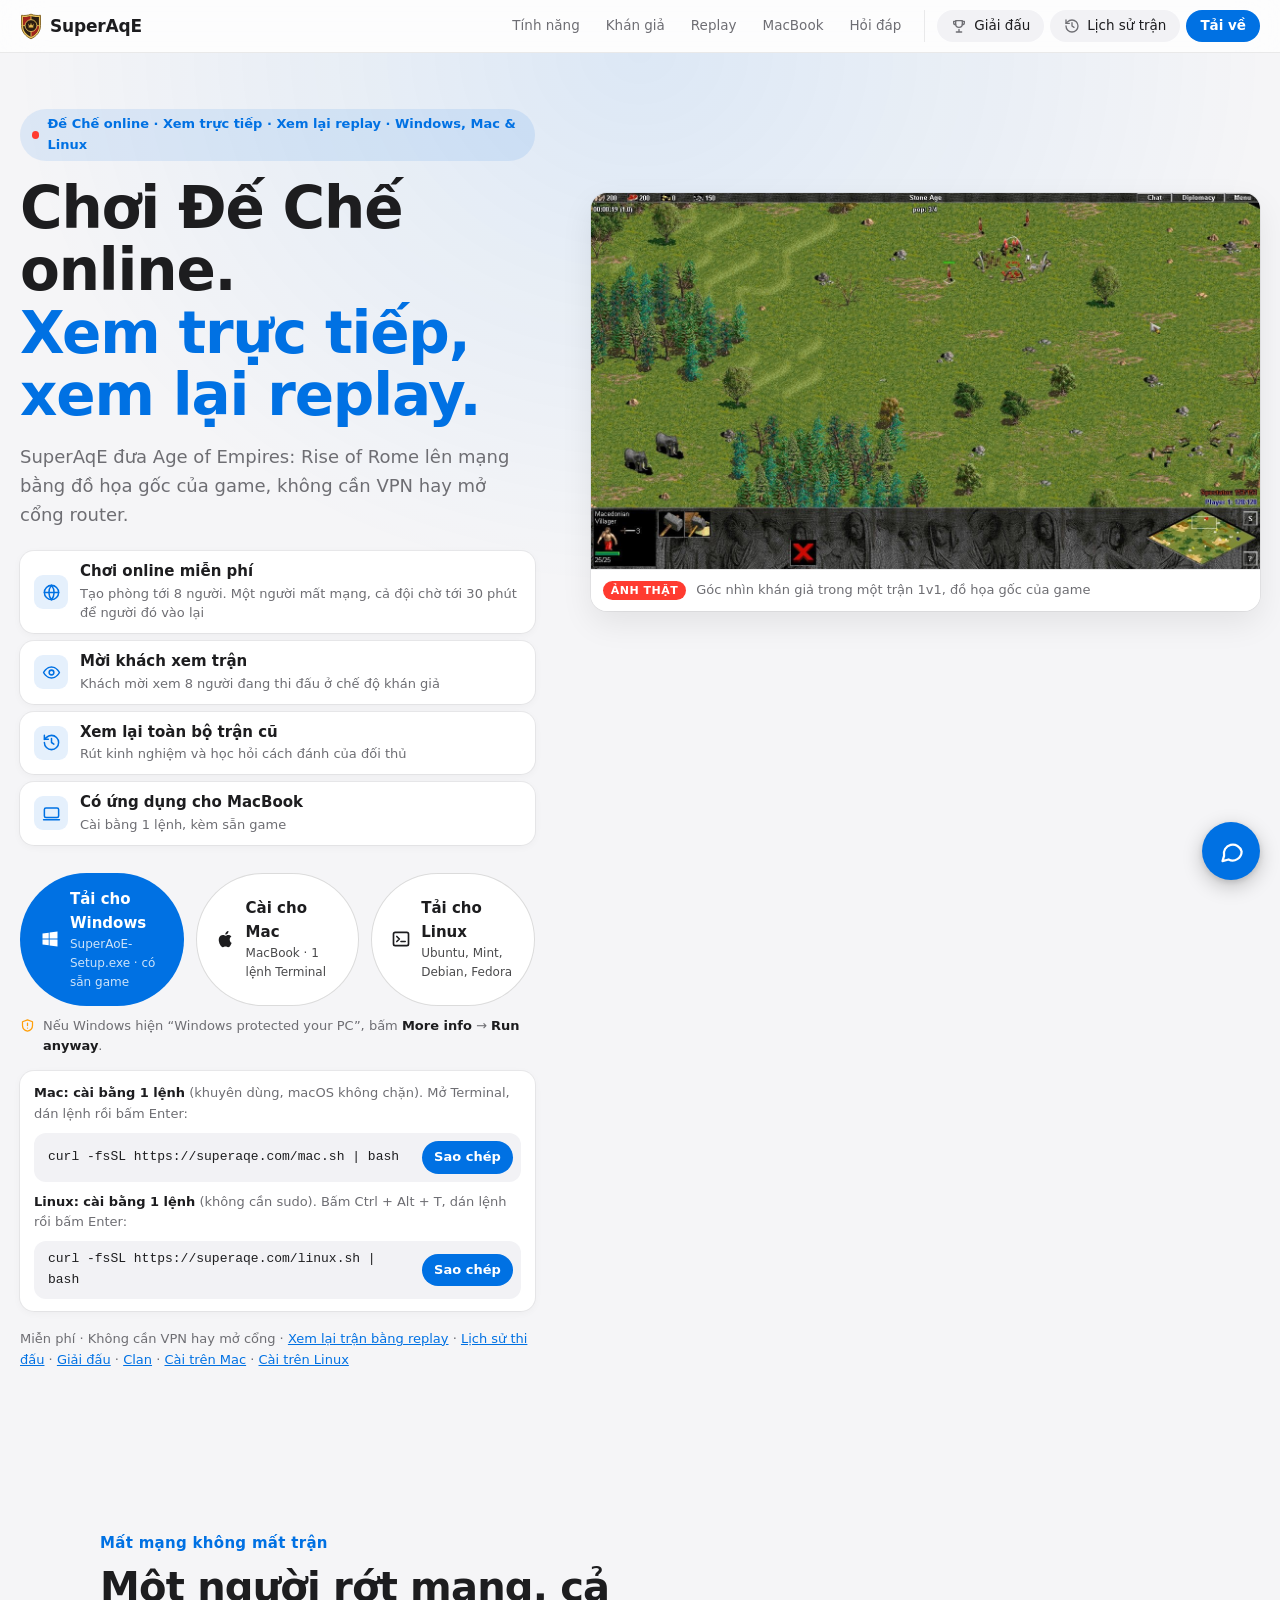
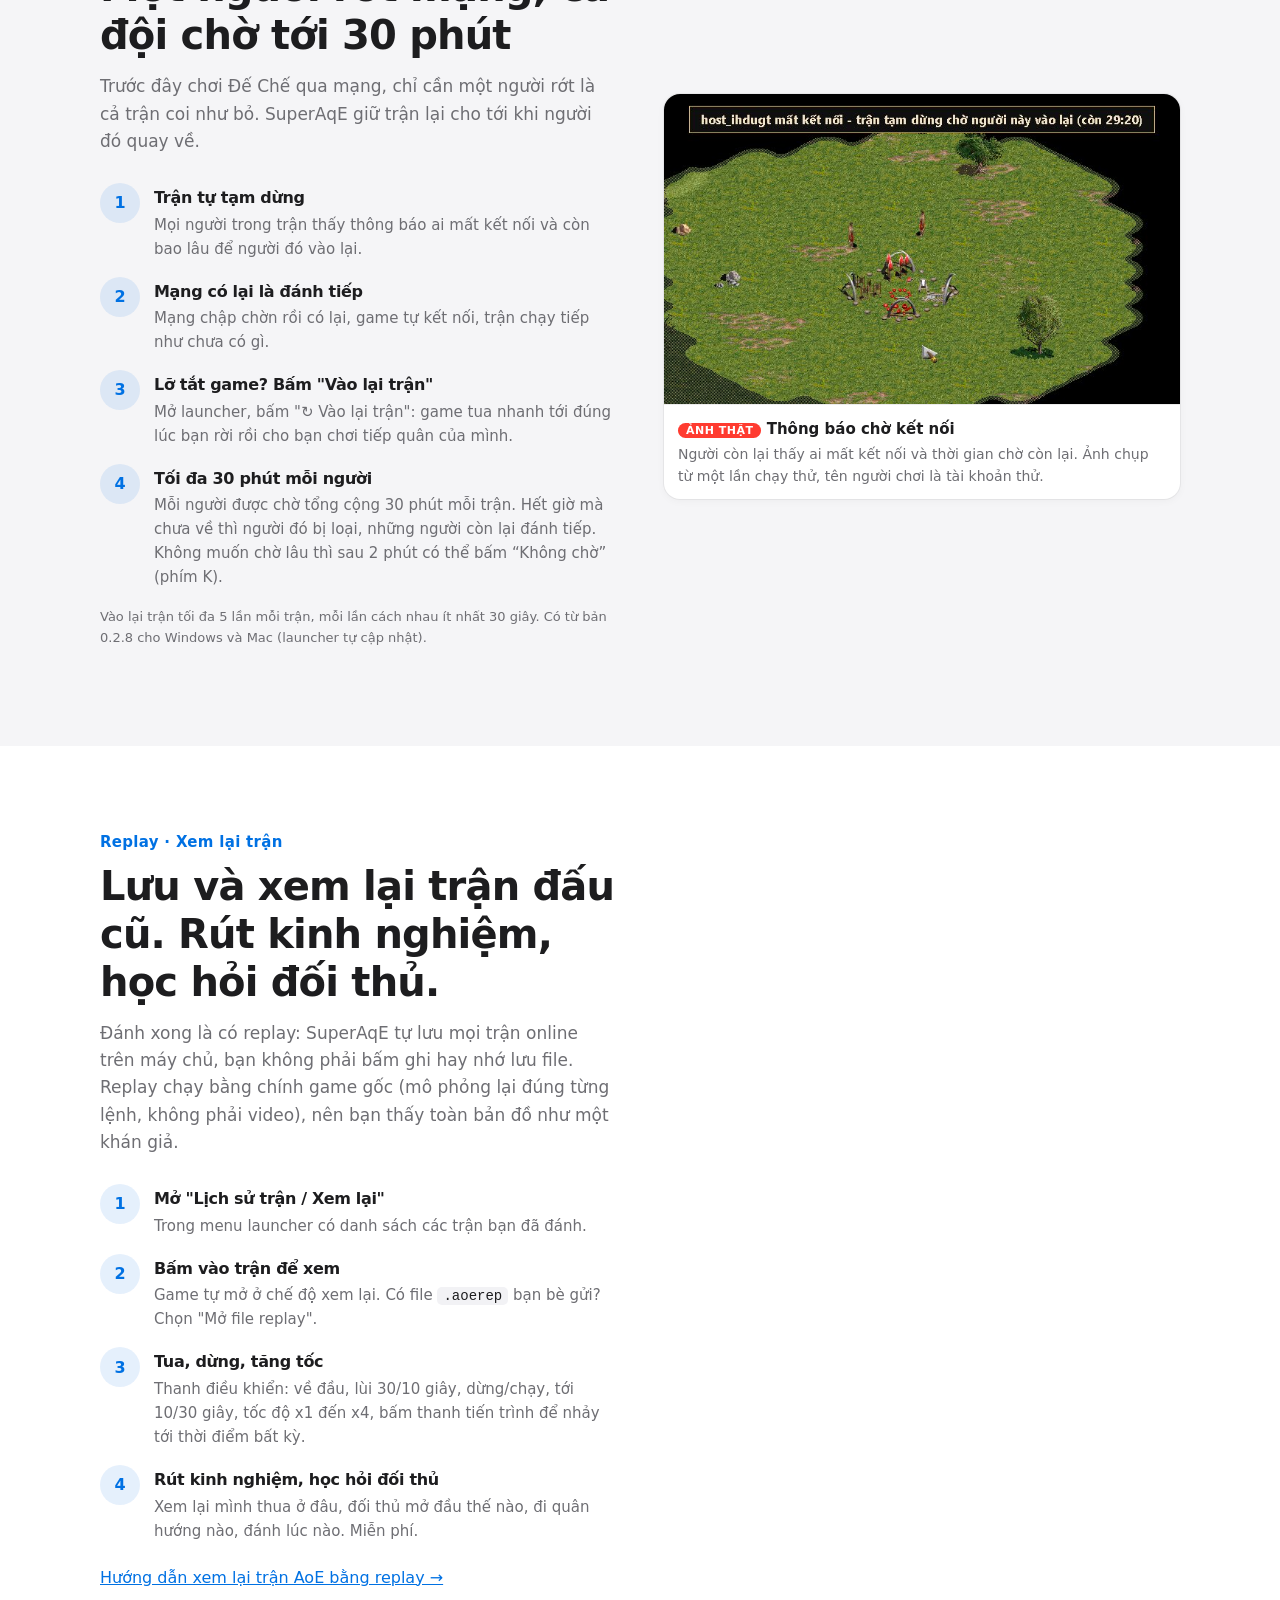
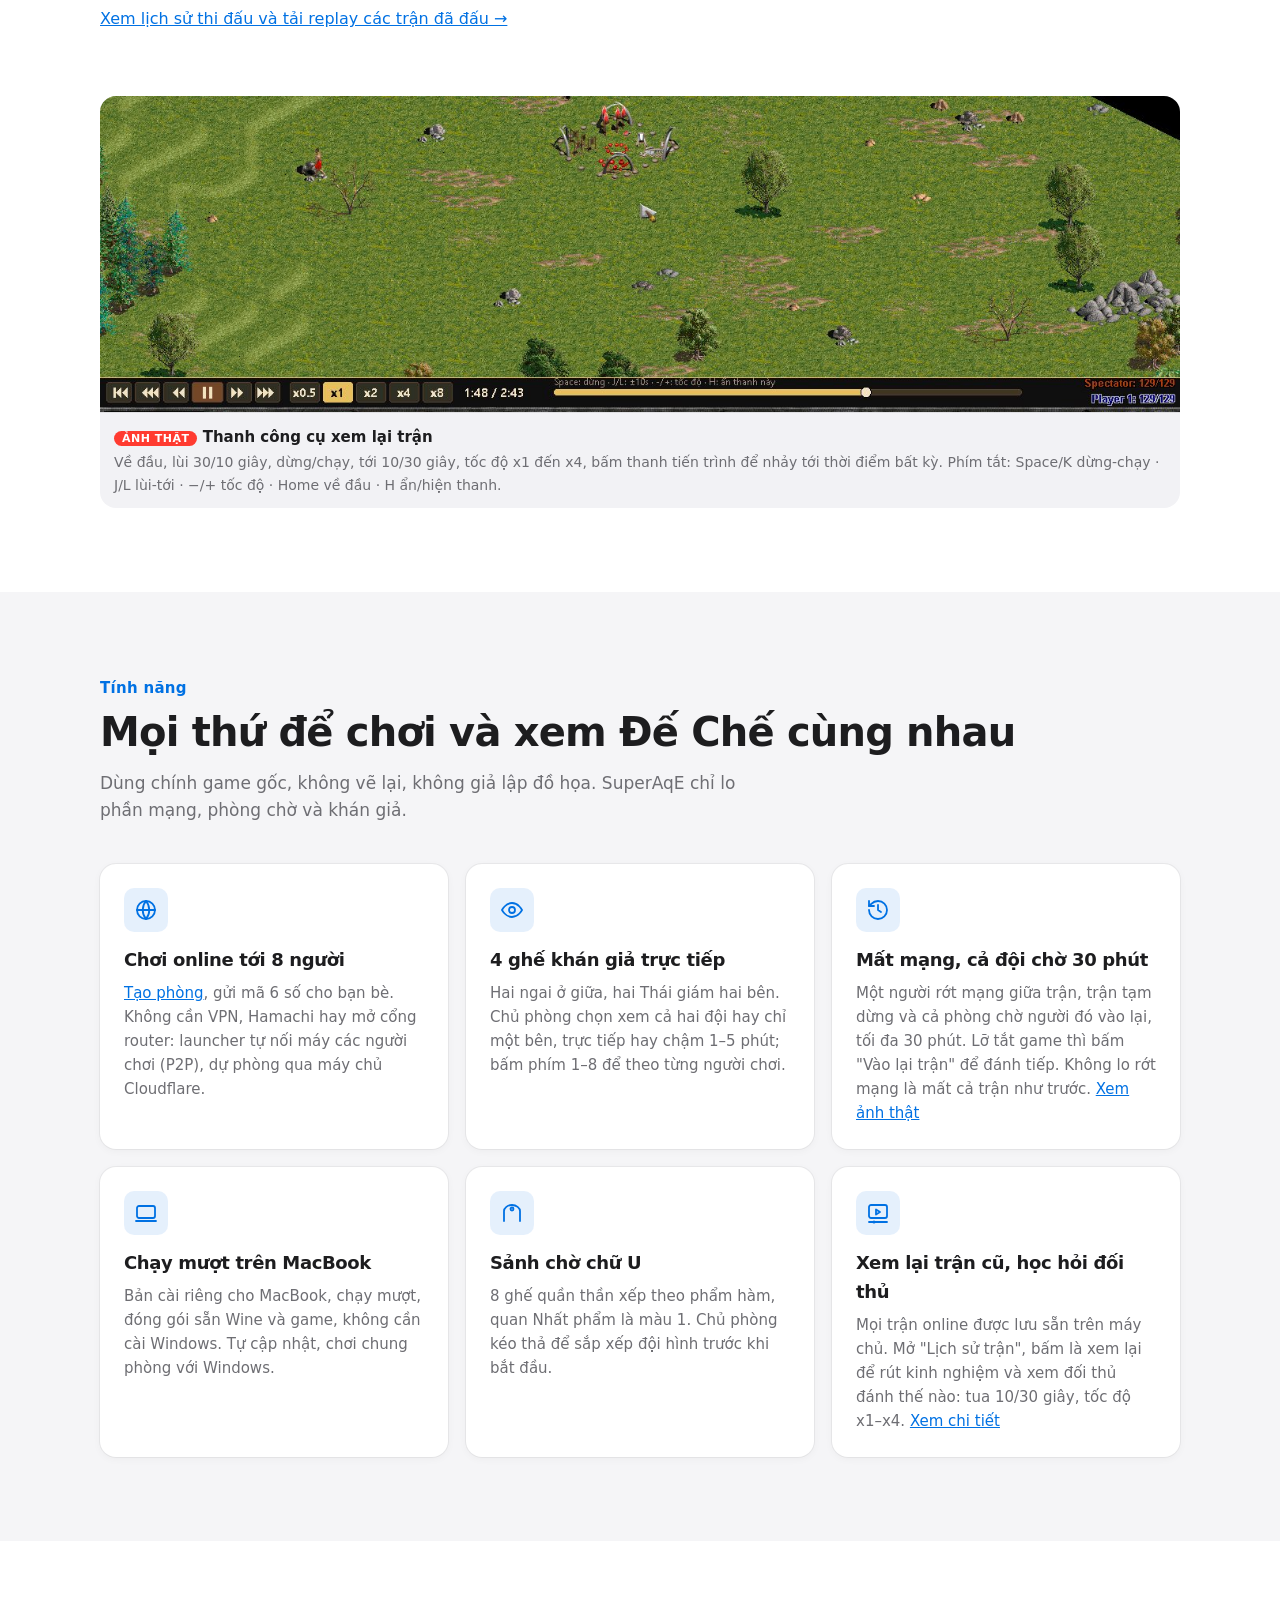
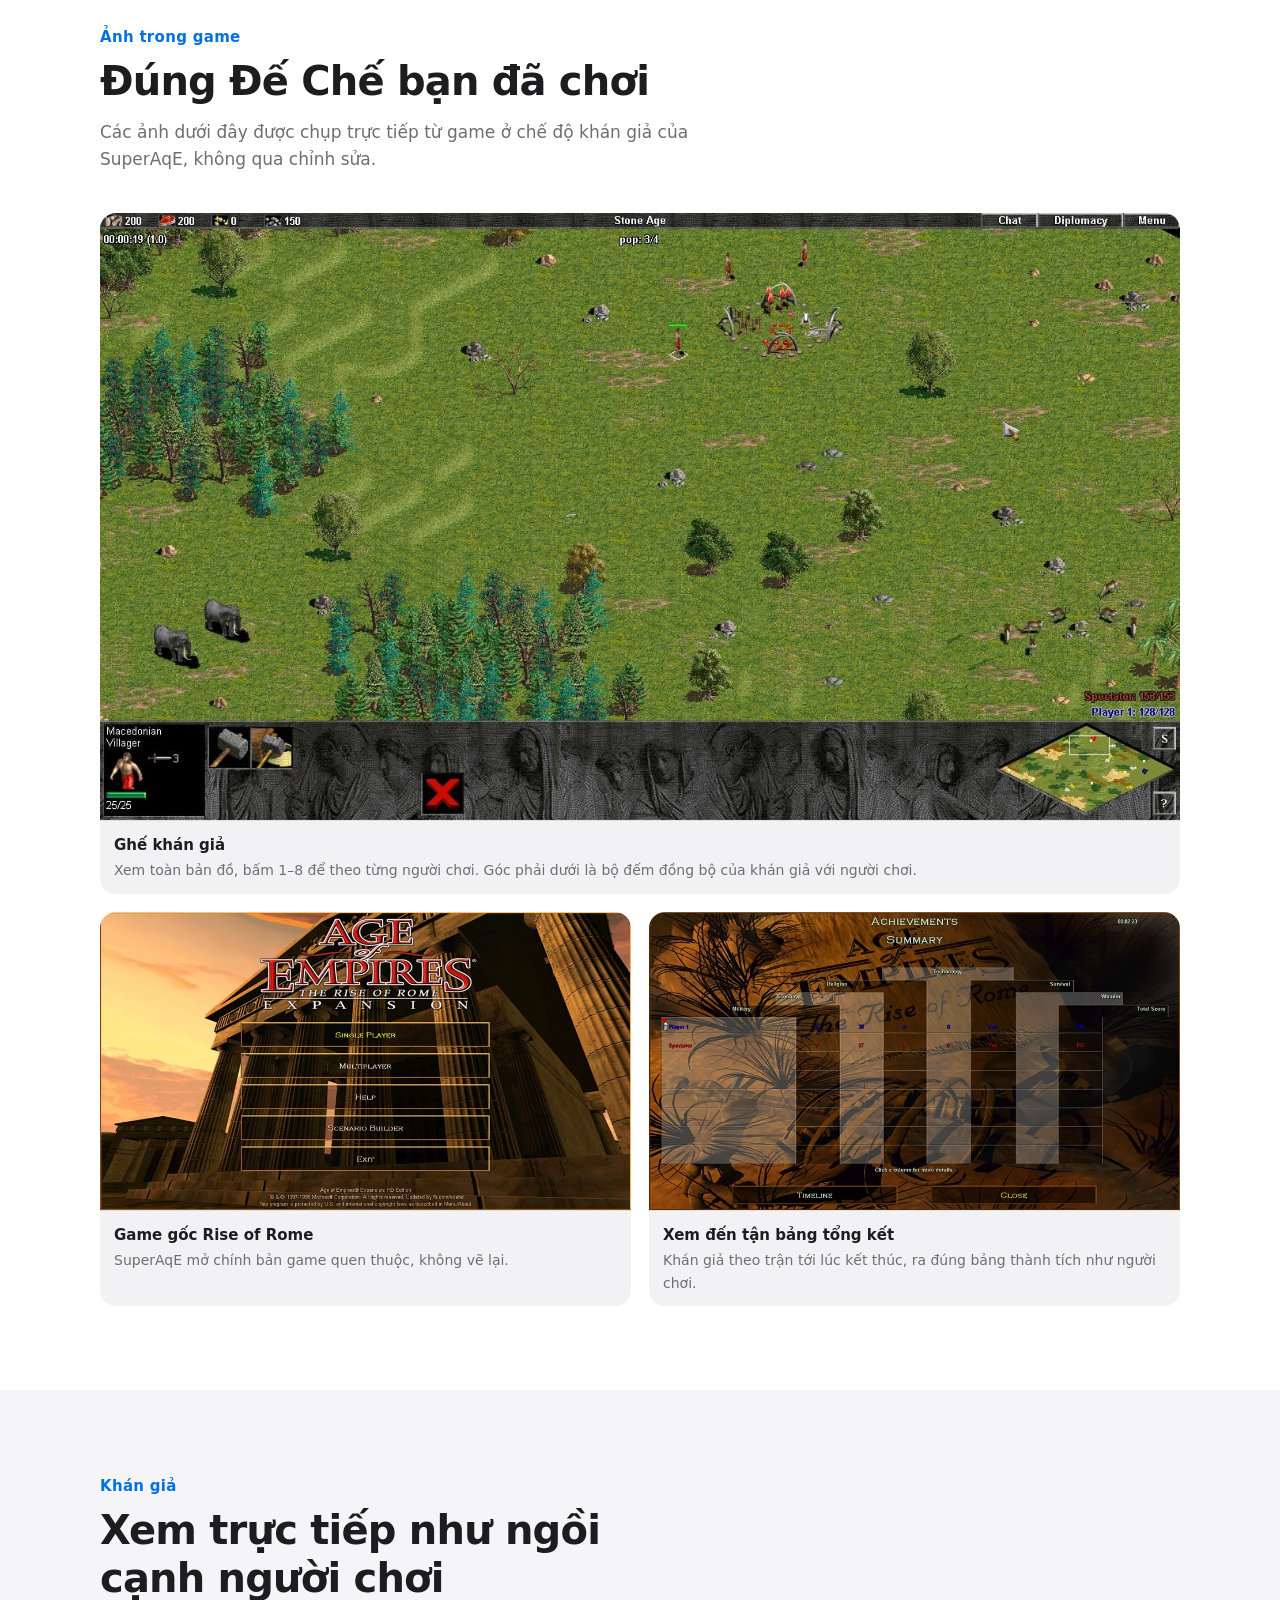
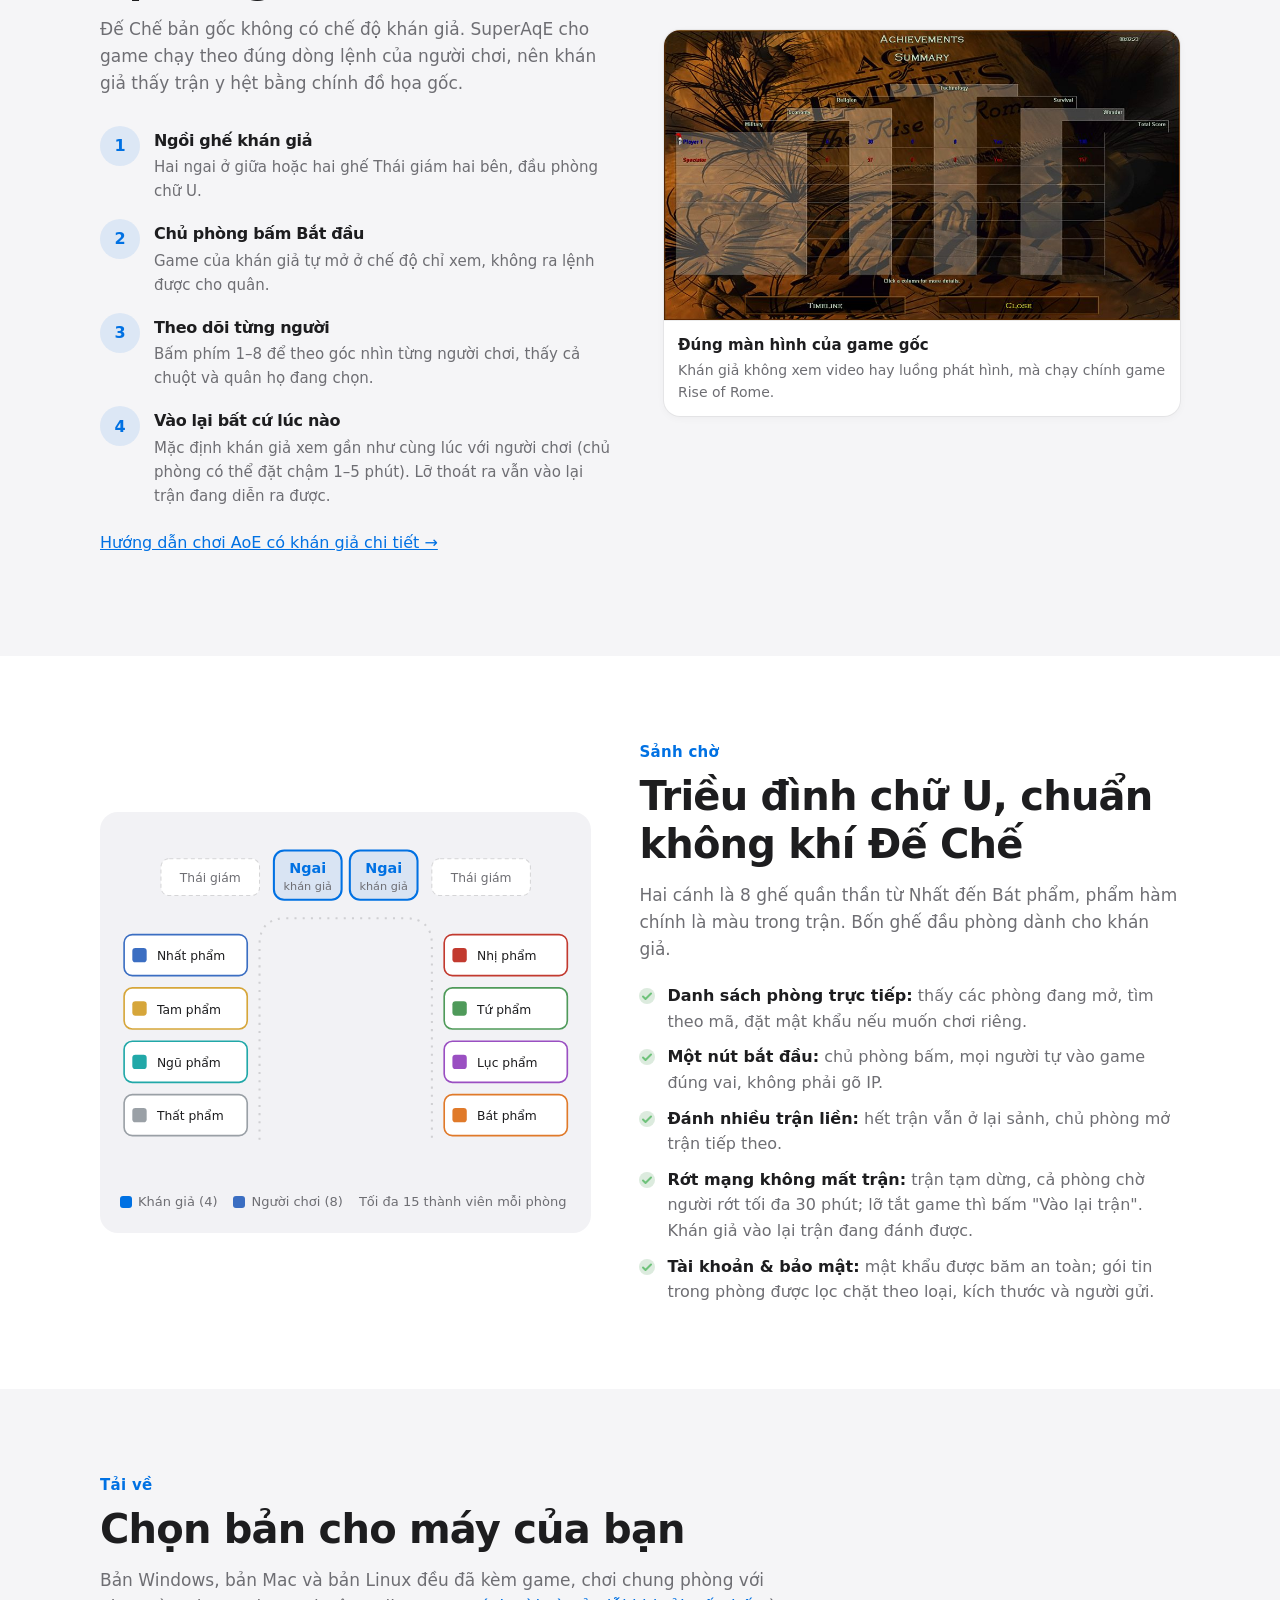
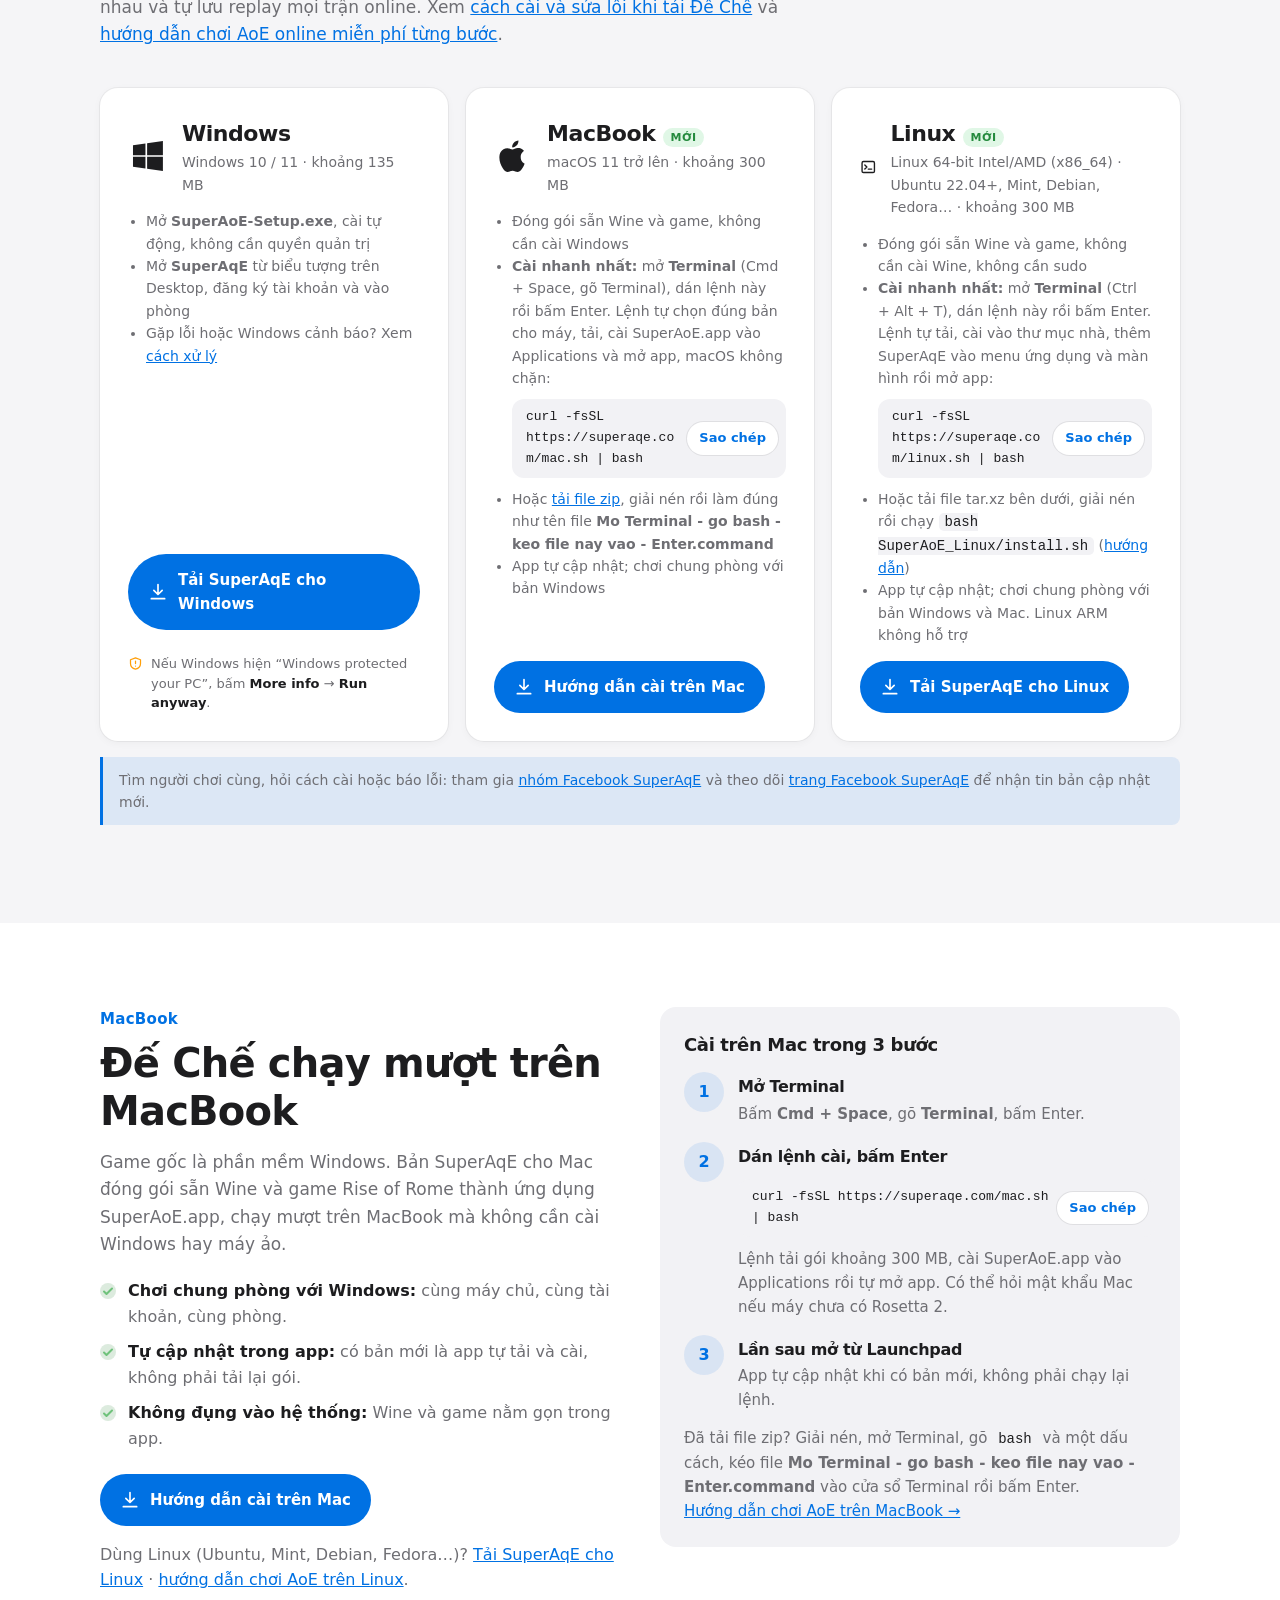
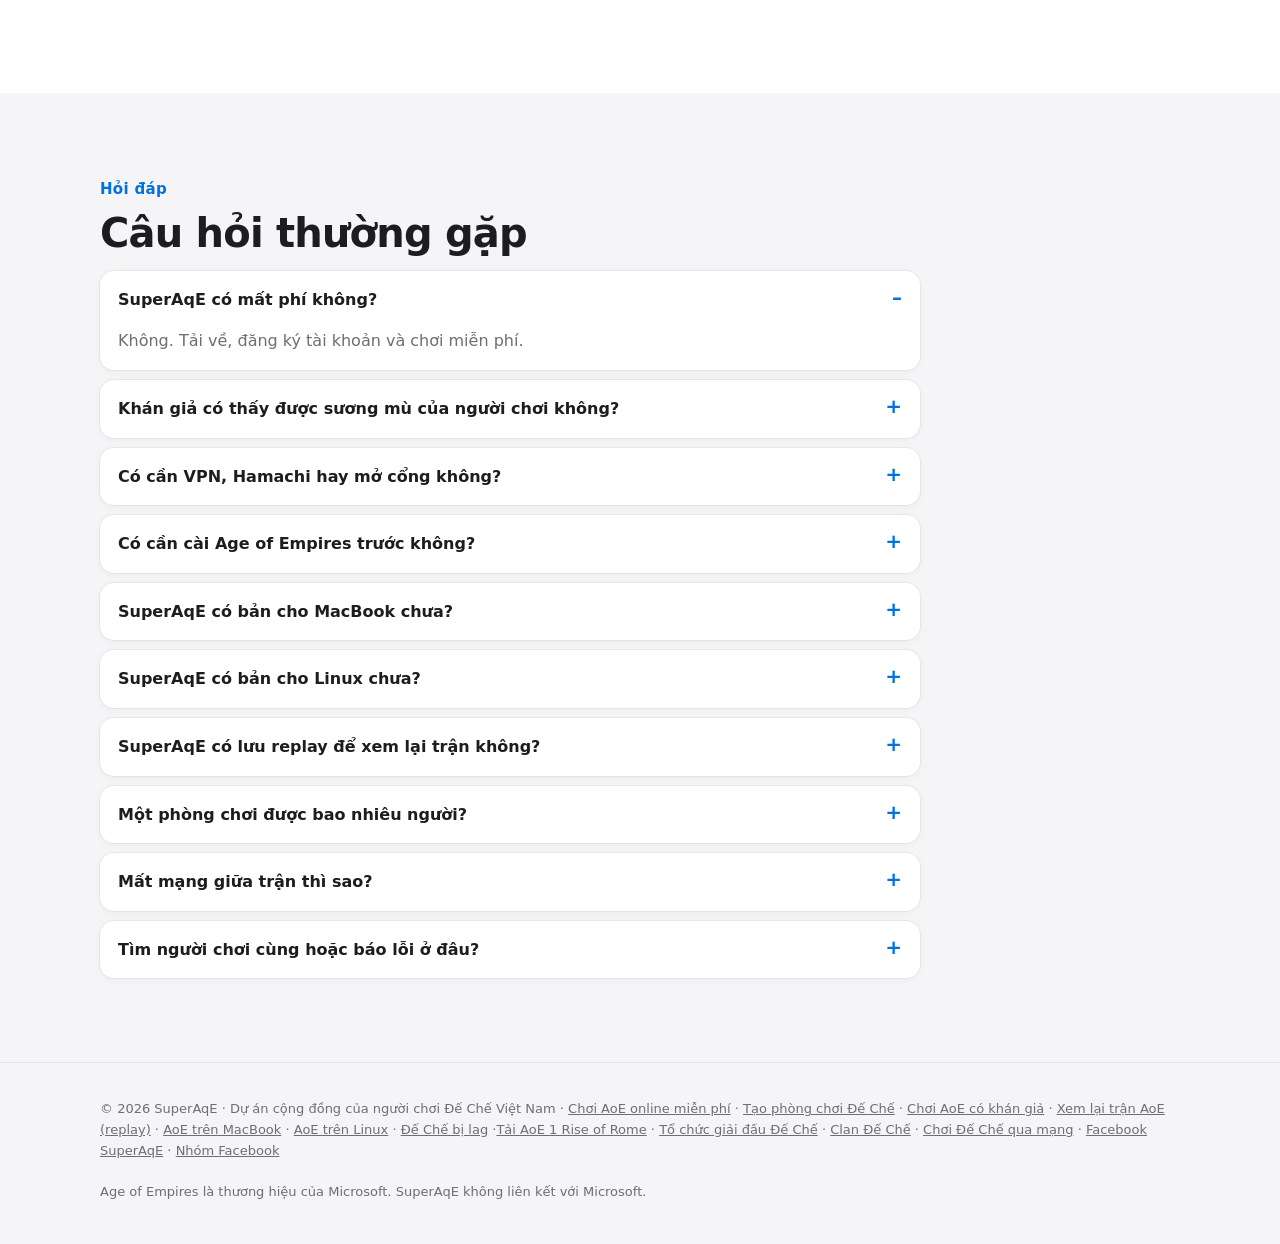
<file: index.html>
<!doctype html>
<html lang="vi">
<head>
<meta charset="utf-8">
<meta name="viewport" content="width=device-width, initial-scale=1">
<title>Chơi Đế Chế (AoE) online miễn phí, replay, Mac – SuperAqE</title>
<meta name="description" content="SuperAqE: chơi Đế Chế (AoE) online miễn phí, lưu và xem lại trận cũ để rút kinh nghiệm, học hỏi đối thủ. Chạy mượt trên Windows và MacBook.">
<meta property="og:title" content="SuperAqE – Chơi Đế Chế online, xem lại replay, có bản Mac">
<meta property="og:description" content="Chơi AoE online 8 người + 4 khán giả xem trực tiếp. Lưu và xem lại trận đấu cũ để rút kinh nghiệm, học hỏi từ đối thủ. Chạy mượt trên Windows và MacBook. Miễn phí.">
<meta property="og:type" content="website">
<meta property="og:url" content="https://superaqe.com/">
<meta property="og:image" content="https://superaqe.com/img/spectator.jpg">
<meta property="og:image:width" content="1366">
<meta property="og:image:height" content="768">
<meta property="og:image:alt" content="Góc nhìn khán giả SuperAqE trong một trận Đế Chế">
<meta name="robots" content="index, follow, max-image-preview:large">
<link rel="canonical" href="https://superaqe.com/">
<link rel="alternate" hreflang="vi" href="https://superaqe.com/">
<link rel="alternate" hreflang="x-default" href="https://superaqe.com/">
<meta property="og:locale" content="vi_VN">
<meta property="og:site_name" content="SuperAqE">
<meta name="twitter:card" content="summary_large_image">
<meta name="twitter:title" content="SuperAqE – Chơi Đế Chế online, xem lại replay, có bản Mac">
<meta name="twitter:description" content="Chơi AoE online miễn phí, xem lại trận cũ để rút kinh nghiệm và học hỏi đối thủ. Chạy mượt trên Windows và MacBook.">
<meta name="twitter:image" content="https://superaqe.com/img/spectator.jpg">
<meta name="theme-color" content="#f5f5f7" media="(prefers-color-scheme: light)">
<meta name="theme-color" content="#111113" media="(prefers-color-scheme: dark)">
<script type="application/ld+json">
{
 "@context": "https://schema.org",
 "@type": "Organization",
 "@id": "https://superaqe.com/#org",
 "name": "SuperAqE",
 "url": "https://superaqe.com/",
 "logo": "https://superaqe.com/logo.png",
 "sameAs": [
  "https://www.facebook.com/profile.php?id=61595397195188",
  "https://github.com/tungnb/superaoe-web"
 ]
}
</script>
<script type="application/ld+json">
{
 "@context": "https://schema.org",
 "@type": "WebSite",
 "@id": "https://superaqe.com/#website",
 "name": "SuperAqE",
 "url": "https://superaqe.com/",
 "inLanguage": "vi",
 "publisher": {
  "@id": "https://superaqe.com/#org"
 }
}
</script>
<script type="application/ld+json">
{
 "@context": "https://schema.org",
 "@type": "SoftwareApplication",
 "name": "SuperAqE",
 "applicationCategory": "GameApplication",
 "operatingSystem": "Windows, macOS, Linux",
 "description": "Launcher chơi Đế Chế (Age of Empires 1 Rise of Rome) online cho Windows 10/11 và MacBook: tài khoản, danh sách phòng, phòng chờ 8 người chơi + 4 khán giả xem trực tiếp, mọi trận tự lưu replay để xem lại, không cần VPN hay mở cổng.",
 "url": "https://superaqe.com/",
 "downloadUrl": ["https://superaqe.com/download/setup", "https://superaqe.com/download/mac", "https://superaqe.com/download/mac-intel", "https://superaqe.com/download/linux"],
 "softwareVersion": "1.0.48",
 "featureList": [
  "Chơi Đế Chế online tới 8 người, không cần VPN hay mở cổng",
  "4 ghế khán giả xem trực tiếp bằng đồ họa gốc",
  "Chủ phòng chọn khán giả xem một bên hoặc cả hai, trực tiếp hoặc chậm 1–5 phút",
  "Khán giả và replay thấy công nghệ từng người chơi đã nghiên cứu (icon gốc của game)",
  "Lưu và xem lại trận đấu cũ (replay tự lưu mọi trận online) để rút kinh nghiệm và học hỏi từ đối thủ",
  "Trình xem replay: tua lùi/tới 10 và 30 giây, tốc độ x1 đến x4, nhảy tới thời điểm bất kỳ, khóa theo màn hình từng người chơi",
  "Khán giả và replay thấy thao tác chuột, khung kéo chọn, nhà đang đặt và quân đang chọn của người chơi",
  "Lịch sử trận công khai trên web, tải replay, bảng điểm cuối trận; giải đấu loại trực tiếp với kết quả tự động",
  "Bản cho Windows 10/11 và macOS, chạy mượt trên MacBook",
  "Bản cho Linux 64-bit (Ubuntu, Linux Mint, Debian, Fedora…), kèm sẵn Wine và game, cài không cần sudo",
  "Phòng chờ chữ U, mã phòng 6 số",
  "Tùy chọn phòng: tầm nhìn đồng minh từ đầu trận, Mirror random (hai đội cùng bộ nước), độ phân giải 1024×768 đến 1920×1080",
  "Lưu trận đang chơi dở khi mọi người chơi đồng ý, hôm khác đánh tiếp đúng chỗ đã dừng",
  "Launcher tự cập nhật"
 ],
 "inLanguage": "vi",
 "offers": {
  "@type": "Offer",
  "price": "0",
  "priceCurrency": "VND"
 },
 "publisher": {
  "@id": "https://superaqe.com/#org"
 },
 "screenshot": "https://superaqe.com/img/spectator.jpg"
}
</script>
<script type="application/ld+json">
{
 "@context": "https://schema.org",
 "@type": "FAQPage",
 "mainEntity": [
  {
   "@type": "Question",
   "name": "SuperAqE có mất phí không?",
   "acceptedAnswer": {
    "@type": "Answer",
    "text": "Không. Tải về, đăng ký tài khoản và chơi miễn phí."
   }
  },
  {
   "@type": "Question",
   "name": "Khán giả có thấy được sương mù của người chơi không?",
   "acceptedAnswer": {
    "@type": "Answer",
    "text": "Khán giả thấy toàn bản đồ và có thể chuyển sang góc nhìn của từng người chơi bằng phím 1–8. Khán giả xem gần như cùng lúc với người chơi, nên chủ phòng nên mời khán giả mình tin tưởng."
   }
  },
  {
   "@type": "Question",
   "name": "Có cần VPN, Hamachi hay mở cổng không?",
   "acceptedAnswer": {
    "@type": "Answer",
    "text": "Không. Launcher tự nối các máy trong trận với nhau (P2P qua WebRTC), không nối thẳng được thì chạy qua máy chủ SuperAqE trên Cloudflare; chỉ cần có Internet là vào phòng được."
   }
  },
  {
   "@type": "Question",
   "name": "Có cần cài Age of Empires trước không?",
   "acceptedAnswer": {
    "@type": "Answer",
    "text": "Không. Bộ cài SuperAoE-Setup.exe đã có sẵn Age of Empires 1 Rise of Rome, cài là chạy."
   }
  },
  {
   "@type": "Question",
   "name": "SuperAqE có bản cho MacBook chưa?",
   "acceptedAnswer": {
    "@type": "Answer",
    "text": "Có. SuperAqE có bản cài riêng, chạy mượt trên MacBook, cài bằng 1 lệnh Terminal: curl -fsSL https://superaqe.com/mac.sh | bash. Gói đã kèm Wine và game, cài thành ứng dụng SuperAqE trong thư mục Applications và tự cập nhật trong app. Có bản cho cả Mac chip Apple (M1, M2, M3, M4…) và Mac chip Intel, cần macOS 11 trở lên; lệnh cài tự nhận loại chip và tải đúng bản. Bản Mac chơi chung phòng với bản Windows."
   }
  },
  {
   "@type": "Question",
   "name": "SuperAqE có bản cho Linux chưa?",
   "acceptedAnswer": {
    "@type": "Answer",
    "text": "Có. SuperAqE có bản cho Linux 64-bit Intel/AMD (x86_64) có giao diện đồ họa: Ubuntu 22.04 trở lên, Linux Mint, Debian, Fedora…, tải tại superaqe.com/download/linux. Gói đã kèm Wine và game, không cần cài Wine, không cần sudo, tự cập nhật. Cách cài dễ nhất: mở Terminal (Ctrl + Alt + T), dán curl -fsSL https://superaqe.com/linux.sh | bash rồi bấm Enter. Bản Linux chơi chung phòng với bản Windows và Mac. Linux ARM không được hỗ trợ."
   }
  },
  {
   "@type": "Question",
   "name": "SuperAqE có lưu replay để xem lại trận không?",
   "acceptedAnswer": {
    "@type": "Answer",
    "text": "Có. Mọi trận online trên SuperAqE được tự động lưu replay (.aoerep) trên máy chủ, để bạn xem lại trận đấu cũ, rút kinh nghiệm và học hỏi từ đối thủ. Trong launcher, vào menu Lịch sử trận / Xem lại, bấm vào trận để xem lại bằng chính game gốc, tua lùi/tới 10 hoặc 30 giây, chỉnh tốc độ x1 đến x4. Miễn phí."
   }
  },
  {
   "@type": "Question",
   "name": "Một phòng chơi được bao nhiêu người?",
   "acceptedAnswer": {
    "@type": "Answer",
    "text": "Tối đa 8 người chơi và 4 khán giả. Mỗi phòng nhận tối đa 15 thành viên."
   }
  },
  {
   "@type": "Question",
   "name": "Mất mạng giữa trận thì sao?",
   "acceptedAnswer": {
    "@type": "Answer",
    "text": "Trận tạm dừng và cả phòng chờ bạn kết nối lại, tổng cộng tối đa 30 phút mỗi trận. Mạng có lại thì game tự nối; lỡ tắt game thì mở launcher bấm \"Vào lại trận\" (tối đa 5 lần mỗi trận). Quá 30 phút thì bạn bị loại, những người khác chơi tiếp. Từ launcher 0.3.95, người rớt đã vắng quá 2 phút thì người còn lại có thể bấm “Không chờ” (phím K) để người đó rời trận và đánh tiếp. Khán giả vào lại trận lúc nào cũng được."
   }
  },
  {
   "@type": "Question",
   "name": "Tìm người chơi cùng hoặc báo lỗi ở đâu?",
   "acceptedAnswer": {
    "@type": "Answer",
    "text": "Vào nhóm Facebook SuperAqE (facebook.com/groups/1496567506003702) để hẹn trận, hỏi cách cài và báo lỗi. Tin bản cập nhật mới được đăng trên trang Facebook SuperAqE."
   }
  }
 ]
}
</script>
<link rel="icon" href="favicon.svg" type="image/svg+xml">
<link rel="icon" href="/favicon-32.png" sizes="32x32" type="image/png">
<link rel="apple-touch-icon" href="/apple-touch-icon.png">
<style>
:root {
  --gold: #e8c35a; --gold2: #b8902f; --ink: #221a12;
  --bg: #140f0a; --bg2: #1c150e; --panel: #2c2218; --panel2: #3a2d1e;
  --line: #5a4728; --text: #f2e6cf; --dim: #b7a583; --red: #a33a32; --green: #4f9a5a;
  --serif: "Playfair Display", Georgia, serif;
  --sans: "Be Vietnam Pro", "Segoe UI", system-ui, sans-serif;
}
* { box-sizing: border-box; }
html { scroll-behavior: smooth; }
body { margin: 0; background: var(--bg); color: var(--text); font-family: var(--sans); font-size: 16px; line-height: 1.6; overflow-x: hidden; }
a { color: var(--gold); }
img, svg { max-width: 100%; }
.wrap { max-width: 1120px; margin: 0 auto; padding: 0 20px; }
.wrap > *, .grid3 > *, .dl > * { min-width: 0; }

/* Header */
.top { position: sticky; top: 0; z-index: 10; background: rgba(20,15,10,.88); backdrop-filter: blur(8px); border-bottom: 1px solid rgba(184,144,47,.35); }
.top .wrap { display: flex; align-items: center; justify-content: space-between; height: 60px; gap: 16px; }
.brand { display: flex; align-items: center; gap: 10px; font-family: var(--serif); font-weight: 800; font-size: 22px; color: var(--gold); text-decoration: none; letter-spacing: .3px; }
.brand img { width: 30px; height: 36px; }
.nav { display: flex; align-items: center; gap: 22px; }
.nav a { white-space: nowrap; color: var(--dim); text-decoration: none; font-size: 14px; font-weight: 500; }
.nav a:hover { color: var(--text); }
/* Right-hand action pair: Lịch sử trận + Tải về, same height, set off from the section links by a divider. */
.nav .acts { display: flex; align-items: center; gap: 8px; padding-left: 20px; border-left: 1px solid rgba(184,144,47,.35); }
.nav .hist, .nav .cta { display: inline-flex; align-items: center; gap: 7px; height: 36px; padding: 0 14px; border-radius: 9px; }
.nav .hist { color: var(--text); background: rgba(232,195,90,.07); border: 1px solid rgba(184,144,47,.45); font-weight: 600; }
.nav .hist svg { width: 16px; height: 16px; flex: none; color: var(--gold); }
.nav .hist:hover { color: var(--text); background: rgba(232,195,90,.14); border-color: var(--gold2); }
.nav .cta { color: var(--ink); background: linear-gradient(#e8c35a, #b8902f); border: 1px solid transparent; font-weight: 700; }
.nav .cta:hover { color: var(--ink); filter: brightness(1.08); }

/* Hero */
.hero { position: relative; padding: 56px 0 64px; background:
  radial-gradient(ellipse 80% 60% at 50% 0%, rgba(232,195,90,.16), transparent 70%),
  radial-gradient(ellipse at bottom, #2a2015, var(--bg) 70%); overflow: hidden; }
.hero .wrap { display: grid; grid-template-columns: 1.05fr .95fr; gap: 48px; align-items: center; }
.eyebrow { display: inline-flex; gap: 8px; align-items: center; font-size: 13px; font-weight: 600; color: var(--gold); border: 1px solid rgba(232,195,90,.4); padding: 5px 12px; border-radius: 999px; background: rgba(232,195,90,.07); }
.dot { width: 8px; height: 8px; border-radius: 50%; background: #e0493c; box-shadow: 0 0 0 0 rgba(224,73,60,.6); animation: pulse 1.8s infinite; }
@keyframes pulse { 70% { box-shadow: 0 0 0 9px rgba(224,73,60,0); } 100% { box-shadow: 0 0 0 0 rgba(224,73,60,0); } }
h1 { font-family: var(--serif); font-size: clamp(36px, 5vw, 58px); line-height: 1.08; margin: 16px 0 16px; font-weight: 800; }
h1 .g { color: var(--gold); }
.lead { font-size: 18px; color: var(--dim); max-width: 560px; margin: 0 0 22px; }
.feats { list-style: none; margin: 0 0 28px; padding: 0; display: grid; gap: 8px; max-width: 560px; }
.feats a { display: flex; gap: 12px; align-items: center; padding: 10px 14px; border-radius: 12px; border: 1px solid rgba(184,144,47,.35); background: rgba(44,34,24,.65); color: var(--dim); text-decoration: none; font-size: 13px; line-height: 1.45; transition: border-color .15s, background .15s; }
.feats a:hover { border-color: var(--gold2); background: rgba(58,45,30,.8); }
.feats b { display: block; color: var(--text); font-size: 15px; margin-bottom: 2px; }
.feats .fi { flex: none; width: 34px; height: 34px; border-radius: 9px; display: grid; place-items: center; background: rgba(232,195,90,.13); color: var(--gold); }
.feats .fi svg { width: 19px; height: 19px; }
.btns { display: flex; flex-wrap: wrap; gap: 12px; }
.btn { display: inline-flex; align-items: center; gap: 10px; padding: 14px 20px; border-radius: 10px; font-weight: 700; font-size: 15px; text-decoration: none; transition: transform .15s, filter .15s; }
.btn:hover { transform: translateY(-1px); }
.btn svg { width: 20px; height: 20px; flex: none; }
.btn.primary { background: linear-gradient(#e8c35a, #b8902f); color: var(--ink); box-shadow: 0 8px 24px rgba(184,144,47,.25); }
.btn.primary:hover { filter: brightness(1.08); }
.btn.ghost { color: var(--text); border: 1px solid var(--line); background: rgba(58,45,30,.4); }
.btn.ghost:hover { border-color: var(--gold2); }
.btn small { display: block; font-weight: 500; font-size: 12px; opacity: .75; }
.hero .btns { flex-wrap: nowrap; max-width: 560px; }
.hero .btns .btn { flex: 1 1 0; min-width: 0; }
.meta { margin-top: 18px; font-size: 13px; color: var(--dim); }

/* Hero visual: spectator screen mock */
.screen { margin: 0; border: 1px solid var(--gold2); border-radius: 14px; background: #0e0b07; box-shadow: 0 30px 80px rgba(0,0,0,.6), 0 0 0 6px rgba(58,45,30,.5); overflow: hidden; }
.screen img, .shot img { display: block; width: 100%; height: auto; }
.screen figcaption { display: flex; gap: 10px; align-items: center; padding: 10px 12px; background: linear-gradient(#352817, #241b10); border-top: 1px solid var(--line); font-size: 13px; color: var(--dim); }
.live { flex: none; color: #fff; background: #c23a2f; border-radius: 4px; padding: 1px 7px; font-weight: 700; font-size: 11px; letter-spacing: .5px; }

/* Screenshot gallery */
.shots { display: grid; grid-template-columns: 1fr 1fr; gap: 18px; }
.shot { margin: 0; border: 1px solid rgba(184,144,47,.45); border-radius: 14px; overflow: hidden; background: var(--panel); }
.shot.big, .split > .shot.wide { grid-column: 1 / -1; }
.shot figcaption { padding: 12px 14px; font-size: 14px; color: var(--dim); border-top: 1px solid var(--line); }
.shot figcaption b { color: var(--text); display: block; font-size: 15px; margin-bottom: 2px; }

/* Sections */
section { padding: 84px 0; scroll-margin-top: 60px; }
.alt { background: var(--bg2); border-top: 1px solid rgba(90,71,40,.5); border-bottom: 1px solid rgba(90,71,40,.5); }
.kicker { color: var(--gold); font-weight: 700; font-size: 13px; letter-spacing: 1.5px; text-transform: uppercase; }
h2 { font-family: var(--serif); font-size: clamp(28px, 3.6vw, 40px); line-height: 1.2; margin: 8px 0 14px; }
.sub { color: var(--dim); max-width: 680px; margin: 0 0 40px; font-size: 17px; }
.grid3 { display: grid; grid-template-columns: repeat(3, 1fr); gap: 18px; }
.card { background: linear-gradient(180deg, var(--panel), #241b12); border: 1px solid rgba(184,144,47,.35); border-radius: 14px; padding: 24px; }
.card:hover { border-color: var(--gold2); }
.ico { width: 44px; height: 44px; border-radius: 10px; display: grid; place-items: center; background: rgba(232,195,90,.12); color: var(--gold); margin-bottom: 14px; }
.ico svg { width: 24px; height: 24px; }
.card h3 { margin: 0 0 6px; font-size: 18px; }
.card p { margin: 0; color: var(--dim); font-size: 15px; }

/* Feature split */
.split { display: grid; grid-template-columns: 1fr 1fr; gap: 48px; align-items: center; }
.steps { list-style: none; padding: 0; margin: 0; display: grid; gap: 16px; }
.steps li { display: grid; grid-template-columns: 40px 1fr; gap: 14px; }
.steps .n { width: 40px; height: 40px; border-radius: 50%; border: 1px solid var(--gold2); color: var(--gold); display: grid; place-items: center; font-weight: 700; font-family: var(--serif); }
.steps h3, .steps h4 { margin: 2px 0 2px; font-size: 16px; }
.steps p { margin: 0; color: var(--dim); font-size: 15px; }

/* U lobby */
.lobby { display: grid; grid-template-columns: 1fr 1.1fr; gap: 48px; align-items: center; }
.u { background: var(--panel); border: 1px solid rgba(184,144,47,.4); border-radius: 16px; padding: 20px; }
.legend { display: flex; gap: 16px; flex-wrap: wrap; margin-top: 14px; font-size: 13px; color: var(--dim); }
.legend span { display: inline-flex; gap: 6px; align-items: center; }
.legend i { width: 12px; height: 12px; border-radius: 3px; display: inline-block; }
.ticks { list-style: none; padding: 0; margin: 20px 0 0; display: grid; gap: 10px; }
.ticks li { padding-left: 28px; position: relative; color: var(--dim); }
.ticks li::before { content: ""; position: absolute; left: 0; top: 5px; width: 16px; height: 16px; border-radius: 50%; background: rgba(79,154,90,.2) url("data:image/svg+xml,%3Csvg xmlns='http://www.w3.org/2000/svg' viewBox='0 0 16 16'%3E%3Cpath d='M4 8.5l2.5 2.5L12 5.5' fill='none' stroke='%236fc27b' stroke-width='2' stroke-linecap='round' stroke-linejoin='round'/%3E%3C/svg%3E") center/16px no-repeat; }
.ticks b { color: var(--text); font-weight: 600; }

/* Download */
.dl { display: grid; grid-template-columns: repeat(3, 1fr); gap: 18px; }
.os { background: linear-gradient(180deg, var(--panel), #221a11); border: 1px solid rgba(184,144,47,.4); border-radius: 16px; padding: 28px; display: flex; flex-direction: column; gap: 14px; }
.os .osh { display: flex; align-items: center; gap: 14px; }
.os .osh svg { width: 40px; height: 40px; color: var(--gold); }
.os h3 { margin: 0; font-size: 22px; font-family: var(--serif); }
.os .req { color: var(--dim); font-size: 14px; margin: 0; }
.os ul { margin: 0; padding-left: 18px; color: var(--dim); font-size: 14px; }
.os .btn { align-self: flex-start; margin-top: auto; }
.badge { font-size: 11px; font-weight: 700; letter-spacing: .4px; padding: 3px 8px; border-radius: 999px; background: rgba(232,195,90,.15); color: var(--gold); border: 1px solid rgba(232,195,90,.35); }
.badge.new { background: rgba(79,154,90,.18); color: #8fd69a; border-color: rgba(79,154,90,.45); }

/* Mac guide */
.mac { display: grid; grid-template-columns: 1fr 1fr; gap: 40px; align-items: start; }
.code { background: #0e0b07; border: 1px solid var(--line); border-radius: 10px; padding: 14px 16px; font-family: ui-monospace, Menlo, Consolas, monospace; font-size: 13px; color: #e9d8b0; overflow-x: auto; white-space: pre; }
.note { border-left: 3px solid var(--gold2); background: rgba(232,195,90,.06); padding: 12px 16px; border-radius: 0 8px 8px 0; color: var(--dim); font-size: 14px; margin-top: 16px; }

/* FAQ */
.faq { max-width: 820px; display: grid; gap: 10px; }
details { background: var(--panel); border: 1px solid rgba(90,71,40,.9); border-radius: 12px; padding: 0 18px; }
details[open] { border-color: var(--gold2); }
summary { cursor: pointer; list-style: none; padding: 16px 0; font-weight: 600; display: flex; justify-content: space-between; gap: 12px; }
summary::-webkit-details-marker { display: none; }
summary::after { content: "+"; color: var(--gold); font-size: 20px; line-height: 1; }
details[open] summary::after { content: "–"; }
details p { margin: 0 0 16px; color: var(--dim); }

footer { padding: 36px 0 44px; border-top: 1px solid rgba(90,71,40,.6); color: var(--dim); font-size: 13px; }
footer .wrap { display: flex; justify-content: space-between; gap: 20px; flex-wrap: wrap; }
.steps li { grid-template-columns: 40px minmax(0, 1fr); }
.cmdline { display: flex; align-items: center; gap: 8px; background: #0e0b07; border: 1px solid var(--line); border-radius: 10px; padding: 8px 8px 8px 14px; margin: 10px 0; }
.cmdline code { flex: 1; min-width: 0; white-space: normal; overflow-wrap: anywhere; border: 0; padding: 0; background: none; font-size: 13px; }
.cmdline .copy { flex: none; font: inherit; font-size: 13px; font-weight: 600; cursor: pointer; border: 1px solid var(--gold2); background: var(--panel); color: var(--gold); border-radius: 7px; padding: 6px 12px; }
.cmdline .copy:hover { background: var(--panel2); }
.hero-mac { margin-top: 16px; border: 1px solid var(--line); background: rgba(58,45,30,.35); border-radius: 12px; padding: 12px 14px; }
.hero-mac p { margin: 0; font-size: 13px; color: var(--dim); }
.hero-mac p b { color: var(--text); }
.hero-mac .cmdline { margin: 8px 0 0; }
.hero-mac .cmdline code { color: var(--text); }
.hero-mac .cmdline .copy { background: linear-gradient(#e8c35a, #b8902f); color: var(--ink); border-color: transparent; font-weight: 700; }
@media (max-width: 560px) {
  .hero-mac .cmdline { flex-wrap: wrap; }
  .hero-mac .cmdline code { flex-basis: 100%; overflow-wrap: break-word; }
  .hero-mac .cmdline .copy { width: 100%; padding: 9px; }
}
code { font-family: ui-monospace, Menlo, Consolas, monospace; font-size: 14px; background: #0e0b07; border: 1px solid var(--line); border-radius: 5px; padding: 1px 6px; color: #e9d8b0; }

@media (max-width: 900px) {
  .hero { padding: 56px 0 50px; }
  .hero .wrap, .split, .lobby, .mac, .dl, .shots { grid-template-columns: 1fr; gap: 32px; }
  .shot.big { grid-column: auto; }
  .grid3 { grid-template-columns: 1fr 1fr; }
  .nav a:not(.cta):not(.hist) { display: none; }
  .nav .acts { padding-left: 0; border-left: 0; }
  section { padding: 60px 0; }
}
@media (max-width: 560px) {
  .nav .hist, .nav .cta { height: 34px; padding: 0 10px; font-size: 13px; }
  .nav .hist svg { width: 15px; height: 15px; }
}
/* Three header pills (Giải đấu, Lịch sử trận, Tải về) on a phone: no icons, tighter */
@media (max-width: 480px) {
  .nav .acts { gap: 6px; }
  .nav .hist svg { display: none; }
  .nav .hist, .nav .cta { padding: 0 8px; }
}
@media (max-width: 420px) {
  .top .brand .bname { display: none; }
}
@media (max-width: 380px) {
  .brand { font-size: 19px; gap: 8px; }
  .nav .acts { gap: 6px; }
  .nav .hist svg { display: none; }
  .wrap { padding: 0 16px; }
  .grid3 { grid-template-columns: 1fr; }
  .btn { width: 100%; justify-content: center; }
  .hero .btns { gap: 8px; }
  .hero .btns .btn { width: auto; justify-content: center; padding: 13px 8px; gap: 7px; font-size: 14px; white-space: nowrap; }
  .hero .btns .btn svg { width: 17px; height: 17px; }
  .hero .btns .btn small { display: none; }
  .os .btn { align-self: stretch; }
  .lead { font-size: 16px; }
}
@media (prefers-reduced-motion: reduce) { * { animation: none !important; transition: none !important; } html { scroll-behavior: auto; } }
/* SmartScreen hint under the Windows download buttons. */
.win-note { display: flex; align-items: flex-start; gap: 8px; margin: 10px 0 0; font-size: 13px; line-height: 1.5; color: var(--dim); }
.win-note svg { width: 15px; height: 15px; flex: none; margin-top: 2px; color: var(--gold); }
.win-note b { color: var(--text); font-weight: 600; }
</style>
<link rel="stylesheet" href="/modern.css">
</head>
<body>

<header class="top">
  <div class="wrap">
    <a class="brand" href="/">
      <img src="/favicon.svg" alt="" width="30" height="36">
      <span class="bname">SuperAqE</span>
    </a>
    <nav class="nav" aria-label="Menu chính">
      <a href="#tinh-nang">Tính năng</a>
      <a href="#khan-gia">Khán giả</a>
      <a href="#replay">Replay</a>
      <a href="#macbook">MacBook</a>
      <a href="#hoi-dap">Hỏi đáp</a>
      <div class="acts">
        <a class="hist" href="/giai-dau/"><svg viewBox="0 0 24 24" fill="none" stroke="currentColor" stroke-width="2" stroke-linecap="round" stroke-linejoin="round" aria-hidden="true"><path d="M8 21h8M12 17v4M7 4h10v5a5 5 0 01-10 0z"/><path d="M17 5h3v2a3 3 0 01-3 3M7 5H4v2a3 3 0 003 3"/></svg>Giải đấu</a>
        <a class="hist" href="/lich-su-tran/"><svg viewBox="0 0 24 24" fill="none" stroke="currentColor" stroke-width="2" stroke-linecap="round" stroke-linejoin="round" aria-hidden="true"><path d="M3 12a9 9 0 109-9 9.7 9.7 0 00-6.7 2.8L3 8"/><path d="M3 3v5h5M12 7v5l3 2"/></svg>Lịch sử trận</a>
        <a class="cta" href="#tai-ve">Tải về</a>
      </div>
    </nav>
  </div>
</header>

<main>
<section class="hero">
  <div class="wrap">
    <div>
      <span class="eyebrow"><span class="dot"></span> Đế Chế online · Xem trực tiếp · Xem lại replay · Windows, Mac &amp; Linux</span>
      <h1>Chơi Đế Chế online.<br><span class="g">Xem trực tiếp, xem lại replay.</span></h1>
      <p class="lead">SuperAqE đưa Age of Empires: Rise of Rome lên mạng bằng đồ họa gốc của game, không cần VPN hay mở cổng router.</p>
      <ul class="feats">
        <li><a href="/choi-aoe-online-mien-phi/"><span class="fi"><svg viewBox="0 0 24 24" fill="none" stroke="currentColor" stroke-width="1.9" stroke-linecap="round" stroke-linejoin="round"><circle cx="12" cy="12" r="9"/><path d="M3 12h18M12 3a14 14 0 010 18M12 3a14 14 0 000 18"/></svg></span><span><b>Chơi online miễn phí</b>Tạo phòng tới 8 người. Một người mất mạng, cả đội chờ tới 30 phút để người đó vào lại</span></a></li>
        <li><a href="/choi-aoe-co-khan-gia/"><span class="fi"><svg viewBox="0 0 24 24" fill="none" stroke="currentColor" stroke-width="1.9" stroke-linecap="round" stroke-linejoin="round"><path d="M2 12s3.5-7 10-7 10 7 10 7-3.5 7-10 7S2 12 2 12z"/><circle cx="12" cy="12" r="3"/></svg></span><span><b>Mời khách xem trận</b>Khách mời xem 8 người đang thi đấu ở chế độ khán giả</span></a></li>
        <li><a href="/xem-lai-tran-aoe-replay/"><span class="fi"><svg viewBox="0 0 24 24" fill="none" stroke="currentColor" stroke-width="1.9" stroke-linecap="round" stroke-linejoin="round"><path d="M3 12a9 9 0 109-9 9.7 9.7 0 00-6.7 2.8L3 8"/><path d="M3 3v5h5M12 7v5l3 2"/></svg></span><span><b>Xem lại toàn bộ trận cũ</b>Rút kinh nghiệm và học hỏi cách đánh của đối thủ</span></a></li>
        <li><a href="/choi-aoe-tren-macbook/"><span class="fi"><svg viewBox="0 0 24 24" fill="none" stroke="currentColor" stroke-width="1.9" stroke-linecap="round" stroke-linejoin="round"><rect x="3" y="5" width="18" height="12" rx="2"/><path d="M2 20h20"/></svg></span><span><b>Có ứng dụng cho MacBook</b>Cài bằng 1 lệnh, kèm sẵn game</span></a></li>
      </ul>
      <div class="btns">
        <a class="btn primary" data-dl="win" href="#tai-ve">
          <svg viewBox="0 0 24 24" fill="currentColor" aria-hidden="true"><path d="M3 5.5l7.5-1v7H3zm8.5-1.2L21 3v8.5h-9.5zM3 12.5h7.5v7L3 18.5zm8.5 0H21V21l-9.5-1.3z"/></svg>
          <span>Tải cho Windows<small>SuperAoE-Setup.exe · có sẵn game</small></span>
        </a>
        <a class="btn ghost" data-dl="mac" href="/choi-aoe-tren-macbook/#cai-dat">
          <svg viewBox="0 0 24 24" fill="currentColor" aria-hidden="true"><path d="M16.4 12.6c0-2.4 2-3.6 2.1-3.6-1.1-1.7-2.9-1.9-3.5-1.9-1.5-.2-2.9.9-3.7.9-.8 0-1.9-.9-3.2-.8-1.6 0-3.1 1-4 2.4-1.7 3-.4 7.4 1.2 9.8.8 1.2 1.8 2.5 3 2.4 1.2 0 1.7-.8 3.1-.8s1.9.8 3.2.8c1.3 0 2.1-1.2 2.9-2.4.9-1.4 1.3-2.7 1.3-2.8-.1 0-2.4-.9-2.4-4zM14 5.4c.7-.8 1.1-1.9 1-3-1 0-2.1.6-2.8 1.4-.6.7-1.2 1.8-1 2.9 1 .1 2.1-.5 2.8-1.3z"/></svg>
          <span>Cài cho Mac<small>MacBook · 1 lệnh Terminal</small></span>
        </a>
        <a class="btn ghost" data-dl="linux" href="https://superaqe.com/download/linux" download>
          <svg viewBox="0 0 24 24" fill="none" stroke="currentColor" stroke-width="2" stroke-linecap="round" stroke-linejoin="round" aria-hidden="true"><rect x="3" y="4" width="18" height="16" rx="2"/><path d="M7 9l3 3-3 3M12 15h5"/></svg>
          <span>Tải cho Linux<small>Ubuntu, Mint, Debian, Fedora</small></span>
        </a>
      </div>
      <p class="win-note"><svg viewBox="0 0 24 24" fill="none" stroke="currentColor" stroke-width="2" stroke-linecap="round" stroke-linejoin="round" aria-hidden="true"><path d="M12 3l8 3v6c0 5-3.5 8-8 9-4.5-1-8-4-8-9V6z"/><path d="M12 8v4M12 16h.01"/></svg><span>Nếu Windows hiện “Windows protected your PC”, bấm <b>More info</b> → <b>Run anyway</b>.</span></p>
      <div class="hero-mac">
        <p><b>Mac: cài bằng 1 lệnh</b> (khuyên dùng, macOS không chặn). Mở Terminal, dán lệnh rồi bấm Enter:</p>
        <div class="cmdline"><code>curl -fsSL https://superaqe.com/mac.sh | bash</code><button type="button" class="copy" data-copy="curl -fsSL https://superaqe.com/mac.sh | bash">Sao chép</button></div>
        <p style="margin-top:10px"><b>Linux: cài bằng 1 lệnh</b> (không cần sudo). Bấm Ctrl + Alt + T, dán lệnh rồi bấm Enter:</p>
        <div class="cmdline"><code>curl -fsSL https://superaqe.com/linux.sh | bash</code><button type="button" class="copy" data-copy="curl -fsSL https://superaqe.com/linux.sh | bash">Sao chép</button></div>
      </div>
      <p class="meta">Miễn phí · Không cần VPN hay mở cổng · <a href="/xem-lai-tran-aoe-replay/">Xem lại trận bằng replay</a> · <a href="/lich-su-tran/">Lịch sử thi đấu</a> · <a href="/giai-dau/">Giải đấu</a> · <a href="/clan/">Clan</a> · <a href="/choi-aoe-tren-macbook/">Cài trên Mac</a> · <a href="/choi-aoe-tren-linux/">Cài trên Linux</a></p>
    </div>

    <figure class="screen">
      <a href="img/spectator.jpg" target="_blank" rel="noopener"><img src="img/spectator.jpg" width="1366" height="768" fetchpriority="high" alt="Ảnh chụp thật: góc nhìn khán giả SuperAqE trong trận Đế Chế 1v1, thấy nhà chính, dân làng và bản đồ nhỏ"></a>
      <figcaption><span class="live">ẢNH THẬT</span> Góc nhìn khán giả trong một trận 1v1, đồ họa gốc của game</figcaption>
    </figure>
  </div>
</section>
<section id="mat-mang">
  <div class="wrap split">
    <div>
      <div class="kicker">Mất mạng không mất trận</div>
      <h2>Một người rớt mạng, cả đội chờ tới 30 phút</h2>
      <p class="sub" style="margin-bottom:28px">Trước đây chơi Đế Chế qua mạng, chỉ cần một người rớt là cả trận coi như bỏ. SuperAqE giữ trận lại cho tới khi người đó quay về.</p>
      <ol class="steps">
        <li><span class="n">1</span><div><h3>Trận tự tạm dừng</h3><p>Mọi người trong trận thấy thông báo ai mất kết nối và còn bao lâu để người đó vào lại.</p></div></li>
        <li><span class="n">2</span><div><h3>Mạng có lại là đánh tiếp</h3><p>Mạng chập chờn rồi có lại, game tự kết nối, trận chạy tiếp như chưa có gì.</p></div></li>
        <li><span class="n">3</span><div><h3>Lỡ tắt game? Bấm "Vào lại trận"</h3><p>Mở launcher, bấm "↻ Vào lại trận": game tua nhanh tới đúng lúc bạn rời rồi cho bạn chơi tiếp quân của mình.</p></div></li>
        <li><span class="n">4</span><div><h3>Tối đa 30 phút mỗi người</h3><p>Mỗi người được chờ tổng cộng 30 phút mỗi trận. Hết giờ mà chưa về thì người đó bị loại, những người còn lại đánh tiếp. Không muốn chờ lâu thì sau 2 phút có thể bấm “Không chờ” (phím K).</p></div></li>
      </ol>
      <p class="meta">Vào lại trận tối đa 5 lần mỗi trận, mỗi lần cách nhau ít nhất 30 giây. Có từ bản 0.2.8 cho Windows và Mac (launcher tự cập nhật).</p>
    </div>
    <figure class="shot">
      <a href="img/cho-ket-noi.jpg" target="_blank" rel="noopener"><img src="img/cho-ket-noi.jpg" width="700" height="420" loading="lazy" alt="Ảnh chụp thật trong game: thông báo một người chơi mất kết nối, trận tạm dừng chờ người này vào lại, còn 29 phút 20 giây"></a>
      <figcaption><b><span class="live">ẢNH THẬT</span> Thông báo chờ kết nối</b>Người còn lại thấy ai mất kết nối và thời gian chờ còn lại. Ảnh chụp từ một lần chạy thử, tên người chơi là tài khoản thử.</figcaption>
    </figure>
  </div>
</section>
<section id="replay" class="alt">
  <div class="wrap split">
    <div>
      <div class="kicker">Replay · Xem lại trận</div>
      <h2>Lưu và xem lại trận đấu cũ. Rút kinh nghiệm, học hỏi đối thủ.</h2>
      <p class="sub" style="margin-bottom:28px">Đánh xong là có replay: SuperAqE tự lưu mọi trận online trên máy chủ, bạn không phải bấm ghi hay nhớ lưu file. Replay chạy bằng chính game gốc (mô phỏng lại đúng từng lệnh, không phải video), nên bạn thấy toàn bản đồ như một khán giả.</p>
      <ol class="steps">
        <li><span class="n">1</span><div><h3>Mở "Lịch sử trận / Xem lại"</h3><p>Trong menu launcher có danh sách các trận bạn đã đánh.</p></div></li>
        <li><span class="n">2</span><div><h3>Bấm vào trận để xem</h3><p>Game tự mở ở chế độ xem lại. Có file <code>.aoerep</code> bạn bè gửi? Chọn "Mở file replay".</p></div></li>
        <li><span class="n">3</span><div><h3>Tua, dừng, tăng tốc</h3><p>Thanh điều khiển: về đầu, lùi 30/10 giây, dừng/chạy, tới 10/30 giây, tốc độ x1 đến x4, bấm thanh tiến trình để nhảy tới thời điểm bất kỳ.</p></div></li>
        <li><span class="n">4</span><div><h3>Rút kinh nghiệm, học hỏi đối thủ</h3><p>Xem lại mình thua ở đâu, đối thủ mở đầu thế nào, đi quân hướng nào, đánh lúc nào. Miễn phí.</p></div></li>
      </ol>
      <p style="margin-top:22px"><a href="/xem-lai-tran-aoe-replay/">Hướng dẫn xem lại trận AoE bằng replay →</a></p>
      <p><a href="/lich-su-tran/">Xem lịch sử thi đấu và tải replay các trận đã đấu →</a></p>
    </div>
    <figure class="shot wide">
      <a href="img/replay-tua.jpg" target="_blank" rel="noopener"><img src="img/replay-tua.jpg" width="1366" height="400" loading="lazy" alt="Ảnh chụp thật thanh công cụ xem lại trận của SuperAqE: về đầu, lùi 30 và 10 giây, dừng, tới 10 và 30 giây, tốc độ x0.5 đến x8, thời gian 1:48 / 2:43 và thanh tiến trình"></a>
      <figcaption><b><span class="live">ẢNH THẬT</span> Thanh công cụ xem lại trận</b>Về đầu, lùi 30/10 giây, dừng/chạy, tới 10/30 giây, tốc độ x1 đến x4, bấm thanh tiến trình để nhảy tới thời điểm bất kỳ. Phím tắt: Space/K dừng-chạy · J/L lùi-tới · −/+ tốc độ · Home về đầu · H ẩn/hiện thanh.</figcaption>
    </figure>
  </div>
</section>

<section id="tinh-nang">
  <div class="wrap">
    <div class="kicker">Tính năng</div>
    <h2>Mọi thứ để chơi và xem Đế Chế cùng nhau</h2>
    <p class="sub">Dùng chính game gốc, không vẽ lại, không giả lập đồ họa. SuperAqE chỉ lo phần mạng, phòng chờ và khán giả.</p>
    <div class="grid3">
      <div class="card">
        <div class="ico"><svg viewBox="0 0 24 24" fill="none" stroke="currentColor" stroke-width="1.8" stroke-linecap="round" stroke-linejoin="round"><circle cx="12" cy="12" r="9"/><path d="M3 12h18M12 3a14 14 0 010 18M12 3a14 14 0 000 18"/></svg></div>
        <h3>Chơi online tới 8 người</h3>
        <p><a href="/tao-phong-choi-de-che/">Tạo phòng</a>, gửi mã 6 số cho bạn bè. Không cần VPN, Hamachi hay mở cổng router: launcher tự nối máy các người chơi (P2P), dự phòng qua máy chủ Cloudflare.</p>
      </div>
      <div class="card">
        <div class="ico"><svg viewBox="0 0 24 24" fill="none" stroke="currentColor" stroke-width="1.8" stroke-linecap="round" stroke-linejoin="round"><path d="M2 12s3.5-7 10-7 10 7 10 7-3.5 7-10 7S2 12 2 12z"/><circle cx="12" cy="12" r="3"/></svg></div>
        <h3>4 ghế khán giả trực tiếp</h3>
        <p>Hai ngai ở giữa, hai Thái giám hai bên. Chủ phòng chọn xem cả hai đội hay chỉ một bên, trực tiếp hay chậm 1–5 phút; bấm phím 1–8 để theo từng người chơi.</p>
      </div>
      <div class="card">
        <div class="ico"><svg viewBox="0 0 24 24" fill="none" stroke="currentColor" stroke-width="1.8" stroke-linecap="round" stroke-linejoin="round"><path d="M3 12a9 9 0 109-9 9.7 9.7 0 00-6.7 2.8L3 8"/><path d="M3 3v5h5M12 7v5l3 2"/></svg></div>
        <h3>Mất mạng, cả đội chờ 30 phút</h3>
        <p>Một người rớt mạng giữa trận, trận tạm dừng và cả phòng chờ người đó vào lại, tối đa 30 phút. Lỡ tắt game thì bấm "Vào lại trận" để đánh tiếp. Không lo rớt mạng là mất cả trận như trước. <a href="#mat-mang">Xem ảnh thật</a></p>
      </div>
      <div class="card">
        <div class="ico"><svg viewBox="0 0 24 24" fill="none" stroke="currentColor" stroke-width="1.8" stroke-linecap="round" stroke-linejoin="round"><rect x="3" y="5" width="18" height="12" rx="2"/><path d="M2 20h20"/></svg></div>
        <h3>Chạy mượt trên MacBook</h3>
        <p>Bản cài riêng cho MacBook, chạy mượt, đóng gói sẵn Wine và game, không cần cài Windows. Tự cập nhật, chơi chung phòng với Windows.</p>
      </div>
      <div class="card">
        <div class="ico"><svg viewBox="0 0 24 24" fill="none" stroke="currentColor" stroke-width="1.8" stroke-linecap="round" stroke-linejoin="round"><path d="M4 20V10M20 20V10M4 10c0-3 3.6-6 8-6s8 3 8 6"/><circle cx="12" cy="8" r="1.5"/></svg></div>
        <h3>Sảnh chờ chữ U</h3>
        <p>8 ghế quần thần xếp theo phẩm hàm, quan Nhất phẩm là màu 1. Chủ phòng kéo thả để sắp xếp đội hình trước khi bắt đầu.</p>
      </div>
      <div class="card">
        <div class="ico"><svg viewBox="0 0 24 24" fill="none" stroke="currentColor" stroke-width="1.8" stroke-linecap="round" stroke-linejoin="round"><rect x="3" y="4" width="18" height="13" rx="2"/><path d="M10 8.5v5l4-2.5z"/><path d="M3 21h18"/><circle cx="8" cy="21" r="0.6"/></svg></div>
        <h3>Xem lại trận cũ, học hỏi đối thủ</h3>
        <p>Mọi trận online được lưu sẵn trên máy chủ. Mở "Lịch sử trận", bấm là xem lại để rút kinh nghiệm và xem đối thủ đánh thế nào: tua 10/30 giây, tốc độ x1–x4. <a href="/xem-lai-tran-aoe-replay/">Xem chi tiết</a></p>
      </div>
    </div>
  </div>
</section>


<section id="anh" class="alt">
  <div class="wrap">
    <div class="kicker">Ảnh trong game</div>
    <h2>Đúng Đế Chế bạn đã chơi</h2>
    <p class="sub">Các ảnh dưới đây được chụp trực tiếp từ game ở chế độ khán giả của SuperAqE, không qua chỉnh sửa.</p>
    <div class="shots">
      <figure class="shot big">
        <a href="img/spectator.jpg" target="_blank" rel="noopener"><img src="img/spectator.jpg" width="1366" height="768" loading="lazy" alt="Góc nhìn khán giả trong trận: nhà chính, dân làng, rừng và đàn voi"></a>
        <figcaption><b>Ghế khán giả</b>Xem toàn bản đồ, bấm 1–8 để theo từng người chơi. Góc phải dưới là bộ đếm đồng bộ của khán giả với người chơi.</figcaption>
      </figure>
      <figure class="shot">
        <a href="img/menu.jpg" target="_blank" rel="noopener"><img src="img/menu.jpg" width="960" height="540" loading="lazy" alt="Menu chính Age of Empires: The Rise of Rome"></a>
        <figcaption><b>Game gốc Rise of Rome</b>SuperAqE mở chính bản game quen thuộc, không vẽ lại.</figcaption>
      </figure>
      <figure class="shot">
        <a href="img/summary.jpg" target="_blank" rel="noopener"><img src="img/summary.jpg" width="960" height="540" loading="lazy" alt="Bảng tổng kết thành tích Đế Chế sau khi khán giả xem hết trận"></a>
        <figcaption><b>Xem đến tận bảng tổng kết</b>Khán giả theo trận tới lúc kết thúc, ra đúng bảng thành tích như người chơi.</figcaption>
      </figure>
    </div>
  </div>
</section>

<section id="khan-gia">
  <div class="wrap split">
    <div>
      <div class="kicker">Khán giả</div>
      <h2>Xem trực tiếp như ngồi cạnh người chơi</h2>
      <p class="sub" style="margin-bottom:28px">Đế Chế bản gốc không có chế độ khán giả. SuperAqE cho game chạy theo đúng dòng lệnh của người chơi, nên khán giả thấy trận y hệt bằng chính đồ họa gốc.</p>
      <ol class="steps">
        <li><span class="n">1</span><div><h3>Ngồi ghế khán giả</h3><p>Hai ngai ở giữa hoặc hai ghế Thái giám hai bên, đầu phòng chữ U.</p></div></li>
        <li><span class="n">2</span><div><h3>Chủ phòng bấm Bắt đầu</h3><p>Game của khán giả tự mở ở chế độ chỉ xem, không ra lệnh được cho quân.</p></div></li>
        <li><span class="n">3</span><div><h3>Theo dõi từng người</h3><p>Bấm phím 1–8 để theo góc nhìn từng người chơi, thấy cả chuột và quân họ đang chọn.</p></div></li>
        <li><span class="n">4</span><div><h3>Vào lại bất cứ lúc nào</h3><p>Mặc định khán giả xem gần như cùng lúc với người chơi (chủ phòng có thể đặt chậm 1–5 phút). Lỡ thoát ra vẫn vào lại trận đang diễn ra được.</p></div></li>
      </ol>
      <p style="margin-top:22px"><a href="/choi-aoe-co-khan-gia/">Hướng dẫn chơi AoE có khán giả chi tiết →</a></p>
    </div>
    <figure class="shot">
      <a href="img/summary.jpg" target="_blank" rel="noopener"><img src="img/summary.jpg" width="960" height="540" loading="lazy" alt="Màn hình bảng tổng kết Age of Empires Rise of Rome mà khán giả thấy khi trận kết thúc"></a>
      <figcaption><b>Đúng màn hình của game gốc</b>Khán giả không xem video hay luồng phát hình, mà chạy chính game Rise of Rome.</figcaption>
    </figure>
  </div>
</section>


<section id="sanh" class="alt">
  <div class="wrap lobby">
    <div class="u">
      <svg viewBox="0 0 440 330" role="img" aria-label="Sơ đồ sảnh chờ chữ U">
        <rect x="150" y="18" width="66" height="48" rx="10" fill="#3a2d1e" stroke="#e8c35a" stroke-width="2"/>
        <text x="183" y="40" text-anchor="middle" fill="#e8c35a" font-size="14" font-weight="700" font-family="Be Vietnam Pro, sans-serif">Ngai</text>
        <text x="183" y="57" text-anchor="middle" fill="#b7a583" font-size="11" font-family="Be Vietnam Pro, sans-serif">khán giả</text>
        <rect x="224" y="18" width="66" height="48" rx="10" fill="#3a2d1e" stroke="#e8c35a" stroke-width="2"/>
        <text x="257" y="40" text-anchor="middle" fill="#e8c35a" font-size="14" font-weight="700" font-family="Be Vietnam Pro, sans-serif">Ngai</text>
        <text x="257" y="57" text-anchor="middle" fill="#b7a583" font-size="11" font-family="Be Vietnam Pro, sans-serif">khán giả</text>
        <rect x="40" y="26" width="96" height="36" rx="8" fill="#2c2218" stroke="#b8902f" stroke-dasharray="4 3"/>
        <text x="88" y="49" text-anchor="middle" fill="#b7a583" font-size="12" font-family="Be Vietnam Pro, sans-serif">Thái giám</text>
        <rect x="304" y="26" width="96" height="36" rx="8" fill="#2c2218" stroke="#b8902f" stroke-dasharray="4 3"/>
        <text x="352" y="49" text-anchor="middle" fill="#b7a583" font-size="12" font-family="Be Vietnam Pro, sans-serif">Thái giám</text>
        <path d="M136 300 V110 Q136 84 162 84 H278 Q304 84 304 110 V300" fill="none" stroke="#5a4728" stroke-width="2" stroke-dasharray="2 6"/>
        <g font-family="Be Vietnam Pro, sans-serif" font-size="12">
          <g id="seatsL"></g><g id="seatsR"></g>
        </g>
      </svg>
      <div class="legend"><span><i style="background:#e8c35a"></i>Khán giả (4)</span><span><i style="background:#3b6ec2"></i>Người chơi (8)</span><span>Tối đa 15 thành viên mỗi phòng</span></div>
    </div>
    <div>
      <div class="kicker">Sảnh chờ</div>
      <h2>Triều đình chữ U, chuẩn không khí Đế Chế</h2>
      <p class="sub" style="margin-bottom:0">Hai cánh là 8 ghế quần thần từ Nhất đến Bát phẩm, phẩm hàm chính là màu trong trận. Bốn ghế đầu phòng dành cho khán giả.</p>
      <ul class="ticks">
        <li><b>Danh sách phòng trực tiếp:</b> thấy các phòng đang mở, tìm theo mã, đặt mật khẩu nếu muốn chơi riêng.</li>
        <li><b>Một nút bắt đầu:</b> chủ phòng bấm, mọi người tự vào game đúng vai, không phải gõ IP.</li>
        <li><b>Đánh nhiều trận liền:</b> hết trận vẫn ở lại sảnh, chủ phòng mở trận tiếp theo.</li>
        <li><b>Rớt mạng không mất trận:</b> trận tạm dừng, cả phòng chờ người rớt tối đa 30 phút; lỡ tắt game thì bấm "Vào lại trận". Khán giả vào lại trận đang đánh được.</li>
        <li><b>Tài khoản &amp; bảo mật:</b> mật khẩu được băm an toàn; gói tin trong phòng được lọc chặt theo loại, kích thước và người gửi.</li>
      </ul>
    </div>
  </div>
</section>

<section id="tai-ve">
  <div class="wrap">
    <div class="kicker">Tải về</div>
    <h2>Chọn bản cho máy của bạn</h2>
    <p class="sub">Bản Windows, bản Mac và bản Linux đều đã kèm game, chơi chung phòng với nhau và tự lưu replay mọi trận online. Xem <a href="/tai-aoe-rise-of-rome/">cách cài và sửa lỗi khi tải Đế Chế</a> và <a href="/choi-aoe-online-mien-phi/">hướng dẫn chơi AoE online miễn phí từng bước</a>.</p>
    <div class="dl">
      <div class="os">
        <div class="osh">
          <svg viewBox="0 0 24 24" fill="currentColor" aria-hidden="true"><path d="M3 5.5l7.5-1v7H3zm8.5-1.2L21 3v8.5h-9.5zM3 12.5h7.5v7L3 18.5zm8.5 0H21V21l-9.5-1.3z"/></svg>
          <div><h3>Windows</h3><p class="req">Windows 10 / 11 · khoảng 135 MB</p></div>
        </div>
        <ul>
          <li>Mở <b>SuperAoE-Setup.exe</b>, cài tự động, không cần quyền quản trị</li>
          <li>Mở <b>SuperAqE</b> từ biểu tượng trên Desktop, đăng ký tài khoản và vào phòng</li>
          <li>Gặp lỗi hoặc Windows cảnh báo? Xem <a href="/tai-aoe-rise-of-rome/#loi-thuong-gap">cách xử lý</a></li>
        </ul>
        <a class="btn primary" data-dl="win" href="#">
          <svg viewBox="0 0 24 24" fill="none" stroke="currentColor" stroke-width="2" stroke-linecap="round" stroke-linejoin="round" aria-hidden="true"><path d="M12 3v12M7 10l5 5 5-5M4 20h16"/></svg>
          Tải SuperAqE cho Windows
        </a>
        <p class="win-note"><svg viewBox="0 0 24 24" fill="none" stroke="currentColor" stroke-width="2" stroke-linecap="round" stroke-linejoin="round" aria-hidden="true"><path d="M12 3l8 3v6c0 5-3.5 8-8 9-4.5-1-8-4-8-9V6z"/><path d="M12 8v4M12 16h.01"/></svg><span>Nếu Windows hiện “Windows protected your PC”, bấm <b>More info</b> → <b>Run anyway</b>.</span></p>
      </div>
      <div class="os">
        <div class="osh">
          <svg viewBox="0 0 24 24" fill="currentColor" aria-hidden="true"><path d="M16.4 12.6c0-2.4 2-3.6 2.1-3.6-1.1-1.7-2.9-1.9-3.5-1.9-1.5-.2-2.9.9-3.7.9-.8 0-1.9-.9-3.2-.8-1.6 0-3.1 1-4 2.4-1.7 3-.4 7.4 1.2 9.8.8 1.2 1.8 2.5 3 2.4 1.2 0 1.7-.8 3.1-.8s1.9.8 3.2.8c1.3 0 2.1-1.2 2.9-2.4.9-1.4 1.3-2.7 1.3-2.8-.1 0-2.4-.9-2.4-4zM14 5.4c.7-.8 1.1-1.9 1-3-1 0-2.1.6-2.8 1.4-.6.7-1.2 1.8-1 2.9 1 .1 2.1-.5 2.8-1.3z"/></svg>
          <div><h3>MacBook <span class="badge new">MỚI</span></h3><p class="req">macOS 11 trở lên · khoảng 300 MB</p></div>
        </div>
        <ul>
          <li>Đóng gói sẵn Wine và game, không cần cài Windows</li>
          <li><b>Cài nhanh nhất:</b> mở <b>Terminal</b> (Cmd + Space, gõ Terminal), dán lệnh này rồi bấm Enter. Lệnh tự chọn đúng bản cho máy, tải, cài SuperAoE.app vào Applications và mở app, macOS không chặn:<div class="cmdline"><code>curl -fsSL https://superaqe.com/mac.sh | bash</code><button type="button" class="copy" data-copy="curl -fsSL https://superaqe.com/mac.sh | bash">Sao chép</button></div></li>
          <li>Hoặc <a href="/choi-aoe-tren-macbook/#tai-zip">tải file zip</a>, giải nén rồi làm đúng như tên file <b>Mo Terminal - go bash - keo file nay vao - Enter.command</b></li>
          <li>App tự cập nhật; chơi chung phòng với bản Windows</li>
        </ul>
        <a class="btn primary" data-dl="mac" href="/choi-aoe-tren-macbook/#cai-dat">
          <svg viewBox="0 0 24 24" fill="none" stroke="currentColor" stroke-width="2" stroke-linecap="round" stroke-linejoin="round" aria-hidden="true"><path d="M12 3v12M7 10l5 5 5-5M4 20h16"/></svg>
          <span data-mac-label>Hướng dẫn cài trên Mac</span>
        </a>
      </div>
      <div class="os">
        <div class="osh">
          <svg viewBox="0 0 24 24" fill="none" stroke="currentColor" stroke-width="2" stroke-linecap="round" stroke-linejoin="round" aria-hidden="true"><rect x="3" y="4" width="18" height="16" rx="2"/><path d="M7 9l3 3-3 3M12 15h5"/></svg>
          <div><h3>Linux <span class="badge new">MỚI</span></h3><p class="req">Linux 64-bit Intel/AMD (x86_64) · Ubuntu 22.04+, Mint, Debian, Fedora… · khoảng 300 MB</p></div>
        </div>
        <ul>
          <li>Đóng gói sẵn Wine và game, không cần cài Wine, không cần sudo</li>
          <li><b>Cài nhanh nhất:</b> mở <b>Terminal</b> (Ctrl + Alt + T), dán lệnh này rồi bấm Enter. Lệnh tự tải, cài vào thư mục nhà, thêm SuperAqE vào menu ứng dụng và màn hình rồi mở app:<div class="cmdline"><code>curl -fsSL https://superaqe.com/linux.sh | bash</code><button type="button" class="copy" data-copy="curl -fsSL https://superaqe.com/linux.sh | bash">Sao chép</button></div></li>
          <li>Hoặc tải file tar.xz bên dưới, giải nén rồi chạy <code>bash SuperAoE_Linux/install.sh</code> (<a href="/choi-aoe-tren-linux/#cai-dat">hướng dẫn</a>)</li>
          <li>App tự cập nhật; chơi chung phòng với bản Windows và Mac. Linux ARM không hỗ trợ</li>
        </ul>
        <a class="btn primary" data-dl="linux" href="https://superaqe.com/download/linux" download>
          <svg viewBox="0 0 24 24" fill="none" stroke="currentColor" stroke-width="2" stroke-linecap="round" stroke-linejoin="round" aria-hidden="true"><path d="M12 3v12M7 10l5 5 5-5M4 20h16"/></svg>
          Tải SuperAqE cho Linux
        </a>
      </div>
    </div>
    <p class="note">Tìm người chơi cùng, hỏi cách cài hoặc báo lỗi: tham gia <a href="https://www.facebook.com/groups/1496567506003702" target="_blank" rel="noopener">nhóm Facebook SuperAqE</a> và theo dõi <a href="https://www.facebook.com/profile.php?id=61595397195188" target="_blank" rel="noopener">trang Facebook SuperAqE</a> để nhận tin bản cập nhật mới.</p>
  </div>
</section>

<section id="macbook" class="alt">
  <div class="wrap mac">
    <div>
      <div class="kicker">MacBook</div>
      <h2>Đế Chế chạy mượt trên MacBook</h2>
      <p class="sub" style="margin-bottom:20px">Game gốc là phần mềm Windows. Bản SuperAqE cho Mac đóng gói sẵn Wine và game Rise of Rome thành ứng dụng SuperAoE.app, chạy mượt trên MacBook mà không cần cài Windows hay máy ảo.</p>
      <ul class="ticks">
        <li><b>Chơi chung phòng với Windows:</b> cùng máy chủ, cùng tài khoản, cùng phòng.</li>
        <li><b>Tự cập nhật trong app:</b> có bản mới là app tự tải và cài, không phải tải lại gói.</li>
        <li><b>Không đụng vào hệ thống:</b> Wine và game nằm gọn trong app.</li>
      </ul>
      <p style="margin-top:22px"><a class="btn primary" data-dl="mac" href="/choi-aoe-tren-macbook/#cai-dat">
        <svg viewBox="0 0 24 24" fill="none" stroke="currentColor" stroke-width="2" stroke-linecap="round" stroke-linejoin="round" aria-hidden="true"><path d="M12 3v12M7 10l5 5 5-5M4 20h16"/></svg>
        Hướng dẫn cài trên Mac</a></p>
      <p style="margin-top:14px">Dùng Linux (Ubuntu, Mint, Debian, Fedora…)? <a data-dl="linux" href="https://superaqe.com/download/linux" download>Tải SuperAqE cho Linux</a> · <a href="/choi-aoe-tren-linux/">hướng dẫn chơi AoE trên Linux</a>.</p>
    </div>
    <div>
      <div class="card">
        <h3 style="margin-bottom:12px">Cài trên Mac trong 3 bước</h3>
        <ol class="steps">
          <li><span class="n">1</span><div><h4>Mở Terminal</h4><p>Bấm <b>Cmd + Space</b>, gõ <b>Terminal</b>, bấm Enter.</p></div></li>
          <li><span class="n">2</span><div><h4>Dán lệnh cài, bấm Enter</h4><div class="cmdline"><code>curl -fsSL https://superaqe.com/mac.sh | bash</code><button type="button" class="copy" data-copy="curl -fsSL https://superaqe.com/mac.sh | bash">Sao chép</button></div><p>Lệnh tải gói khoảng 300 MB, cài SuperAoE.app vào Applications rồi tự mở app. Có thể hỏi mật khẩu Mac nếu máy chưa có Rosetta 2.</p></div></li>
          <li><span class="n">3</span><div><h4>Lần sau mở từ Launchpad</h4><p>App tự cập nhật khi có bản mới, không phải chạy lại lệnh.</p></div></li>
        </ol>
        <p style="margin-top:14px">Đã tải file zip? Giải nén, mở Terminal, gõ <code>bash</code> và một dấu cách, kéo file <b>Mo Terminal - go bash - keo file nay vao - Enter.command</b> vào cửa sổ Terminal rồi bấm Enter.</p>
        <p><a href="/choi-aoe-tren-macbook/">Hướng dẫn chơi AoE trên MacBook →</a></p>
      </div>
    </div>
  </div>
</section>

<section id="hoi-dap">
  <div class="wrap">
    <div class="kicker">Hỏi đáp</div>
    <h2>Câu hỏi thường gặp</h2>
    <div class="faq">
      <details open><summary>SuperAqE có mất phí không?</summary><p>Không. Tải về, đăng ký tài khoản và chơi miễn phí.</p></details>
      <details><summary>Khán giả có thấy được sương mù của người chơi không?</summary><p>Khán giả thấy toàn bản đồ và có thể chuyển sang góc nhìn của từng người chơi bằng phím 1–8. Khán giả xem gần như cùng lúc với người chơi, nên chủ phòng nên mời khán giả mình tin tưởng.</p></details>
      <details><summary>Có cần VPN, Hamachi hay mở cổng không?</summary><p>Không. Launcher tự nối các máy trong trận với nhau (P2P qua WebRTC), không nối thẳng được thì chạy qua máy chủ SuperAqE trên Cloudflare; chỉ cần có Internet là vào phòng được.</p></details>
      <details><summary>Có cần cài Age of Empires trước không?</summary><p>Không. Bộ cài SuperAoE-Setup.exe đã có sẵn Age of Empires 1 Rise of Rome, cài là chạy.</p></details>
      <details><summary>SuperAqE có bản cho MacBook chưa?</summary><p>Có. SuperAqE có bản cài riêng, chạy mượt trên MacBook, cài bằng 1 lệnh Terminal (<a href="/choi-aoe-tren-macbook/#cai-dat">xem cách cài</a>). Gói đã kèm Wine và game, cài thành ứng dụng SuperAqE trong thư mục Applications và tự cập nhật trong app. Có bản cho cả Mac chip Apple (M1, M2, M3, M4…) và Mac chip Intel, cần macOS 11 trở lên; lệnh cài tự nhận loại chip và tải đúng bản. Bản Mac chơi chung phòng với bản Windows.</p></details>
      <details><summary>SuperAqE có bản cho Linux chưa?</summary><p>Có. SuperAqE có bản cho Linux 64-bit Intel/AMD (x86_64) có giao diện đồ họa: Ubuntu 22.04 trở lên, Linux Mint, Debian, Fedora…, tải tại <a href="https://superaqe.com/download/linux">superaqe.com/download/linux</a>. Gói đã kèm Wine và game, không cần cài Wine, không cần sudo, tự cập nhật. Cách cài dễ nhất: mở Terminal (Ctrl + Alt + T), dán <code>curl -fsSL https://superaqe.com/linux.sh | bash</code> rồi bấm Enter (<a href="/choi-aoe-tren-linux/">hướng dẫn chi tiết</a>). Bản Linux chơi chung phòng với bản Windows và Mac. Linux ARM không được hỗ trợ.</p></details>
      <details><summary>SuperAqE có lưu replay để xem lại trận không?</summary><p>Có. Mọi trận online trên SuperAqE được tự động lưu replay (.aoerep) trên máy chủ, để bạn xem lại trận đấu cũ, rút kinh nghiệm và học hỏi từ đối thủ. Trong launcher, vào menu Lịch sử trận / Xem lại, bấm vào trận để xem lại bằng chính game gốc, tua lùi/tới 10 hoặc 30 giây, chỉnh tốc độ x1 đến x4. Miễn phí. <a href="/xem-lai-tran-aoe-replay/">Xem hướng dẫn replay</a>.</p></details>
      <details><summary>Một phòng chơi được bao nhiêu người?</summary><p>Tối đa 8 người chơi và 4 khán giả. Mỗi phòng nhận tối đa 15 thành viên.</p></details>
      <details><summary>Mất mạng giữa trận thì sao?</summary><p>Trận tạm dừng và cả phòng chờ bạn kết nối lại, tổng cộng tối đa 30 phút mỗi trận. Mạng có lại thì game tự nối; lỡ tắt game thì mở launcher bấm "Vào lại trận" (tối đa 5 lần mỗi trận). Quá 30 phút thì bạn bị loại, những người khác chơi tiếp. Từ launcher 0.3.95, người rớt đã vắng quá 2 phút thì người còn lại có thể bấm “Không chờ” (phím K) để người đó rời trận và đánh tiếp. Khán giả vào lại trận lúc nào cũng được.</p></details>
      <details><summary>Tìm người chơi cùng hoặc báo lỗi ở đâu?</summary><p>Vào <a href="https://www.facebook.com/groups/1496567506003702" target="_blank" rel="noopener">nhóm Facebook SuperAqE</a> để hẹn trận, hỏi cách cài và báo lỗi. Tin bản cập nhật mới được đăng trên <a href="https://www.facebook.com/profile.php?id=61595397195188" target="_blank" rel="noopener">trang Facebook SuperAqE</a>.</p></details>
    </div>
  </div>
</section>
</main>

<footer>
  <div class="wrap">
    <span>© <span id="yr">2026</span> SuperAqE · Dự án cộng đồng của người chơi Đế Chế Việt Nam · <a href="/choi-aoe-online-mien-phi/" style="color:inherit">Chơi AoE online miễn phí</a> · <a href="/tao-phong-choi-de-che/" style="color:inherit">Tạo phòng chơi Đế Chế</a> · <a href="/choi-aoe-co-khan-gia/" style="color:inherit">Chơi AoE có khán giả</a> · <a href="/xem-lai-tran-aoe-replay/" style="color:inherit">Xem lại trận AoE (replay)</a> · <a href="/choi-aoe-tren-macbook/" style="color:inherit">AoE trên MacBook</a> · <a href="/choi-aoe-tren-linux/" style="color:inherit">AoE trên Linux</a> · <a href="/choi-de-che-bi-lag/" style="color:inherit">Đế Chế bị lag</a> ·<a href="/tai-aoe-rise-of-rome/" style="color:inherit">Tải AoE 1 Rise of Rome</a> · <a href="/giai-dau/" style="color:inherit">Tổ chức giải đấu Đế Chế</a> · <a href="/clan/" style="color:inherit">Clan Đế Chế</a> · <a href="/choi-de-che-qua-mang/" style="color:inherit">Chơi Đế Chế qua mạng</a> · <a href="https://www.facebook.com/profile.php?id=61595397195188" target="_blank" rel="noopener" style="color:inherit">Facebook SuperAqE</a> · <a href="https://www.facebook.com/groups/1496567506003702" target="_blank" rel="noopener" style="color:inherit">Nhóm Facebook</a></span>
    <span>Age of Empires là thương hiệu của Microsoft. SuperAqE không liên kết với Microsoft.</span>
  </div>
</footer>

<script>
// Download links (served by the relay Worker from R2).
// Mac buttons go to the one-line install (mac.sh picks the Apple Silicon or Intel kit): a browser
// cannot tell an Intel Mac from an Apple Silicon one, so there is no direct zip link here.
const WIN_URL = "https://superaqe.com/download/setup";
const MAC_URL = "/choi-aoe-tren-macbook/#cai-dat";
// The Linux build (x86_64, bundled WoW64 Wine) is served as SuperAoE_Linux.tar.xz.
const LINUX_URL = "https://superaqe.com/download/linux";

document.querySelectorAll('[data-dl="win"]').forEach(a => { a.href = WIN_URL; a.setAttribute("download", ""); });
document.querySelectorAll('[data-dl="mac"]').forEach(a => { a.href = MAC_URL; a.removeAttribute("download"); });
document.querySelectorAll('[data-dl="linux"]').forEach(a => { a.href = LINUX_URL; a.setAttribute("download", ""); });
// Copy buttons for the Mac / Linux one-line install commands.
document.querySelectorAll("[data-copy]").forEach(b => b.addEventListener("click", async () => {
  try { await navigator.clipboard.writeText(b.dataset.copy); }
  catch { const r = document.createRange(); r.selectNodeContents(b.previousElementSibling); getSelection().removeAllRanges(); getSelection().addRange(r); document.execCommand("copy"); }
  b.textContent = "Đã chép ✓"; setTimeout(() => { b.textContent = "Sao chép"; }, 2000);
}));
document.getElementById("yr").textContent = new Date().getFullYear();

// U lobby seats
const ranks = ["Nhất", "Nhị", "Tam", "Tứ", "Ngũ", "Lục", "Thất", "Bát"];
const colors = ["#3b6ec2", "#c23a2f", "#d6a63a", "#4f9a5a", "#21a8a8", "#9a4fc2", "#9aa0a6", "#e07a2a"];
const svgNS = "http://www.w3.org/2000/svg";
function seat(group, x, y, i) {
  const g = document.createElementNS(svgNS, "g");
  g.innerHTML = `<rect x="${x}" y="${y}" width="120" height="40" rx="8" fill="#2c2218" stroke="${colors[i]}" stroke-width="1.6"/>
    <rect x="${x + 8}" y="${y + 13}" width="14" height="14" rx="3" fill="${colors[i]}"/>
    <text x="${x + 32}" y="${y + 25}" fill="#f2e6cf">${ranks[i]} phẩm</text>`;
  document.getElementById(group).appendChild(g);
}
for (let k = 0; k < 4; k++) { seat("seatsL", 4, 100 + k * 52, k * 2); seat("seatsR", 316, 100 + k * 52, k * 2 + 1); }

</script>
<script src="/chat.js" defer></script>
</body>
</html>
</file>
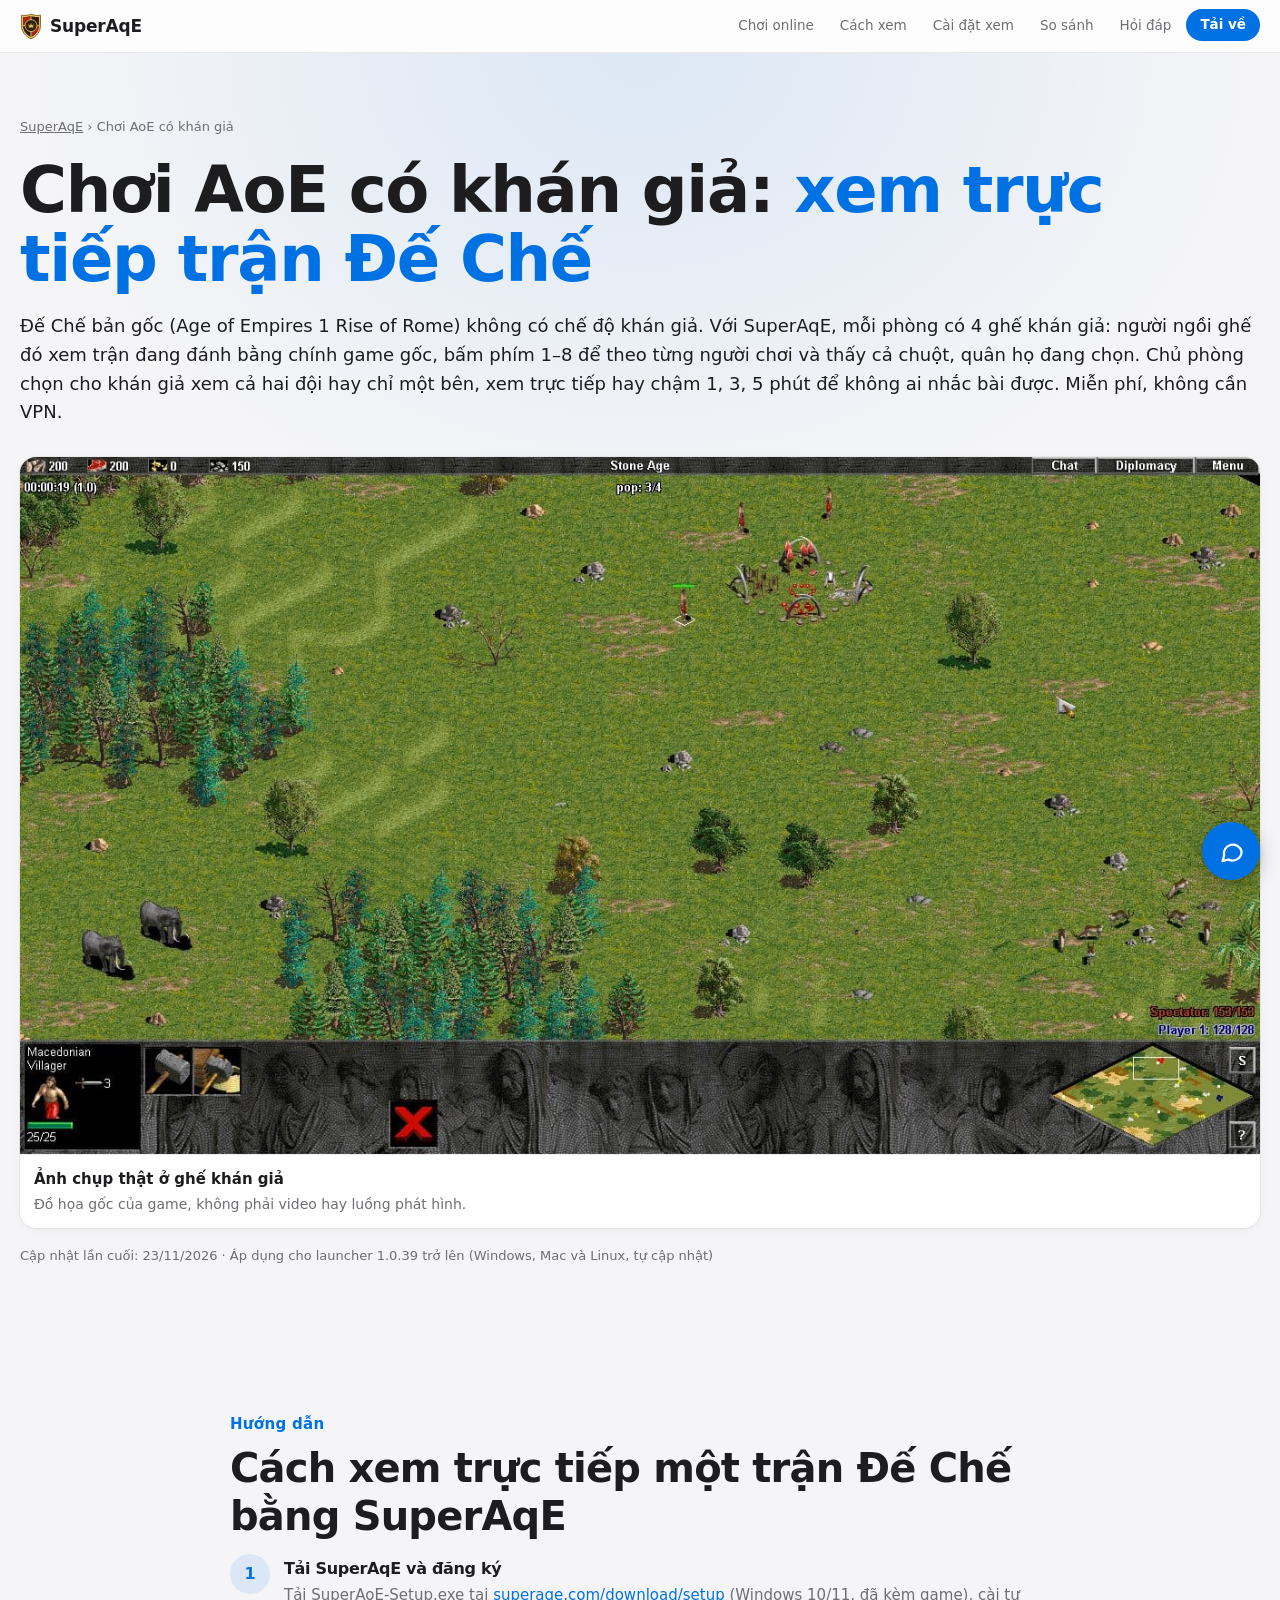
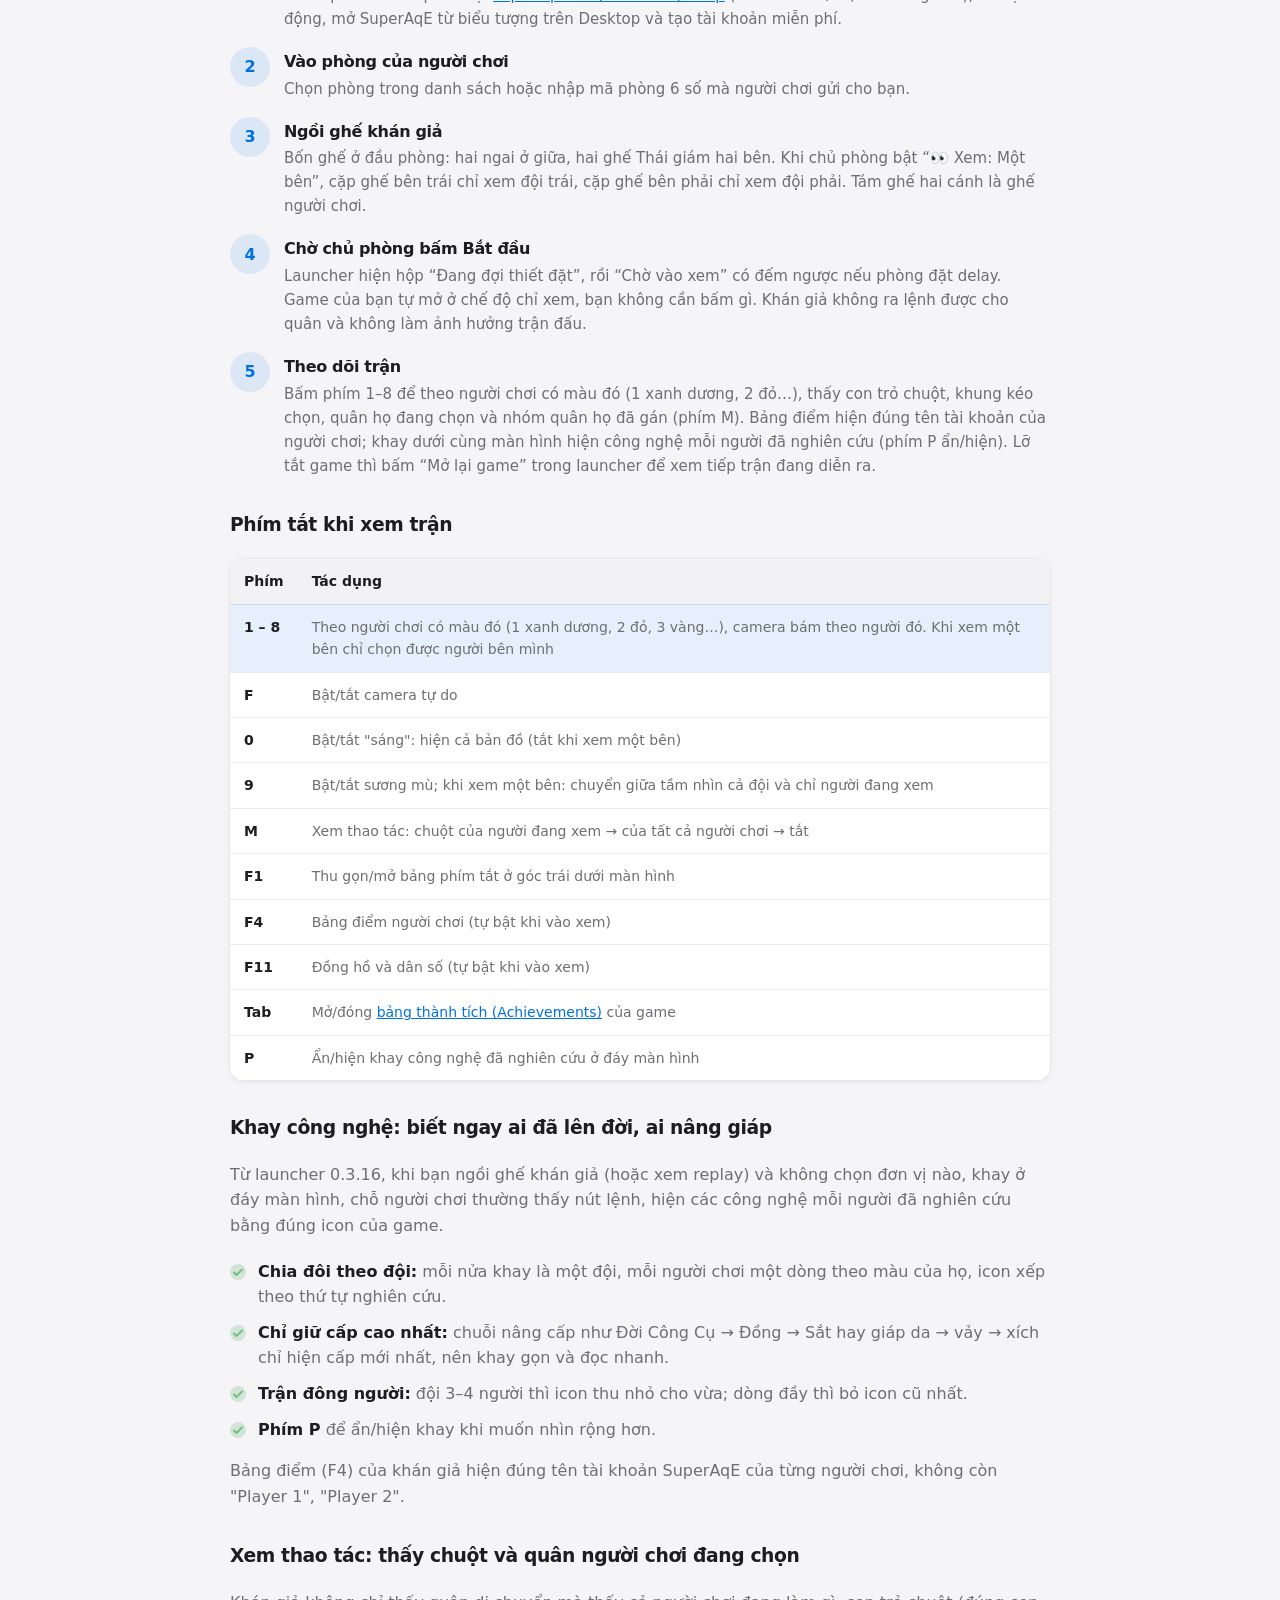
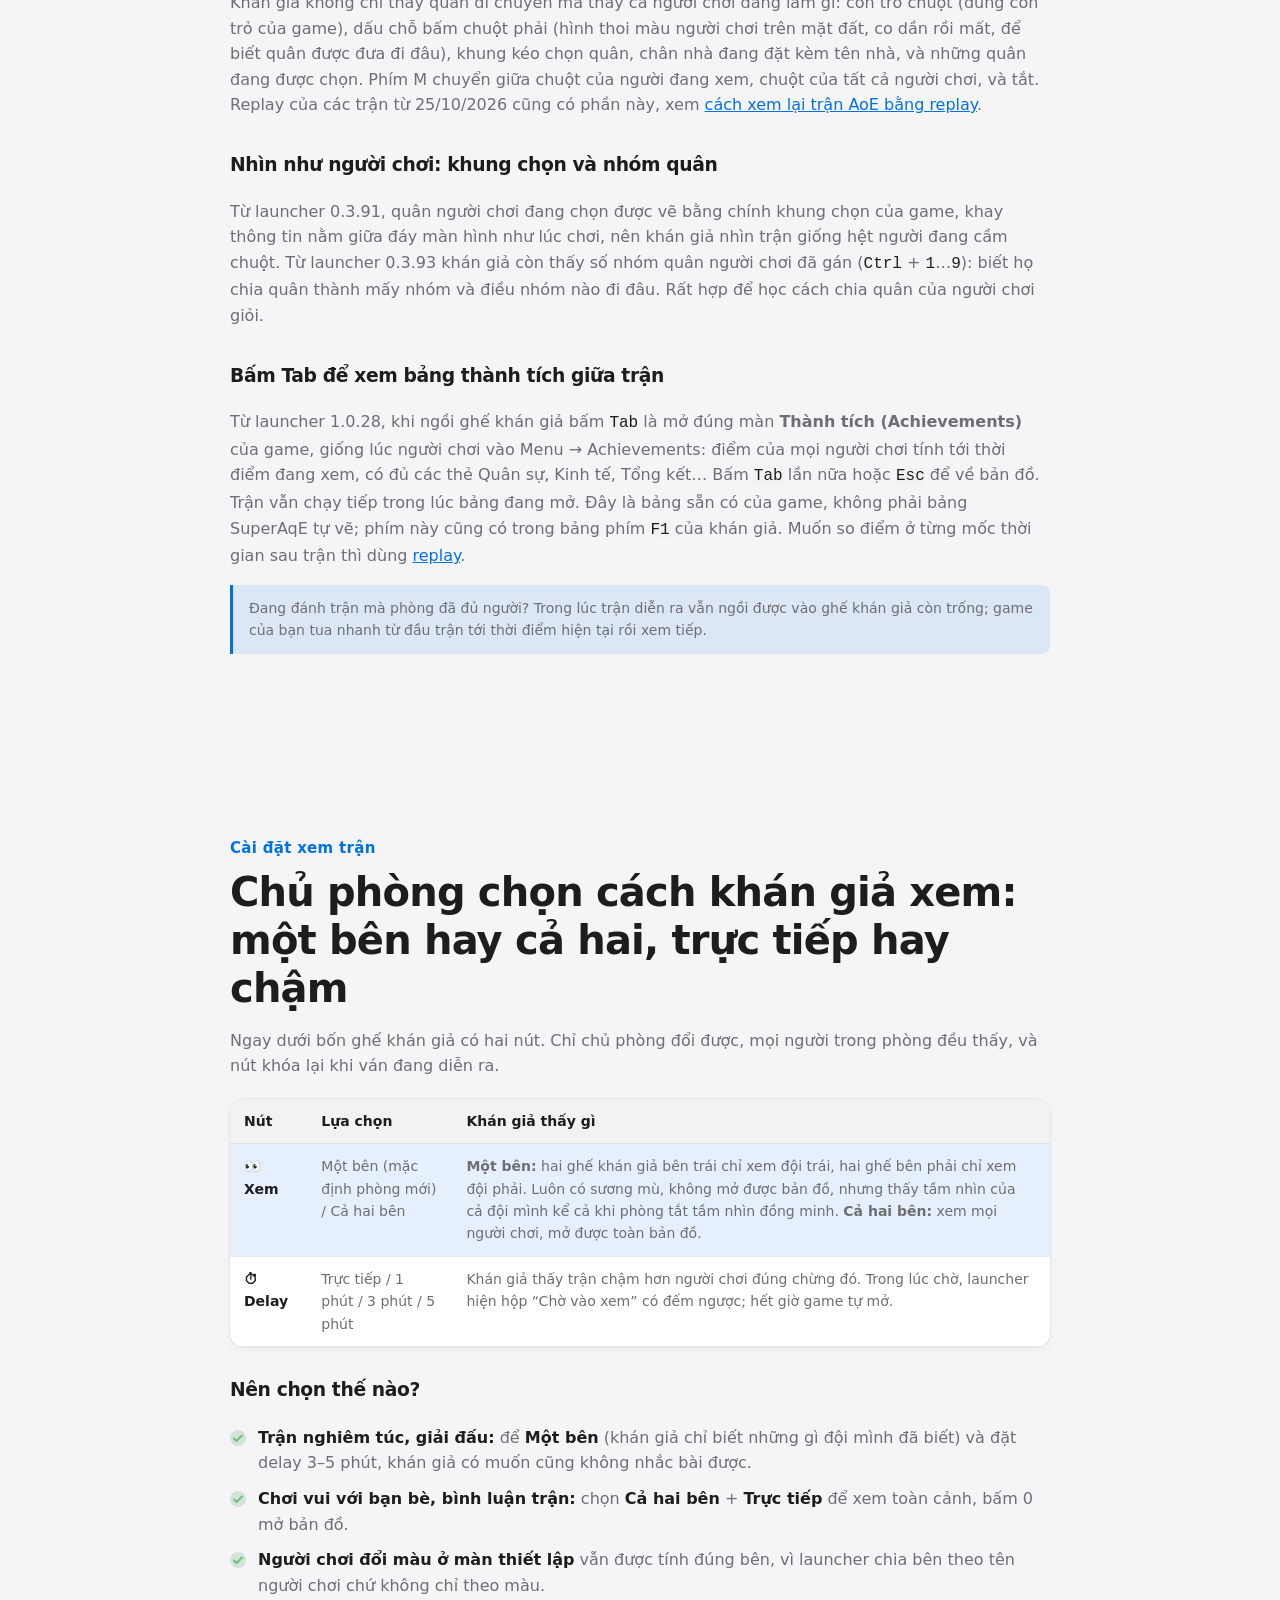
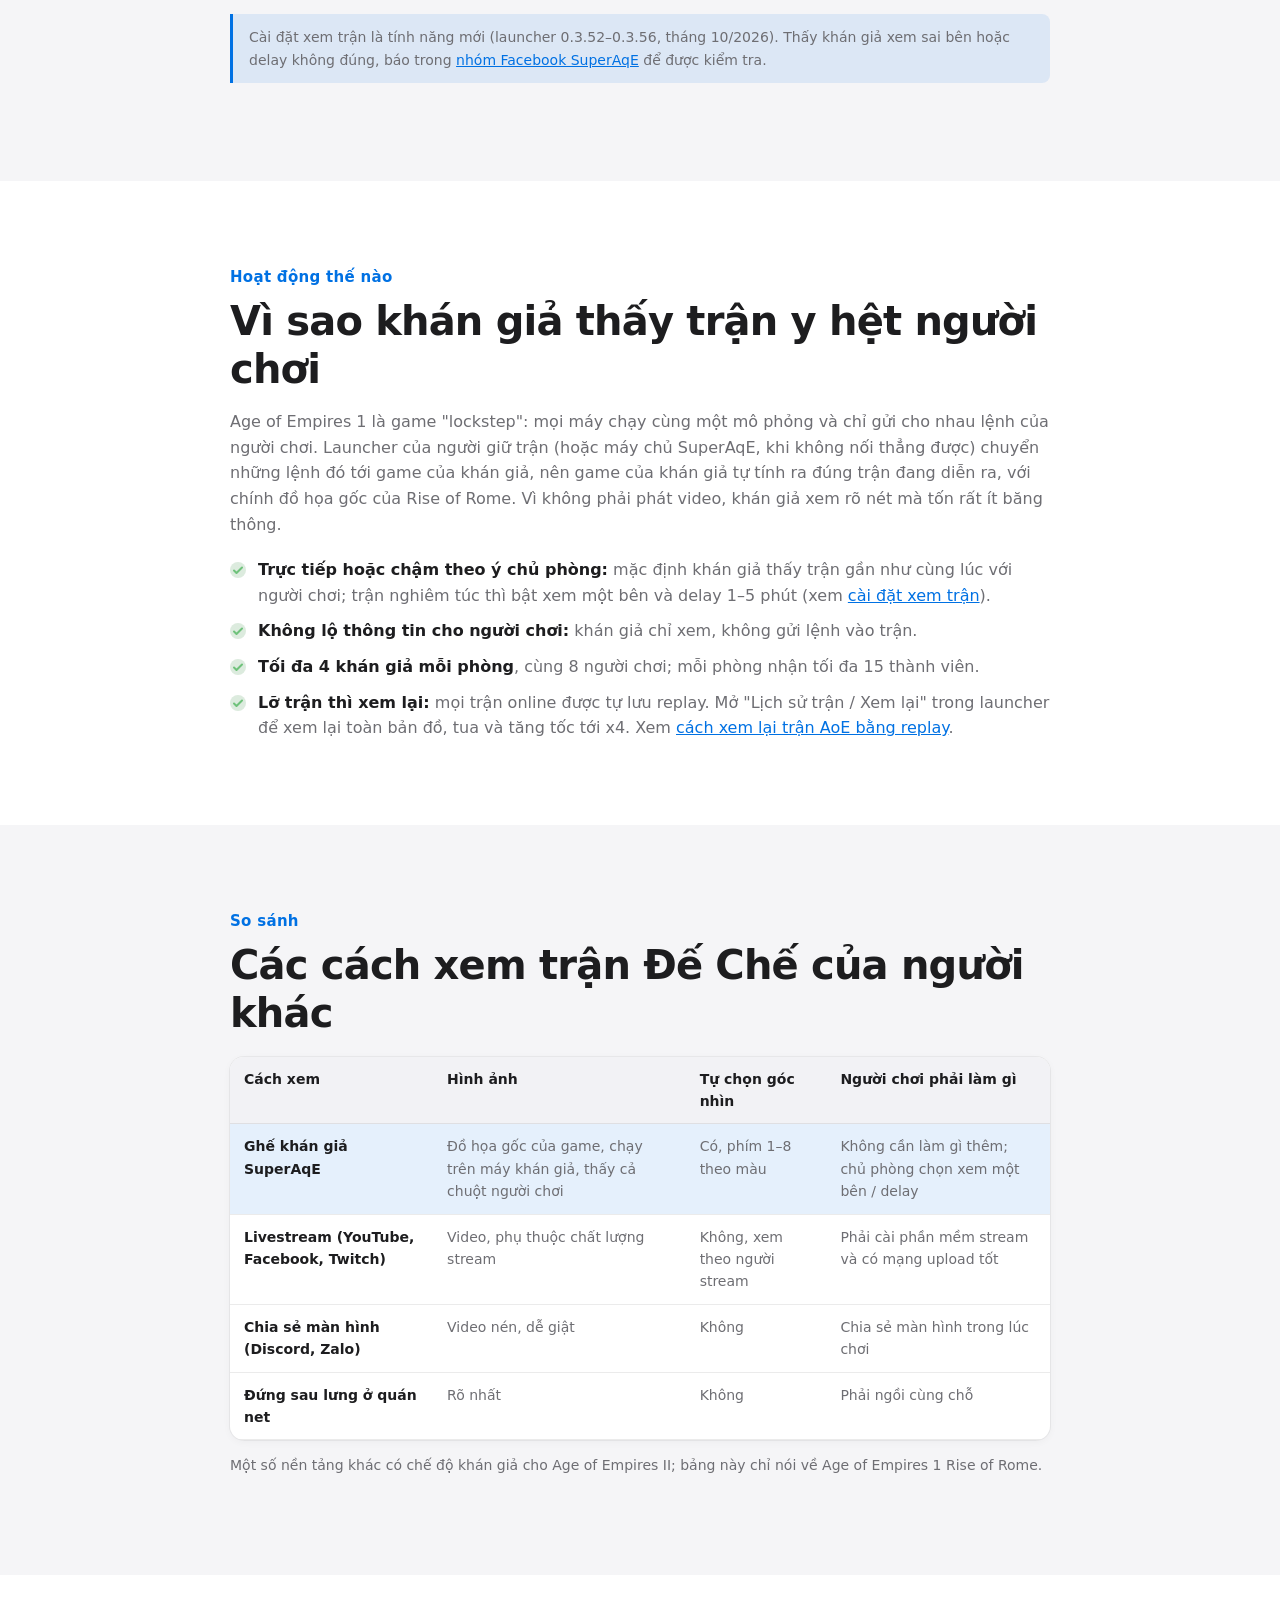
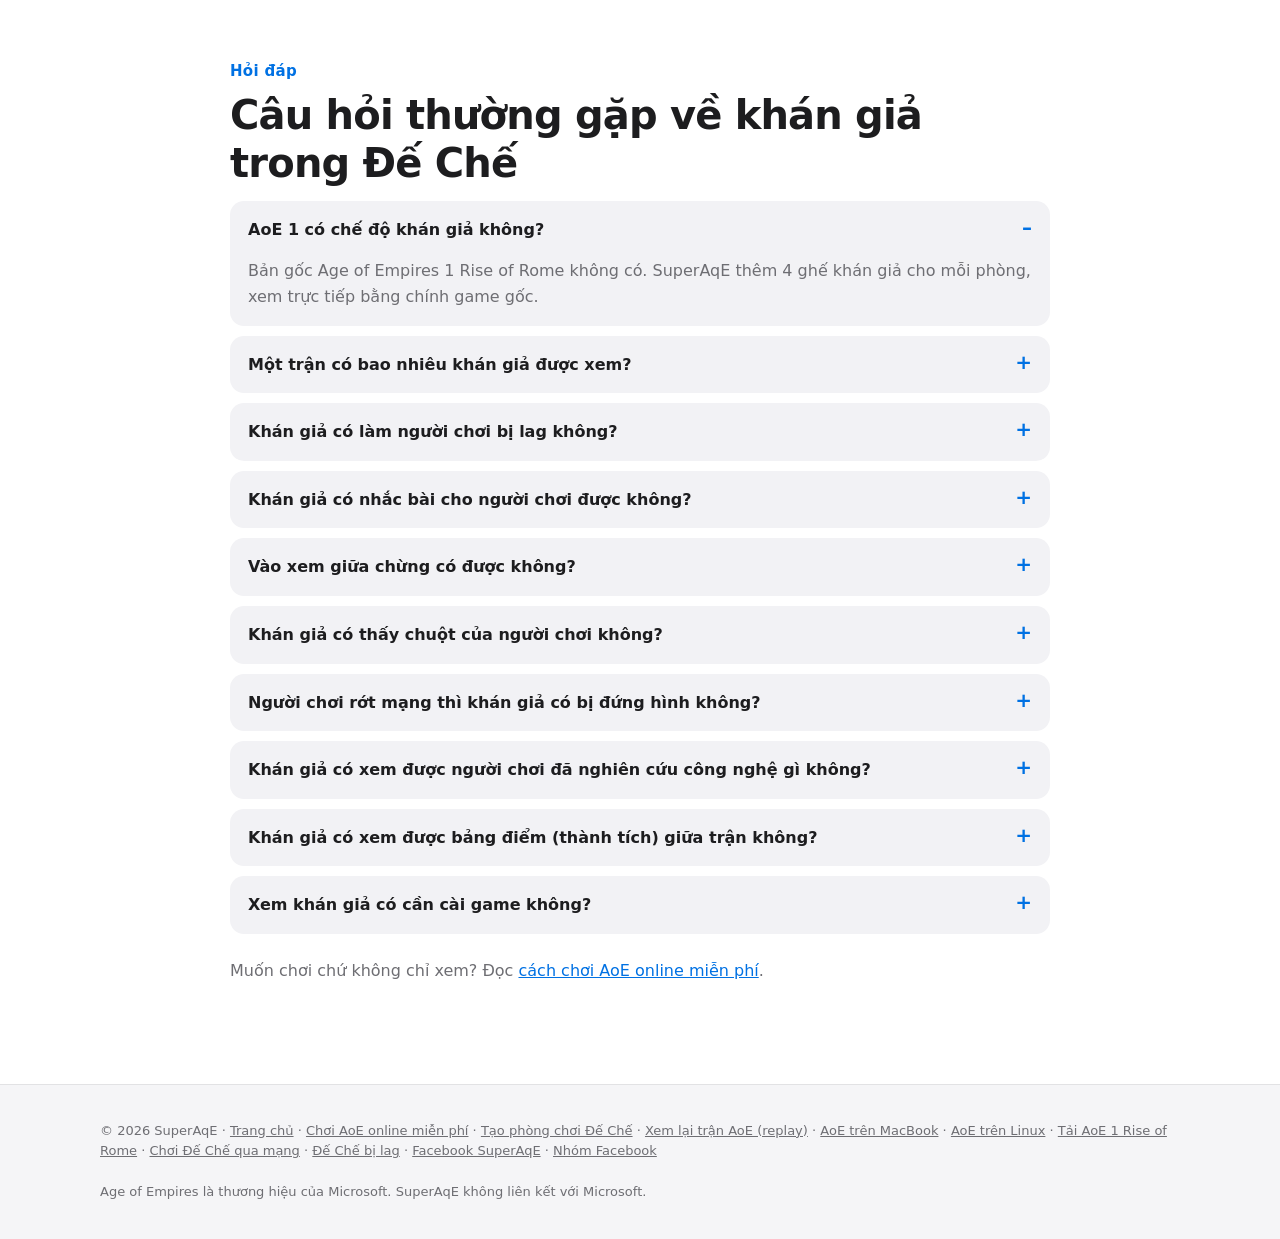
<file: choi-aoe-co-khan-gia/index.html>
<!doctype html>
<html lang="vi">
<head>
<meta charset="utf-8">
<meta name="viewport" content="width=device-width, initial-scale=1">
<title>Chơi AoE có khán giả xem trực tiếp – SuperAqE</title>
<meta name="description" content="Đế Chế (AoE1) không có chế độ khán giả. SuperAqE thêm 4 ghế khán giả mỗi phòng: xem bằng đồ họa gốc, xem một bên hoặc delay để không nhắc bài.">
<link rel="canonical" href="https://superaqe.com/choi-aoe-co-khan-gia/">
<link rel="alternate" hreflang="vi" href="https://superaqe.com/choi-aoe-co-khan-gia/">
<link rel="alternate" hreflang="x-default" href="https://superaqe.com/choi-aoe-co-khan-gia/">
<meta property="og:title" content="Chơi AoE có khán giả: xem trực tiếp trận Đế Chế">
<meta property="og:description" content="4 ghế khán giả mỗi phòng, xem trận đang đánh bằng chính game gốc; chủ phòng chọn xem một bên hoặc chậm 1–5 phút. Miễn phí, không cần VPN.">
<meta property="og:type" content="article">
<meta property="og:url" content="https://superaqe.com/choi-aoe-co-khan-gia/">
<meta property="og:image" content="https://superaqe.com/img/spectator.jpg">
<meta property="og:image:width" content="1366">
<meta property="og:image:height" content="768">
<meta property="og:image:alt" content="Góc nhìn khán giả SuperAqE trong một trận Đế Chế">
<meta name="robots" content="index, follow, max-image-preview:large">
<meta property="og:locale" content="vi_VN">
<meta property="og:site_name" content="SuperAqE">
<meta name="twitter:card" content="summary_large_image">
<meta name="theme-color" content="#f5f5f7" media="(prefers-color-scheme: light)">
<meta name="theme-color" content="#111113" media="(prefers-color-scheme: dark)">
<link rel="icon" href="/favicon.svg" type="image/svg+xml">
<link rel="icon" href="/favicon-32.png" sizes="32x32" type="image/png">
<link rel="apple-touch-icon" href="/apple-touch-icon.png">
<script type="application/ld+json">
{
 "@context": "https://schema.org",
 "@type": "BreadcrumbList",
 "itemListElement": [
  {
   "@type": "ListItem",
   "position": 1,
   "name": "SuperAqE",
   "item": "https://superaqe.com/"
  },
  {
   "@type": "ListItem",
   "position": 2,
   "name": "Chơi AoE có khán giả",
   "item": "https://superaqe.com/choi-aoe-co-khan-gia/"
  }
 ]
}
</script>
<script type="application/ld+json">
{
 "@context": "https://schema.org",
 "@type": "FAQPage",
 "mainEntity": [
  {
   "@type": "Question",
   "name": "AoE 1 có chế độ khán giả không?",
   "acceptedAnswer": {
    "@type": "Answer",
    "text": "Bản gốc Age of Empires 1 Rise of Rome không có. SuperAqE thêm 4 ghế khán giả cho mỗi phòng, xem trực tiếp bằng chính game gốc."
   }
  },
  {
   "@type": "Question",
   "name": "Một trận có bao nhiêu khán giả được xem?",
   "acceptedAnswer": {
    "@type": "Answer",
    "text": "Tối đa 4 khán giả mỗi phòng: hai ngai ở giữa và hai ghế Thái giám hai bên. Phòng có thêm 8 ghế người chơi, tối đa 15 thành viên."
   }
  },
  {
   "@type": "Question",
   "name": "Khán giả có làm người chơi bị lag không?",
   "acceptedAnswer": {
    "@type": "Answer",
    "text": "Khán giả chỉ nhận lệnh của trận (từ máy giữ trận hoặc máy chủ SuperAqE), không gửi lệnh vào trận, nên không làm chậm game của người chơi."
   }
  },
  {
   "@type": "Question",
   "name": "Khán giả có nhắc bài cho người chơi được không?",
   "acceptedAnswer": {
    "@type": "Answer",
    "text": "Chủ phòng chặn được. Bật “👀 Xem: Một bên” thì mỗi khán giả chỉ thấy đội mình, có sương mù, không mở bản đồ; đặt “⏱ Delay” 1, 3 hoặc 5 phút thì khán giả xem chậm hơn trận thật. Phòng mới mặc định xem một bên. Nếu để Cả hai bên + Trực tiếp, chỉ nên mời khán giả mình tin tưởng."
   }
  },
  {
   "@type": "Question",
   "name": "Vào xem giữa chừng có được không?",
   "acceptedAnswer": {
    "@type": "Answer",
    "text": "Được. Trong lúc trận diễn ra vẫn ngồi được vào ghế khán giả còn trống; game tua nhanh từ đầu trận tới thời điểm hiện tại rồi xem tiếp. Khán giả lỡ thoát ra thì bấm “Mở lại game” để vào lại trận đang đánh."
   }
  },
  {
   "@type": "Question",
   "name": "Khán giả có thấy chuột của người chơi không?",
   "acceptedAnswer": {
    "@type": "Answer",
    "text": "Có. Khán giả thấy con trỏ chuột, chỗ bấm chuột phải, khung kéo chọn, nhà đang đặt và quân người chơi đang chọn (vẽ bằng khung chọn của chính game), cùng số nhóm quân họ đã gán bằng Ctrl + 1…9. Phím M chuyển giữa người đang xem, tất cả người chơi, và tắt."
   }
  },
  {
   "@type": "Question",
   "name": "Người chơi rớt mạng thì khán giả có bị đứng hình không?",
   "acceptedAnswer": {
    "@type": "Answer",
    "text": "Trận tạm dừng chờ người rớt mạng như với mọi người chơi; khi trận chạy lại thì khán giả xem tiếp. Lỗi khán giả bị kẹt hình sau khi có người rớt mạng đã được sửa ở launcher 0.3.88–0.3.89."
   }
  },
  {
   "@type": "Question",
   "name": "Khán giả có xem được người chơi đã nghiên cứu công nghệ gì không?",
   "acceptedAnswer": {
    "@type": "Answer",
    "text": "Được. Từ launcher 0.3.16, khay dưới cùng màn hình khán giả hiện công nghệ mỗi người chơi đã nghiên cứu bằng icon gốc của game, chia theo đội, mỗi người một dòng theo thứ tự nghiên cứu, chuỗi nâng cấp chỉ giữ cấp cao nhất. Phím P ẩn/hiện. Khi xem replay cũng có khay này."
   }
  },
  {
   "@type": "Question",
   "name": "Khán giả có xem được bảng điểm (thành tích) giữa trận không?",
   "acceptedAnswer": {
    "@type": "Answer",
    "text": "Được. Từ launcher 1.0.28, khán giả (và người xem replay) bấm Tab là mở đúng màn Thành tích (Achievements) của game, như người chơi vào Menu → Achievements: điểm quân sự, kinh tế, tổng kết của mọi người chơi tính tới lúc đang xem. Bấm Tab lần nữa hoặc Esc để về bản đồ; trận vẫn chạy tiếp trong lúc mở bảng."
   }
  },
  {
   "@type": "Question",
   "name": "Xem khán giả có cần cài game không?",
   "acceptedAnswer": {
    "@type": "Answer",
    "text": "Không cần cài game riêng. Bộ cài SuperAoE-Setup.exe (Windows 10/11) đã có sẵn game; MacBook và Ubuntu cũng có bản SuperAqE kèm game. Chỉ cần thêm tài khoản SuperAqE miễn phí."
   }
  }
 ]
}
</script>
<script type="application/ld+json">
{
 "@context": "https://schema.org",
 "@type": "HowTo",
 "name": "Cách xem trực tiếp trận Đế Chế bằng SuperAqE",
 "step": [
  {
   "@type": "HowToStep",
   "position": 1,
   "name": "Tải SuperAqE và đăng ký",
   "text": "Tải SuperAoE-Setup.exe tại superaqe.com/download/setup (Windows 10/11, đã kèm game), cài tự động, mở SuperAqE từ biểu tượng trên Desktop và tạo tài khoản miễn phí."
  },
  {
   "@type": "HowToStep",
   "position": 2,
   "name": "Vào phòng của người chơi",
   "text": "Chọn phòng trong danh sách hoặc nhập mã phòng 6 số mà người chơi gửi cho bạn."
  },
  {
   "@type": "HowToStep",
   "position": 3,
   "name": "Ngồi ghế khán giả",
   "text": "Bốn ghế ở đầu phòng: hai ngai ở giữa, hai ghế Thái giám hai bên. Khi chủ phòng bật “👀 Xem: Một bên”, cặp ghế bên trái chỉ xem đội trái, cặp ghế bên phải chỉ xem đội phải. Tám ghế hai cánh là ghế người chơi."
  },
  {
   "@type": "HowToStep",
   "position": 4,
   "name": "Chờ chủ phòng bấm Bắt đầu",
   "text": "Launcher hiện hộp “Đang đợi thiết đặt”, rồi “Chờ vào xem” có đếm ngược nếu phòng đặt delay. Game của bạn tự mở ở chế độ chỉ xem, bạn không cần bấm gì. Khán giả không ra lệnh được cho quân và không làm ảnh hưởng trận đấu."
  },
  {
   "@type": "HowToStep",
   "position": 5,
   "name": "Theo dõi trận",
   "text": "Bấm phím 1–8 để theo người chơi có màu đó (1 xanh dương, 2 đỏ…), thấy con trỏ chuột, khung kéo chọn, quân họ đang chọn và nhóm quân họ đã gán (phím M). Bảng điểm hiện đúng tên tài khoản của người chơi; khay dưới cùng màn hình hiện công nghệ mỗi người đã nghiên cứu (phím P ẩn/hiện). Lỡ tắt game thì bấm “Mở lại game” trong launcher để xem tiếp trận đang diễn ra."
  }
 ]
}
</script>
<style>
:root {
  --gold: #e8c35a; --gold2: #b8902f; --ink: #221a12;
  --bg: #140f0a; --bg2: #1c150e; --panel: #2c2218; --panel2: #3a2d1e;
  --line: #5a4728; --text: #f2e6cf; --dim: #b7a583; --red: #a33a32; --green: #4f9a5a;
  --serif: "Playfair Display", Georgia, serif;
  --sans: "Be Vietnam Pro", "Segoe UI", system-ui, sans-serif;
}
* { box-sizing: border-box; }
html { scroll-behavior: smooth; }
body { margin: 0; background: var(--bg); color: var(--text); font-family: var(--sans); font-size: 16px; line-height: 1.6; overflow-x: hidden; }
a { color: var(--gold); }
img, svg { max-width: 100%; }
.wrap { max-width: 1120px; margin: 0 auto; padding: 0 20px; }
.wrap > *, .grid3 > *, .dl > * { min-width: 0; }

/* Header */
.top { position: sticky; top: 0; z-index: 10; background: rgba(20,15,10,.88); backdrop-filter: blur(8px); border-bottom: 1px solid rgba(184,144,47,.35); }
.top .wrap { display: flex; align-items: center; justify-content: space-between; height: 60px; gap: 16px; }
.brand { display: flex; align-items: center; gap: 10px; font-family: var(--serif); font-weight: 800; font-size: 22px; color: var(--gold); text-decoration: none; letter-spacing: .3px; }
.brand img { width: 30px; height: 36px; }
.nav { display: flex; gap: 22px; }
.nav a { color: var(--dim); text-decoration: none; font-size: 14px; font-weight: 500; }
.nav a:hover { color: var(--text); }
.nav .cta { color: var(--ink); background: linear-gradient(#e8c35a, #b8902f); padding: 7px 14px; border-radius: 8px; font-weight: 700; }
.nav .cta:hover { color: var(--ink); filter: brightness(1.08); }

/* Hero */
.hero { position: relative; padding: 90px 0 70px; background:
  radial-gradient(ellipse 80% 60% at 50% 0%, rgba(232,195,90,.16), transparent 70%),
  radial-gradient(ellipse at bottom, #2a2015, var(--bg) 70%); overflow: hidden; }
.hero .wrap { display: grid; grid-template-columns: 1.05fr .95fr; gap: 48px; align-items: center; }
.eyebrow { display: inline-flex; gap: 8px; align-items: center; font-size: 13px; font-weight: 600; color: var(--gold); border: 1px solid rgba(232,195,90,.4); padding: 5px 12px; border-radius: 999px; background: rgba(232,195,90,.07); }
.dot { width: 8px; height: 8px; border-radius: 50%; background: #e0493c; box-shadow: 0 0 0 0 rgba(224,73,60,.6); animation: pulse 1.8s infinite; }
@keyframes pulse { 70% { box-shadow: 0 0 0 9px rgba(224,73,60,0); } 100% { box-shadow: 0 0 0 0 rgba(224,73,60,0); } }
h1 { font-family: var(--serif); font-size: clamp(38px, 5.6vw, 64px); line-height: 1.08; margin: 18px 0 18px; font-weight: 800; }
h1 .g { color: var(--gold); }
.lead { font-size: 18px; color: var(--dim); max-width: 560px; margin: 0 0 30px; }
.btns { display: flex; flex-wrap: wrap; gap: 12px; }
.btn { display: inline-flex; align-items: center; gap: 10px; padding: 14px 20px; border-radius: 10px; font-weight: 700; font-size: 15px; text-decoration: none; transition: transform .15s, filter .15s; }
.btn:hover { transform: translateY(-1px); }
.btn svg { width: 20px; height: 20px; flex: none; }
.btn.primary { background: linear-gradient(#e8c35a, #b8902f); color: var(--ink); box-shadow: 0 8px 24px rgba(184,144,47,.25); }
.btn.primary:hover { filter: brightness(1.08); }
.btn.ghost { color: var(--text); border: 1px solid var(--line); background: rgba(58,45,30,.4); }
.btn.ghost:hover { border-color: var(--gold2); }
.btn small { display: block; font-weight: 500; font-size: 12px; opacity: .75; }
.meta { margin-top: 18px; font-size: 13px; color: var(--dim); }

/* Hero visual: spectator screen mock */
.screen { margin: 0; border: 1px solid var(--gold2); border-radius: 14px; background: #0e0b07; box-shadow: 0 30px 80px rgba(0,0,0,.6), 0 0 0 6px rgba(58,45,30,.5); overflow: hidden; }
.screen img, .shot img { display: block; width: 100%; height: auto; }
.screen figcaption { display: flex; gap: 10px; align-items: center; padding: 10px 12px; background: linear-gradient(#352817, #241b10); border-top: 1px solid var(--line); font-size: 13px; color: var(--dim); }
.live { flex: none; color: #fff; background: #c23a2f; border-radius: 4px; padding: 1px 7px; font-weight: 700; font-size: 11px; letter-spacing: .5px; }

/* Screenshot gallery */
.shots { display: grid; grid-template-columns: 1fr 1fr; gap: 18px; }
.shot { margin: 0; border: 1px solid rgba(184,144,47,.45); border-radius: 14px; overflow: hidden; background: var(--panel); }
.shot.big { grid-column: 1 / -1; }
.shot figcaption { padding: 12px 14px; font-size: 14px; color: var(--dim); border-top: 1px solid var(--line); }
.shot figcaption b { color: var(--text); display: block; font-size: 15px; margin-bottom: 2px; }

/* Sections */
section { padding: 84px 0; scroll-margin-top: 60px; }
.alt { background: var(--bg2); border-top: 1px solid rgba(90,71,40,.5); border-bottom: 1px solid rgba(90,71,40,.5); }
.kicker { color: var(--gold); font-weight: 700; font-size: 13px; letter-spacing: 1.5px; text-transform: uppercase; }
h2 { font-family: var(--serif); font-size: clamp(28px, 3.6vw, 40px); line-height: 1.2; margin: 8px 0 14px; }
.sub { color: var(--dim); max-width: 680px; margin: 0 0 40px; font-size: 17px; }
.grid3 { display: grid; grid-template-columns: repeat(3, 1fr); gap: 18px; }
.card { background: linear-gradient(180deg, var(--panel), #241b12); border: 1px solid rgba(184,144,47,.35); border-radius: 14px; padding: 24px; }
.card:hover { border-color: var(--gold2); }
.ico { width: 44px; height: 44px; border-radius: 10px; display: grid; place-items: center; background: rgba(232,195,90,.12); color: var(--gold); margin-bottom: 14px; }
.ico svg { width: 24px; height: 24px; }
.card h3 { margin: 0 0 6px; font-size: 18px; }
.card p { margin: 0; color: var(--dim); font-size: 15px; }

/* Feature split */
.split { display: grid; grid-template-columns: 1fr 1fr; gap: 48px; align-items: center; }
.steps { list-style: none; padding: 0; margin: 0; display: grid; gap: 16px; }
.steps li { display: grid; grid-template-columns: 40px 1fr; gap: 14px; }
.steps .n { width: 40px; height: 40px; border-radius: 50%; border: 1px solid var(--gold2); color: var(--gold); display: grid; place-items: center; font-weight: 700; font-family: var(--serif); }
.steps h3, .steps h4 { margin: 2px 0 2px; font-size: 16px; }
.steps p { margin: 0; color: var(--dim); font-size: 15px; }

/* U lobby */
.lobby { display: grid; grid-template-columns: 1fr 1.1fr; gap: 48px; align-items: center; }
.u { background: var(--panel); border: 1px solid rgba(184,144,47,.4); border-radius: 16px; padding: 20px; }
.legend { display: flex; gap: 16px; flex-wrap: wrap; margin-top: 14px; font-size: 13px; color: var(--dim); }
.legend span { display: inline-flex; gap: 6px; align-items: center; }
.legend i { width: 12px; height: 12px; border-radius: 3px; display: inline-block; }
.ticks { list-style: none; padding: 0; margin: 20px 0 0; display: grid; gap: 10px; }
.ticks li { padding-left: 28px; position: relative; color: var(--dim); }
.ticks li::before { content: ""; position: absolute; left: 0; top: 5px; width: 16px; height: 16px; border-radius: 50%; background: rgba(79,154,90,.2) url("data:image/svg+xml,%3Csvg xmlns='http://www.w3.org/2000/svg' viewBox='0 0 16 16'%3E%3Cpath d='M4 8.5l2.5 2.5L12 5.5' fill='none' stroke='%236fc27b' stroke-width='2' stroke-linecap='round' stroke-linejoin='round'/%3E%3C/svg%3E") center/16px no-repeat; }
.ticks b { color: var(--text); font-weight: 600; }

/* Download */
.dl { display: grid; grid-template-columns: 1fr 1fr; gap: 18px; }
.os { background: linear-gradient(180deg, var(--panel), #221a11); border: 1px solid rgba(184,144,47,.4); border-radius: 16px; padding: 28px; display: flex; flex-direction: column; gap: 14px; }
.os .osh { display: flex; align-items: center; gap: 14px; }
.os .osh svg { width: 40px; height: 40px; color: var(--gold); }
.os h3 { margin: 0; font-size: 22px; font-family: var(--serif); }
.os .req { color: var(--dim); font-size: 14px; margin: 0; }
.os ul { margin: 0; padding-left: 18px; color: var(--dim); font-size: 14px; }
.os .btn { align-self: flex-start; margin-top: auto; }
.badge { font-size: 11px; font-weight: 700; letter-spacing: .4px; padding: 3px 8px; border-radius: 999px; background: rgba(232,195,90,.15); color: var(--gold); border: 1px solid rgba(232,195,90,.35); }
.badge.new { background: rgba(79,154,90,.18); color: #8fd69a; border-color: rgba(79,154,90,.45); }

/* Mac guide */
.mac { display: grid; grid-template-columns: 1fr 1fr; gap: 40px; align-items: start; }
.code { background: #0e0b07; border: 1px solid var(--line); border-radius: 10px; padding: 14px 16px; font-family: ui-monospace, Menlo, Consolas, monospace; font-size: 13px; color: #e9d8b0; overflow-x: auto; white-space: pre; }
.note { border-left: 3px solid var(--gold2); background: rgba(232,195,90,.06); padding: 12px 16px; border-radius: 0 8px 8px 0; color: var(--dim); font-size: 14px; margin-top: 16px; }

/* FAQ */
.faq { max-width: 820px; display: grid; gap: 10px; }
details { background: var(--panel); border: 1px solid rgba(90,71,40,.9); border-radius: 12px; padding: 0 18px; }
details[open] { border-color: var(--gold2); }
summary { cursor: pointer; list-style: none; padding: 16px 0; font-weight: 600; display: flex; justify-content: space-between; gap: 12px; }
summary::-webkit-details-marker { display: none; }
summary::after { content: "+"; color: var(--gold); font-size: 20px; line-height: 1; }
details[open] summary::after { content: "–"; }
details p { margin: 0 0 16px; color: var(--dim); }

footer { padding: 36px 0 44px; border-top: 1px solid rgba(90,71,40,.6); color: var(--dim); font-size: 13px; }
footer .wrap { display: flex; justify-content: space-between; gap: 20px; flex-wrap: wrap; }

@media (max-width: 900px) {
  .hero { padding: 56px 0 50px; }
  .hero .wrap, .split, .lobby, .mac, .dl, .shots { grid-template-columns: 1fr; gap: 32px; }
  .shot.big { grid-column: auto; }
  .grid3 { grid-template-columns: 1fr 1fr; }
  .nav a:not(.cta) { display: none; }
  section { padding: 60px 0; }
}
@media (max-width: 560px) {
  .wrap { padding: 0 16px; }
  .grid3 { grid-template-columns: 1fr; }
  .btn { width: 100%; justify-content: center; }
  .os .btn { align-self: stretch; }
  .lead { font-size: 16px; }
}
@media (prefers-reduced-motion: reduce) { * { animation: none !important; transition: none !important; } html { scroll-behavior: auto; } }

.page { padding: 64px 0 48px; }
.narrow { max-width: 860px; display: block !important; }
.crumbs { font-size: 13px; color: var(--dim); margin-bottom: 8px; }
.crumbs a { color: var(--dim); }
.answer { max-width: none; color: var(--text); }
section p { color: var(--dim); }
.steps h3 { margin: 2px 0 2px; font-size: 16px; }
.tbl { overflow-x: auto; border: 1px solid rgba(184,144,47,.4); border-radius: 12px; margin: 20px 0 12px; }
table { width: 100%; border-collapse: collapse; font-size: 14px; min-width: 620px; }
th, td { text-align: left; padding: 11px 14px; border-bottom: 1px solid rgba(90,71,40,.6); vertical-align: top; }
thead th { background: var(--panel2); color: var(--gold); font-weight: 700; }
tbody th { color: var(--text); font-weight: 600; }
td { color: var(--dim); }
tbody tr:first-child { background: rgba(232,195,90,.07); }
.small { font-size: 14px; }
footer a { color: var(--dim); }
</style>
<link rel="stylesheet" href="/modern.css">
</head>
<body>

<header class="top">
  <div class="wrap">
    <a class="brand" href="/">
      <img src="/favicon.svg" alt="" width="30" height="36">
      SuperAqE
    </a>
    <nav class="nav" aria-label="Menu chính">
      <a href="/choi-aoe-online-mien-phi/">Chơi online</a>
      <a href="#cach-xem">Cách xem</a>
      <a href="#cai-dat-xem">Cài đặt xem</a>
      <a href="#so-sanh">So sánh</a>
      <a href="#hoi-dap">Hỏi đáp</a>
      <a class="cta" href="https://superaqe.com/download/setup">Tải về</a>
    </nav>
  </div>
</header>

<main>
<section class="hero page">
  <div class="wrap narrow">
    <nav class="crumbs" aria-label="Đường dẫn"><a href="/">SuperAqE</a> › <span>Chơi AoE có khán giả</span></nav>
    <h1>Chơi AoE có khán giả: <span class="g">xem trực tiếp trận Đế Chế</span></h1>
    <p class="lead answer">Đế Chế bản gốc (Age of Empires 1 Rise of Rome) không có chế độ khán giả. Với SuperAqE, mỗi phòng có 4 ghế khán giả: người ngồi ghế đó xem trận đang đánh bằng chính game gốc, bấm phím 1–8 để theo từng người chơi và thấy cả chuột, quân họ đang chọn. Chủ phòng chọn cho khán giả xem cả hai đội hay chỉ một bên, xem trực tiếp hay chậm 1, 3, 5 phút để không ai nhắc bài được. Miễn phí, không cần VPN.</p>
    <figure class="shot">
      <a href="/img/spectator.jpg" target="_blank" rel="noopener"><img src="/img/spectator.jpg" width="1366" height="768" alt="Ảnh chụp thật màn hình khán giả SuperAqE trong một trận Đế Chế 1v1: nhà chính, dân làng, rừng và bản đồ nhỏ"></a>
      <figcaption><b>Ảnh chụp thật ở ghế khán giả</b>Đồ họa gốc của game, không phải video hay luồng phát hình.</figcaption>
    </figure>
    <p class="meta">Cập nhật lần cuối: <time datetime="2026-11-23">23/11/2026</time> · Áp dụng cho launcher 1.0.39 trở lên (Windows, Mac và Linux, tự cập nhật)</p>
  </div>
</section>

<section id="cach-xem">
  <div class="wrap narrow">
    <div class="kicker">Hướng dẫn</div>
    <h2>Cách xem trực tiếp một trận Đế Chế bằng SuperAqE</h2>
    <ol class="steps">
      <li><span class="n">1</span><div><h3>Tải SuperAqE và đăng ký</h3><p>Tải SuperAoE-Setup.exe tại <a href="https://superaqe.com/download/setup">superaqe.com/download/setup</a> (Windows 10/11, đã kèm game), cài tự động, mở SuperAqE từ biểu tượng trên Desktop và tạo tài khoản miễn phí.</p></div></li>
      <li><span class="n">2</span><div><h3>Vào phòng của người chơi</h3><p>Chọn phòng trong danh sách hoặc nhập mã phòng 6 số mà người chơi gửi cho bạn.</p></div></li>
      <li><span class="n">3</span><div><h3>Ngồi ghế khán giả</h3><p>Bốn ghế ở đầu phòng: hai ngai ở giữa, hai ghế Thái giám hai bên. Khi chủ phòng bật “👀 Xem: Một bên”, cặp ghế bên trái chỉ xem đội trái, cặp ghế bên phải chỉ xem đội phải. Tám ghế hai cánh là ghế người chơi.</p></div></li>
      <li><span class="n">4</span><div><h3>Chờ chủ phòng bấm Bắt đầu</h3><p>Launcher hiện hộp “Đang đợi thiết đặt”, rồi “Chờ vào xem” có đếm ngược nếu phòng đặt delay. Game của bạn tự mở ở chế độ chỉ xem, bạn không cần bấm gì. Khán giả không ra lệnh được cho quân và không làm ảnh hưởng trận đấu.</p></div></li>
      <li><span class="n">5</span><div><h3>Theo dõi trận</h3><p>Bấm phím 1–8 để theo người chơi có màu đó (1 xanh dương, 2 đỏ…), thấy con trỏ chuột, khung kéo chọn, quân họ đang chọn và nhóm quân họ đã gán (phím M). Bảng điểm hiện đúng tên tài khoản của người chơi; khay dưới cùng màn hình hiện công nghệ mỗi người đã nghiên cứu (phím P ẩn/hiện). Lỡ tắt game thì bấm “Mở lại game” trong launcher để xem tiếp trận đang diễn ra.</p></div></li>
    </ol>
    <h3 id="phim-tat" style="margin-top:32px">Phím tắt khi xem trận</h3>
    <div class="tbl">
      <table>
        <thead><tr><th scope="col">Phím</th><th scope="col">Tác dụng</th></tr></thead>
        <tbody>
          <tr><th scope="row">1 – 8</th><td>Theo người chơi có màu đó (1 xanh dương, 2 đỏ, 3 vàng…), camera bám theo người đó. Khi xem một bên chỉ chọn được người bên mình</td></tr>
          <tr><th scope="row">F</th><td>Bật/tắt camera tự do</td></tr>
          <tr><th scope="row">0</th><td>Bật/tắt "sáng": hiện cả bản đồ (tắt khi xem một bên)</td></tr>
          <tr><th scope="row">9</th><td>Bật/tắt sương mù; khi xem một bên: chuyển giữa tầm nhìn cả đội và chỉ người đang xem</td></tr>
          <tr><th scope="row">M</th><td>Xem thao tác: chuột của người đang xem → của tất cả người chơi → tắt</td></tr>
          <tr><th scope="row">F1</th><td>Thu gọn/mở bảng phím tắt ở góc trái dưới màn hình</td></tr>
          <tr><th scope="row">F4</th><td>Bảng điểm người chơi (tự bật khi vào xem)</td></tr>
          <tr><th scope="row">F11</th><td>Đồng hồ và dân số (tự bật khi vào xem)</td></tr>
          <tr><th scope="row">Tab</th><td>Mở/đóng <a href="#bang-thanh-tich">bảng thành tích (Achievements)</a> của game</td></tr>
          <tr><th scope="row">P</th><td>Ẩn/hiện khay công nghệ đã nghiên cứu ở đáy màn hình</td></tr>
        </tbody>
      </table>
    </div>
    <h3 id="o-cong-nghe" style="margin-top:32px">Khay công nghệ: biết ngay ai đã lên đời, ai nâng giáp</h3>
    <p>Từ launcher 0.3.16, khi bạn ngồi ghế khán giả (hoặc xem replay) và không chọn đơn vị nào, khay ở đáy màn hình, chỗ người chơi thường thấy nút lệnh, hiện các công nghệ mỗi người đã nghiên cứu bằng đúng icon của game.</p>
    <ul class="ticks">
      <li><b>Chia đôi theo đội:</b> mỗi nửa khay là một đội, mỗi người chơi một dòng theo màu của họ, icon xếp theo thứ tự nghiên cứu.</li>
      <li><b>Chỉ giữ cấp cao nhất:</b> chuỗi nâng cấp như Đời Công Cụ → Đồng → Sắt hay giáp da → vảy → xích chỉ hiện cấp mới nhất, nên khay gọn và đọc nhanh.</li>
      <li><b>Trận đông người:</b> đội 3–4 người thì icon thu nhỏ cho vừa; dòng đầy thì bỏ icon cũ nhất.</li>
      <li><b>Phím P</b> để ẩn/hiện khay khi muốn nhìn rộng hơn.</li>
    </ul>
    <p>Bảng điểm (F4) của khán giả hiện đúng tên tài khoản SuperAqE của từng người chơi, không còn "Player 1", "Player 2".</p>
    <h3 id="xem-thao-tac" style="margin-top:32px">Xem thao tác: thấy chuột và quân người chơi đang chọn</h3>
    <p>Khán giả không chỉ thấy quân di chuyển mà thấy cả người chơi đang làm gì: con trỏ chuột (đúng con trỏ của game), dấu chỗ bấm chuột phải (hình thoi màu người chơi trên mặt đất, co dần rồi mất, để biết quân được đưa đi đâu), khung kéo chọn quân, chân nhà đang đặt kèm tên nhà, và những quân đang được chọn. Phím M chuyển giữa chuột của người đang xem, chuột của tất cả người chơi, và tắt. Replay của các trận từ 25/10/2026 cũng có phần này, xem <a href="/xem-lai-tran-aoe-replay/">cách xem lại trận AoE bằng replay</a>.</p>
    <h3 id="nhu-nguoi-choi" style="margin-top:32px">Nhìn như người chơi: khung chọn và nhóm quân</h3>
    <p>Từ launcher 0.3.91, quân người chơi đang chọn được vẽ bằng chính khung chọn của game, khay thông tin nằm giữa đáy màn hình như lúc chơi, nên khán giả nhìn trận giống hệt người đang cầm chuột. Từ launcher 0.3.93 khán giả còn thấy số nhóm quân người chơi đã gán (<code>Ctrl</code> + <code>1</code>…<code>9</code>): biết họ chia quân thành mấy nhóm và điều nhóm nào đi đâu. Rất hợp để học cách chia quân của người chơi giỏi.</p>
    <h3 id="bang-thanh-tich" style="margin-top:32px">Bấm Tab để xem bảng thành tích giữa trận</h3>
    <p>Từ launcher 1.0.28, khi ngồi ghế khán giả bấm <code>Tab</code> là mở đúng màn <b>Thành tích (Achievements)</b> của game, giống lúc người chơi vào Menu → Achievements: điểm của mọi người chơi tính tới thời điểm đang xem, có đủ các thẻ Quân sự, Kinh tế, Tổng kết… Bấm <code>Tab</code> lần nữa hoặc <code>Esc</code> để về bản đồ. Trận vẫn chạy tiếp trong lúc bảng đang mở. Đây là bảng sẵn có của game, không phải bảng SuperAqE tự vẽ; phím này cũng có trong bảng phím <code>F1</code> của khán giả. Muốn so điểm ở từng mốc thời gian sau trận thì dùng <a href="/xem-lai-tran-aoe-replay/#bang-thanh-tich">replay</a>.</p>
    <p class="note">Đang đánh trận mà phòng đã đủ người? Trong lúc trận diễn ra vẫn ngồi được vào ghế khán giả còn trống; game của bạn tua nhanh từ đầu trận tới thời điểm hiện tại rồi xem tiếp.</p>
  </div>
</section>

<section id="cai-dat-xem">
  <div class="wrap narrow">
    <div class="kicker">Cài đặt xem trận</div>
    <h2>Chủ phòng chọn cách khán giả xem: một bên hay cả hai, trực tiếp hay chậm</h2>
    <p>Ngay dưới bốn ghế khán giả có hai nút. Chỉ chủ phòng đổi được, mọi người trong phòng đều thấy, và nút khóa lại khi ván đang diễn ra.</p>
    <div class="tbl">
      <table>
        <thead><tr><th scope="col">Nút</th><th scope="col">Lựa chọn</th><th scope="col">Khán giả thấy gì</th></tr></thead>
        <tbody>
          <tr><th scope="row">👀 Xem</th><td>Một bên (mặc định phòng mới) / Cả hai bên</td><td><b>Một bên:</b> hai ghế khán giả bên trái chỉ xem đội trái, hai ghế bên phải chỉ xem đội phải. Luôn có sương mù, không mở được bản đồ, nhưng thấy tầm nhìn của cả đội mình kể cả khi phòng tắt tầm nhìn đồng minh. <b>Cả hai bên:</b> xem mọi người chơi, mở được toàn bản đồ.</td></tr>
          <tr><th scope="row">⏱ Delay</th><td>Trực tiếp / 1 phút / 3 phút / 5 phút</td><td>Khán giả thấy trận chậm hơn người chơi đúng chừng đó. Trong lúc chờ, launcher hiện hộp “Chờ vào xem” có đếm ngược; hết giờ game tự mở.</td></tr>
        </tbody>
      </table>
    </div>
    <h3 style="margin-top:28px">Nên chọn thế nào?</h3>
    <ul class="ticks">
      <li><b>Trận nghiêm túc, giải đấu:</b> để <b>Một bên</b> (khán giả chỉ biết những gì đội mình đã biết) và đặt delay 3–5 phút, khán giả có muốn cũng không nhắc bài được.</li>
      <li><b>Chơi vui với bạn bè, bình luận trận:</b> chọn <b>Cả hai bên</b> + <b>Trực tiếp</b> để xem toàn cảnh, bấm 0 mở bản đồ.</li>
      <li><b>Người chơi đổi màu ở màn thiết lập</b> vẫn được tính đúng bên, vì launcher chia bên theo tên người chơi chứ không chỉ theo màu.</li>
    </ul>
    <p class="note">Cài đặt xem trận là tính năng mới (launcher 0.3.52–0.3.56, tháng 10/2026). Thấy khán giả xem sai bên hoặc delay không đúng, báo trong <a href="https://www.facebook.com/groups/1496567506003702" target="_blank" rel="noopener">nhóm Facebook SuperAqE</a> để được kiểm tra.</p>
  </div>
</section>

<section id="vi-sao" class="alt">
  <div class="wrap narrow">
    <div class="kicker">Hoạt động thế nào</div>
    <h2>Vì sao khán giả thấy trận y hệt người chơi</h2>
    <p>Age of Empires 1 là game "lockstep": mọi máy chạy cùng một mô phỏng và chỉ gửi cho nhau lệnh của người chơi. Launcher của người giữ trận (hoặc máy chủ SuperAqE, khi không nối thẳng được) chuyển những lệnh đó tới game của khán giả, nên game của khán giả tự tính ra đúng trận đang diễn ra, với chính đồ họa gốc của Rise of Rome. Vì không phải phát video, khán giả xem rõ nét mà tốn rất ít băng thông.</p>
    <ul class="ticks">
      <li><b>Trực tiếp hoặc chậm theo ý chủ phòng:</b> mặc định khán giả thấy trận gần như cùng lúc với người chơi; trận nghiêm túc thì bật xem một bên và delay 1–5 phút (xem <a href="#cai-dat-xem">cài đặt xem trận</a>).</li>
      <li><b>Không lộ thông tin cho người chơi:</b> khán giả chỉ xem, không gửi lệnh vào trận.</li>
      <li><b>Tối đa 4 khán giả mỗi phòng</b>, cùng 8 người chơi; mỗi phòng nhận tối đa 15 thành viên.</li>
      <li><b>Lỡ trận thì xem lại:</b> mọi trận online được tự lưu replay. Mở "Lịch sử trận / Xem lại" trong launcher để xem lại toàn bản đồ, tua và tăng tốc tới x4. Xem <a href="/xem-lai-tran-aoe-replay/">cách xem lại trận AoE bằng replay</a>.</li>
    </ul>
  </div>
</section>

<section id="so-sanh">
  <div class="wrap narrow">
    <div class="kicker">So sánh</div>
    <h2>Các cách xem trận Đế Chế của người khác</h2>
    <div class="tbl">
      <table>
        <thead><tr><th scope="col">Cách xem</th><th scope="col">Hình ảnh</th><th scope="col">Tự chọn góc nhìn</th><th scope="col">Người chơi phải làm gì</th></tr></thead>
        <tbody>
          <tr><th scope="row">Ghế khán giả SuperAqE</th><td>Đồ họa gốc của game, chạy trên máy khán giả, thấy cả chuột người chơi</td><td>Có, phím 1–8 theo màu</td><td>Không cần làm gì thêm; chủ phòng chọn xem một bên / delay</td></tr>
          <tr><th scope="row">Livestream (YouTube, Facebook, Twitch)</th><td>Video, phụ thuộc chất lượng stream</td><td>Không, xem theo người stream</td><td>Phải cài phần mềm stream và có mạng upload tốt</td></tr>
          <tr><th scope="row">Chia sẻ màn hình (Discord, Zalo)</th><td>Video nén, dễ giật</td><td>Không</td><td>Chia sẻ màn hình trong lúc chơi</td></tr>
          <tr><th scope="row">Đứng sau lưng ở quán net</th><td>Rõ nhất</td><td>Không</td><td>Phải ngồi cùng chỗ</td></tr>
        </tbody>
      </table>
    </div>
    <p class="small">Một số nền tảng khác có chế độ khán giả cho Age of Empires II; bảng này chỉ nói về Age of Empires 1 Rise of Rome.</p>
  </div>
</section>

<section id="hoi-dap" class="alt">
  <div class="wrap narrow">
    <div class="kicker">Hỏi đáp</div>
    <h2>Câu hỏi thường gặp về khán giả trong Đế Chế</h2>
    <div class="faq">
      <details open><summary>AoE 1 có chế độ khán giả không?</summary><p>Bản gốc Age of Empires 1 Rise of Rome không có. SuperAqE thêm 4 ghế khán giả cho mỗi phòng, xem trực tiếp bằng chính game gốc.</p></details>
      <details><summary>Một trận có bao nhiêu khán giả được xem?</summary><p>Tối đa 4 khán giả mỗi phòng: hai ngai ở giữa và hai ghế Thái giám hai bên. Phòng có thêm 8 ghế người chơi, tối đa 15 thành viên.</p></details>
      <details><summary>Khán giả có làm người chơi bị lag không?</summary><p>Khán giả chỉ nhận lệnh của trận (từ máy giữ trận hoặc máy chủ SuperAqE), không gửi lệnh vào trận, nên không làm chậm game của người chơi.</p></details>
      <details><summary>Khán giả có nhắc bài cho người chơi được không?</summary><p>Chủ phòng chặn được. Bật “👀 Xem: Một bên” thì mỗi khán giả chỉ thấy đội mình, có sương mù, không mở bản đồ; đặt “⏱ Delay” 1, 3 hoặc 5 phút thì khán giả xem chậm hơn trận thật. Phòng mới mặc định xem một bên. Nếu để Cả hai bên + Trực tiếp, chỉ nên mời khán giả mình tin tưởng.</p></details>
      <details><summary>Vào xem giữa chừng có được không?</summary><p>Được. Trong lúc trận diễn ra vẫn ngồi được vào ghế khán giả còn trống; game tua nhanh từ đầu trận tới thời điểm hiện tại rồi xem tiếp. Khán giả lỡ thoát ra thì bấm “Mở lại game” để vào lại trận đang đánh.</p></details>
      <details><summary>Khán giả có thấy chuột của người chơi không?</summary><p>Có. Khán giả thấy con trỏ chuột, chỗ bấm chuột phải, khung kéo chọn, nhà đang đặt và quân người chơi đang chọn (vẽ bằng khung chọn của chính game), cùng số nhóm quân họ đã gán bằng Ctrl + 1…9. Phím M chuyển giữa người đang xem, tất cả người chơi, và tắt.</p></details>
      <details><summary>Người chơi rớt mạng thì khán giả có bị đứng hình không?</summary><p>Trận tạm dừng chờ người rớt mạng như với mọi người chơi; khi trận chạy lại thì khán giả xem tiếp. Lỗi khán giả bị kẹt hình sau khi có người rớt mạng đã được sửa ở launcher 0.3.88–0.3.89.</p></details>
      <details><summary>Khán giả có xem được người chơi đã nghiên cứu công nghệ gì không?</summary><p>Được. Từ launcher 0.3.16, khay dưới cùng màn hình khán giả hiện công nghệ mỗi người chơi đã nghiên cứu bằng icon gốc của game, chia theo đội, mỗi người một dòng theo thứ tự nghiên cứu, chuỗi nâng cấp chỉ giữ cấp cao nhất. Phím P ẩn/hiện. Khi xem replay cũng có khay này.</p></details>
      <details><summary>Khán giả có xem được bảng điểm (thành tích) giữa trận không?</summary><p>Được. Từ launcher 1.0.28, khán giả (và người xem replay) bấm <code>Tab</code> là mở đúng màn Thành tích (Achievements) của game, như người chơi vào Menu → Achievements: điểm quân sự, kinh tế, tổng kết của mọi người chơi tính tới lúc đang xem. Bấm <code>Tab</code> lần nữa hoặc <code>Esc</code> để về bản đồ; trận vẫn chạy tiếp trong lúc mở bảng.</p></details>
      <details><summary>Xem khán giả có cần cài game không?</summary><p>Không cần cài game riêng. Bộ cài SuperAoE-Setup.exe (Windows 10/11) đã có sẵn game; MacBook và Ubuntu cũng có bản SuperAqE kèm game. Chỉ cần thêm tài khoản SuperAqE miễn phí.</p></details>
    </div>
    <p style="margin-top:24px">Muốn chơi chứ không chỉ xem? Đọc <a href="/choi-aoe-online-mien-phi/">cách chơi AoE online miễn phí</a>.</p>
  </div>
</section>
</main>

<footer>
  <div class="wrap">
    <span>© 2026 SuperAqE · <a href="/">Trang chủ</a> · <a href="/choi-aoe-online-mien-phi/">Chơi AoE online miễn phí</a> · <a href="/tao-phong-choi-de-che/">Tạo phòng chơi Đế Chế</a> · <a href="/xem-lai-tran-aoe-replay/">Xem lại trận AoE (replay)</a> · <a href="/choi-aoe-tren-macbook/">AoE trên MacBook</a> · <a href="/choi-aoe-tren-linux/">AoE trên Linux</a> · <a href="/tai-aoe-rise-of-rome/">Tải AoE 1 Rise of Rome</a> · <a href="/choi-de-che-qua-mang/">Chơi Đế Chế qua mạng</a> · <a href="/choi-de-che-bi-lag/">Đế Chế bị lag</a> · <a href="https://www.facebook.com/profile.php?id=61595397195188" target="_blank" rel="noopener">Facebook SuperAqE</a> · <a href="https://www.facebook.com/groups/1496567506003702" target="_blank" rel="noopener">Nhóm Facebook</a></span>
    <span>Age of Empires là thương hiệu của Microsoft. SuperAqE không liên kết với Microsoft.</span>
  </div>
</footer>
<script src="/chat.js" defer></script>
</body>
</html>
</file>
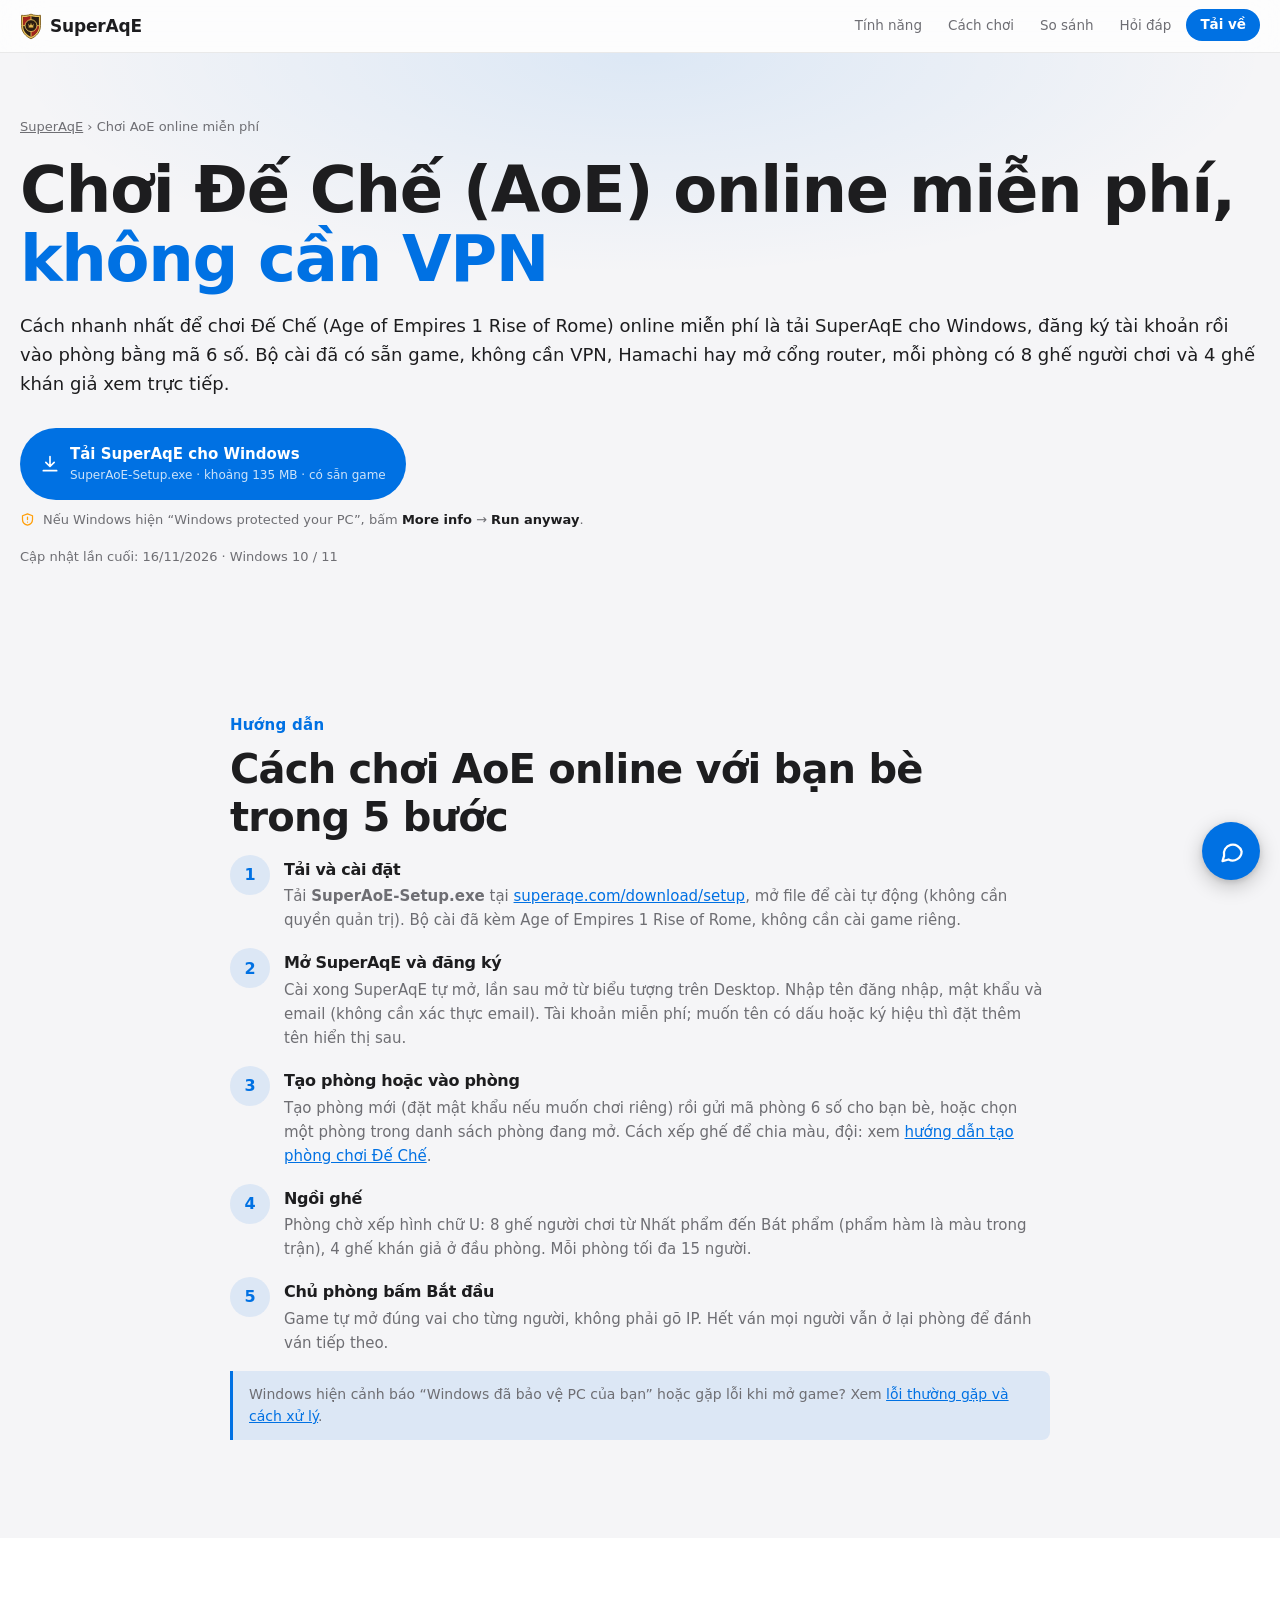
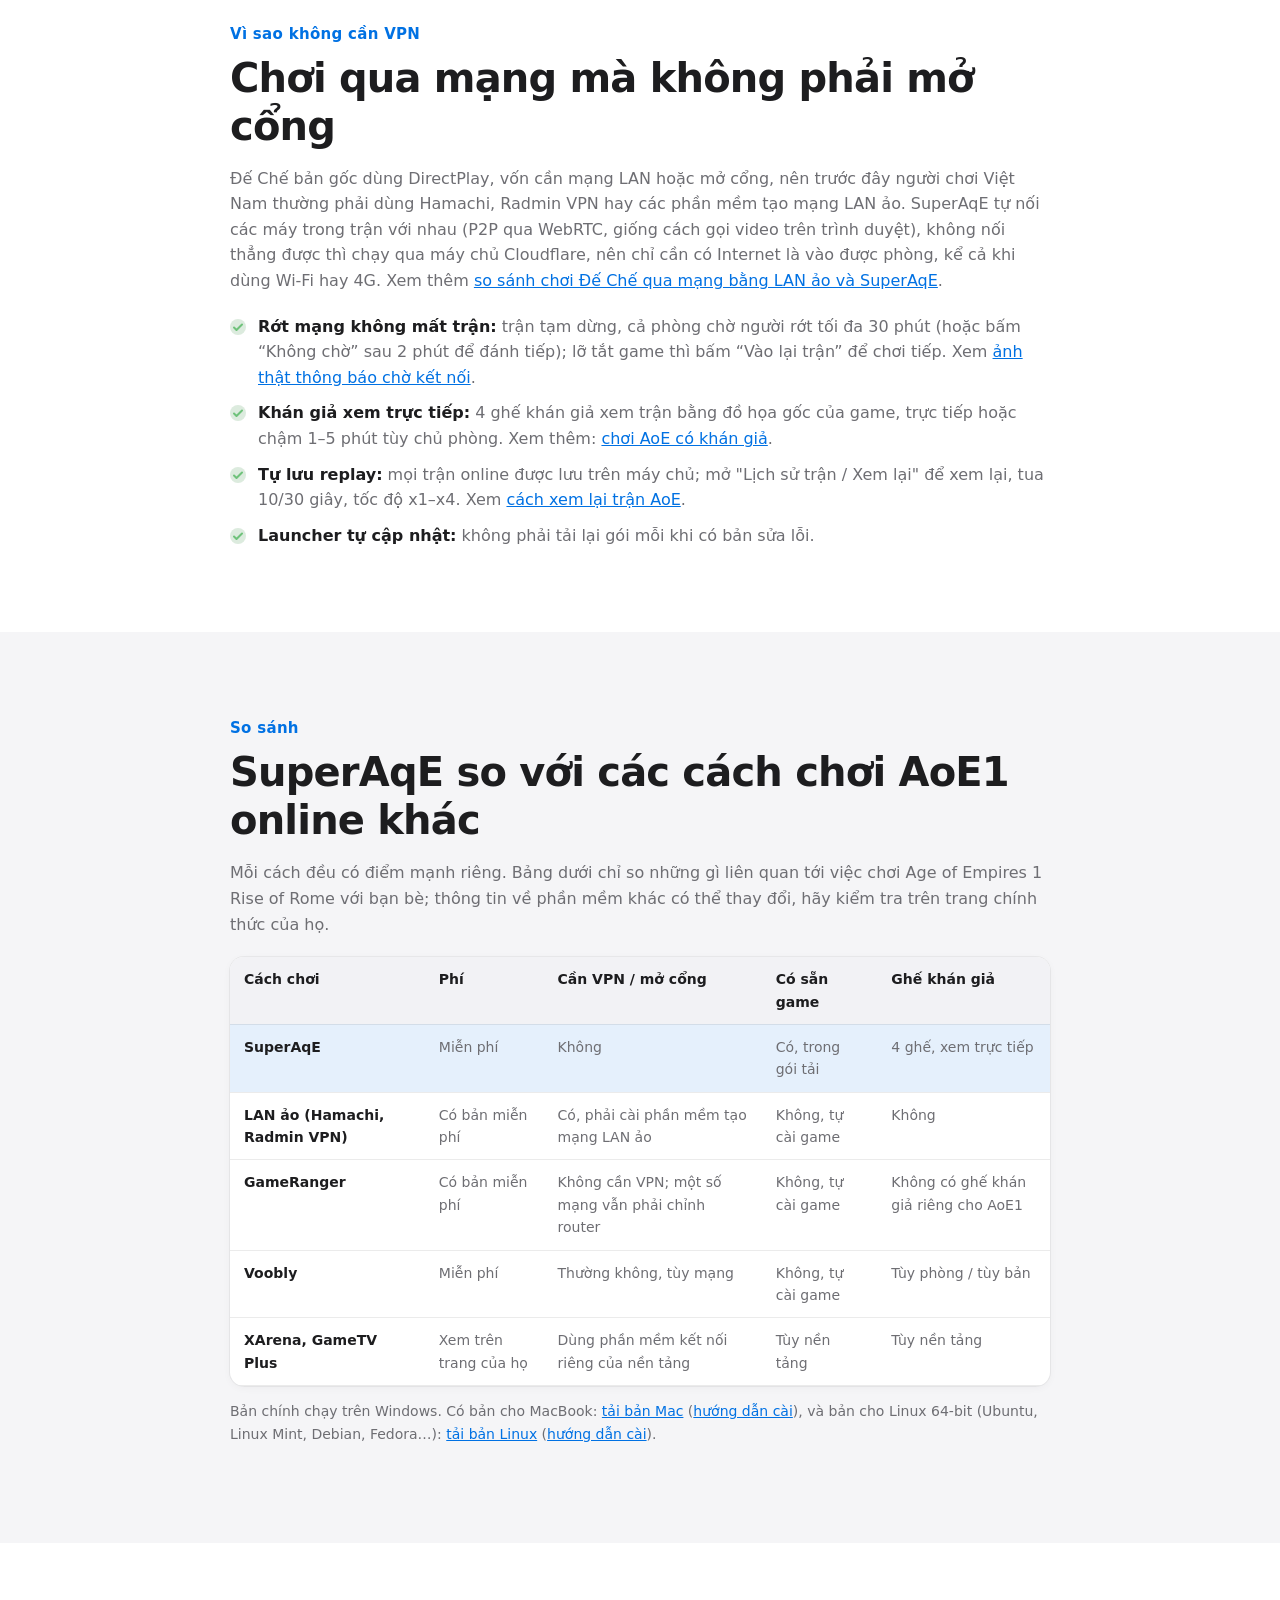
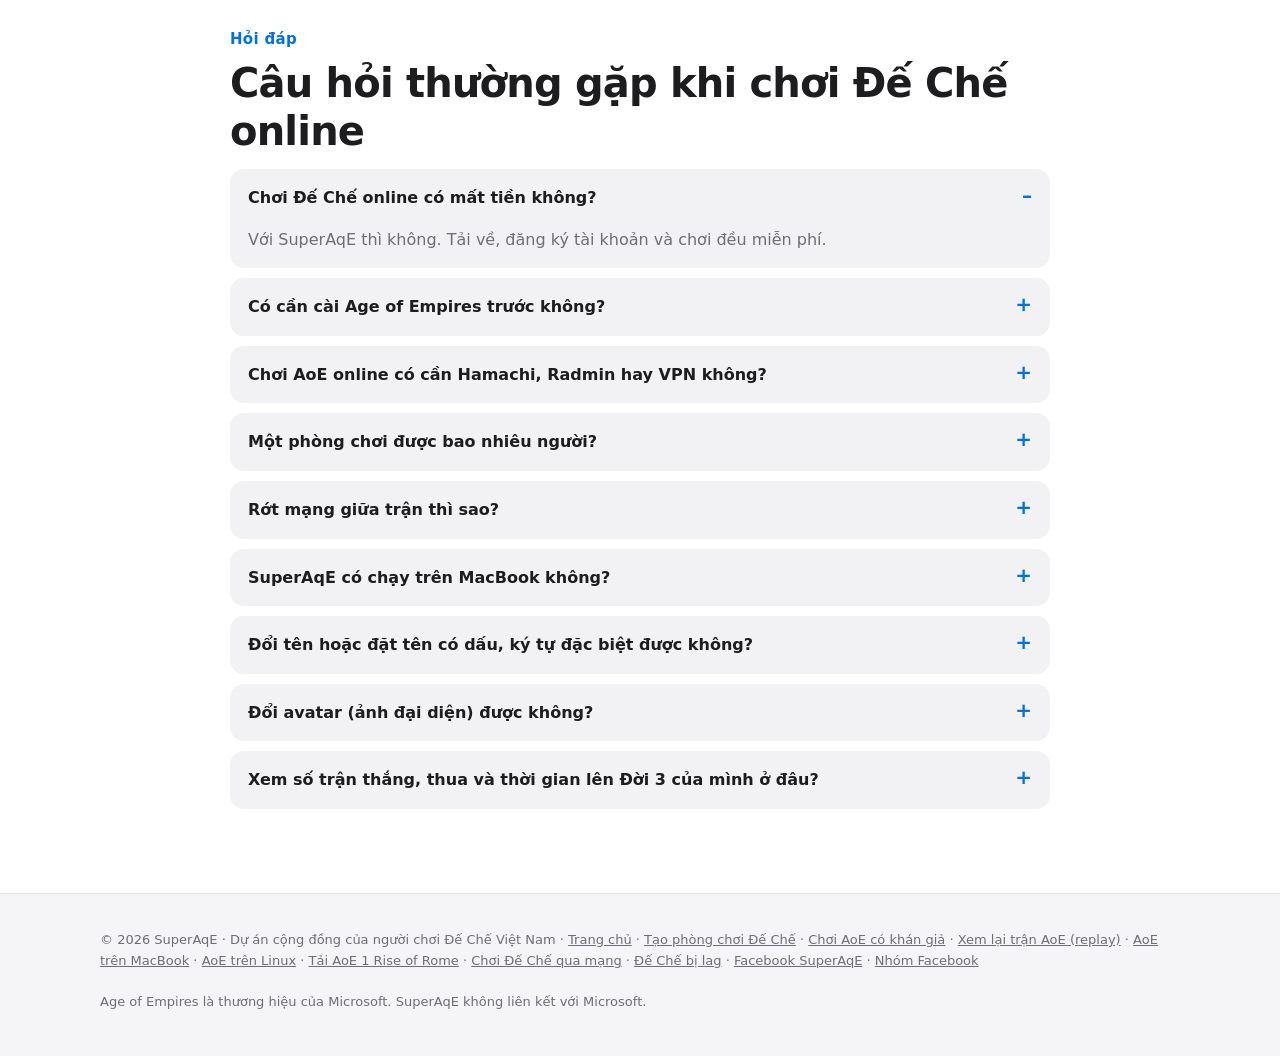
<file: choi-aoe-online-mien-phi/index.html>
<!doctype html>
<html lang="vi">
<head>
<meta charset="utf-8">
<meta name="viewport" content="width=device-width, initial-scale=1">
<title>Chơi AoE online miễn phí, không cần VPN – SuperAqE</title>
<meta name="description" content="Cách chơi Đế Chế (AoE1 Rise of Rome) online miễn phí với bạn bè: tải SuperAqE, có sẵn game, không cần VPN hay mở cổng, 8 người chơi + 4 khán giả.">
<link rel="canonical" href="https://superaqe.com/choi-aoe-online-mien-phi/">
<link rel="alternate" hreflang="vi" href="https://superaqe.com/choi-aoe-online-mien-phi/">
<link rel="alternate" hreflang="x-default" href="https://superaqe.com/choi-aoe-online-mien-phi/">
<meta property="og:title" content="Chơi Đế Chế (AoE) online miễn phí, không cần VPN">
<meta property="og:description" content="Tải SuperAqE cho Windows, đăng ký, vào phòng bằng mã 6 số. Có sẵn game, 8 người chơi + 4 ghế khán giả.">
<meta property="og:type" content="article">
<meta property="og:url" content="https://superaqe.com/choi-aoe-online-mien-phi/">
<meta property="og:image" content="https://superaqe.com/img/spectator.jpg">
<meta property="og:image:width" content="1366">
<meta property="og:image:height" content="768">
<meta property="og:image:alt" content="Góc nhìn khán giả SuperAqE trong một trận Đế Chế">
<meta name="robots" content="index, follow, max-image-preview:large">
<meta property="og:locale" content="vi_VN">
<meta property="og:site_name" content="SuperAqE">
<meta name="twitter:card" content="summary_large_image">
<meta name="theme-color" content="#f5f5f7" media="(prefers-color-scheme: light)">
<meta name="theme-color" content="#111113" media="(prefers-color-scheme: dark)">
<link rel="icon" href="/favicon.svg" type="image/svg+xml">
<link rel="icon" href="/favicon-32.png" sizes="32x32" type="image/png">
<link rel="apple-touch-icon" href="/apple-touch-icon.png">
<script type="application/ld+json">
{
 "@context": "https://schema.org",
 "@type": "BreadcrumbList",
 "itemListElement": [
  {
   "@type": "ListItem",
   "position": 1,
   "name": "SuperAqE",
   "item": "https://superaqe.com/"
  },
  {
   "@type": "ListItem",
   "position": 2,
   "name": "Chơi AoE online miễn phí",
   "item": "https://superaqe.com/choi-aoe-online-mien-phi/"
  }
 ]
}
</script>
<script type="application/ld+json">
{
 "@context": "https://schema.org",
 "@type": "FAQPage",
 "mainEntity": [
  {
   "@type": "Question",
   "name": "Chơi Đế Chế online có mất tiền không?",
   "acceptedAnswer": {
    "@type": "Answer",
    "text": "Với SuperAqE thì không. Tải về, đăng ký tài khoản và chơi đều miễn phí."
   }
  },
  {
   "@type": "Question",
   "name": "Có cần cài Age of Empires trước không?",
   "acceptedAnswer": {
    "@type": "Answer",
    "text": "Không. Bộ cài SuperAoE-Setup.exe đã có sẵn game Age of Empires 1 Rise of Rome, cài là chạy."
   }
  },
  {
   "@type": "Question",
   "name": "Chơi AoE online có cần Hamachi, Radmin hay VPN không?",
   "acceptedAnswer": {
    "@type": "Answer",
    "text": "Không. SuperAqE tự nối các máy trong trận với nhau (P2P qua WebRTC), không nối thẳng được thì chạy qua máy chủ Cloudflare, nên không cần VPN, không cần mạng LAN ảo và không cần mở cổng router."
   }
  },
  {
   "@type": "Question",
   "name": "Một phòng chơi được bao nhiêu người?",
   "acceptedAnswer": {
    "@type": "Answer",
    "text": "Tối đa 8 người chơi cùng lúc, cộng thêm 4 khán giả. Mỗi phòng nhận tối đa 15 thành viên, những người còn lại có thể đứng chờ trong phòng."
   }
  },
  {
   "@type": "Question",
   "name": "Rớt mạng giữa trận thì sao?",
   "acceptedAnswer": {
    "@type": "Answer",
    "text": "Trận tạm dừng và cả phòng chờ người rớt mạng kết nối lại, tổng cộng tối đa 30 phút mỗi người mỗi trận; trên màn hình hiện ai mất kết nối và thời gian còn lại. Mạng có lại thì game tự nối. Lỡ tắt game thì mở launcher bấm “Vào lại trận”: game tua nhanh tới đúng lúc bạn rời rồi cho chơi tiếp. Hết 30 phút mà chưa về thì người đó bị loại, những người khác chơi tiếp. Người rớt đã vắng quá 2 phút thì người còn lại có thể bấm “Không chờ” (phím K) để người đó rời trận và đánh tiếp."
   }
  },
  {
   "@type": "Question",
   "name": "SuperAqE có chạy trên MacBook không?",
   "acceptedAnswer": {
    "@type": "Answer",
    "text": "Có. SuperAqE có bản cài riêng cho MacBook, cài bằng 1 lệnh Terminal: curl -fsSL https://superaqe.com/mac.sh | bash, chơi chung phòng với bản Windows 10/11."
   }
  },
  {
   "@type": "Question",
   "name": "Đổi tên hoặc đặt tên có dấu, ký tự đặc biệt được không?",
   "acceptedAnswer": {
    "@type": "Answer",
    "text": "Được. Tên đăng nhập giữ nguyên, nhưng bạn đặt thêm được tên hiển thị 2–24 ký tự: chữ có dấu tiếng Việt, số và ký hiệu như _ . , * ™ ®. Đổi trong launcher (bấm tên ở góc phải → “Đổi tên hiển thị…” hoặc Cài đặt › Tài khoản) hoặc trên trang Tài khoản của website; mỗi giờ đổi được 1 lần. Mọi người thấy tên này trong phòng, chat, bạn bè, clan, giải đấu và lịch sử trận. Trong màn hình game, tên được đổi sang dạng game hiển thị được (dấu tiếng Việt bị lược bớt, ví dụ ấ thành â, đ thành d)."
   }
  },
  {
   "@type": "Question",
   "name": "Đổi avatar (ảnh đại diện) được không?",
   "acceptedAnswer": {
    "@type": "Answer",
    "text": "Được, miễn phí (từ launcher 1.0.33). Trong launcher, bấm tên của bạn ở góc phải → “Đổi avatar…” rồi chọn một ảnh trong máy; launcher tự cắt ảnh thành hình vuông và thu nhỏ, muốn gỡ thì chọn “Bỏ avatar”. Chưa đặt ảnh thì hiện chữ cái đầu của tên trên nền màu. Avatar hiện ở ghế trong phòng (kiểu phòng Tối giản), danh sách người online, bạn bè, thẻ khi rê chuột lên tên và bảng thông tin người chơi. Hiện chỉ đổi được trong launcher, chưa đổi trên website. Ảnh vi phạm có thể bị giám sát viên gỡ."
   }
  },
  {
   "@type": "Question",
   "name": "Xem số trận thắng, thua và thời gian lên Đời 3 của mình ở đâu?",
   "acceptedAnswer": {
    "@type": "Answer",
    "text": "Trong launcher, mở “Trận của tôi” hoặc chuột phải tên một người chơi → “Lịch sử đấu”. Bảng hiện số trận thắng – thua, phần trăm thắng, kết quả 12 trận gần nhất, thời gian lên Đời 3 trung bình, Điểm mạng và tổng số trận; bên dưới là từng trận kèm nhãn Thắng/Thua, bấm vào trận để xem lại replay. Trên website có trang lịch sử trận."
   }
  }
 ]
}
</script>
<script type="application/ld+json">
{
 "@context": "https://schema.org",
 "@type": "HowTo",
 "name": "Cách chơi Đế Chế (AoE) online với bạn bè bằng SuperAqE",
 "step": [
  {
   "@type": "HowToStep",
   "position": 1,
   "name": "Tải và cài đặt",
   "text": "Tải SuperAoE-Setup.exe tại superaqe.com/download/setup, mở file để cài tự động (không cần quyền quản trị). Bộ cài đã kèm Age of Empires 1 Rise of Rome, không cần cài game riêng."
  },
  {
   "@type": "HowToStep",
   "position": 2,
   "name": "Mở SuperAqE và đăng ký",
   "text": "Cài xong SuperAqE tự mở, lần sau mở từ biểu tượng trên Desktop. Nhập tên đăng nhập, mật khẩu và email (không cần xác thực email). Tài khoản miễn phí; muốn tên có dấu hoặc ký hiệu thì đặt thêm tên hiển thị sau."
  },
  {
   "@type": "HowToStep",
   "position": 3,
   "name": "Tạo phòng hoặc vào phòng",
   "text": "Tạo phòng mới (đặt mật khẩu nếu muốn chơi riêng) rồi gửi mã phòng 6 số cho bạn bè, hoặc chọn một phòng trong danh sách phòng đang mở."
  },
  {
   "@type": "HowToStep",
   "position": 4,
   "name": "Ngồi ghế",
   "text": "Phòng chờ xếp hình chữ U: 8 ghế người chơi từ Nhất phẩm đến Bát phẩm (phẩm hàm là màu trong trận), 4 ghế khán giả ở đầu phòng. Mỗi phòng tối đa 15 người."
  },
  {
   "@type": "HowToStep",
   "position": 5,
   "name": "Chủ phòng bấm Bắt đầu",
   "text": "Game tự mở đúng vai cho từng người, không phải gõ IP. Hết ván mọi người vẫn ở lại phòng để đánh ván tiếp theo."
  }
 ]
}
</script>
<style>
:root {
  --gold: #e8c35a; --gold2: #b8902f; --ink: #221a12;
  --bg: #140f0a; --bg2: #1c150e; --panel: #2c2218; --panel2: #3a2d1e;
  --line: #5a4728; --text: #f2e6cf; --dim: #b7a583; --red: #a33a32; --green: #4f9a5a;
  --serif: "Playfair Display", Georgia, serif;
  --sans: "Be Vietnam Pro", "Segoe UI", system-ui, sans-serif;
}
* { box-sizing: border-box; }
html { scroll-behavior: smooth; }
body { margin: 0; background: var(--bg); color: var(--text); font-family: var(--sans); font-size: 16px; line-height: 1.6; overflow-x: hidden; }
a { color: var(--gold); }
img, svg { max-width: 100%; }
.wrap { max-width: 1120px; margin: 0 auto; padding: 0 20px; }
.wrap > *, .grid3 > *, .dl > * { min-width: 0; }

/* Header */
.top { position: sticky; top: 0; z-index: 10; background: rgba(20,15,10,.88); backdrop-filter: blur(8px); border-bottom: 1px solid rgba(184,144,47,.35); }
.top .wrap { display: flex; align-items: center; justify-content: space-between; height: 60px; gap: 16px; }
.brand { display: flex; align-items: center; gap: 10px; font-family: var(--serif); font-weight: 800; font-size: 22px; color: var(--gold); text-decoration: none; letter-spacing: .3px; }
.brand img { width: 30px; height: 36px; }
.nav { display: flex; gap: 22px; }
.nav a { color: var(--dim); text-decoration: none; font-size: 14px; font-weight: 500; }
.nav a:hover { color: var(--text); }
.nav .cta { color: var(--ink); background: linear-gradient(#e8c35a, #b8902f); padding: 7px 14px; border-radius: 8px; font-weight: 700; }
.nav .cta:hover { color: var(--ink); filter: brightness(1.08); }

/* Hero */
.hero { position: relative; padding: 90px 0 70px; background:
  radial-gradient(ellipse 80% 60% at 50% 0%, rgba(232,195,90,.16), transparent 70%),
  radial-gradient(ellipse at bottom, #2a2015, var(--bg) 70%); overflow: hidden; }
.hero .wrap { display: grid; grid-template-columns: 1.05fr .95fr; gap: 48px; align-items: center; }
.eyebrow { display: inline-flex; gap: 8px; align-items: center; font-size: 13px; font-weight: 600; color: var(--gold); border: 1px solid rgba(232,195,90,.4); padding: 5px 12px; border-radius: 999px; background: rgba(232,195,90,.07); }
.dot { width: 8px; height: 8px; border-radius: 50%; background: #e0493c; box-shadow: 0 0 0 0 rgba(224,73,60,.6); animation: pulse 1.8s infinite; }
@keyframes pulse { 70% { box-shadow: 0 0 0 9px rgba(224,73,60,0); } 100% { box-shadow: 0 0 0 0 rgba(224,73,60,0); } }
h1 { font-family: var(--serif); font-size: clamp(38px, 5.6vw, 64px); line-height: 1.08; margin: 18px 0 18px; font-weight: 800; }
h1 .g { color: var(--gold); }
.lead { font-size: 18px; color: var(--dim); max-width: 560px; margin: 0 0 30px; }
.btns { display: flex; flex-wrap: wrap; gap: 12px; }
.btn { display: inline-flex; align-items: center; gap: 10px; padding: 14px 20px; border-radius: 10px; font-weight: 700; font-size: 15px; text-decoration: none; transition: transform .15s, filter .15s; }
.btn:hover { transform: translateY(-1px); }
.btn svg { width: 20px; height: 20px; flex: none; }
.btn.primary { background: linear-gradient(#e8c35a, #b8902f); color: var(--ink); box-shadow: 0 8px 24px rgba(184,144,47,.25); }
.btn.primary:hover { filter: brightness(1.08); }
.btn.ghost { color: var(--text); border: 1px solid var(--line); background: rgba(58,45,30,.4); }
.btn.ghost:hover { border-color: var(--gold2); }
.btn small { display: block; font-weight: 500; font-size: 12px; opacity: .75; }
.meta { margin-top: 18px; font-size: 13px; color: var(--dim); }

/* Hero visual: spectator screen mock */
.screen { margin: 0; border: 1px solid var(--gold2); border-radius: 14px; background: #0e0b07; box-shadow: 0 30px 80px rgba(0,0,0,.6), 0 0 0 6px rgba(58,45,30,.5); overflow: hidden; }
.screen img, .shot img { display: block; width: 100%; height: auto; }
.screen figcaption { display: flex; gap: 10px; align-items: center; padding: 10px 12px; background: linear-gradient(#352817, #241b10); border-top: 1px solid var(--line); font-size: 13px; color: var(--dim); }
.live { flex: none; color: #fff; background: #c23a2f; border-radius: 4px; padding: 1px 7px; font-weight: 700; font-size: 11px; letter-spacing: .5px; }

/* Screenshot gallery */
.shots { display: grid; grid-template-columns: 1fr 1fr; gap: 18px; }
.shot { margin: 0; border: 1px solid rgba(184,144,47,.45); border-radius: 14px; overflow: hidden; background: var(--panel); }
.shot.big { grid-column: 1 / -1; }
.shot figcaption { padding: 12px 14px; font-size: 14px; color: var(--dim); border-top: 1px solid var(--line); }
.shot figcaption b { color: var(--text); display: block; font-size: 15px; margin-bottom: 2px; }

/* Sections */
section { padding: 84px 0; scroll-margin-top: 60px; }
.alt { background: var(--bg2); border-top: 1px solid rgba(90,71,40,.5); border-bottom: 1px solid rgba(90,71,40,.5); }
.kicker { color: var(--gold); font-weight: 700; font-size: 13px; letter-spacing: 1.5px; text-transform: uppercase; }
h2 { font-family: var(--serif); font-size: clamp(28px, 3.6vw, 40px); line-height: 1.2; margin: 8px 0 14px; }
.sub { color: var(--dim); max-width: 680px; margin: 0 0 40px; font-size: 17px; }
.grid3 { display: grid; grid-template-columns: repeat(3, 1fr); gap: 18px; }
.card { background: linear-gradient(180deg, var(--panel), #241b12); border: 1px solid rgba(184,144,47,.35); border-radius: 14px; padding: 24px; }
.card:hover { border-color: var(--gold2); }
.ico { width: 44px; height: 44px; border-radius: 10px; display: grid; place-items: center; background: rgba(232,195,90,.12); color: var(--gold); margin-bottom: 14px; }
.ico svg { width: 24px; height: 24px; }
.card h3 { margin: 0 0 6px; font-size: 18px; }
.card p { margin: 0; color: var(--dim); font-size: 15px; }

/* Replay feature split */
.split { display: grid; grid-template-columns: 1fr 1fr; gap: 48px; align-items: center; }
.steps { list-style: none; padding: 0; margin: 0; display: grid; gap: 16px; }
.steps li { display: grid; grid-template-columns: 40px 1fr; gap: 14px; }
.steps .n { width: 40px; height: 40px; border-radius: 50%; border: 1px solid var(--gold2); color: var(--gold); display: grid; place-items: center; font-weight: 700; font-family: var(--serif); }
.steps h4 { margin: 2px 0 2px; font-size: 16px; }
.steps p { margin: 0; color: var(--dim); font-size: 15px; }
.player { border: 1px solid var(--gold2); border-radius: 14px; background: var(--panel); overflow: hidden; box-shadow: 0 20px 60px rgba(0,0,0,.45); }
.player .head { padding: 14px 16px; border-bottom: 1px solid var(--line); display: flex; justify-content: space-between; align-items: center; gap: 10px; }
.player .head b { font-size: 15px; }
.player .head span { font-size: 12px; color: var(--dim); }
.rlist { list-style: none; margin: 0; padding: 6px; }
.rlist li { display: grid; grid-template-columns: 1fr auto auto; gap: 12px; align-items: center; padding: 10px; border-radius: 8px; font-size: 14px; }
.rlist li:hover { background: var(--panel2); }
.rlist .t { font-weight: 600; }
.rlist .d { color: var(--dim); font-size: 12px; }
.rlist .s { color: var(--dim); font-size: 12px; font-variant-numeric: tabular-nums; }
.play { width: 32px; height: 32px; border-radius: 50%; border: 0; background: linear-gradient(#e8c35a, #b8902f); color: var(--ink); display: grid; place-items: center; cursor: pointer; }
.play svg { width: 14px; height: 14px; }
.timeline { padding: 14px 16px 16px; border-top: 1px solid var(--line); }
.track { height: 6px; background: #1d160e; border-radius: 3px; position: relative; }
.track .fill { position: absolute; inset: 0 auto 0 0; width: 0; background: linear-gradient(90deg, var(--gold2), var(--gold)); border-radius: 3px; transition: width .25s linear; }
.tl-row { display: flex; justify-content: space-between; margin-top: 8px; font-size: 12px; color: var(--dim); font-variant-numeric: tabular-nums; }
.speeds { display: flex; gap: 6px; }
.speeds button { font: inherit; font-size: 11px; background: var(--panel2); color: var(--dim); border: 1px solid var(--line); border-radius: 5px; padding: 2px 7px; cursor: pointer; }
.speeds button.on { color: var(--ink); background: var(--gold); border-color: var(--gold); }

/* U lobby */
.lobby { display: grid; grid-template-columns: 1fr 1.1fr; gap: 48px; align-items: center; }
.u { background: var(--panel); border: 1px solid rgba(184,144,47,.4); border-radius: 16px; padding: 20px; }
.legend { display: flex; gap: 16px; flex-wrap: wrap; margin-top: 14px; font-size: 13px; color: var(--dim); }
.legend span { display: inline-flex; gap: 6px; align-items: center; }
.legend i { width: 12px; height: 12px; border-radius: 3px; display: inline-block; }
.ticks { list-style: none; padding: 0; margin: 20px 0 0; display: grid; gap: 10px; }
.ticks li { padding-left: 28px; position: relative; color: var(--dim); }
.ticks li::before { content: ""; position: absolute; left: 0; top: 5px; width: 16px; height: 16px; border-radius: 50%; background: rgba(79,154,90,.2) url("data:image/svg+xml,%3Csvg xmlns='http://www.w3.org/2000/svg' viewBox='0 0 16 16'%3E%3Cpath d='M4 8.5l2.5 2.5L12 5.5' fill='none' stroke='%236fc27b' stroke-width='2' stroke-linecap='round' stroke-linejoin='round'/%3E%3C/svg%3E") center/16px no-repeat; }
.ticks b { color: var(--text); font-weight: 600; }

/* Download */
.dl { display: grid; grid-template-columns: 1fr 1fr; gap: 18px; }
.os { background: linear-gradient(180deg, var(--panel), #221a11); border: 1px solid rgba(184,144,47,.4); border-radius: 16px; padding: 28px; display: flex; flex-direction: column; gap: 14px; }
.os .osh { display: flex; align-items: center; gap: 14px; }
.os .osh svg { width: 40px; height: 40px; color: var(--gold); }
.os h3 { margin: 0; font-size: 22px; font-family: var(--serif); }
.os .req { color: var(--dim); font-size: 14px; margin: 0; }
.os ul { margin: 0; padding-left: 18px; color: var(--dim); font-size: 14px; }
.os .btn { align-self: flex-start; margin-top: auto; }
.badge { font-size: 11px; font-weight: 700; letter-spacing: .4px; padding: 3px 8px; border-radius: 999px; background: rgba(232,195,90,.15); color: var(--gold); border: 1px solid rgba(232,195,90,.35); }
.badge.new { background: rgba(79,154,90,.18); color: #8fd69a; border-color: rgba(79,154,90,.45); }

/* Mac guide */
.mac { display: grid; grid-template-columns: 1fr 1fr; gap: 40px; align-items: start; }
.code { background: #0e0b07; border: 1px solid var(--line); border-radius: 10px; padding: 14px 16px; font-family: ui-monospace, Menlo, Consolas, monospace; font-size: 13px; color: #e9d8b0; overflow-x: auto; white-space: pre; }
.note { border-left: 3px solid var(--gold2); background: rgba(232,195,90,.06); padding: 12px 16px; border-radius: 0 8px 8px 0; color: var(--dim); font-size: 14px; margin-top: 16px; }

/* FAQ */
.faq { max-width: 820px; display: grid; gap: 10px; }
details { background: var(--panel); border: 1px solid rgba(90,71,40,.9); border-radius: 12px; padding: 0 18px; }
details[open] { border-color: var(--gold2); }
summary { cursor: pointer; list-style: none; padding: 16px 0; font-weight: 600; display: flex; justify-content: space-between; gap: 12px; }
summary::-webkit-details-marker { display: none; }
summary::after { content: "+"; color: var(--gold); font-size: 20px; line-height: 1; }
details[open] summary::after { content: "–"; }
details p { margin: 0 0 16px; color: var(--dim); }

footer { padding: 36px 0 44px; border-top: 1px solid rgba(90,71,40,.6); color: var(--dim); font-size: 13px; }
footer .wrap { display: flex; justify-content: space-between; gap: 20px; flex-wrap: wrap; }

@media (max-width: 900px) {
  .hero { padding: 56px 0 50px; }
  .hero .wrap, .split, .lobby, .mac, .dl, .shots { grid-template-columns: 1fr; gap: 32px; }
  .shot.big { grid-column: auto; }
  .grid3 { grid-template-columns: 1fr 1fr; }
  .nav a:not(.cta) { display: none; }
  section { padding: 60px 0; }
}
@media (max-width: 560px) {
  .wrap { padding: 0 16px; }
  .grid3 { grid-template-columns: 1fr; }
  .btn { width: 100%; justify-content: center; }
  .os .btn { align-self: stretch; }
  .lead { font-size: 16px; }
}
@media (prefers-reduced-motion: reduce) { * { animation: none !important; transition: none !important; } html { scroll-behavior: auto; } }

.page { padding: 64px 0 48px; }
.narrow { max-width: 860px; display: block !important; }
.crumbs { font-size: 13px; color: var(--dim); margin-bottom: 8px; }
.crumbs a { color: var(--dim); }
.answer { max-width: none; color: var(--text); }
section p { color: var(--dim); }
.steps h3 { margin: 2px 0 2px; font-size: 16px; }
.tbl { overflow-x: auto; border: 1px solid rgba(184,144,47,.4); border-radius: 12px; margin: 20px 0 12px; }
table { width: 100%; border-collapse: collapse; font-size: 14px; min-width: 620px; }
th, td { text-align: left; padding: 11px 14px; border-bottom: 1px solid rgba(90,71,40,.6); vertical-align: top; }
thead th { background: var(--panel2); color: var(--gold); font-weight: 700; }
tbody th { color: var(--text); font-weight: 600; }
td { color: var(--dim); }
tbody tr:first-child { background: rgba(232,195,90,.07); }
.small { font-size: 14px; }
footer a { color: var(--dim); }
/* SmartScreen hint under the Windows download buttons. */
.win-note { display: flex; align-items: flex-start; gap: 8px; margin: 10px 0 0; font-size: 13px; line-height: 1.5; color: var(--dim); }
.win-note svg { width: 15px; height: 15px; flex: none; margin-top: 2px; color: var(--gold); }
.win-note b { color: var(--text); font-weight: 600; }
</style>
<link rel="stylesheet" href="/modern.css">
</head>
<body>

<header class="top">
  <div class="wrap">
    <a class="brand" href="/">
      <img src="/favicon.svg" alt="" width="30" height="36">
      SuperAqE
    </a>
    <nav class="nav" aria-label="Menu chính">
      <a href="/#tinh-nang">Tính năng</a>
      <a href="#cach-choi">Cách chơi</a>
      <a href="#so-sanh">So sánh</a>
      <a href="#hoi-dap">Hỏi đáp</a>
      <a class="cta" href="https://superaqe.com/download/setup">Tải về</a>
    </nav>
  </div>
</header>

<main>
<section class="hero page">
  <div class="wrap narrow">
    <nav class="crumbs" aria-label="Đường dẫn"><a href="/">SuperAqE</a> › <span>Chơi AoE online miễn phí</span></nav>
    <h1>Chơi Đế Chế (AoE) online miễn phí, <span class="g">không cần VPN</span></h1>
    <p class="lead answer">Cách nhanh nhất để chơi Đế Chế (Age of Empires 1 Rise of Rome) online miễn phí là tải SuperAqE cho Windows, đăng ký tài khoản rồi vào phòng bằng mã 6 số. Bộ cài đã có sẵn game, không cần VPN, Hamachi hay mở cổng router, mỗi phòng có 8 ghế người chơi và 4 ghế khán giả xem trực tiếp.</p>
    <div class="btns">
      <a class="btn primary" href="https://superaqe.com/download/setup" download>
        <svg viewBox="0 0 24 24" fill="none" stroke="currentColor" stroke-width="2" stroke-linecap="round" stroke-linejoin="round" aria-hidden="true"><path d="M12 3v12M7 10l5 5 5-5M4 20h16"/></svg>
        <span>Tải SuperAqE cho Windows<small>SuperAoE-Setup.exe · khoảng 135 MB · có sẵn game</small></span>
      </a>
    </div>
    <p class="win-note"><svg viewBox="0 0 24 24" fill="none" stroke="currentColor" stroke-width="2" stroke-linecap="round" stroke-linejoin="round" aria-hidden="true"><path d="M12 3l8 3v6c0 5-3.5 8-8 9-4.5-1-8-4-8-9V6z"/><path d="M12 8v4M12 16h.01"/></svg><span>Nếu Windows hiện “Windows protected your PC”, bấm <b>More info</b> → <b>Run anyway</b>.</span></p>
    <p class="meta">Cập nhật lần cuối: <time datetime="2026-11-16">16/11/2026</time> · Windows 10 / 11</p>
  </div>
</section>

<section id="cach-choi">
  <div class="wrap narrow">
    <div class="kicker">Hướng dẫn</div>
    <h2>Cách chơi AoE online với bạn bè trong 5 bước</h2>
    <ol class="steps">
      <li><span class="n">1</span><div><h3>Tải và cài đặt</h3><p>Tải <b>SuperAoE-Setup.exe</b> tại <a href="https://superaqe.com/download/setup">superaqe.com/download/setup</a>, mở file để cài tự động (không cần quyền quản trị). Bộ cài đã kèm Age of Empires 1 Rise of Rome, không cần cài game riêng.</p></div></li>
      <li><span class="n">2</span><div><h3>Mở SuperAqE và đăng ký</h3><p>Cài xong SuperAqE tự mở, lần sau mở từ biểu tượng trên Desktop. Nhập tên đăng nhập, mật khẩu và email (không cần xác thực email). Tài khoản miễn phí; muốn tên có dấu hoặc ký hiệu thì đặt thêm tên hiển thị sau.</p></div></li>
      <li><span class="n">3</span><div><h3>Tạo phòng hoặc vào phòng</h3><p>Tạo phòng mới (đặt mật khẩu nếu muốn chơi riêng) rồi gửi mã phòng 6 số cho bạn bè, hoặc chọn một phòng trong danh sách phòng đang mở. Cách xếp ghế để chia màu, đội: xem <a href="/tao-phong-choi-de-che/">hướng dẫn tạo phòng chơi Đế Chế</a>.</p></div></li>
      <li><span class="n">4</span><div><h3>Ngồi ghế</h3><p>Phòng chờ xếp hình chữ U: 8 ghế người chơi từ Nhất phẩm đến Bát phẩm (phẩm hàm là màu trong trận), 4 ghế khán giả ở đầu phòng. Mỗi phòng tối đa 15 người.</p></div></li>
      <li><span class="n">5</span><div><h3>Chủ phòng bấm Bắt đầu</h3><p>Game tự mở đúng vai cho từng người, không phải gõ IP. Hết ván mọi người vẫn ở lại phòng để đánh ván tiếp theo.</p></div></li>
    </ol>
    <p class="note">Windows hiện cảnh báo “Windows đã bảo vệ PC của bạn” hoặc gặp lỗi khi mở game? Xem <a href="/tai-aoe-rise-of-rome/#loi-thuong-gap">lỗi thường gặp và cách xử lý</a>.</p>
  </div>
</section>

<section id="vi-sao" class="alt">
  <div class="wrap narrow">
    <div class="kicker">Vì sao không cần VPN</div>
    <h2>Chơi qua mạng mà không phải mở cổng</h2>
    <p>Đế Chế bản gốc dùng DirectPlay, vốn cần mạng LAN hoặc mở cổng, nên trước đây người chơi Việt Nam thường phải dùng Hamachi, Radmin VPN hay các phần mềm tạo mạng LAN ảo. SuperAqE tự nối các máy trong trận với nhau (P2P qua WebRTC, giống cách gọi video trên trình duyệt), không nối thẳng được thì chạy qua máy chủ Cloudflare, nên chỉ cần có Internet là vào được phòng, kể cả khi dùng Wi-Fi hay 4G. Xem thêm <a href="/choi-de-che-qua-mang/">so sánh chơi Đế Chế qua mạng bằng LAN ảo và SuperAqE</a>.</p>
    <ul class="ticks">
      <li><b>Rớt mạng không mất trận:</b> trận tạm dừng, cả phòng chờ người rớt tối đa 30 phút (hoặc bấm “Không chờ” sau 2 phút để đánh tiếp); lỡ tắt game thì bấm “Vào lại trận” để chơi tiếp. Xem <a href="/#mat-mang">ảnh thật thông báo chờ kết nối</a>.</li>
      <li><b>Khán giả xem trực tiếp:</b> 4 ghế khán giả xem trận bằng đồ họa gốc của game, trực tiếp hoặc chậm 1–5 phút tùy chủ phòng. Xem thêm: <a href="/choi-aoe-co-khan-gia/">chơi AoE có khán giả</a>.</li>
      <li><b>Tự lưu replay:</b> mọi trận online được lưu trên máy chủ; mở "Lịch sử trận / Xem lại" để xem lại, tua 10/30 giây, tốc độ x1–x4. Xem <a href="/xem-lai-tran-aoe-replay/">cách xem lại trận AoE</a>.</li>
      <li><b>Launcher tự cập nhật:</b> không phải tải lại gói mỗi khi có bản sửa lỗi.</li>
    </ul>
  </div>
</section>

<section id="so-sanh">
  <div class="wrap narrow">
    <div class="kicker">So sánh</div>
    <h2>SuperAqE so với các cách chơi AoE1 online khác</h2>
    <p>Mỗi cách đều có điểm mạnh riêng. Bảng dưới chỉ so những gì liên quan tới việc chơi Age of Empires 1 Rise of Rome với bạn bè; thông tin về phần mềm khác có thể thay đổi, hãy kiểm tra trên trang chính thức của họ.</p>
    <div class="tbl">
      <table>
        <thead><tr><th scope="col">Cách chơi</th><th scope="col">Phí</th><th scope="col">Cần VPN / mở cổng</th><th scope="col">Có sẵn game</th><th scope="col">Ghế khán giả</th></tr></thead>
        <tbody>
          <tr><th scope="row">SuperAqE</th><td>Miễn phí</td><td>Không</td><td>Có, trong gói tải</td><td>4 ghế, xem trực tiếp</td></tr>
          <tr><th scope="row">LAN ảo (Hamachi, Radmin VPN)</th><td>Có bản miễn phí</td><td>Có, phải cài phần mềm tạo mạng LAN ảo</td><td>Không, tự cài game</td><td>Không</td></tr>
          <tr><th scope="row">GameRanger</th><td>Có bản miễn phí</td><td>Không cần VPN; một số mạng vẫn phải chỉnh router</td><td>Không, tự cài game</td><td>Không có ghế khán giả riêng cho AoE1</td></tr>
          <tr><th scope="row">Voobly</th><td>Miễn phí</td><td>Thường không, tùy mạng</td><td>Không, tự cài game</td><td>Tùy phòng / tùy bản</td></tr>
          <tr><th scope="row">XArena, GameTV Plus</th><td>Xem trên trang của họ</td><td>Dùng phần mềm kết nối riêng của nền tảng</td><td>Tùy nền tảng</td><td>Tùy nền tảng</td></tr>
        </tbody>
      </table>
    </div>
    <p class="small">Bản chính chạy trên Windows. Có bản cho MacBook: <a href="/choi-aoe-tren-macbook/#cai-dat">tải bản Mac</a> (<a href="/choi-aoe-tren-macbook/">hướng dẫn cài</a>), và bản cho Linux 64-bit (Ubuntu, Linux Mint, Debian, Fedora…): <a href="https://superaqe.com/download/linux">tải bản Linux</a> (<a href="/choi-aoe-tren-linux/">hướng dẫn cài</a>).</p>
  </div>
</section>

<section id="hoi-dap" class="alt">
  <div class="wrap narrow">
    <div class="kicker">Hỏi đáp</div>
    <h2>Câu hỏi thường gặp khi chơi Đế Chế online</h2>
    <div class="faq">
      <details open><summary>Chơi Đế Chế online có mất tiền không?</summary><p>Với SuperAqE thì không. Tải về, đăng ký tài khoản và chơi đều miễn phí.</p></details>
      <details><summary>Có cần cài Age of Empires trước không?</summary><p>Không. Bộ cài SuperAoE-Setup.exe đã có sẵn game Age of Empires 1 Rise of Rome, cài là chạy.</p></details>
      <details><summary>Chơi AoE online có cần Hamachi, Radmin hay VPN không?</summary><p>Không. SuperAqE tự nối các máy trong trận với nhau (P2P qua WebRTC), không nối thẳng được thì chạy qua máy chủ Cloudflare, nên không cần VPN, không cần mạng LAN ảo và không cần mở cổng router.</p></details>
      <details><summary>Một phòng chơi được bao nhiêu người?</summary><p>Tối đa 8 người chơi cùng lúc, cộng thêm 4 khán giả. Mỗi phòng nhận tối đa 15 thành viên, những người còn lại có thể đứng chờ trong phòng.</p></details>
      <details><summary>Rớt mạng giữa trận thì sao?</summary><p>Trận tạm dừng và cả phòng chờ người rớt mạng kết nối lại, tổng cộng tối đa 30 phút mỗi người mỗi trận; trên màn hình hiện ai mất kết nối và thời gian còn lại. Mạng có lại thì game tự nối. Lỡ tắt game thì mở launcher bấm “Vào lại trận”: game tua nhanh tới đúng lúc bạn rời rồi cho chơi tiếp. Hết 30 phút mà chưa về thì người đó bị loại, những người khác chơi tiếp. Người rớt đã vắng quá 2 phút thì người còn lại có thể bấm “Không chờ” (phím K) để người đó rời trận và đánh tiếp.</p></details>
      <details><summary>SuperAqE có chạy trên MacBook không?</summary><p>Có. SuperAqE có bản cài riêng cho MacBook, cài bằng 1 lệnh Terminal (<a href="/choi-aoe-tren-macbook/#cai-dat">xem cách cài</a>), chơi chung phòng với bản Windows 10/11.</p></details>
      <details id="ten-hien-thi"><summary>Đổi tên hoặc đặt tên có dấu, ký tự đặc biệt được không?</summary><p>Được. Tên đăng nhập giữ nguyên, nhưng bạn đặt thêm được tên hiển thị 2–24 ký tự: chữ có dấu tiếng Việt, số và ký hiệu như _ . , * ™ ®. Đổi trong launcher (bấm tên ở góc phải → “Đổi tên hiển thị…” hoặc Cài đặt › Tài khoản) hoặc trên <a href="/tai-khoan/">trang Tài khoản</a> của website; mỗi giờ đổi được 1 lần. Mọi người thấy tên này trong phòng, chat, bạn bè, clan, giải đấu và lịch sử trận. Trong màn hình game, tên được đổi sang dạng game hiển thị được (dấu tiếng Việt bị lược bớt, ví dụ ấ thành â, đ thành d).</p></details>
      <details id="avatar"><summary>Đổi avatar (ảnh đại diện) được không?</summary><p>Được, miễn phí (từ launcher 1.0.33). Trong launcher, bấm tên của bạn ở góc phải → “Đổi avatar…” rồi chọn một ảnh trong máy; launcher tự cắt ảnh thành hình vuông và thu nhỏ, muốn gỡ thì chọn “Bỏ avatar”. Chưa đặt ảnh thì hiện chữ cái đầu của tên trên nền màu. Avatar hiện ở ghế trong phòng (kiểu phòng Tối giản), danh sách người online, bạn bè, thẻ khi rê chuột lên tên và bảng thông tin người chơi. Hiện chỉ đổi được trong launcher, chưa đổi trên website. Ảnh vi phạm có thể bị giám sát viên gỡ.</p></details>
      <details id="thanh-tich"><summary>Xem số trận thắng, thua và thời gian lên Đời 3 của mình ở đâu?</summary><p>Trong launcher, mở “Trận của tôi” hoặc chuột phải tên một người chơi → “Lịch sử đấu”. Bảng hiện số trận thắng – thua, phần trăm thắng, kết quả 12 trận gần nhất, thời gian lên Đời 3 trung bình, Điểm mạng và tổng số trận; bên dưới là từng trận kèm nhãn Thắng/Thua, bấm vào trận để xem lại replay. Trên website có trang <a href="/lich-su-tran/">lịch sử trận</a>.</p></details>
    </div>
  </div>
</section>
</main>

<footer>
  <div class="wrap">
    <span>© 2026 SuperAqE · Dự án cộng đồng của người chơi Đế Chế Việt Nam · <a href="/">Trang chủ</a> · <a href="/tao-phong-choi-de-che/">Tạo phòng chơi Đế Chế</a> · <a href="/choi-aoe-co-khan-gia/">Chơi AoE có khán giả</a> · <a href="/xem-lai-tran-aoe-replay/">Xem lại trận AoE (replay)</a> · <a href="/choi-aoe-tren-macbook/">AoE trên MacBook</a> · <a href="/choi-aoe-tren-linux/">AoE trên Linux</a> · <a href="/tai-aoe-rise-of-rome/">Tải AoE 1 Rise of Rome</a> · <a href="/choi-de-che-qua-mang/">Chơi Đế Chế qua mạng</a> · <a href="/choi-de-che-bi-lag/">Đế Chế bị lag</a> · <a href="https://www.facebook.com/profile.php?id=61595397195188" target="_blank" rel="noopener">Facebook SuperAqE</a> · <a href="https://www.facebook.com/groups/1496567506003702" target="_blank" rel="noopener">Nhóm Facebook</a></span>
    <span>Age of Empires là thương hiệu của Microsoft. SuperAqE không liên kết với Microsoft.</span>
  </div>
</footer>
<script src="/chat.js" defer></script>
</body>
</html>
</file>
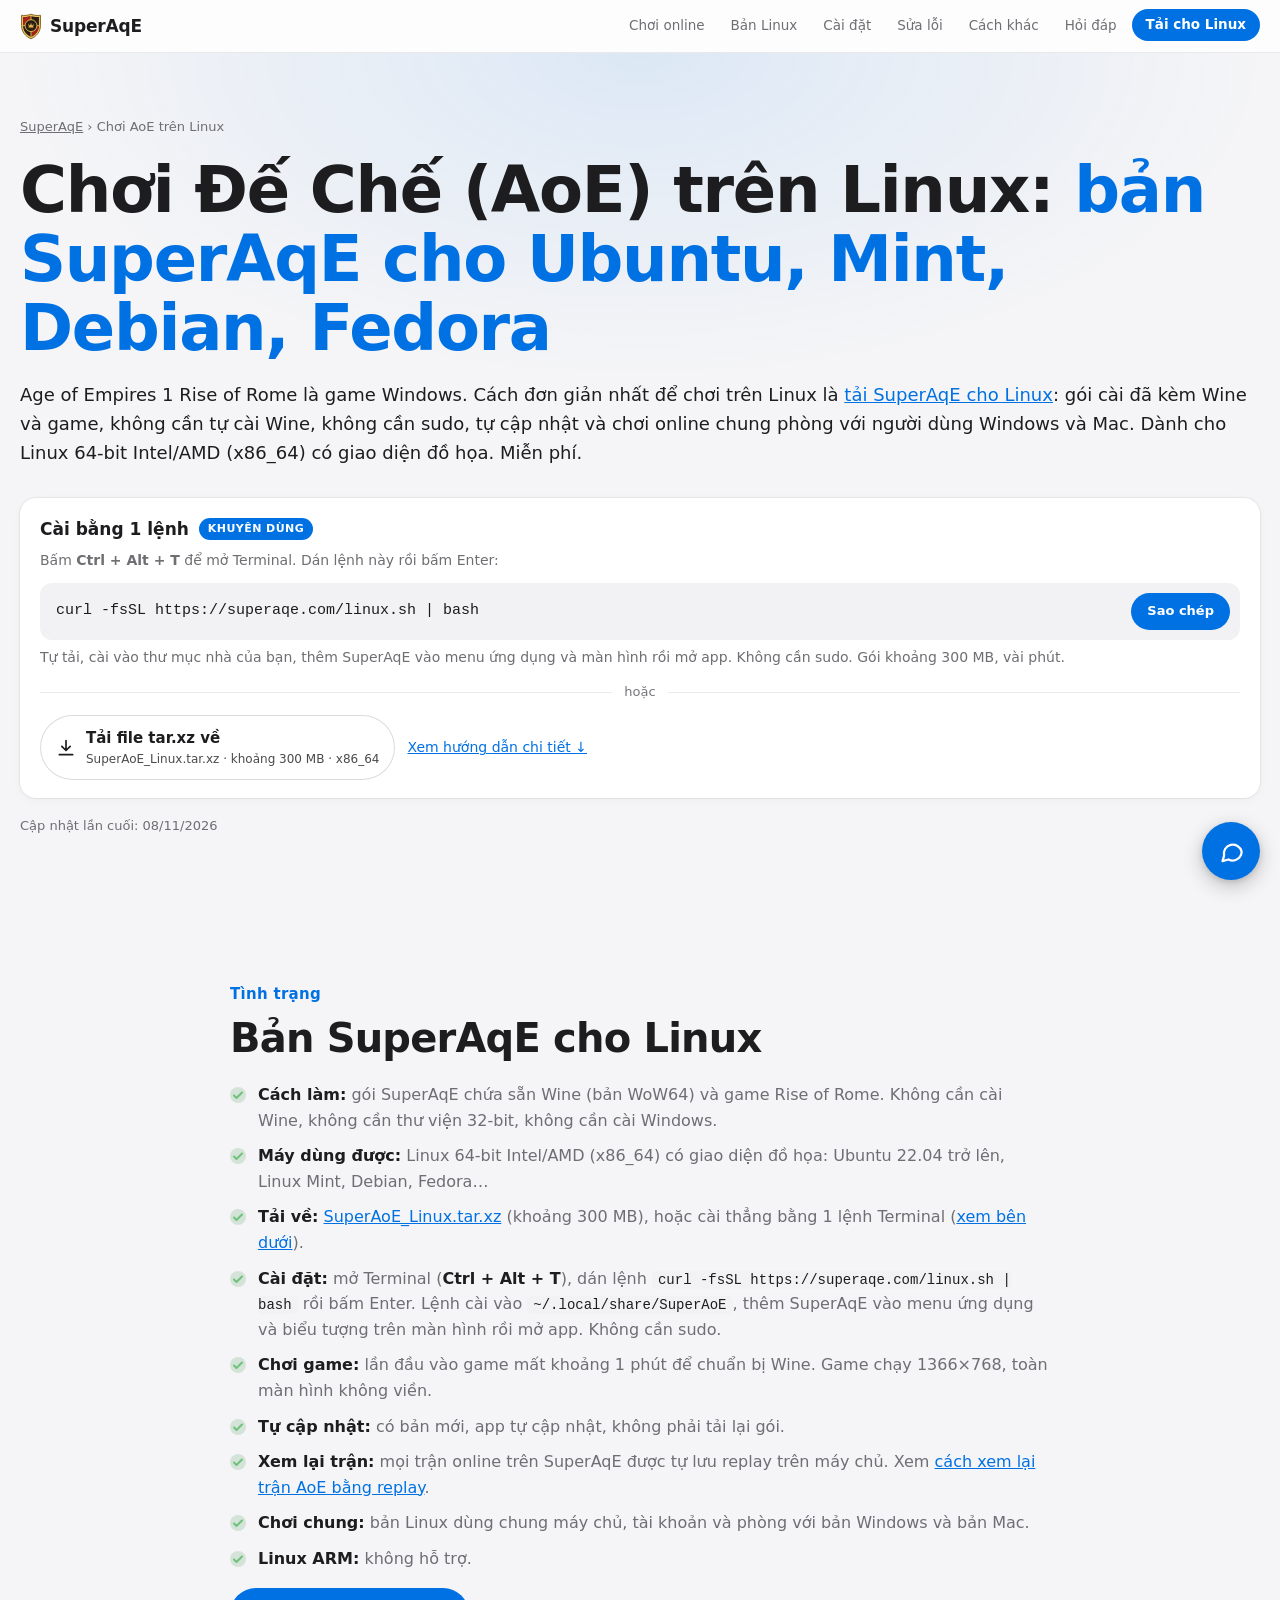
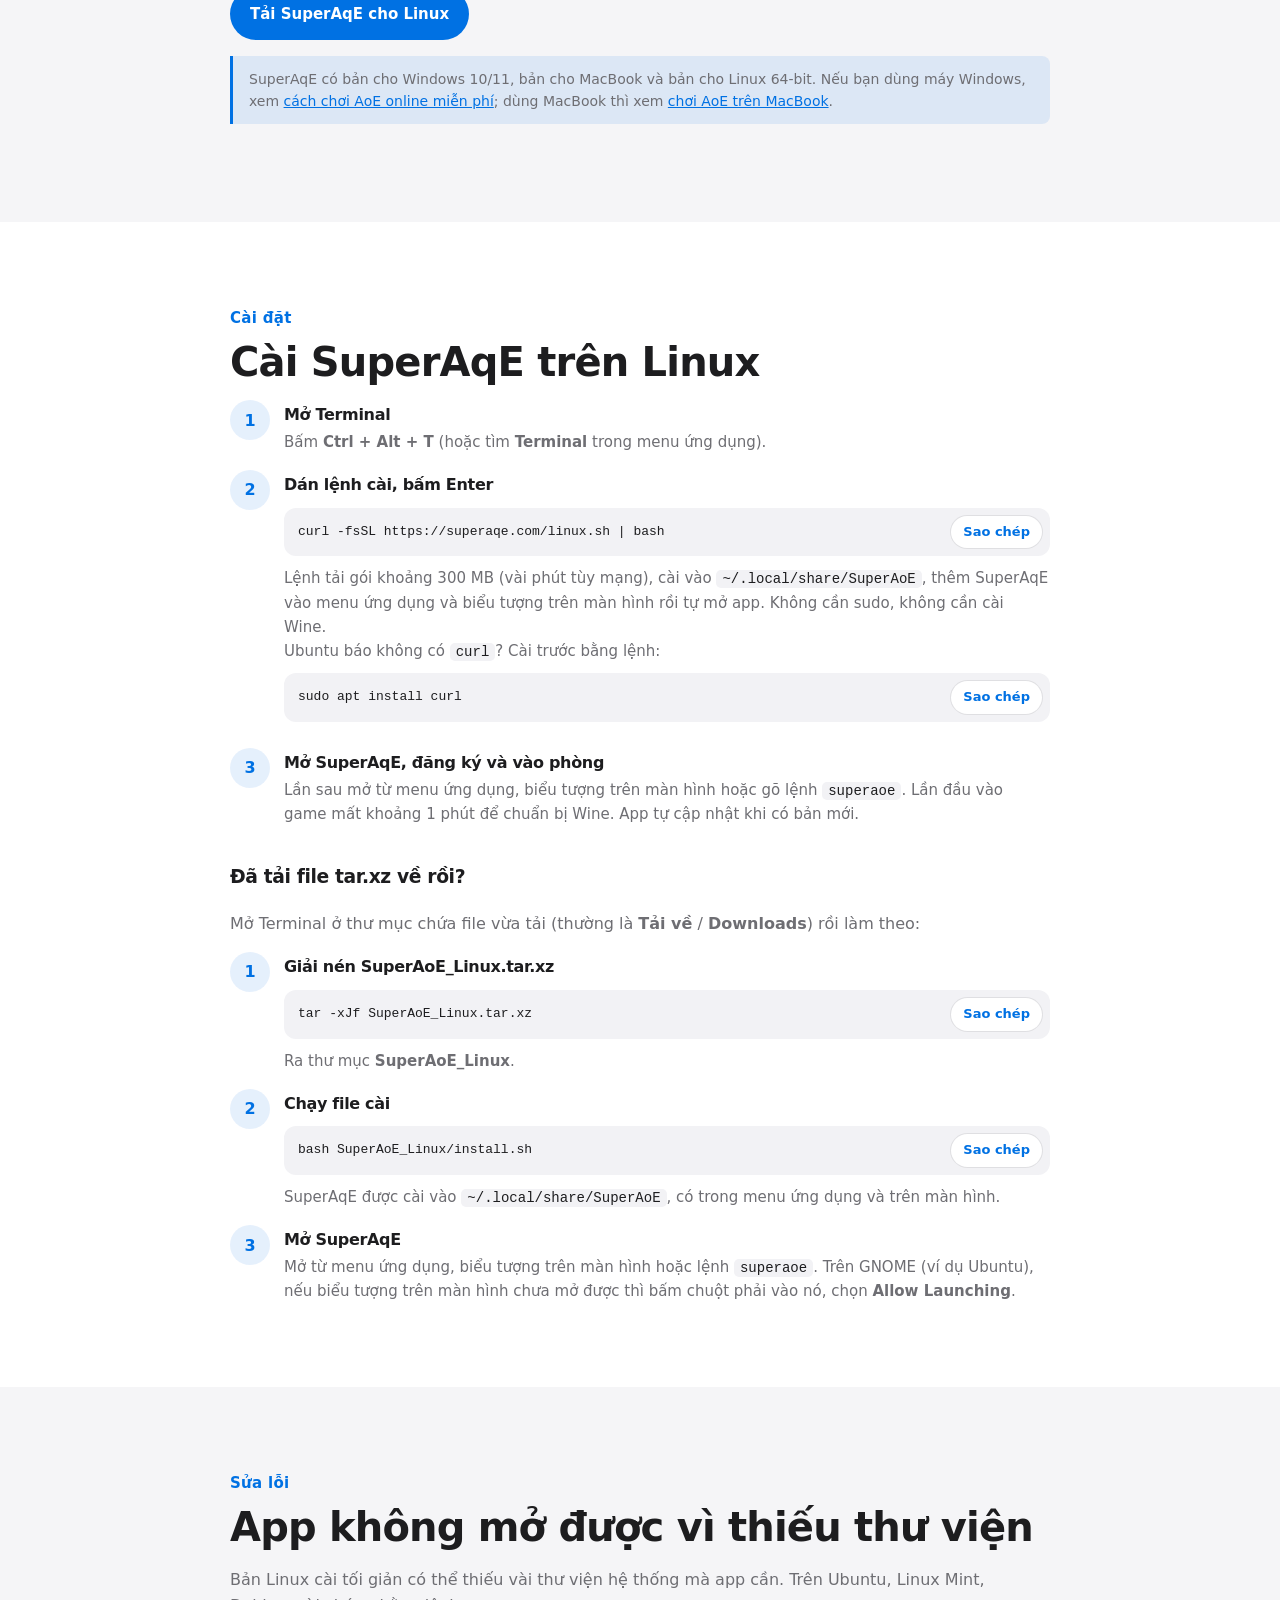
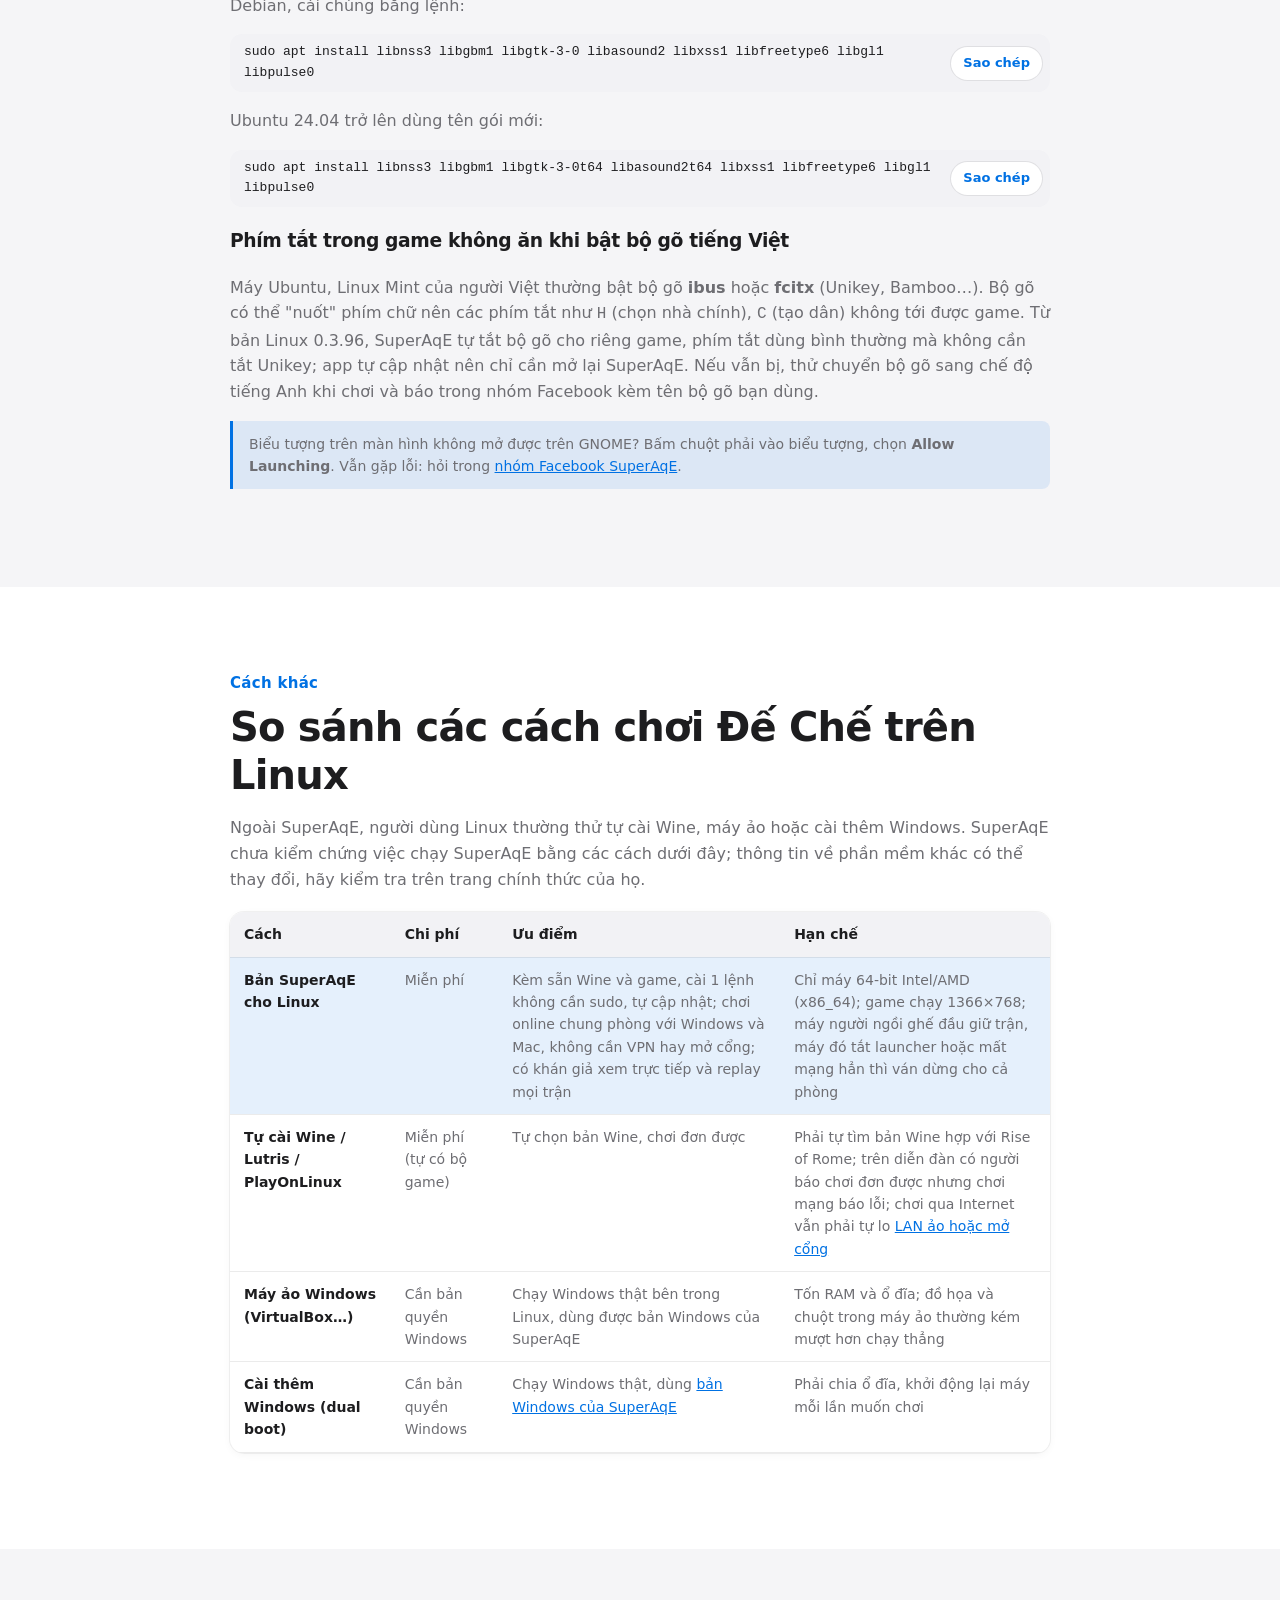
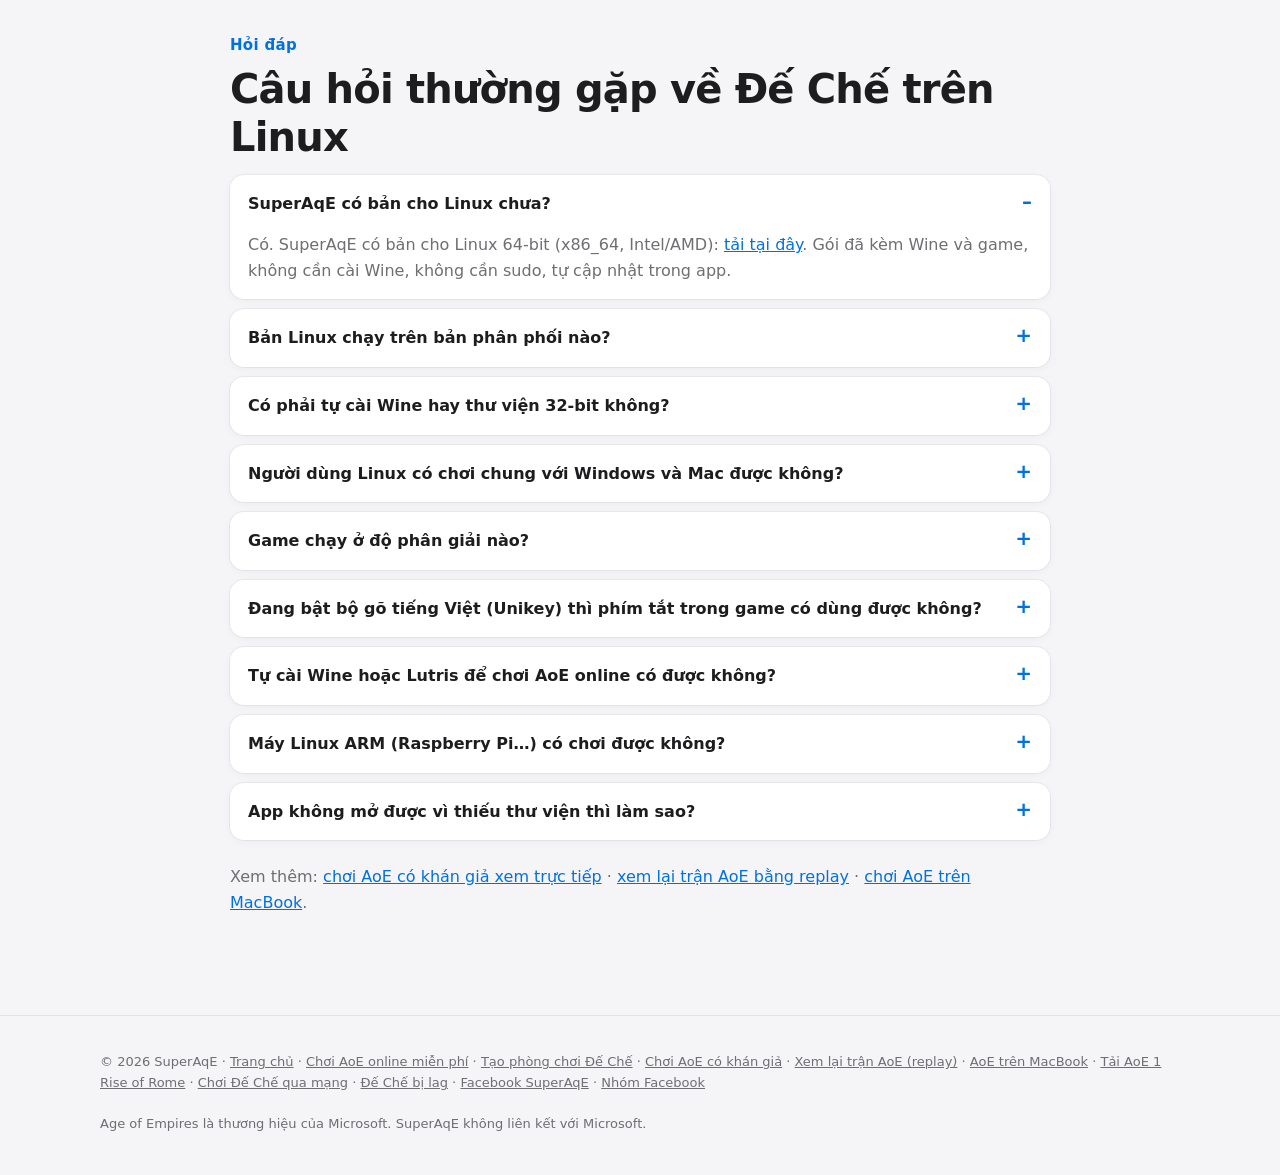
<file: choi-aoe-tren-linux/index.html>
<!doctype html>
<html lang="vi">
<head>
<meta charset="utf-8">
<meta name="viewport" content="width=device-width, initial-scale=1">
<title>Chơi Đế Chế (AoE) trên Linux Ubuntu, Mint – SuperAqE</title>
<meta name="description" content="Chơi Age of Empires 1 trên Linux (Ubuntu, Mint): SuperAqE kèm sẵn Wine và game, cài bằng 1 lệnh, không cần sudo, tự cập nhật. Miễn phí.">
<link rel="canonical" href="https://superaqe.com/choi-aoe-tren-linux/">
<link rel="alternate" hreflang="vi" href="https://superaqe.com/choi-aoe-tren-linux/">
<link rel="alternate" hreflang="x-default" href="https://superaqe.com/choi-aoe-tren-linux/">
<meta property="og:title" content="Chơi Đế Chế (AoE) trên Linux: bản SuperAqE cho Ubuntu, Mint, Debian, Fedora">
<meta property="og:description" content="SuperAqE cho Linux kèm sẵn Wine và game: không cần cài Wine, không cần sudo, tự cập nhật, chơi chung phòng với Windows và Mac.">
<meta property="og:type" content="article">
<meta property="og:url" content="https://superaqe.com/choi-aoe-tren-linux/">
<meta property="og:image" content="https://superaqe.com/img/spectator.jpg">
<meta property="og:image:width" content="1366">
<meta property="og:image:height" content="768">
<meta property="og:image:alt" content="Góc nhìn khán giả SuperAqE trong một trận Đế Chế">
<meta name="robots" content="index, follow, max-image-preview:large">
<meta property="og:locale" content="vi_VN">
<meta property="og:site_name" content="SuperAqE">
<meta name="twitter:card" content="summary_large_image">
<meta name="twitter:title" content="Chơi Đế Chế (AoE) trên Linux: bản SuperAqE cho Ubuntu, Mint, Fedora">
<meta name="twitter:description" content="Tải SuperAqE cho Linux 64-bit: kèm Wine và game, cài bằng 1 lệnh, không cần sudo, tự cập nhật. Miễn phí.">
<meta name="twitter:image" content="https://superaqe.com/img/spectator.jpg">
<meta name="theme-color" content="#f5f5f7" media="(prefers-color-scheme: light)">
<meta name="theme-color" content="#111113" media="(prefers-color-scheme: dark)">
<link rel="icon" href="/favicon.svg" type="image/svg+xml">
<link rel="icon" href="/favicon-32.png" sizes="32x32" type="image/png">
<link rel="apple-touch-icon" href="/apple-touch-icon.png">
<script type="application/ld+json">
{
 "@context": "https://schema.org",
 "@type": "BreadcrumbList",
 "itemListElement": [
  {
   "@type": "ListItem",
   "position": 1,
   "name": "SuperAqE",
   "item": "https://superaqe.com/"
  },
  {
   "@type": "ListItem",
   "position": 2,
   "name": "Chơi AoE trên Linux",
   "item": "https://superaqe.com/choi-aoe-tren-linux/"
  }
 ]
}
</script>
<script type="application/ld+json">
{
 "@context": "https://schema.org",
 "@type": "HowTo",
 "name": "Cách cài SuperAqE để chơi Đế Chế trên Linux",
 "totalTime": "PT15M",
 "step": [
  {
   "@type": "HowToStep",
   "position": 1,
   "name": "Mở Terminal",
   "text": "Bấm Ctrl + Alt + T để mở Terminal.",
   "url": "https://superaqe.com/choi-aoe-tren-linux/#cai-dat"
  },
  {
   "@type": "HowToStep",
   "position": 2,
   "name": "Dán lệnh cài rồi bấm Enter",
   "text": "Dán lệnh curl -fsSL https://superaqe.com/linux.sh | bash vào Terminal rồi bấm Enter. Lệnh tải gói khoảng 300 MB, cài vào ~/.local/share/SuperAoE, thêm SuperAqE vào menu ứng dụng và biểu tượng trên màn hình, rồi mở app. Không cần sudo. Ubuntu chưa có curl thì chạy sudo apt install curl trước.",
   "url": "https://superaqe.com/choi-aoe-tren-linux/#cai-dat"
  },
  {
   "@type": "HowToStep",
   "position": 3,
   "name": "Mở SuperAqE, đăng ký và vào phòng",
   "text": "Mở SuperAqE từ menu ứng dụng, biểu tượng trên màn hình hoặc lệnh superaoe, đăng ký tài khoản miễn phí và vào phòng. Lần đầu vào game mất khoảng 1 phút để chuẩn bị Wine. App tự cập nhật khi có bản mới.",
   "url": "https://superaqe.com/choi-aoe-tren-linux/#cai-dat"
  }
 ]
}
</script>
<script type="application/ld+json">
{
 "@context": "https://schema.org",
 "@type": "FAQPage",
 "mainEntity": [
  {
   "@type": "Question",
   "name": "SuperAqE có bản cho Linux chưa?",
   "acceptedAnswer": {
    "@type": "Answer",
    "text": "Có. SuperAqE có bản cho Linux 64-bit (x86_64, Intel/AMD), tải tại superaqe.com/download/linux. Gói đã kèm Wine và game, không cần cài Wine, không cần sudo, tự cập nhật trong app."
   }
  },
  {
   "@type": "Question",
   "name": "Bản Linux chạy trên bản phân phối nào?",
   "acceptedAnswer": {
    "@type": "Answer",
    "text": "Linux 64-bit Intel/AMD (x86_64) có giao diện đồ họa: Ubuntu 22.04 trở lên, Linux Mint, Debian, Fedora…"
   }
  },
  {
   "@type": "Question",
   "name": "Có phải tự cài Wine hay thư viện 32-bit không?",
   "acceptedAnswer": {
    "@type": "Answer",
    "text": "Không. Gói đã kèm Wine (bản WoW64) nên không cần cài Wine hay thư viện 32-bit, và cài không cần sudo."
   }
  },
  {
   "@type": "Question",
   "name": "Người dùng Linux có chơi chung với Windows và Mac được không?",
   "acceptedAnswer": {
    "@type": "Answer",
    "text": "Được. Bản Linux dùng chung máy chủ, tài khoản và phòng với bản Windows và bản Mac."
   }
  },
  {
   "@type": "Question",
   "name": "Game chạy ở độ phân giải nào?",
   "acceptedAnswer": {
    "@type": "Answer",
    "text": "Trên Linux, game chạy 1366×768, toàn màn hình không viền. Lần đầu vào game mất khoảng 1 phút để chuẩn bị Wine."
   }
  },
  {
   "@type": "Question",
   "name": "Đang bật bộ gõ tiếng Việt (Unikey) thì phím tắt trong game có dùng được không?",
   "acceptedAnswer": {
    "@type": "Answer",
    "text": "Được. Từ bản Linux 0.3.96, SuperAqE tự tắt bộ gõ ibus/fcitx cho riêng game, nên phím tắt như H, C dùng bình thường mà không cần tắt Unikey. Nếu vẫn bị, thử chuyển bộ gõ sang tiếng Anh khi chơi và báo trong nhóm Facebook."
   }
  },
  {
   "@type": "Question",
   "name": "Tự cài Wine hoặc Lutris để chơi AoE online có được không?",
   "acceptedAnswer": {
    "@type": "Answer",
    "text": "Chơi đơn thường được, nhưng phải tự tìm bản Wine hợp với Rise of Rome và tự lo LAN ảo hoặc mở cổng để chơi qua Internet; trên diễn đàn có người báo chơi mạng bị lỗi. SuperAqE cho Linux đã kèm Wine, game và kết nối online sẵn, cài bằng 1 lệnh. Xem bảng so sánh."
   }
  },
  {
   "@type": "Question",
   "name": "Máy Linux ARM (Raspberry Pi…) có chơi được không?",
   "acceptedAnswer": {
    "@type": "Answer",
    "text": "Không. Bản Linux chỉ dành cho máy 64-bit Intel/AMD (x86_64); Linux ARM không được hỗ trợ."
   }
  },
  {
   "@type": "Question",
   "name": "App không mở được vì thiếu thư viện thì làm sao?",
   "acceptedAnswer": {
    "@type": "Answer",
    "text": "Trên bản cài tối giản có thể thiếu thư viện. Trên Ubuntu/Debian chạy sudo apt install libnss3 libgbm1 libgtk-3-0 libasound2 libxss1 libfreetype6 libgl1 libpulse0 (Ubuntu 24.04 trở lên thay libasound2 bằng libasound2t64 và libgtk-3-0 bằng libgtk-3-0t64). Xem phần sửa lỗi."
   }
  }
 ]
}
</script>
<style>
:root {
  --gold: #e8c35a; --gold2: #b8902f; --ink: #221a12;
  --bg: #140f0a; --bg2: #1c150e; --panel: #2c2218; --panel2: #3a2d1e;
  --line: #5a4728; --text: #f2e6cf; --dim: #b7a583; --red: #a33a32; --green: #4f9a5a;
  --serif: "Playfair Display", Georgia, serif;
  --sans: "Be Vietnam Pro", "Segoe UI", system-ui, sans-serif;
}
* { box-sizing: border-box; }
html { scroll-behavior: smooth; }
body { margin: 0; background: var(--bg); color: var(--text); font-family: var(--sans); font-size: 16px; line-height: 1.6; overflow-x: hidden; }
a { color: var(--gold); }
img, svg { max-width: 100%; }
.wrap { max-width: 1120px; margin: 0 auto; padding: 0 20px; }
.wrap > *, .grid3 > *, .dl > * { min-width: 0; }

/* Header */
.top { position: sticky; top: 0; z-index: 10; background: rgba(20,15,10,.88); backdrop-filter: blur(8px); border-bottom: 1px solid rgba(184,144,47,.35); }
.top .wrap { display: flex; align-items: center; justify-content: space-between; height: 60px; gap: 16px; }
.brand { display: flex; align-items: center; gap: 10px; font-family: var(--serif); font-weight: 800; font-size: 22px; color: var(--gold); text-decoration: none; letter-spacing: .3px; }
.brand img { width: 30px; height: 36px; }
.nav { display: flex; gap: 22px; }
.nav a { color: var(--dim); text-decoration: none; font-size: 14px; font-weight: 500; }
.nav a:hover { color: var(--text); }
.nav .cta { color: var(--ink); background: linear-gradient(#e8c35a, #b8902f); padding: 7px 14px; border-radius: 8px; font-weight: 700; }
.nav .cta:hover { color: var(--ink); filter: brightness(1.08); }

/* Hero */
.hero { position: relative; padding: 90px 0 70px; background:
  radial-gradient(ellipse 80% 60% at 50% 0%, rgba(232,195,90,.16), transparent 70%),
  radial-gradient(ellipse at bottom, #2a2015, var(--bg) 70%); overflow: hidden; }
.hero .wrap { display: grid; grid-template-columns: 1.05fr .95fr; gap: 48px; align-items: center; }
.eyebrow { display: inline-flex; gap: 8px; align-items: center; font-size: 13px; font-weight: 600; color: var(--gold); border: 1px solid rgba(232,195,90,.4); padding: 5px 12px; border-radius: 999px; background: rgba(232,195,90,.07); }
.dot { width: 8px; height: 8px; border-radius: 50%; background: #e0493c; box-shadow: 0 0 0 0 rgba(224,73,60,.6); animation: pulse 1.8s infinite; }
@keyframes pulse { 70% { box-shadow: 0 0 0 9px rgba(224,73,60,0); } 100% { box-shadow: 0 0 0 0 rgba(224,73,60,0); } }
h1 { font-family: var(--serif); font-size: clamp(38px, 5.6vw, 64px); line-height: 1.08; margin: 18px 0 18px; font-weight: 800; }
h1 .g { color: var(--gold); }
.lead { font-size: 18px; color: var(--dim); max-width: 560px; margin: 0 0 30px; }
.btns { display: flex; flex-wrap: wrap; gap: 12px; }
.btn { display: inline-flex; align-items: center; gap: 10px; padding: 14px 20px; border-radius: 10px; font-weight: 700; font-size: 15px; text-decoration: none; transition: transform .15s, filter .15s; }
.btn:hover { transform: translateY(-1px); }
.btn svg { width: 20px; height: 20px; flex: none; }
.btn.primary { background: linear-gradient(#e8c35a, #b8902f); color: var(--ink); box-shadow: 0 8px 24px rgba(184,144,47,.25); }
.btn.primary:hover { filter: brightness(1.08); }
.btn.ghost { color: var(--text); border: 1px solid var(--line); background: rgba(58,45,30,.4); }
.btn.ghost:hover { border-color: var(--gold2); }
.btn small { display: block; font-weight: 500; font-size: 12px; opacity: .75; }
.meta { margin-top: 18px; font-size: 13px; color: var(--dim); }

/* Hero visual: spectator screen mock */
.screen { margin: 0; border: 1px solid var(--gold2); border-radius: 14px; background: #0e0b07; box-shadow: 0 30px 80px rgba(0,0,0,.6), 0 0 0 6px rgba(58,45,30,.5); overflow: hidden; }
.screen img, .shot img { display: block; width: 100%; height: auto; }
.screen figcaption { display: flex; gap: 10px; align-items: center; padding: 10px 12px; background: linear-gradient(#352817, #241b10); border-top: 1px solid var(--line); font-size: 13px; color: var(--dim); }
.live { flex: none; color: #fff; background: #c23a2f; border-radius: 4px; padding: 1px 7px; font-weight: 700; font-size: 11px; letter-spacing: .5px; }

/* Screenshot gallery */
.shots { display: grid; grid-template-columns: 1fr 1fr; gap: 18px; }
.shot { margin: 0; border: 1px solid rgba(184,144,47,.45); border-radius: 14px; overflow: hidden; background: var(--panel); }
.shot.big { grid-column: 1 / -1; }
.shot figcaption { padding: 12px 14px; font-size: 14px; color: var(--dim); border-top: 1px solid var(--line); }
.shot figcaption b { color: var(--text); display: block; font-size: 15px; margin-bottom: 2px; }

/* Sections */
section { padding: 84px 0; scroll-margin-top: 60px; }
.alt { background: var(--bg2); border-top: 1px solid rgba(90,71,40,.5); border-bottom: 1px solid rgba(90,71,40,.5); }
.kicker { color: var(--gold); font-weight: 700; font-size: 13px; letter-spacing: 1.5px; text-transform: uppercase; }
h2 { font-family: var(--serif); font-size: clamp(28px, 3.6vw, 40px); line-height: 1.2; margin: 8px 0 14px; }
.sub { color: var(--dim); max-width: 680px; margin: 0 0 40px; font-size: 17px; }
.grid3 { display: grid; grid-template-columns: repeat(3, 1fr); gap: 18px; }
.card { background: linear-gradient(180deg, var(--panel), #241b12); border: 1px solid rgba(184,144,47,.35); border-radius: 14px; padding: 24px; }
.card:hover { border-color: var(--gold2); }
.ico { width: 44px; height: 44px; border-radius: 10px; display: grid; place-items: center; background: rgba(232,195,90,.12); color: var(--gold); margin-bottom: 14px; }
.ico svg { width: 24px; height: 24px; }
.card h3 { margin: 0 0 6px; font-size: 18px; }
.card p { margin: 0; color: var(--dim); font-size: 15px; }

/* Feature split */
.split { display: grid; grid-template-columns: 1fr 1fr; gap: 48px; align-items: center; }
.steps { list-style: none; padding: 0; margin: 0; display: grid; gap: 16px; }
.steps li { display: grid; grid-template-columns: 40px 1fr; gap: 14px; }
.steps .n { width: 40px; height: 40px; border-radius: 50%; border: 1px solid var(--gold2); color: var(--gold); display: grid; place-items: center; font-weight: 700; font-family: var(--serif); }
.steps h3, .steps h4 { margin: 2px 0 2px; font-size: 16px; }
.steps p { margin: 0; color: var(--dim); font-size: 15px; }

/* U lobby */
.lobby { display: grid; grid-template-columns: 1fr 1.1fr; gap: 48px; align-items: center; }
.u { background: var(--panel); border: 1px solid rgba(184,144,47,.4); border-radius: 16px; padding: 20px; }
.legend { display: flex; gap: 16px; flex-wrap: wrap; margin-top: 14px; font-size: 13px; color: var(--dim); }
.legend span { display: inline-flex; gap: 6px; align-items: center; }
.legend i { width: 12px; height: 12px; border-radius: 3px; display: inline-block; }
.ticks { list-style: none; padding: 0; margin: 20px 0 0; display: grid; gap: 10px; }
.ticks li { padding-left: 28px; position: relative; color: var(--dim); }
.ticks li::before { content: ""; position: absolute; left: 0; top: 5px; width: 16px; height: 16px; border-radius: 50%; background: rgba(79,154,90,.2) url("data:image/svg+xml,%3Csvg xmlns='http://www.w3.org/2000/svg' viewBox='0 0 16 16'%3E%3Cpath d='M4 8.5l2.5 2.5L12 5.5' fill='none' stroke='%236fc27b' stroke-width='2' stroke-linecap='round' stroke-linejoin='round'/%3E%3C/svg%3E") center/16px no-repeat; }
.ticks b { color: var(--text); font-weight: 600; }

/* Download */
.dl { display: grid; grid-template-columns: 1fr 1fr; gap: 18px; }
.os { background: linear-gradient(180deg, var(--panel), #221a11); border: 1px solid rgba(184,144,47,.4); border-radius: 16px; padding: 28px; display: flex; flex-direction: column; gap: 14px; }
.os .osh { display: flex; align-items: center; gap: 14px; }
.os .osh svg { width: 40px; height: 40px; color: var(--gold); }
.os h3 { margin: 0; font-size: 22px; font-family: var(--serif); }
.os .req { color: var(--dim); font-size: 14px; margin: 0; }
.os ul { margin: 0; padding-left: 18px; color: var(--dim); font-size: 14px; }
.os .btn { align-self: flex-start; margin-top: auto; }
.badge { font-size: 11px; font-weight: 700; letter-spacing: .4px; padding: 3px 8px; border-radius: 999px; background: rgba(232,195,90,.15); color: var(--gold); border: 1px solid rgba(232,195,90,.35); }
.badge.new { background: rgba(79,154,90,.18); color: #8fd69a; border-color: rgba(79,154,90,.45); }

/* Mac guide */
.mac { display: grid; grid-template-columns: 1fr 1fr; gap: 40px; align-items: start; }
.code { background: #0e0b07; border: 1px solid var(--line); border-radius: 10px; padding: 14px 16px; font-family: ui-monospace, Menlo, Consolas, monospace; font-size: 13px; color: #e9d8b0; overflow-x: auto; white-space: pre; }
.note { border-left: 3px solid var(--gold2); background: rgba(232,195,90,.06); padding: 12px 16px; border-radius: 0 8px 8px 0; color: var(--dim); font-size: 14px; margin-top: 16px; }

/* FAQ */
.faq { max-width: 820px; display: grid; gap: 10px; }
details { background: var(--panel); border: 1px solid rgba(90,71,40,.9); border-radius: 12px; padding: 0 18px; }
details[open] { border-color: var(--gold2); }
summary { cursor: pointer; list-style: none; padding: 16px 0; font-weight: 600; display: flex; justify-content: space-between; gap: 12px; }
summary::-webkit-details-marker { display: none; }
summary::after { content: "+"; color: var(--gold); font-size: 20px; line-height: 1; }
details[open] summary::after { content: "–"; }
details p { margin: 0 0 16px; color: var(--dim); }

footer { padding: 36px 0 44px; border-top: 1px solid rgba(90,71,40,.6); color: var(--dim); font-size: 13px; }
footer .wrap { display: flex; justify-content: space-between; gap: 20px; flex-wrap: wrap; }

@media (max-width: 900px) {
  .hero { padding: 56px 0 50px; }
  .hero .wrap, .split, .lobby, .mac, .dl, .shots { grid-template-columns: 1fr; gap: 32px; }
  .shot.big { grid-column: auto; }
  .grid3 { grid-template-columns: 1fr 1fr; }
  .nav a:not(.cta) { display: none; }
  section { padding: 60px 0; }
}
@media (max-width: 560px) {
  .wrap { padding: 0 16px; }
  .grid3 { grid-template-columns: 1fr; }
  .btn { width: 100%; justify-content: center; }
  .os .btn { align-self: stretch; }
  .lead { font-size: 16px; }
}
@media (prefers-reduced-motion: reduce) { * { animation: none !important; transition: none !important; } html { scroll-behavior: auto; } }

.page { padding: 64px 0 48px; }
.narrow { max-width: 860px; display: block !important; }
.crumbs { font-size: 13px; color: var(--dim); margin-bottom: 8px; }
.crumbs a { color: var(--dim); }
.answer { max-width: none; color: var(--text); }
section p { color: var(--dim); }
.steps h3 { margin: 2px 0 2px; font-size: 16px; }
.tbl { overflow-x: auto; border: 1px solid rgba(184,144,47,.4); border-radius: 12px; margin: 20px 0 12px; }
table { width: 100%; border-collapse: collapse; font-size: 14px; min-width: 620px; }
th, td { text-align: left; padding: 11px 14px; border-bottom: 1px solid rgba(90,71,40,.6); vertical-align: top; }
thead th { background: var(--panel2); color: var(--gold); font-weight: 700; }
tbody th { color: var(--text); font-weight: 600; }
td { color: var(--dim); }
tbody tr:first-child { background: rgba(232,195,90,.07); }
.small { font-size: 14px; }
footer a { color: var(--dim); }
.steps li { grid-template-columns: 40px minmax(0, 1fr); }
.cmdline { display: flex; align-items: center; gap: 8px; background: #0e0b07; border: 1px solid var(--line); border-radius: 10px; padding: 8px 8px 8px 14px; margin: 10px 0; }
.cmdline code { flex: 1; min-width: 0; white-space: normal; overflow-wrap: anywhere; border: 0; padding: 0; background: none; font-size: 13px; }
.cmdline .copy { flex: none; font: inherit; font-size: 13px; font-weight: 600; cursor: pointer; border: 1px solid var(--gold2); background: var(--panel); color: var(--gold); border-radius: 7px; padding: 6px 12px; }
.cmdline .copy:hover { background: var(--panel2); }
.quick { margin-top: 24px; border: 1px solid rgba(184,144,47,.45); background: rgba(58,45,30,.35); border-radius: 14px; padding: 18px 20px; }
.quick p { margin: 0; }
.quick-h { color: var(--text); font-size: 17px; display: flex; align-items: center; gap: 10px; }
.quick-h .tag { font-size: 11px; font-weight: 700; text-transform: uppercase; letter-spacing: .04em; color: var(--ink); background: linear-gradient(#e8c35a, #b8902f); border-radius: 999px; padding: 2px 9px; }
.quick-s { font-size: 14px; margin-top: 6px !important; }
.quick .cmdline { margin: 12px 0 0; padding: 10px 10px 10px 16px; }
.quick .cmdline code { font-size: 15px; color: var(--text); }
.quick .cmdline .copy { background: linear-gradient(#e8c35a, #b8902f); color: var(--ink); border-color: transparent; font-weight: 700; padding: 8px 16px; }
.quick .cmdline .copy:hover { filter: brightness(1.08); }
.quick-or { display: flex; align-items: center; gap: 12px; margin: 14px 0 12px; color: var(--dim); font-size: 13px; }
.quick-or::before, .quick-or::after { content: ""; flex: 1; height: 1px; background: var(--line); }
.quick .btns { align-items: center; }
.quick .btn { padding: 11px 16px; }
.quick .more { font-size: 14px; color: var(--gold); }
@media (max-width: 560px) {
  .quick { padding: 16px; }
  .quick .cmdline { flex-wrap: wrap; padding: 12px; }
  .quick .cmdline code { flex-basis: 100%; font-size: 13px; overflow-wrap: break-word; }
  .quick .cmdline .copy { width: 100%; padding: 10px; }
}
code { font-family: ui-monospace, Menlo, Consolas, monospace; font-size: 14px; background: #0e0b07; border: 1px solid var(--line); border-radius: 5px; padding: 1px 6px; color: #e9d8b0; }
</style>
<link rel="stylesheet" href="/modern.css">
</head>
<body>

<header class="top">
  <div class="wrap">
    <a class="brand" href="/">
      <img src="/favicon.svg" alt="" width="30" height="36">
      SuperAqE
    </a>
    <nav class="nav" aria-label="Menu chính">
      <a href="/choi-aoe-online-mien-phi/">Chơi online</a>
      <a href="#tinh-trang">Bản Linux</a>
      <a href="#cai-dat">Cài đặt</a>
      <a href="#loi-thuong-gap">Sửa lỗi</a>
      <a href="#cach-khac">Cách khác</a>
      <a href="#hoi-dap">Hỏi đáp</a>
      <a class="cta" href="https://superaqe.com/download/linux" download>Tải cho Linux</a>
    </nav>
  </div>
</header>

<main>
<section class="hero page">
  <div class="wrap narrow">
    <nav class="crumbs" aria-label="Đường dẫn"><a href="/">SuperAqE</a> › <span>Chơi AoE trên Linux</span></nav>
    <h1>Chơi Đế Chế (AoE) trên Linux: <span class="g">bản SuperAqE cho Ubuntu, Mint, Debian, Fedora</span></h1>
    <p class="lead answer">Age of Empires 1 Rise of Rome là game Windows. Cách đơn giản nhất để chơi trên Linux là <a href="https://superaqe.com/download/linux">tải SuperAqE cho Linux</a>: gói cài đã kèm Wine và game, không cần tự cài Wine, không cần sudo, tự cập nhật và chơi online chung phòng với người dùng Windows và Mac. Dành cho Linux 64-bit Intel/AMD (x86_64) có giao diện đồ họa. Miễn phí.</p>
    <div class="quick">
      <p class="quick-h"><b>Cài bằng 1 lệnh</b> <span class="tag">Khuyên dùng</span></p>
      <p class="quick-s">Bấm <b>Ctrl + Alt + T</b> để mở Terminal. Dán lệnh này rồi bấm Enter:</p>
      <div class="cmdline"><code>curl -fsSL https://superaqe.com/linux.sh | bash</code><button type="button" class="copy" data-copy="curl -fsSL https://superaqe.com/linux.sh | bash">Sao chép</button></div>
      <p class="quick-s">Tự tải, cài vào thư mục nhà của bạn, thêm SuperAqE vào menu ứng dụng và màn hình rồi mở app. Không cần sudo. Gói khoảng 300 MB, vài phút.</p>
      <div class="quick-or">hoặc</div>
      <div class="btns"><a class="btn ghost" href="https://superaqe.com/download/linux" download><svg viewBox="0 0 24 24" fill="none" stroke="currentColor" stroke-width="2" stroke-linecap="round" stroke-linejoin="round" aria-hidden="true"><path d="M12 3v12M7 10l5 5 5-5M4 20h16"/></svg><span>Tải file tar.xz về<small>SuperAoE_Linux.tar.xz · khoảng 300 MB · x86_64</small></span></a><a class="more" href="#cai-dat">Xem hướng dẫn chi tiết ↓</a></div>
    </div>
    <p class="meta">Cập nhật lần cuối: <time datetime="2026-11-08">08/11/2026</time></p>
  </div>
</section>

<section id="tinh-trang">
  <div class="wrap narrow">
    <div class="kicker">Tình trạng</div>
    <h2>Bản SuperAqE cho Linux</h2>
    <ul class="ticks">
      <li><b>Cách làm:</b> gói SuperAqE chứa sẵn Wine (bản WoW64) và game Rise of Rome. Không cần cài Wine, không cần thư viện 32-bit, không cần cài Windows.</li>
      <li><b>Máy dùng được:</b> Linux 64-bit Intel/AMD (x86_64) có giao diện đồ họa: Ubuntu 22.04 trở lên, Linux Mint, Debian, Fedora…</li>
      <li><b>Tải về:</b> <a href="https://superaqe.com/download/linux">SuperAoE_Linux.tar.xz</a> (khoảng 300 MB), hoặc cài thẳng bằng 1 lệnh Terminal (<a href="#cai-dat">xem bên dưới</a>).</li>
      <li><b>Cài đặt:</b> mở Terminal (<b>Ctrl + Alt + T</b>), dán lệnh <code>curl -fsSL https://superaqe.com/linux.sh | bash</code> rồi bấm Enter. Lệnh cài vào <code>~/.local/share/SuperAoE</code>, thêm SuperAqE vào menu ứng dụng và biểu tượng trên màn hình rồi mở app. Không cần sudo.</li>
      <li><b>Chơi game:</b> lần đầu vào game mất khoảng 1 phút để chuẩn bị Wine. Game chạy 1366×768, toàn màn hình không viền.</li>
      <li><b>Tự cập nhật:</b> có bản mới, app tự cập nhật, không phải tải lại gói.</li>
      <li><b>Xem lại trận:</b> mọi trận online trên SuperAqE được tự lưu replay trên máy chủ. Xem <a href="/xem-lai-tran-aoe-replay/">cách xem lại trận AoE bằng replay</a>.</li>
      <li><b>Chơi chung:</b> bản Linux dùng chung máy chủ, tài khoản và phòng với bản Windows và bản Mac.</li>
      <li><b>Linux ARM:</b> không hỗ trợ.</li>
    </ul>
    <p><a class="btn primary" href="https://superaqe.com/download/linux" download>Tải SuperAqE cho Linux</a></p>
    <p class="note">SuperAqE có bản cho Windows 10/11, bản cho MacBook và bản cho Linux 64-bit. Nếu bạn dùng máy Windows, xem <a href="/choi-aoe-online-mien-phi/">cách chơi AoE online miễn phí</a>; dùng MacBook thì xem <a href="/choi-aoe-tren-macbook/">chơi AoE trên MacBook</a>.</p>
  </div>
</section>

<section id="cai-dat" class="alt">
  <div class="wrap narrow">
    <div class="kicker">Cài đặt</div>
    <h2>Cài SuperAqE trên Linux</h2>
    <ol class="steps">
      <li><span class="n">1</span><div><h3>Mở Terminal</h3><p>Bấm <b>Ctrl + Alt + T</b> (hoặc tìm <b>Terminal</b> trong menu ứng dụng).</p></div></li>
      <li><span class="n">2</span><div><h3>Dán lệnh cài, bấm Enter</h3><div class="cmdline"><code>curl -fsSL https://superaqe.com/linux.sh | bash</code><button type="button" class="copy" data-copy="curl -fsSL https://superaqe.com/linux.sh | bash">Sao chép</button></div><p>Lệnh tải gói khoảng 300 MB (vài phút tùy mạng), cài vào <code>~/.local/share/SuperAoE</code>, thêm SuperAqE vào menu ứng dụng và biểu tượng trên màn hình rồi tự mở app. Không cần sudo, không cần cài Wine.</p><p>Ubuntu báo không có <code>curl</code>? Cài trước bằng lệnh:</p><div class="cmdline"><code>sudo apt install curl</code><button type="button" class="copy" data-copy="sudo apt install curl">Sao chép</button></div></div></li>
      <li><span class="n">3</span><div><h3>Mở SuperAqE, đăng ký và vào phòng</h3><p>Lần sau mở từ menu ứng dụng, biểu tượng trên màn hình hoặc gõ lệnh <code>superaoe</code>. Lần đầu vào game mất khoảng 1 phút để chuẩn bị Wine. App tự cập nhật khi có bản mới.</p></div></li>
    </ol>
    <h3 style="margin-top:36px">Đã tải file tar.xz về rồi?</h3>
    <p>Mở Terminal ở thư mục chứa file vừa tải (thường là <b>Tải về</b> / <b>Downloads</b>) rồi làm theo:</p>
    <ol class="steps">
      <li><span class="n">1</span><div><h3>Giải nén SuperAoE_Linux.tar.xz</h3><div class="cmdline"><code>tar -xJf SuperAoE_Linux.tar.xz</code><button type="button" class="copy" data-copy="tar -xJf SuperAoE_Linux.tar.xz">Sao chép</button></div><p>Ra thư mục <b>SuperAoE_Linux</b>.</p></div></li>
      <li><span class="n">2</span><div><h3>Chạy file cài</h3><div class="cmdline"><code>bash SuperAoE_Linux/install.sh</code><button type="button" class="copy" data-copy="bash SuperAoE_Linux/install.sh">Sao chép</button></div><p>SuperAqE được cài vào <code>~/.local/share/SuperAoE</code>, có trong menu ứng dụng và trên màn hình.</p></div></li>
      <li><span class="n">3</span><div><h3>Mở SuperAqE</h3><p>Mở từ menu ứng dụng, biểu tượng trên màn hình hoặc lệnh <code>superaoe</code>. Trên GNOME (ví dụ Ubuntu), nếu biểu tượng trên màn hình chưa mở được thì bấm chuột phải vào nó, chọn <b>Allow Launching</b>.</p></div></li>
    </ol>
  </div>
</section>

<section id="loi-thuong-gap">
  <div class="wrap narrow">
    <div class="kicker">Sửa lỗi</div>
    <h2>App không mở được vì thiếu thư viện</h2>
    <p>Bản Linux cài tối giản có thể thiếu vài thư viện hệ thống mà app cần. Trên Ubuntu, Linux Mint, Debian, cài chúng bằng lệnh:</p>
    <div class="cmdline"><code>sudo apt install libnss3 libgbm1 libgtk-3-0 libasound2 libxss1 libfreetype6 libgl1 libpulse0</code><button type="button" class="copy" data-copy="sudo apt install libnss3 libgbm1 libgtk-3-0 libasound2 libxss1 libfreetype6 libgl1 libpulse0">Sao chép</button></div>
    <p>Ubuntu 24.04 trở lên dùng tên gói mới:</p>
    <div class="cmdline"><code>sudo apt install libnss3 libgbm1 libgtk-3-0t64 libasound2t64 libxss1 libfreetype6 libgl1 libpulse0</code><button type="button" class="copy" data-copy="sudo apt install libnss3 libgbm1 libgtk-3-0t64 libasound2t64 libxss1 libfreetype6 libgl1 libpulse0">Sao chép</button></div>
    <h3 id="bo-go-tieng-viet">Phím tắt trong game không ăn khi bật bộ gõ tiếng Việt</h3>
    <p>Máy Ubuntu, Linux Mint của người Việt thường bật bộ gõ <b>ibus</b> hoặc <b>fcitx</b> (Unikey, Bamboo…). Bộ gõ có thể "nuốt" phím chữ nên các phím tắt như <kbd>H</kbd> (chọn nhà chính), <kbd>C</kbd> (tạo dân) không tới được game. Từ bản Linux 0.3.96, SuperAqE tự tắt bộ gõ cho riêng game, phím tắt dùng bình thường mà không cần tắt Unikey; app tự cập nhật nên chỉ cần mở lại SuperAqE. Nếu vẫn bị, thử chuyển bộ gõ sang chế độ tiếng Anh khi chơi và báo trong nhóm Facebook kèm tên bộ gõ bạn dùng.</p>
    <p class="note">Biểu tượng trên màn hình không mở được trên GNOME? Bấm chuột phải vào biểu tượng, chọn <b>Allow Launching</b>. Vẫn gặp lỗi: hỏi trong <a href="https://www.facebook.com/groups/1496567506003702" target="_blank" rel="noopener">nhóm Facebook SuperAqE</a>.</p>
  </div>
</section>

<section id="cach-khac" class="alt">
  <div class="wrap narrow">
    <div class="kicker">Cách khác</div>
    <h2>So sánh các cách chơi Đế Chế trên Linux</h2>
    <p>Ngoài SuperAqE, người dùng Linux thường thử tự cài Wine, máy ảo hoặc cài thêm Windows. SuperAqE chưa kiểm chứng việc chạy SuperAqE bằng các cách dưới đây; thông tin về phần mềm khác có thể thay đổi, hãy kiểm tra trên trang chính thức của họ.</p>
    <div class="tbl">
      <table>
        <thead><tr><th scope="col">Cách</th><th scope="col">Chi phí</th><th scope="col">Ưu điểm</th><th scope="col">Hạn chế</th></tr></thead>
        <tbody>
          <tr><th scope="row">Bản SuperAqE cho Linux</th><td>Miễn phí</td><td>Kèm sẵn Wine và game, cài 1 lệnh không cần sudo, tự cập nhật; chơi online chung phòng với Windows và Mac, không cần VPN hay mở cổng; có khán giả xem trực tiếp và replay mọi trận</td><td>Chỉ máy 64-bit Intel/AMD (x86_64); game chạy 1366×768; máy người ngồi ghế đầu giữ trận, máy đó tắt launcher hoặc mất mạng hẳn thì ván dừng cho cả phòng</td></tr>
          <tr><th scope="row">Tự cài Wine / Lutris / PlayOnLinux</th><td>Miễn phí (tự có bộ game)</td><td>Tự chọn bản Wine, chơi đơn được</td><td>Phải tự tìm bản Wine hợp với Rise of Rome; trên diễn đàn có người báo chơi đơn được nhưng chơi mạng báo lỗi; chơi qua Internet vẫn phải tự lo <a href="/choi-de-che-qua-mang/">LAN ảo hoặc mở cổng</a></td></tr>
          <tr><th scope="row">Máy ảo Windows (VirtualBox…)</th><td>Cần bản quyền Windows</td><td>Chạy Windows thật bên trong Linux, dùng được bản Windows của SuperAqE</td><td>Tốn RAM và ổ đĩa; đồ họa và chuột trong máy ảo thường kém mượt hơn chạy thẳng</td></tr>
          <tr><th scope="row">Cài thêm Windows (dual boot)</th><td>Cần bản quyền Windows</td><td>Chạy Windows thật, dùng <a href="/choi-aoe-online-mien-phi/">bản Windows của SuperAqE</a></td><td>Phải chia ổ đĩa, khởi động lại máy mỗi lần muốn chơi</td></tr>
        </tbody>
      </table>
    </div>
  </div>
</section>

<section id="hoi-dap">
  <div class="wrap narrow">
    <div class="kicker">Hỏi đáp</div>
    <h2>Câu hỏi thường gặp về Đế Chế trên Linux</h2>
    <div class="faq">
      <details open><summary>SuperAqE có bản cho Linux chưa?</summary><p>Có. SuperAqE có bản cho Linux 64-bit (x86_64, Intel/AMD): <a href="https://superaqe.com/download/linux">tải tại đây</a>. Gói đã kèm Wine và game, không cần cài Wine, không cần sudo, tự cập nhật trong app.</p></details>
      <details><summary>Bản Linux chạy trên bản phân phối nào?</summary><p>Linux 64-bit Intel/AMD (x86_64) có giao diện đồ họa: Ubuntu 22.04 trở lên, Linux Mint, Debian, Fedora…</p></details>
      <details><summary>Có phải tự cài Wine hay thư viện 32-bit không?</summary><p>Không. Gói đã kèm Wine (bản WoW64) nên không cần cài Wine hay thư viện 32-bit, và cài không cần sudo.</p></details>
      <details><summary>Người dùng Linux có chơi chung với Windows và Mac được không?</summary><p>Được. Bản Linux dùng chung máy chủ, tài khoản và phòng với bản Windows và bản Mac.</p></details>
      <details><summary>Game chạy ở độ phân giải nào?</summary><p>Trên Linux, game chạy 1366×768, toàn màn hình không viền. Lần đầu vào game mất khoảng 1 phút để chuẩn bị Wine.</p></details>
      <details><summary>Đang bật bộ gõ tiếng Việt (Unikey) thì phím tắt trong game có dùng được không?</summary><p>Được. Từ bản Linux 0.3.96, SuperAqE tự tắt bộ gõ ibus/fcitx cho riêng game, nên phím tắt như H, C dùng bình thường mà không cần tắt Unikey. Nếu vẫn bị, thử chuyển bộ gõ sang tiếng Anh khi chơi và báo trong <a href="https://www.facebook.com/groups/1496567506003702" target="_blank" rel="noopener">nhóm Facebook</a> (xem <a href="#bo-go-tieng-viet">phần sửa lỗi</a>).</p></details>
      <details><summary>Tự cài Wine hoặc Lutris để chơi AoE online có được không?</summary><p>Chơi đơn thường được, nhưng phải tự tìm bản Wine hợp với Rise of Rome và tự lo LAN ảo hoặc mở cổng để chơi qua Internet; trên diễn đàn có người báo chơi mạng bị lỗi. SuperAqE cho Linux đã kèm Wine, game và kết nối online sẵn, cài bằng 1 lệnh. Xem <a href="#cach-khac">bảng so sánh</a>.</p></details>
      <details><summary>Máy Linux ARM (Raspberry Pi…) có chơi được không?</summary><p>Không. Bản Linux chỉ dành cho máy 64-bit Intel/AMD (x86_64); Linux ARM không được hỗ trợ.</p></details>
      <details><summary>App không mở được vì thiếu thư viện thì làm sao?</summary><p>Trên bản cài tối giản có thể thiếu thư viện. Trên Ubuntu/Debian chạy <code>sudo apt install libnss3 libgbm1 libgtk-3-0 libasound2 libxss1 libfreetype6 libgl1 libpulse0</code> (Ubuntu 24.04 trở lên thay <code>libasound2</code> bằng <code>libasound2t64</code> và <code>libgtk-3-0</code> bằng <code>libgtk-3-0t64</code>). Xem <a href="#loi-thuong-gap">phần sửa lỗi</a>.</p></details>
    </div>
    <p style="margin-top:24px">Xem thêm: <a href="/choi-aoe-co-khan-gia/">chơi AoE có khán giả xem trực tiếp</a> · <a href="/xem-lai-tran-aoe-replay/">xem lại trận AoE bằng replay</a> · <a href="/choi-aoe-tren-macbook/">chơi AoE trên MacBook</a>.</p>
  </div>
</section>
</main>

<footer>
  <div class="wrap">
    <span>© 2026 SuperAqE · <a href="/">Trang chủ</a> · <a href="/choi-aoe-online-mien-phi/">Chơi AoE online miễn phí</a> · <a href="/tao-phong-choi-de-che/">Tạo phòng chơi Đế Chế</a> · <a href="/choi-aoe-co-khan-gia/">Chơi AoE có khán giả</a> · <a href="/xem-lai-tran-aoe-replay/">Xem lại trận AoE (replay)</a> · <a href="/choi-aoe-tren-macbook/">AoE trên MacBook</a> · <a href="/tai-aoe-rise-of-rome/">Tải AoE 1 Rise of Rome</a> · <a href="/choi-de-che-qua-mang/">Chơi Đế Chế qua mạng</a> · <a href="/choi-de-che-bi-lag/">Đế Chế bị lag</a> · <a href="https://www.facebook.com/profile.php?id=61595397195188" target="_blank" rel="noopener">Facebook SuperAqE</a> · <a href="https://www.facebook.com/groups/1496567506003702" target="_blank" rel="noopener">Nhóm Facebook</a></span>
    <span>Age of Empires là thương hiệu của Microsoft. SuperAqE không liên kết với Microsoft.</span>
  </div>
</footer>
<script>
// Copy buttons for the Linux install commands.
document.querySelectorAll("[data-copy]").forEach(b => b.addEventListener("click", async () => {
  try { await navigator.clipboard.writeText(b.dataset.copy); }
  catch { const r = document.createRange(); r.selectNodeContents(b.previousElementSibling); getSelection().removeAllRanges(); getSelection().addRange(r); document.execCommand("copy"); }
  b.textContent = "Đã chép ✓"; setTimeout(() => { b.textContent = "Sao chép"; }, 2000);
}));
</script>
<script src="/chat.js" defer></script>
</body>
</html>
</file>
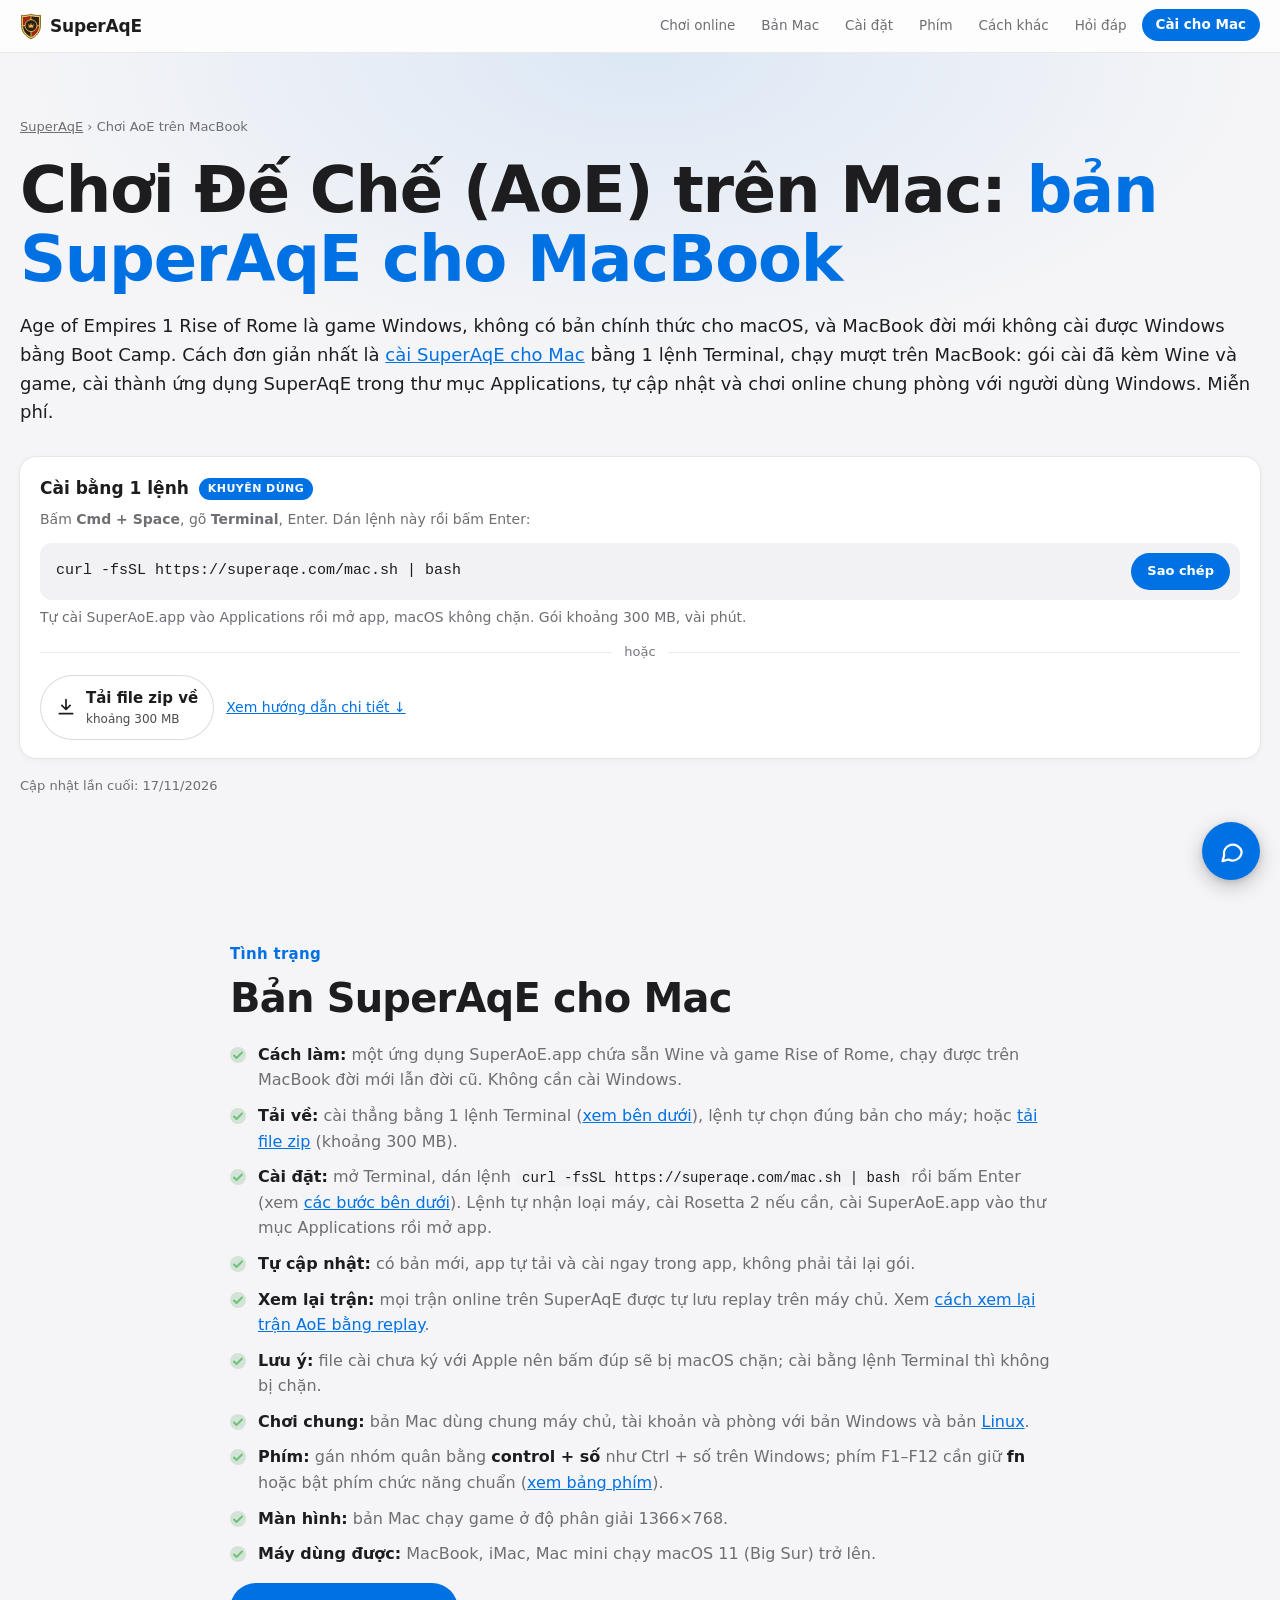
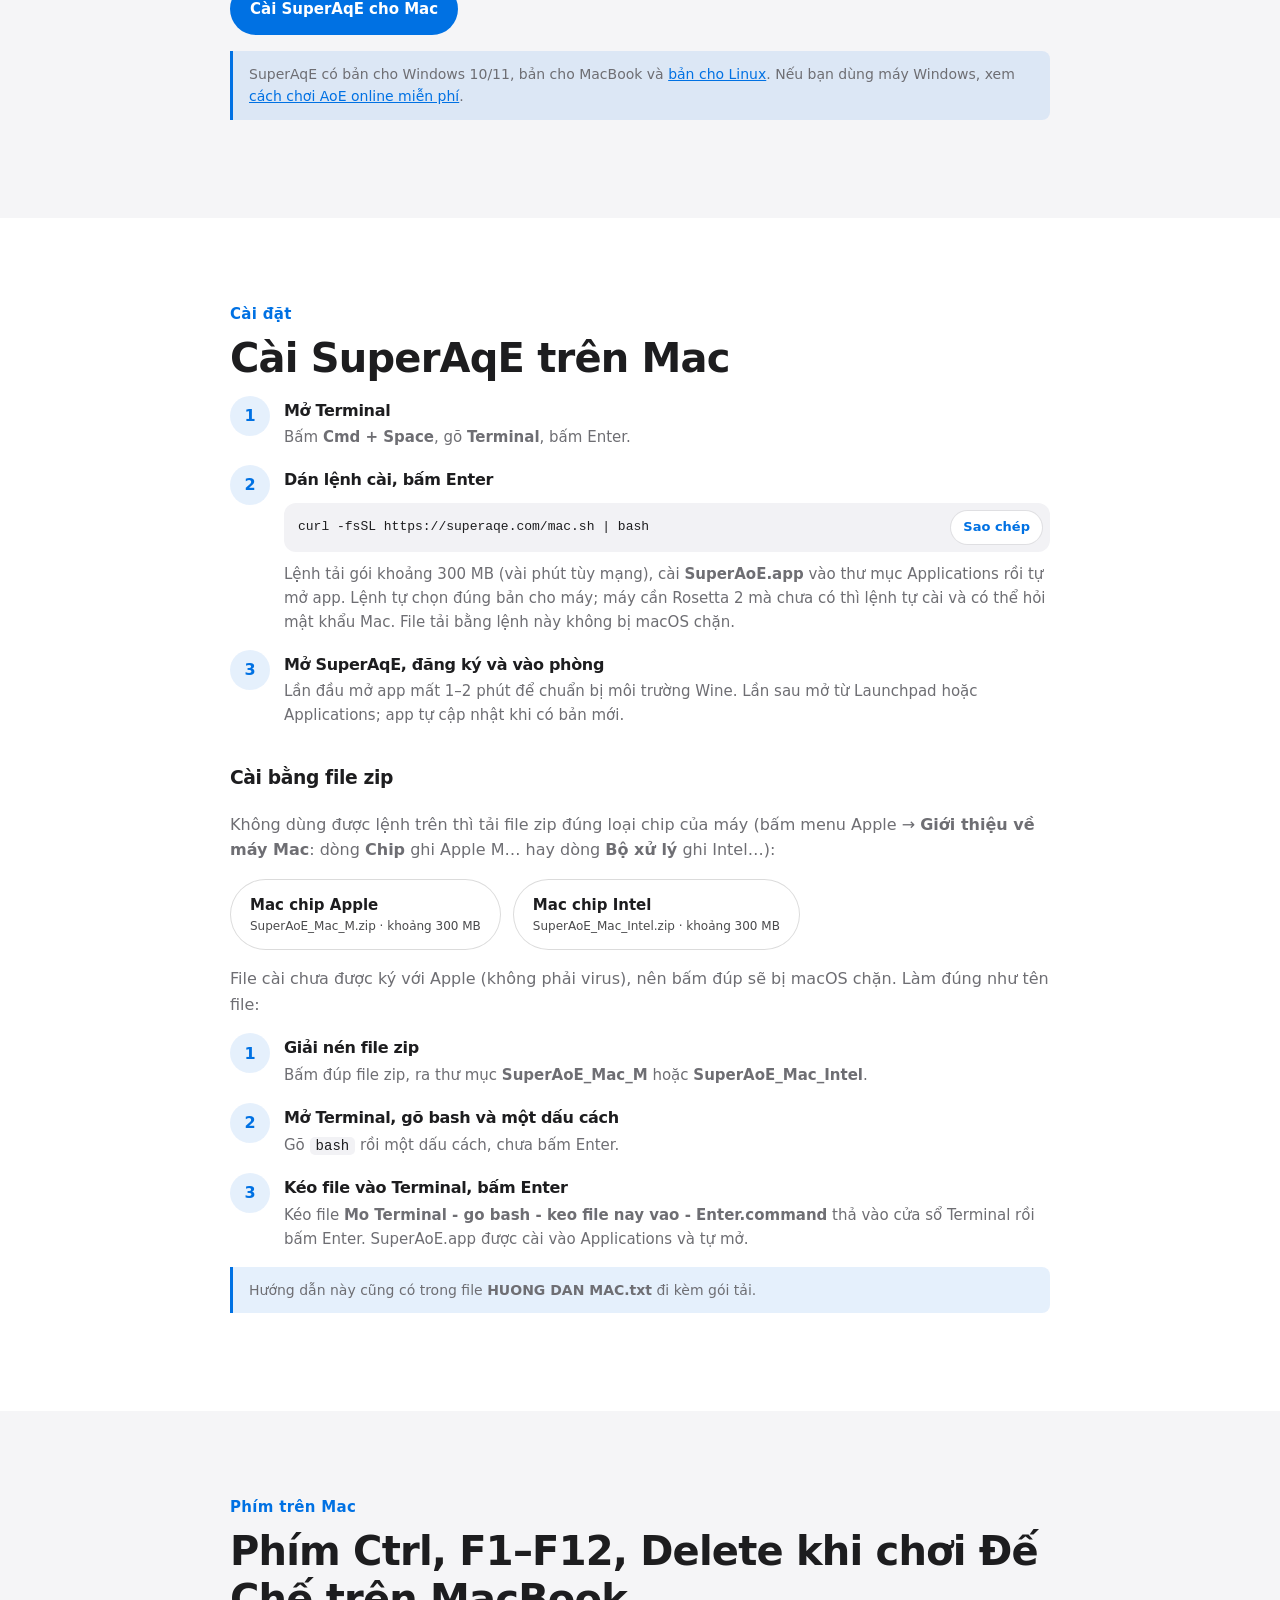
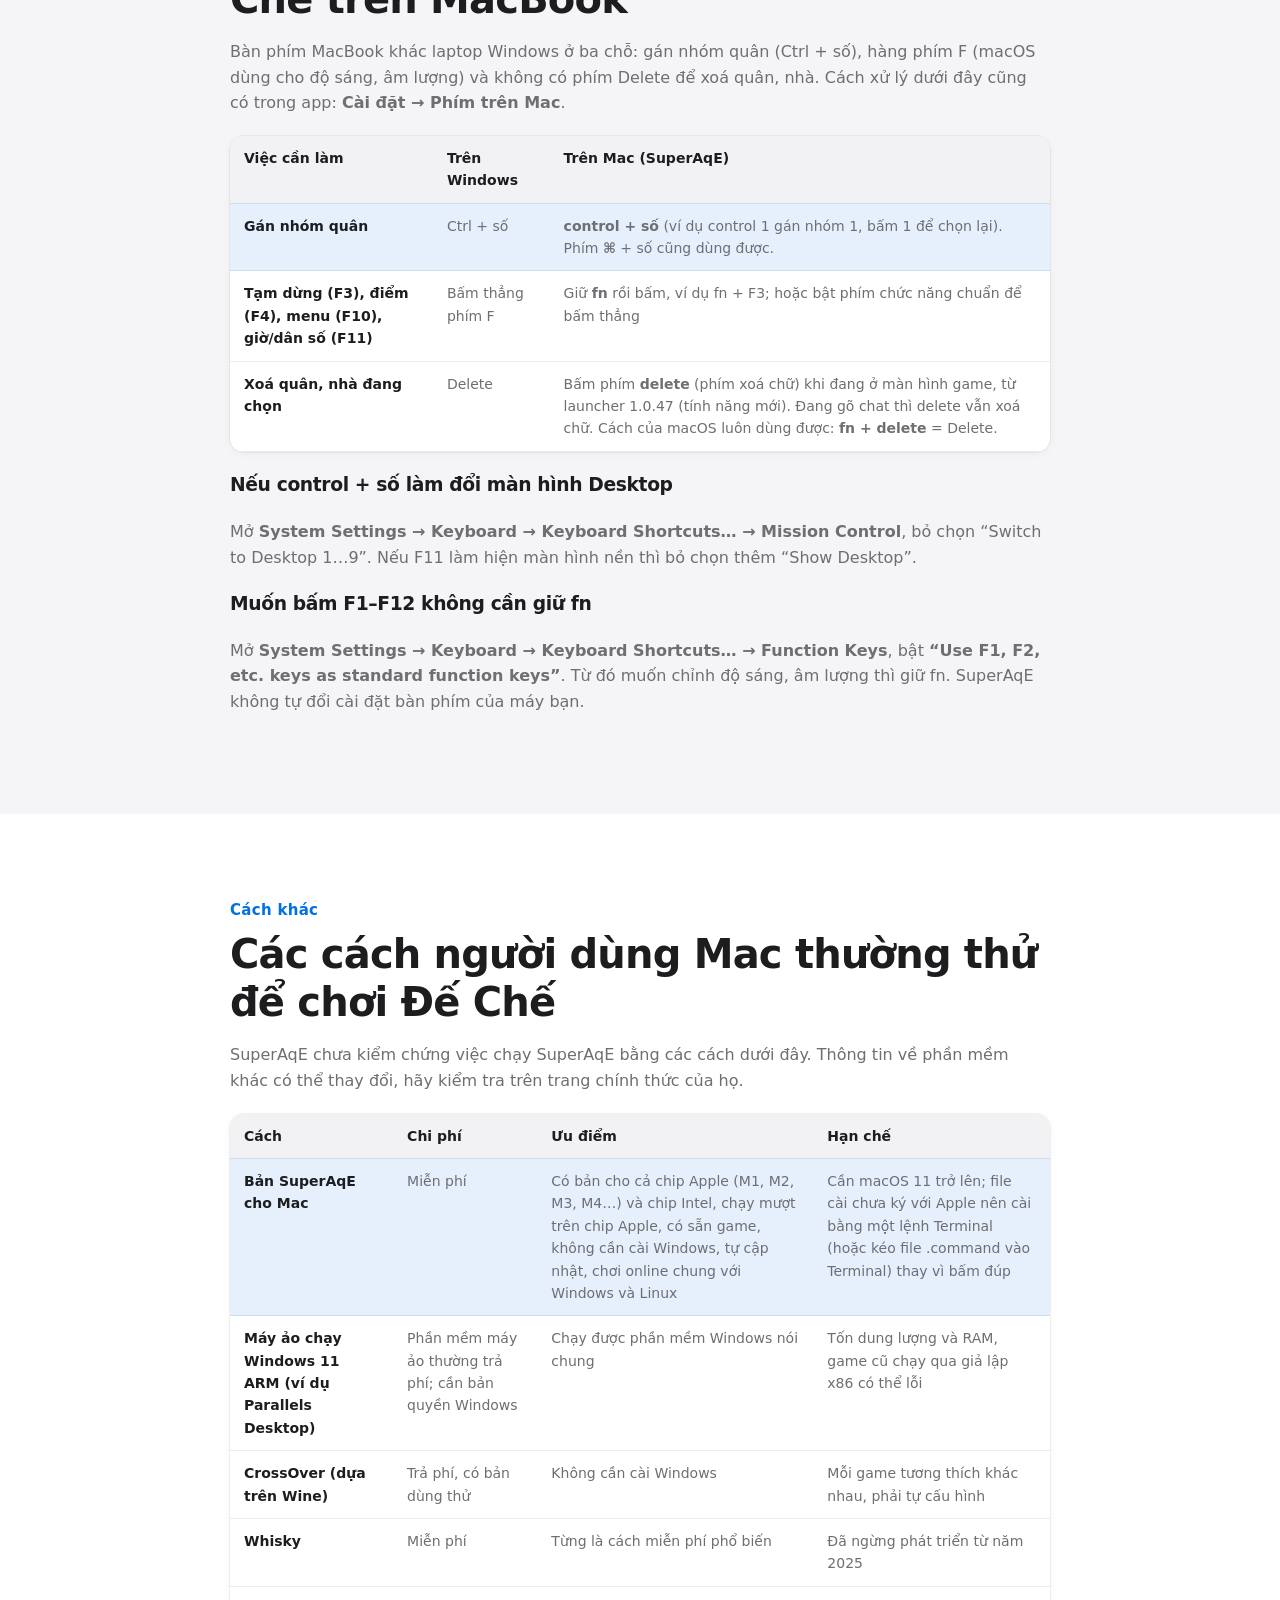
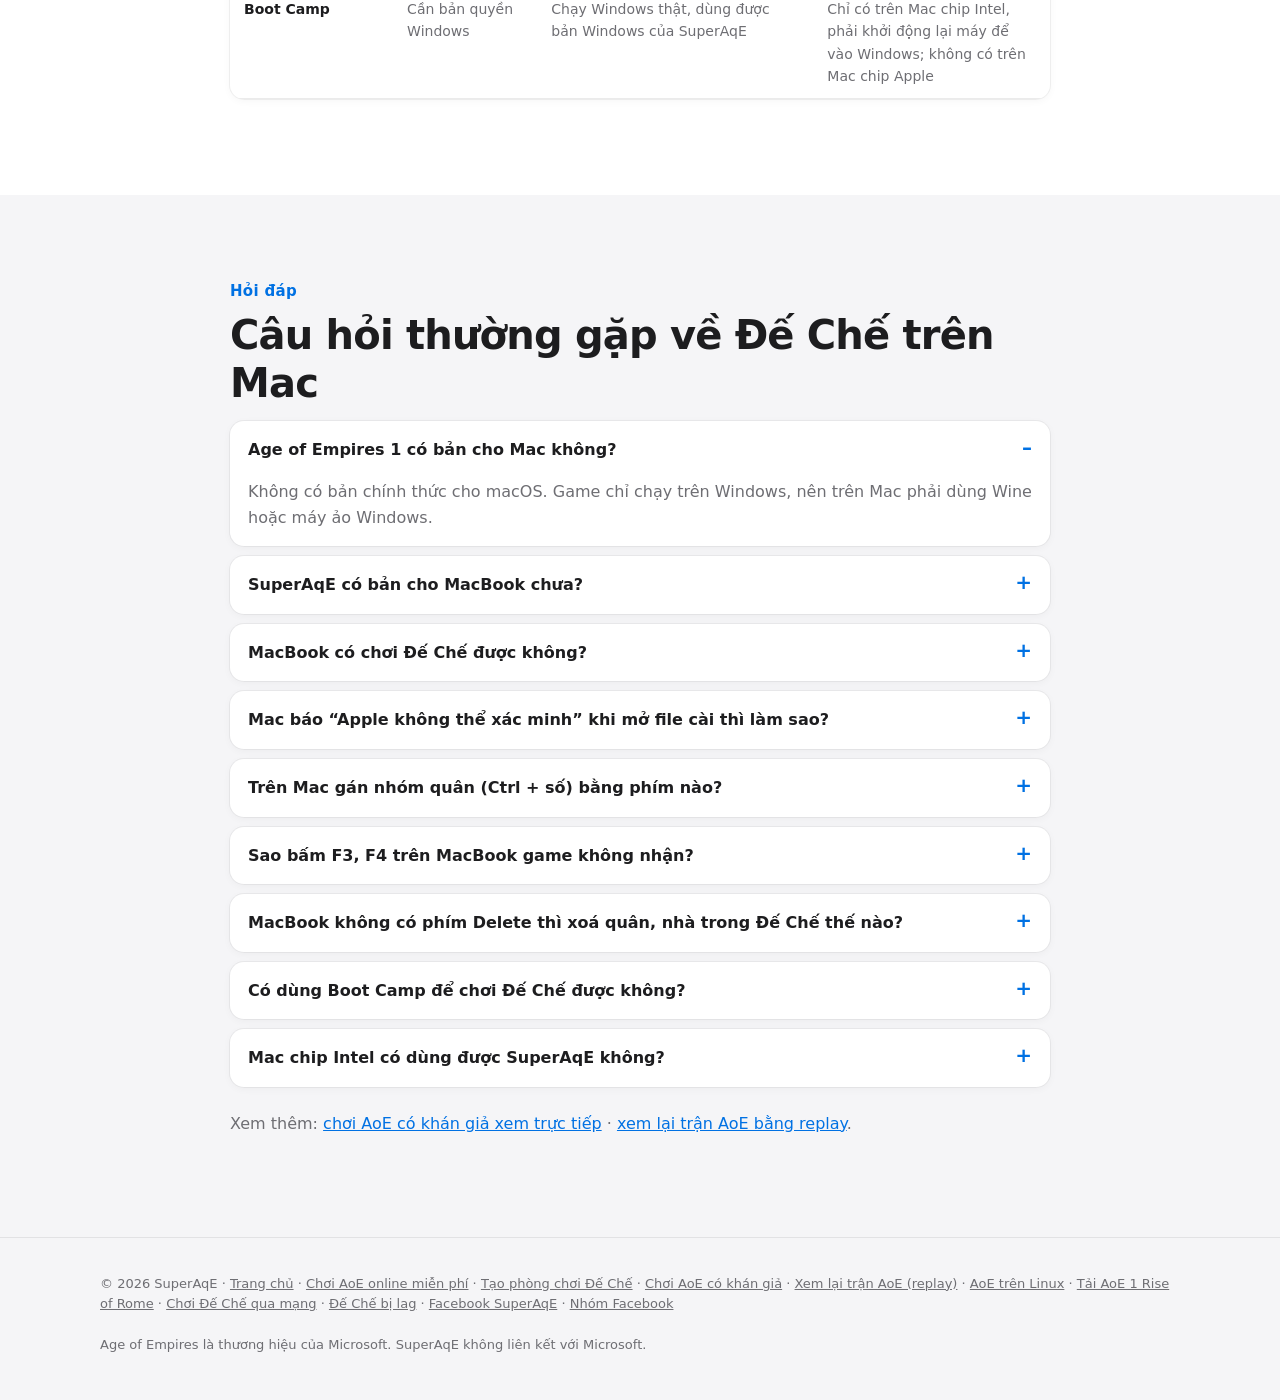
<file: choi-aoe-tren-macbook/index.html>
<!doctype html>
<html lang="vi">
<head>
<meta charset="utf-8">
<meta name="viewport" content="width=device-width, initial-scale=1">
<title>Chơi Đế Chế (AoE) trên MacBook – SuperAqE</title>
<meta name="description" content="Chơi Age of Empires 1 trên MacBook: SuperAqE cho Mac chạy mượt, kèm Wine và game, cài vào Applications, tự cập nhật. Miễn phí.">
<link rel="canonical" href="https://superaqe.com/choi-aoe-tren-macbook/">
<link rel="alternate" hreflang="vi" href="https://superaqe.com/choi-aoe-tren-macbook/">
<link rel="alternate" hreflang="x-default" href="https://superaqe.com/choi-aoe-tren-macbook/">
<meta property="og:title" content="Chơi Đế Chế (AoE) trên Mac: bản SuperAqE cho MacBook">
<meta property="og:description" content="SuperAqE cho Mac chạy mượt trên MacBook: kèm sẵn Wine và game, không cần cài Windows, tự cập nhật, chơi chung phòng với Windows.">
<meta property="og:type" content="article">
<meta property="og:url" content="https://superaqe.com/choi-aoe-tren-macbook/">
<meta property="og:image" content="https://superaqe.com/img/spectator.jpg">
<meta property="og:image:width" content="1366">
<meta property="og:image:height" content="768">
<meta property="og:image:alt" content="Góc nhìn khán giả SuperAqE trong một trận Đế Chế">
<meta name="robots" content="index, follow, max-image-preview:large">
<meta property="og:locale" content="vi_VN">
<meta property="og:site_name" content="SuperAqE">
<meta name="twitter:card" content="summary_large_image">
<meta name="twitter:title" content="Chơi Đế Chế (AoE) trên Mac: bản SuperAqE cho MacBook">
<meta name="twitter:description" content="Tải SuperAqE cho MacBook: kèm Wine và game, cài vào Applications, tự cập nhật. Miễn phí.">
<meta name="twitter:image" content="https://superaqe.com/img/spectator.jpg">
<meta name="theme-color" content="#f5f5f7" media="(prefers-color-scheme: light)">
<meta name="theme-color" content="#111113" media="(prefers-color-scheme: dark)">
<link rel="icon" href="/favicon.svg" type="image/svg+xml">
<link rel="icon" href="/favicon-32.png" sizes="32x32" type="image/png">
<link rel="apple-touch-icon" href="/apple-touch-icon.png">
<script type="application/ld+json">
{
 "@context": "https://schema.org",
 "@type": "BreadcrumbList",
 "itemListElement": [
  {
   "@type": "ListItem",
   "position": 1,
   "name": "SuperAqE",
   "item": "https://superaqe.com/"
  },
  {
   "@type": "ListItem",
   "position": 2,
   "name": "Chơi AoE trên MacBook",
   "item": "https://superaqe.com/choi-aoe-tren-macbook/"
  }
 ]
}
</script>
<script type="application/ld+json">
{
 "@context": "https://schema.org",
 "@type": "HowTo",
 "name": "Cách cài SuperAqE để chơi Đế Chế trên MacBook",
 "totalTime": "PT15M",
 "step": [
  {
   "@type": "HowToStep",
   "position": 1,
   "name": "Mở Terminal",
   "text": "Bấm Cmd + Space, gõ Terminal rồi bấm Enter.",
   "url": "https://superaqe.com/choi-aoe-tren-macbook/#cai-dat"
  },
  {
   "@type": "HowToStep",
   "position": 2,
   "name": "Dán lệnh cài rồi bấm Enter",
   "text": "Dán lệnh curl -fsSL https://superaqe.com/mac.sh | bash vào Terminal rồi bấm Enter. Lệnh tải gói khoảng 300 MB, cài SuperAoE.app vào thư mục Applications và mở app; macOS không chặn. Nếu đã tải file zip: giải nén, gõ bash và một dấu cách trong Terminal, kéo file Mo Terminal - go bash - keo file nay vao - Enter.command vào rồi bấm Enter.",
   "url": "https://superaqe.com/choi-aoe-tren-macbook/#cai-dat"
  },
  {
   "@type": "HowToStep",
   "position": 3,
   "name": "Mở SuperAqE, đăng ký và vào phòng",
   "text": "Mở SuperAqE trong Applications hoặc Launchpad, đăng ký tài khoản miễn phí và vào phòng. App tự cập nhật khi có bản mới.",
   "url": "https://superaqe.com/choi-aoe-tren-macbook/#cai-dat"
  }
 ]
}
</script>
<script type="application/ld+json">
{
 "@context": "https://schema.org",
 "@type": "FAQPage",
 "mainEntity": [
  {
   "@type": "Question",
   "name": "Age of Empires 1 có bản cho Mac không?",
   "acceptedAnswer": {
    "@type": "Answer",
    "text": "Không có bản chính thức cho macOS. Game chỉ chạy trên Windows, nên trên Mac phải dùng Wine hoặc máy ảo Windows."
   }
  },
  {
   "@type": "Question",
   "name": "SuperAqE có bản cho MacBook chưa?",
   "acceptedAnswer": {
    "@type": "Answer",
    "text": "Có. SuperAqE có bản cài riêng, chạy mượt trên MacBook: cài bằng 1 lệnh Terminal: curl -fsSL https://superaqe.com/mac.sh | bash. Gói đã kèm Wine và game, cài thành ứng dụng SuperAqE trong thư mục Applications và tự cập nhật trong app."
   }
  },
  {
   "@type": "Question",
   "name": "MacBook có chơi Đế Chế được không?",
   "acceptedAnswer": {
    "@type": "Answer",
    "text": "Có. Bản SuperAqE cho MacBook đóng gói sẵn Wine và game (cài bằng 1 lệnh Terminal: curl -fsSL https://superaqe.com/mac.sh | bash), chơi online chung phòng với người dùng Windows. Ngoài ra có thể dùng máy ảo Windows 11 ARM hoặc CrossOver."
   }
  },
  {
   "@type": "Question",
   "name": "Mac báo “Apple không thể xác minh” khi mở file cài thì làm sao?",
   "acceptedAnswer": {
    "@type": "Answer",
    "text": "File cài chưa ký với Apple nên macOS cảnh báo, không phải virus. Cách dễ nhất là cài bằng lệnh: mở Terminal, dán curl -fsSL https://superaqe.com/mac.sh | bash rồi bấm Enter. Nếu đã tải file zip: mở Terminal, gõ bash và một dấu cách, kéo file Mo Terminal - go bash - keo file nay vao - Enter.command vào cửa sổ Terminal rồi bấm Enter."
   }
  },
  {
   "@type": "Question",
   "name": "Trên Mac gán nhóm quân (Ctrl + số) bằng phím nào?",
   "acceptedAnswer": {
    "@type": "Answer",
    "text": "Bấm control + số như Ctrl + số trên Windows, ví dụ control 1 gán nhóm 1; phím ⌘ + số cũng dùng được. Nếu control + số làm đổi màn hình Desktop, vào System Settings → Keyboard → Keyboard Shortcuts… → Mission Control và bỏ chọn “Switch to Desktop 1…9”."
   }
  },
  {
   "@type": "Question",
   "name": "Sao bấm F3, F4 trên MacBook game không nhận?",
   "acceptedAnswer": {
    "@type": "Answer",
    "text": "macOS dùng hàng phím F cho độ sáng, âm lượng. Giữ fn khi bấm (ví dụ fn + F3 để tạm dừng), hoặc bật “Use F1, F2, etc. keys as standard function keys” trong System Settings → Keyboard → Keyboard Shortcuts… → Function Keys."
   }
  },
  {
   "@type": "Question",
   "name": "MacBook không có phím Delete thì xoá quân, nhà trong Đế Chế thế nào?",
   "acceptedAnswer": {
    "@type": "Answer",
    "text": "Chọn quân hoặc nhà rồi bấm phím delete (phím xoá chữ của MacBook): từ launcher 1.0.47, SuperAqE cho phím này xoá như Delete trên Windows khi đang ở màn hình game; lúc gõ chat nó vẫn xoá chữ. Cách của macOS luôn dùng được là giữ fn rồi bấm delete (fn + delete = Delete)."
   }
  },
  {
   "@type": "Question",
   "name": "Có dùng Boot Camp để chơi Đế Chế được không?",
   "acceptedAnswer": {
    "@type": "Answer",
    "text": "Chỉ trên Mac chip Intel đời cũ. Mac chip Apple (M1 trở lên) không hỗ trợ Boot Camp."
   }
  },
  {
   "@type": "Question",
   "name": "Mac chip Intel có dùng được SuperAqE không?",
   "acceptedAnswer": {
    "@type": "Answer",
    "text": "Có. Lệnh cài curl -fsSL https://superaqe.com/mac.sh | bash tự nhận máy chip Intel và tải đúng bản; cần macOS 11 (Big Sur) trở lên. Máy đã cài Windows qua Boot Camp thì cũng có thể dùng bản Windows của SuperAqE."
   }
  }
 ]
}
</script>
<style>
:root {
  --gold: #e8c35a; --gold2: #b8902f; --ink: #221a12;
  --bg: #140f0a; --bg2: #1c150e; --panel: #2c2218; --panel2: #3a2d1e;
  --line: #5a4728; --text: #f2e6cf; --dim: #b7a583; --red: #a33a32; --green: #4f9a5a;
  --serif: "Playfair Display", Georgia, serif;
  --sans: "Be Vietnam Pro", "Segoe UI", system-ui, sans-serif;
}
* { box-sizing: border-box; }
html { scroll-behavior: smooth; }
body { margin: 0; background: var(--bg); color: var(--text); font-family: var(--sans); font-size: 16px; line-height: 1.6; overflow-x: hidden; }
a { color: var(--gold); }
img, svg { max-width: 100%; }
.wrap { max-width: 1120px; margin: 0 auto; padding: 0 20px; }
.wrap > *, .grid3 > *, .dl > * { min-width: 0; }

/* Header */
.top { position: sticky; top: 0; z-index: 10; background: rgba(20,15,10,.88); backdrop-filter: blur(8px); border-bottom: 1px solid rgba(184,144,47,.35); }
.top .wrap { display: flex; align-items: center; justify-content: space-between; height: 60px; gap: 16px; }
.brand { display: flex; align-items: center; gap: 10px; font-family: var(--serif); font-weight: 800; font-size: 22px; color: var(--gold); text-decoration: none; letter-spacing: .3px; }
.brand img { width: 30px; height: 36px; }
.nav { display: flex; gap: 22px; }
.nav a { color: var(--dim); text-decoration: none; font-size: 14px; font-weight: 500; }
.nav a:hover { color: var(--text); }
.nav .cta { color: var(--ink); background: linear-gradient(#e8c35a, #b8902f); padding: 7px 14px; border-radius: 8px; font-weight: 700; }
.nav .cta:hover { color: var(--ink); filter: brightness(1.08); }

/* Hero */
.hero { position: relative; padding: 90px 0 70px; background:
  radial-gradient(ellipse 80% 60% at 50% 0%, rgba(232,195,90,.16), transparent 70%),
  radial-gradient(ellipse at bottom, #2a2015, var(--bg) 70%); overflow: hidden; }
.hero .wrap { display: grid; grid-template-columns: 1.05fr .95fr; gap: 48px; align-items: center; }
.eyebrow { display: inline-flex; gap: 8px; align-items: center; font-size: 13px; font-weight: 600; color: var(--gold); border: 1px solid rgba(232,195,90,.4); padding: 5px 12px; border-radius: 999px; background: rgba(232,195,90,.07); }
.dot { width: 8px; height: 8px; border-radius: 50%; background: #e0493c; box-shadow: 0 0 0 0 rgba(224,73,60,.6); animation: pulse 1.8s infinite; }
@keyframes pulse { 70% { box-shadow: 0 0 0 9px rgba(224,73,60,0); } 100% { box-shadow: 0 0 0 0 rgba(224,73,60,0); } }
h1 { font-family: var(--serif); font-size: clamp(38px, 5.6vw, 64px); line-height: 1.08; margin: 18px 0 18px; font-weight: 800; }
h1 .g { color: var(--gold); }
.lead { font-size: 18px; color: var(--dim); max-width: 560px; margin: 0 0 30px; }
.btns { display: flex; flex-wrap: wrap; gap: 12px; }
.btn { display: inline-flex; align-items: center; gap: 10px; padding: 14px 20px; border-radius: 10px; font-weight: 700; font-size: 15px; text-decoration: none; transition: transform .15s, filter .15s; }
.btn:hover { transform: translateY(-1px); }
.btn svg { width: 20px; height: 20px; flex: none; }
.btn.primary { background: linear-gradient(#e8c35a, #b8902f); color: var(--ink); box-shadow: 0 8px 24px rgba(184,144,47,.25); }
.btn.primary:hover { filter: brightness(1.08); }
.btn.ghost { color: var(--text); border: 1px solid var(--line); background: rgba(58,45,30,.4); }
.btn.ghost:hover { border-color: var(--gold2); }
.btn small { display: block; font-weight: 500; font-size: 12px; opacity: .75; }
.meta { margin-top: 18px; font-size: 13px; color: var(--dim); }

/* Hero visual: spectator screen mock */
.screen { margin: 0; border: 1px solid var(--gold2); border-radius: 14px; background: #0e0b07; box-shadow: 0 30px 80px rgba(0,0,0,.6), 0 0 0 6px rgba(58,45,30,.5); overflow: hidden; }
.screen img, .shot img { display: block; width: 100%; height: auto; }
.screen figcaption { display: flex; gap: 10px; align-items: center; padding: 10px 12px; background: linear-gradient(#352817, #241b10); border-top: 1px solid var(--line); font-size: 13px; color: var(--dim); }
.live { flex: none; color: #fff; background: #c23a2f; border-radius: 4px; padding: 1px 7px; font-weight: 700; font-size: 11px; letter-spacing: .5px; }

/* Screenshot gallery */
.shots { display: grid; grid-template-columns: 1fr 1fr; gap: 18px; }
.shot { margin: 0; border: 1px solid rgba(184,144,47,.45); border-radius: 14px; overflow: hidden; background: var(--panel); }
.shot.big { grid-column: 1 / -1; }
.shot figcaption { padding: 12px 14px; font-size: 14px; color: var(--dim); border-top: 1px solid var(--line); }
.shot figcaption b { color: var(--text); display: block; font-size: 15px; margin-bottom: 2px; }

/* Sections */
section { padding: 84px 0; scroll-margin-top: 60px; }
.alt { background: var(--bg2); border-top: 1px solid rgba(90,71,40,.5); border-bottom: 1px solid rgba(90,71,40,.5); }
.kicker { color: var(--gold); font-weight: 700; font-size: 13px; letter-spacing: 1.5px; text-transform: uppercase; }
h2 { font-family: var(--serif); font-size: clamp(28px, 3.6vw, 40px); line-height: 1.2; margin: 8px 0 14px; }
.sub { color: var(--dim); max-width: 680px; margin: 0 0 40px; font-size: 17px; }
.grid3 { display: grid; grid-template-columns: repeat(3, 1fr); gap: 18px; }
.card { background: linear-gradient(180deg, var(--panel), #241b12); border: 1px solid rgba(184,144,47,.35); border-radius: 14px; padding: 24px; }
.card:hover { border-color: var(--gold2); }
.ico { width: 44px; height: 44px; border-radius: 10px; display: grid; place-items: center; background: rgba(232,195,90,.12); color: var(--gold); margin-bottom: 14px; }
.ico svg { width: 24px; height: 24px; }
.card h3 { margin: 0 0 6px; font-size: 18px; }
.card p { margin: 0; color: var(--dim); font-size: 15px; }

/* Feature split */
.split { display: grid; grid-template-columns: 1fr 1fr; gap: 48px; align-items: center; }
.steps { list-style: none; padding: 0; margin: 0; display: grid; gap: 16px; }
.steps li { display: grid; grid-template-columns: 40px 1fr; gap: 14px; }
.steps .n { width: 40px; height: 40px; border-radius: 50%; border: 1px solid var(--gold2); color: var(--gold); display: grid; place-items: center; font-weight: 700; font-family: var(--serif); }
.steps h3, .steps h4 { margin: 2px 0 2px; font-size: 16px; }
.steps p { margin: 0; color: var(--dim); font-size: 15px; }

/* U lobby */
.lobby { display: grid; grid-template-columns: 1fr 1.1fr; gap: 48px; align-items: center; }
.u { background: var(--panel); border: 1px solid rgba(184,144,47,.4); border-radius: 16px; padding: 20px; }
.legend { display: flex; gap: 16px; flex-wrap: wrap; margin-top: 14px; font-size: 13px; color: var(--dim); }
.legend span { display: inline-flex; gap: 6px; align-items: center; }
.legend i { width: 12px; height: 12px; border-radius: 3px; display: inline-block; }
.ticks { list-style: none; padding: 0; margin: 20px 0 0; display: grid; gap: 10px; }
.ticks li { padding-left: 28px; position: relative; color: var(--dim); }
.ticks li::before { content: ""; position: absolute; left: 0; top: 5px; width: 16px; height: 16px; border-radius: 50%; background: rgba(79,154,90,.2) url("data:image/svg+xml,%3Csvg xmlns='http://www.w3.org/2000/svg' viewBox='0 0 16 16'%3E%3Cpath d='M4 8.5l2.5 2.5L12 5.5' fill='none' stroke='%236fc27b' stroke-width='2' stroke-linecap='round' stroke-linejoin='round'/%3E%3C/svg%3E") center/16px no-repeat; }
.ticks b { color: var(--text); font-weight: 600; }

/* Download */
.dl { display: grid; grid-template-columns: 1fr 1fr; gap: 18px; }
.os { background: linear-gradient(180deg, var(--panel), #221a11); border: 1px solid rgba(184,144,47,.4); border-radius: 16px; padding: 28px; display: flex; flex-direction: column; gap: 14px; }
.os .osh { display: flex; align-items: center; gap: 14px; }
.os .osh svg { width: 40px; height: 40px; color: var(--gold); }
.os h3 { margin: 0; font-size: 22px; font-family: var(--serif); }
.os .req { color: var(--dim); font-size: 14px; margin: 0; }
.os ul { margin: 0; padding-left: 18px; color: var(--dim); font-size: 14px; }
.os .btn { align-self: flex-start; margin-top: auto; }
.badge { font-size: 11px; font-weight: 700; letter-spacing: .4px; padding: 3px 8px; border-radius: 999px; background: rgba(232,195,90,.15); color: var(--gold); border: 1px solid rgba(232,195,90,.35); }
.badge.new { background: rgba(79,154,90,.18); color: #8fd69a; border-color: rgba(79,154,90,.45); }

/* Mac guide */
.mac { display: grid; grid-template-columns: 1fr 1fr; gap: 40px; align-items: start; }
.code { background: #0e0b07; border: 1px solid var(--line); border-radius: 10px; padding: 14px 16px; font-family: ui-monospace, Menlo, Consolas, monospace; font-size: 13px; color: #e9d8b0; overflow-x: auto; white-space: pre; }
.note { border-left: 3px solid var(--gold2); background: rgba(232,195,90,.06); padding: 12px 16px; border-radius: 0 8px 8px 0; color: var(--dim); font-size: 14px; margin-top: 16px; }

/* FAQ */
.faq { max-width: 820px; display: grid; gap: 10px; }
details { background: var(--panel); border: 1px solid rgba(90,71,40,.9); border-radius: 12px; padding: 0 18px; }
details[open] { border-color: var(--gold2); }
summary { cursor: pointer; list-style: none; padding: 16px 0; font-weight: 600; display: flex; justify-content: space-between; gap: 12px; }
summary::-webkit-details-marker { display: none; }
summary::after { content: "+"; color: var(--gold); font-size: 20px; line-height: 1; }
details[open] summary::after { content: "–"; }
details p { margin: 0 0 16px; color: var(--dim); }

footer { padding: 36px 0 44px; border-top: 1px solid rgba(90,71,40,.6); color: var(--dim); font-size: 13px; }
footer .wrap { display: flex; justify-content: space-between; gap: 20px; flex-wrap: wrap; }

@media (max-width: 900px) {
  .hero { padding: 56px 0 50px; }
  .hero .wrap, .split, .lobby, .mac, .dl, .shots { grid-template-columns: 1fr; gap: 32px; }
  .shot.big { grid-column: auto; }
  .grid3 { grid-template-columns: 1fr 1fr; }
  .nav a:not(.cta) { display: none; }
  section { padding: 60px 0; }
}
@media (max-width: 560px) {
  .wrap { padding: 0 16px; }
  .grid3 { grid-template-columns: 1fr; }
  .btn { width: 100%; justify-content: center; }
  .os .btn { align-self: stretch; }
  .lead { font-size: 16px; }
}
@media (prefers-reduced-motion: reduce) { * { animation: none !important; transition: none !important; } html { scroll-behavior: auto; } }

.page { padding: 64px 0 48px; }
.narrow { max-width: 860px; display: block !important; }
.crumbs { font-size: 13px; color: var(--dim); margin-bottom: 8px; }
.crumbs a { color: var(--dim); }
.answer { max-width: none; color: var(--text); }
section p { color: var(--dim); }
.steps h3 { margin: 2px 0 2px; font-size: 16px; }
.tbl { overflow-x: auto; border: 1px solid rgba(184,144,47,.4); border-radius: 12px; margin: 20px 0 12px; }
table { width: 100%; border-collapse: collapse; font-size: 14px; min-width: 620px; }
th, td { text-align: left; padding: 11px 14px; border-bottom: 1px solid rgba(90,71,40,.6); vertical-align: top; }
thead th { background: var(--panel2); color: var(--gold); font-weight: 700; }
tbody th { color: var(--text); font-weight: 600; }
td { color: var(--dim); }
tbody tr:first-child { background: rgba(232,195,90,.07); }
.small { font-size: 14px; }
footer a { color: var(--dim); }
.steps li { grid-template-columns: 40px minmax(0, 1fr); }
.cmdline { display: flex; align-items: center; gap: 8px; background: #0e0b07; border: 1px solid var(--line); border-radius: 10px; padding: 8px 8px 8px 14px; margin: 10px 0; }
.cmdline code { flex: 1; min-width: 0; white-space: normal; overflow-wrap: anywhere; border: 0; padding: 0; background: none; font-size: 13px; }
.cmdline .copy { flex: none; font: inherit; font-size: 13px; font-weight: 600; cursor: pointer; border: 1px solid var(--gold2); background: var(--panel); color: var(--gold); border-radius: 7px; padding: 6px 12px; }
.cmdline .copy:hover { background: var(--panel2); }
.quick { margin-top: 24px; border: 1px solid rgba(184,144,47,.45); background: rgba(58,45,30,.35); border-radius: 14px; padding: 18px 20px; }
.quick p { margin: 0; }
.quick-h { color: var(--text); font-size: 17px; display: flex; align-items: center; gap: 10px; }
.quick-h .tag { font-size: 11px; font-weight: 700; text-transform: uppercase; letter-spacing: .04em; color: var(--ink); background: linear-gradient(#e8c35a, #b8902f); border-radius: 999px; padding: 2px 9px; }
.quick-s { font-size: 14px; margin-top: 6px !important; }
.quick .cmdline { margin: 12px 0 0; padding: 10px 10px 10px 16px; }
.quick .cmdline code { font-size: 15px; color: var(--text); }
.quick .cmdline .copy { background: linear-gradient(#e8c35a, #b8902f); color: var(--ink); border-color: transparent; font-weight: 700; padding: 8px 16px; }
.quick .cmdline .copy:hover { filter: brightness(1.08); }
.quick-or { display: flex; align-items: center; gap: 12px; margin: 14px 0 12px; color: var(--dim); font-size: 13px; }
.quick-or::before, .quick-or::after { content: ""; flex: 1; height: 1px; background: var(--line); }
.quick .btns { align-items: center; }
.quick .btn { padding: 11px 16px; }
.quick .more { font-size: 14px; color: var(--gold); }
@media (max-width: 560px) {
  .quick { padding: 16px; }
  .quick .cmdline { flex-wrap: wrap; padding: 12px; }
  .quick .cmdline code { flex-basis: 100%; font-size: 13px; overflow-wrap: break-word; }
  .quick .cmdline .copy { width: 100%; padding: 10px; }
}
code { font-family: ui-monospace, Menlo, Consolas, monospace; font-size: 14px; background: #0e0b07; border: 1px solid var(--line); border-radius: 5px; padding: 1px 6px; color: #e9d8b0; }
</style>
<link rel="stylesheet" href="/modern.css">
</head>
<body>

<header class="top">
  <div class="wrap">
    <a class="brand" href="/">
      <img src="/favicon.svg" alt="" width="30" height="36">
      SuperAqE
    </a>
    <nav class="nav" aria-label="Menu chính">
      <a href="/choi-aoe-online-mien-phi/">Chơi online</a>
      <a href="#tinh-trang">Bản Mac</a>
      <a href="#cai-dat">Cài đặt</a>
      <a href="#phim-tren-mac">Phím</a>
      <a href="#cach-khac">Cách khác</a>
      <a href="#hoi-dap">Hỏi đáp</a>
      <a class="cta" href="#cai-dat">Cài cho Mac</a>
    </nav>
  </div>
</header>

<main>
<section class="hero page">
  <div class="wrap narrow">
    <nav class="crumbs" aria-label="Đường dẫn"><a href="/">SuperAqE</a> › <span>Chơi AoE trên MacBook</span></nav>
    <h1>Chơi Đế Chế (AoE) trên Mac: <span class="g">bản SuperAqE cho MacBook</span></h1>
    <p class="lead answer">Age of Empires 1 Rise of Rome là game Windows, không có bản chính thức cho macOS, và MacBook đời mới không cài được Windows bằng Boot Camp. Cách đơn giản nhất là <a href="#cai-dat">cài SuperAqE cho Mac</a> bằng 1 lệnh Terminal, chạy mượt trên MacBook: gói cài đã kèm Wine và game, cài thành ứng dụng SuperAqE trong thư mục Applications, tự cập nhật và chơi online chung phòng với người dùng Windows. Miễn phí.</p>
    <div class="quick">
      <p class="quick-h"><b>Cài bằng 1 lệnh</b> <span class="tag">Khuyên dùng</span></p>
      <p class="quick-s">Bấm <b>Cmd + Space</b>, gõ <b>Terminal</b>, Enter. Dán lệnh này rồi bấm Enter:</p>
      <div class="cmdline"><code>curl -fsSL https://superaqe.com/mac.sh | bash</code><button type="button" class="copy" data-copy="curl -fsSL https://superaqe.com/mac.sh | bash">Sao chép</button></div>
      <p class="quick-s">Tự cài SuperAoE.app vào Applications rồi mở app, macOS không chặn. Gói khoảng 300 MB, vài phút.</p>
      <div class="quick-or">hoặc</div>
      <div class="btns"><a class="btn ghost" href="#tai-zip"><svg viewBox="0 0 24 24" fill="none" stroke="currentColor" stroke-width="2" stroke-linecap="round" stroke-linejoin="round" aria-hidden="true"><path d="M12 3v12M7 10l5 5 5-5M4 20h16"/></svg><span>Tải file zip về<small>khoảng 300 MB</small></span></a><a class="more" href="#cai-dat">Xem hướng dẫn chi tiết ↓</a></div>
    </div>
    <p class="meta">Cập nhật lần cuối: <time datetime="2026-11-17">17/11/2026</time></p>
  </div>
</section>

<section id="tinh-trang">
  <div class="wrap narrow">
    <div class="kicker">Tình trạng</div>
    <h2>Bản SuperAqE cho Mac</h2>
    <ul class="ticks">
      <li><b>Cách làm:</b> một ứng dụng SuperAoE.app chứa sẵn Wine và game Rise of Rome, chạy được trên MacBook đời mới lẫn đời cũ. Không cần cài Windows.</li>
      <li><b>Tải về:</b> cài thẳng bằng 1 lệnh Terminal (<a href="#cai-dat">xem bên dưới</a>), lệnh tự chọn đúng bản cho máy; hoặc <a href="#tai-zip">tải file zip</a> (khoảng 300 MB).</li>
      <li><b>Cài đặt:</b> mở Terminal, dán lệnh <code>curl -fsSL https://superaqe.com/mac.sh | bash</code> rồi bấm Enter (xem <a href="#cai-dat">các bước bên dưới</a>). Lệnh tự nhận loại máy, cài Rosetta 2 nếu cần, cài SuperAoE.app vào thư mục Applications rồi mở app.</li>
      <li><b>Tự cập nhật:</b> có bản mới, app tự tải và cài ngay trong app, không phải tải lại gói.</li>
      <li><b>Xem lại trận:</b> mọi trận online trên SuperAqE được tự lưu replay trên máy chủ. Xem <a href="/xem-lai-tran-aoe-replay/">cách xem lại trận AoE bằng replay</a>.</li>
      <li><b>Lưu ý:</b> file cài chưa ký với Apple nên bấm đúp sẽ bị macOS chặn; cài bằng lệnh Terminal thì không bị chặn.</li>
      <li><b>Chơi chung:</b> bản Mac dùng chung máy chủ, tài khoản và phòng với bản Windows và bản <a href="/choi-aoe-tren-linux/">Linux</a>.</li>
      <li><b>Phím:</b> gán nhóm quân bằng <b>control + số</b> như Ctrl + số trên Windows; phím F1–F12 cần giữ <b>fn</b> hoặc bật phím chức năng chuẩn (<a href="#phim-tren-mac">xem bảng phím</a>).</li>
      <li><b>Màn hình:</b> bản Mac chạy game ở độ phân giải 1366×768.</li>
      <li><b>Máy dùng được:</b> MacBook, iMac, Mac mini chạy macOS 11 (Big Sur) trở lên.</li>
    </ul>
    <p><a class="btn primary" href="#cai-dat">Cài SuperAqE cho Mac</a></p>
    <p class="note">SuperAqE có bản cho Windows 10/11, bản cho MacBook và <a href="/choi-aoe-tren-linux/">bản cho Linux</a>. Nếu bạn dùng máy Windows, xem <a href="/choi-aoe-online-mien-phi/">cách chơi AoE online miễn phí</a>.</p>
  </div>
</section>

<section id="cai-dat" class="alt">
  <div class="wrap narrow">
    <div class="kicker">Cài đặt</div>
    <h2>Cài SuperAqE trên Mac</h2>
    <ol class="steps">
      <li><span class="n">1</span><div><h3>Mở Terminal</h3><p>Bấm <b>Cmd + Space</b>, gõ <b>Terminal</b>, bấm Enter.</p></div></li>
      <li><span class="n">2</span><div><h3>Dán lệnh cài, bấm Enter</h3><div class="cmdline"><code>curl -fsSL https://superaqe.com/mac.sh | bash</code><button type="button" class="copy" data-copy="curl -fsSL https://superaqe.com/mac.sh | bash">Sao chép</button></div><p>Lệnh tải gói khoảng 300 MB (vài phút tùy mạng), cài <b>SuperAoE.app</b> vào thư mục Applications rồi tự mở app. Lệnh tự chọn đúng bản cho máy; máy cần Rosetta 2 mà chưa có thì lệnh tự cài và có thể hỏi mật khẩu Mac. File tải bằng lệnh này không bị macOS chặn.</p></div></li>
      <li><span class="n">3</span><div><h3>Mở SuperAqE, đăng ký và vào phòng</h3><p>Lần đầu mở app mất 1–2 phút để chuẩn bị môi trường Wine. Lần sau mở từ Launchpad hoặc Applications; app tự cập nhật khi có bản mới.</p></div></li>
    </ol>
    <h3 id="tai-zip" style="margin-top:36px">Cài bằng file zip</h3>
    <p>Không dùng được lệnh trên thì tải file zip đúng loại chip của máy (bấm menu Apple → <b>Giới thiệu về máy Mac</b>: dòng <b>Chip</b> ghi Apple M… hay dòng <b>Bộ xử lý</b> ghi Intel…):</p>
    <div class="btns"><a class="btn ghost" href="https://superaqe.com/download/mac" download><span>Mac chip Apple<small>SuperAoE_Mac_M.zip · khoảng 300 MB</small></span></a><a class="btn ghost" href="https://superaqe.com/download/mac-intel" download><span>Mac chip Intel<small>SuperAoE_Mac_Intel.zip · khoảng 300 MB</small></span></a></div>
    <p>File cài chưa được ký với Apple (không phải virus), nên bấm đúp sẽ bị macOS chặn. Làm đúng như tên file:</p>
    <ol class="steps">
      <li><span class="n">1</span><div><h3>Giải nén file zip</h3><p>Bấm đúp file zip, ra thư mục <b>SuperAoE_Mac_M</b> hoặc <b>SuperAoE_Mac_Intel</b>.</p></div></li>
      <li><span class="n">2</span><div><h3>Mở Terminal, gõ bash và một dấu cách</h3><p>Gõ <code>bash</code> rồi một dấu cách, chưa bấm Enter.</p></div></li>
      <li><span class="n">3</span><div><h3>Kéo file vào Terminal, bấm Enter</h3><p>Kéo file <b>Mo Terminal - go bash - keo file nay vao - Enter.command</b> thả vào cửa sổ Terminal rồi bấm Enter. SuperAoE.app được cài vào Applications và tự mở.</p></div></li>
    </ol>
    <p class="note">Hướng dẫn này cũng có trong file <b>HUONG DAN MAC.txt</b> đi kèm gói tải.</p>
  </div>
</section>

<section id="phim-tren-mac">
  <div class="wrap narrow">
    <div class="kicker">Phím trên Mac</div>
    <h2>Phím Ctrl, F1–F12, Delete khi chơi Đế Chế trên MacBook</h2>
    <p>Bàn phím MacBook khác laptop Windows ở ba chỗ: gán nhóm quân (Ctrl + số), hàng phím F (macOS dùng cho độ sáng, âm lượng) và không có phím Delete để xoá quân, nhà. Cách xử lý dưới đây cũng có trong app: <b>Cài đặt → Phím trên Mac</b>.</p>
    <div class="tbl">
      <table>
        <thead><tr><th scope="col">Việc cần làm</th><th scope="col">Trên Windows</th><th scope="col">Trên Mac (SuperAqE)</th></tr></thead>
        <tbody>
          <tr><th scope="row">Gán nhóm quân</th><td>Ctrl + số</td><td><b>control + số</b> (ví dụ control 1 gán nhóm 1, bấm 1 để chọn lại). Phím <b>⌘</b> + số cũng dùng được.</td></tr>
          <tr><th scope="row">Tạm dừng (F3), điểm (F4), menu (F10), giờ/dân số (F11)</th><td>Bấm thẳng phím F</td><td>Giữ <b>fn</b> rồi bấm, ví dụ fn + F3; hoặc bật phím chức năng chuẩn để bấm thẳng</td></tr>
          <tr><th scope="row">Xoá quân, nhà đang chọn</th><td>Delete</td><td>Bấm phím <b>delete</b> (phím xoá chữ) khi đang ở màn hình game, từ launcher 1.0.47 (tính năng mới). Đang gõ chat thì delete vẫn xoá chữ. Cách của macOS luôn dùng được: <b>fn + delete</b> = Delete.</td></tr>
        </tbody>
      </table>
    </div>
    <h3>Nếu control + số làm đổi màn hình Desktop</h3>
    <p>Mở <b>System Settings → Keyboard → Keyboard Shortcuts… → Mission Control</b>, bỏ chọn “Switch to Desktop 1…9”. Nếu F11 làm hiện màn hình nền thì bỏ chọn thêm “Show Desktop”.</p>
    <h3>Muốn bấm F1–F12 không cần giữ fn</h3>
    <p>Mở <b>System Settings → Keyboard → Keyboard Shortcuts… → Function Keys</b>, bật <b>“Use F1, F2, etc. keys as standard function keys”</b>. Từ đó muốn chỉnh độ sáng, âm lượng thì giữ fn. SuperAqE không tự đổi cài đặt bàn phím của máy bạn.</p>
  </div>
</section>

<section id="cach-khac" class="alt">
  <div class="wrap narrow">
    <div class="kicker">Cách khác</div>
    <h2>Các cách người dùng Mac thường thử để chơi Đế Chế</h2>
    <p>SuperAqE chưa kiểm chứng việc chạy SuperAqE bằng các cách dưới đây. Thông tin về phần mềm khác có thể thay đổi, hãy kiểm tra trên trang chính thức của họ.</p>
    <div class="tbl">
      <table>
        <thead><tr><th scope="col">Cách</th><th scope="col">Chi phí</th><th scope="col">Ưu điểm</th><th scope="col">Hạn chế</th></tr></thead>
        <tbody>
          <tr><th scope="row">Bản SuperAqE cho Mac</th><td>Miễn phí</td><td>Có bản cho cả chip Apple (M1, M2, M3, M4…) và chip Intel, chạy mượt trên chip Apple, có sẵn game, không cần cài Windows, tự cập nhật, chơi online chung với Windows và Linux</td><td>Cần macOS 11 trở lên; file cài chưa ký với Apple nên cài bằng một lệnh Terminal (hoặc kéo file .command vào Terminal) thay vì bấm đúp</td></tr>
          <tr><th scope="row">Máy ảo chạy Windows 11 ARM (ví dụ Parallels Desktop)</th><td>Phần mềm máy ảo thường trả phí; cần bản quyền Windows</td><td>Chạy được phần mềm Windows nói chung</td><td>Tốn dung lượng và RAM, game cũ chạy qua giả lập x86 có thể lỗi</td></tr>
          <tr><th scope="row">CrossOver (dựa trên Wine)</th><td>Trả phí, có bản dùng thử</td><td>Không cần cài Windows</td><td>Mỗi game tương thích khác nhau, phải tự cấu hình</td></tr>
          <tr><th scope="row">Whisky</th><td>Miễn phí</td><td>Từng là cách miễn phí phổ biến</td><td>Đã ngừng phát triển từ năm 2025</td></tr>
          <tr><th scope="row">Boot Camp</th><td>Cần bản quyền Windows</td><td>Chạy Windows thật, dùng được bản Windows của SuperAqE</td><td>Chỉ có trên Mac chip Intel, phải khởi động lại máy để vào Windows; không có trên Mac chip Apple</td></tr>
        </tbody>
      </table>
    </div>
  </div>
</section>

<section id="hoi-dap">
  <div class="wrap narrow">
    <div class="kicker">Hỏi đáp</div>
    <h2>Câu hỏi thường gặp về Đế Chế trên Mac</h2>
    <div class="faq">
      <details open><summary>Age of Empires 1 có bản cho Mac không?</summary><p>Không có bản chính thức cho macOS. Game chỉ chạy trên Windows, nên trên Mac phải dùng Wine hoặc máy ảo Windows.</p></details>
      <details><summary>SuperAqE có bản cho MacBook chưa?</summary><p>Có. SuperAqE có bản cài riêng, chạy mượt trên MacBook: <a href="#cai-dat">tải tại đây</a>. Gói đã kèm Wine và game, cài thành ứng dụng SuperAqE trong thư mục Applications và tự cập nhật trong app.</p></details>
      <details><summary>MacBook có chơi Đế Chế được không?</summary><p>Có. Bản SuperAqE cho MacBook đóng gói sẵn Wine và game (<a href="#cai-dat">tải tại đây</a>), chơi online chung phòng với người dùng Windows. Ngoài ra có thể dùng máy ảo Windows 11 ARM hoặc CrossOver.</p></details>
      <details><summary>Mac báo “Apple không thể xác minh” khi mở file cài thì làm sao?</summary><p>File cài chưa ký với Apple nên macOS cảnh báo, không phải virus. Cách dễ nhất là cài bằng lệnh: mở Terminal, dán <code>curl -fsSL https://superaqe.com/mac.sh | bash</code> rồi bấm Enter. Nếu đã tải file zip: mở Terminal, gõ <code>bash</code> và một dấu cách, kéo file Mo Terminal - go bash - keo file nay vao - Enter.command vào cửa sổ Terminal rồi bấm Enter.</p></details>
      <details><summary>Trên Mac gán nhóm quân (Ctrl + số) bằng phím nào?</summary><p>Bấm control + số như Ctrl + số trên Windows, ví dụ control 1 gán nhóm 1; phím ⌘ + số cũng dùng được. Nếu control + số làm đổi màn hình Desktop, vào System Settings → Keyboard → Keyboard Shortcuts… → Mission Control và bỏ chọn “Switch to Desktop 1…9”.</p></details>
      <details><summary>Sao bấm F3, F4 trên MacBook game không nhận?</summary><p>macOS dùng hàng phím F cho độ sáng, âm lượng. Giữ fn khi bấm (ví dụ fn + F3 để tạm dừng), hoặc bật “Use F1, F2, etc. keys as standard function keys” trong System Settings → Keyboard → Keyboard Shortcuts… → Function Keys.</p></details>
      <details><summary>MacBook không có phím Delete thì xoá quân, nhà trong Đế Chế thế nào?</summary><p>Chọn quân hoặc nhà rồi bấm phím delete (phím xoá chữ của MacBook): từ launcher 1.0.47, SuperAqE cho phím này xoá như Delete trên Windows khi đang ở màn hình game; lúc gõ chat nó vẫn xoá chữ. Cách của macOS luôn dùng được là giữ fn rồi bấm delete (fn + delete = Delete).</p></details>
      <details><summary>Có dùng Boot Camp để chơi Đế Chế được không?</summary><p>Chỉ trên Mac chip Intel đời cũ. Mac chip Apple (M1 trở lên) không hỗ trợ Boot Camp.</p></details>
      <details><summary>Mac chip Intel có dùng được SuperAqE không?</summary><p>Có. Lệnh cài curl -fsSL https://superaqe.com/mac.sh | bash tự nhận máy chip Intel và tải đúng bản; cần macOS 11 (Big Sur) trở lên. Máy đã cài Windows qua Boot Camp thì cũng có thể dùng bản Windows của SuperAqE.</p></details>
    </div>
    <p style="margin-top:24px">Xem thêm: <a href="/choi-aoe-co-khan-gia/">chơi AoE có khán giả xem trực tiếp</a> · <a href="/xem-lai-tran-aoe-replay/">xem lại trận AoE bằng replay</a>.</p>
  </div>
</section>
</main>

<footer>
  <div class="wrap">
    <span>© 2026 SuperAqE · <a href="/">Trang chủ</a> · <a href="/choi-aoe-online-mien-phi/">Chơi AoE online miễn phí</a> · <a href="/tao-phong-choi-de-che/">Tạo phòng chơi Đế Chế</a> · <a href="/choi-aoe-co-khan-gia/">Chơi AoE có khán giả</a> · <a href="/xem-lai-tran-aoe-replay/">Xem lại trận AoE (replay)</a> · <a href="/choi-aoe-tren-linux/">AoE trên Linux</a> · <a href="/tai-aoe-rise-of-rome/">Tải AoE 1 Rise of Rome</a> · <a href="/choi-de-che-qua-mang/">Chơi Đế Chế qua mạng</a> · <a href="/choi-de-che-bi-lag/">Đế Chế bị lag</a> · <a href="https://www.facebook.com/profile.php?id=61595397195188" target="_blank" rel="noopener">Facebook SuperAqE</a> · <a href="https://www.facebook.com/groups/1496567506003702" target="_blank" rel="noopener">Nhóm Facebook</a></span>
    <span>Age of Empires là thương hiệu của Microsoft. SuperAqE không liên kết với Microsoft.</span>
  </div>
</footer>
<script>
// Copy buttons for the Mac one-line install command.
document.querySelectorAll("[data-copy]").forEach(b => b.addEventListener("click", async () => {
  try { await navigator.clipboard.writeText(b.dataset.copy); }
  catch { const r = document.createRange(); r.selectNodeContents(b.previousElementSibling); getSelection().removeAllRanges(); getSelection().addRange(r); document.execCommand("copy"); }
  b.textContent = "Đã chép ✓"; setTimeout(() => { b.textContent = "Sao chép"; }, 2000);
}));
</script>
<script src="/chat.js" defer></script>
</body>
</html>
</file>
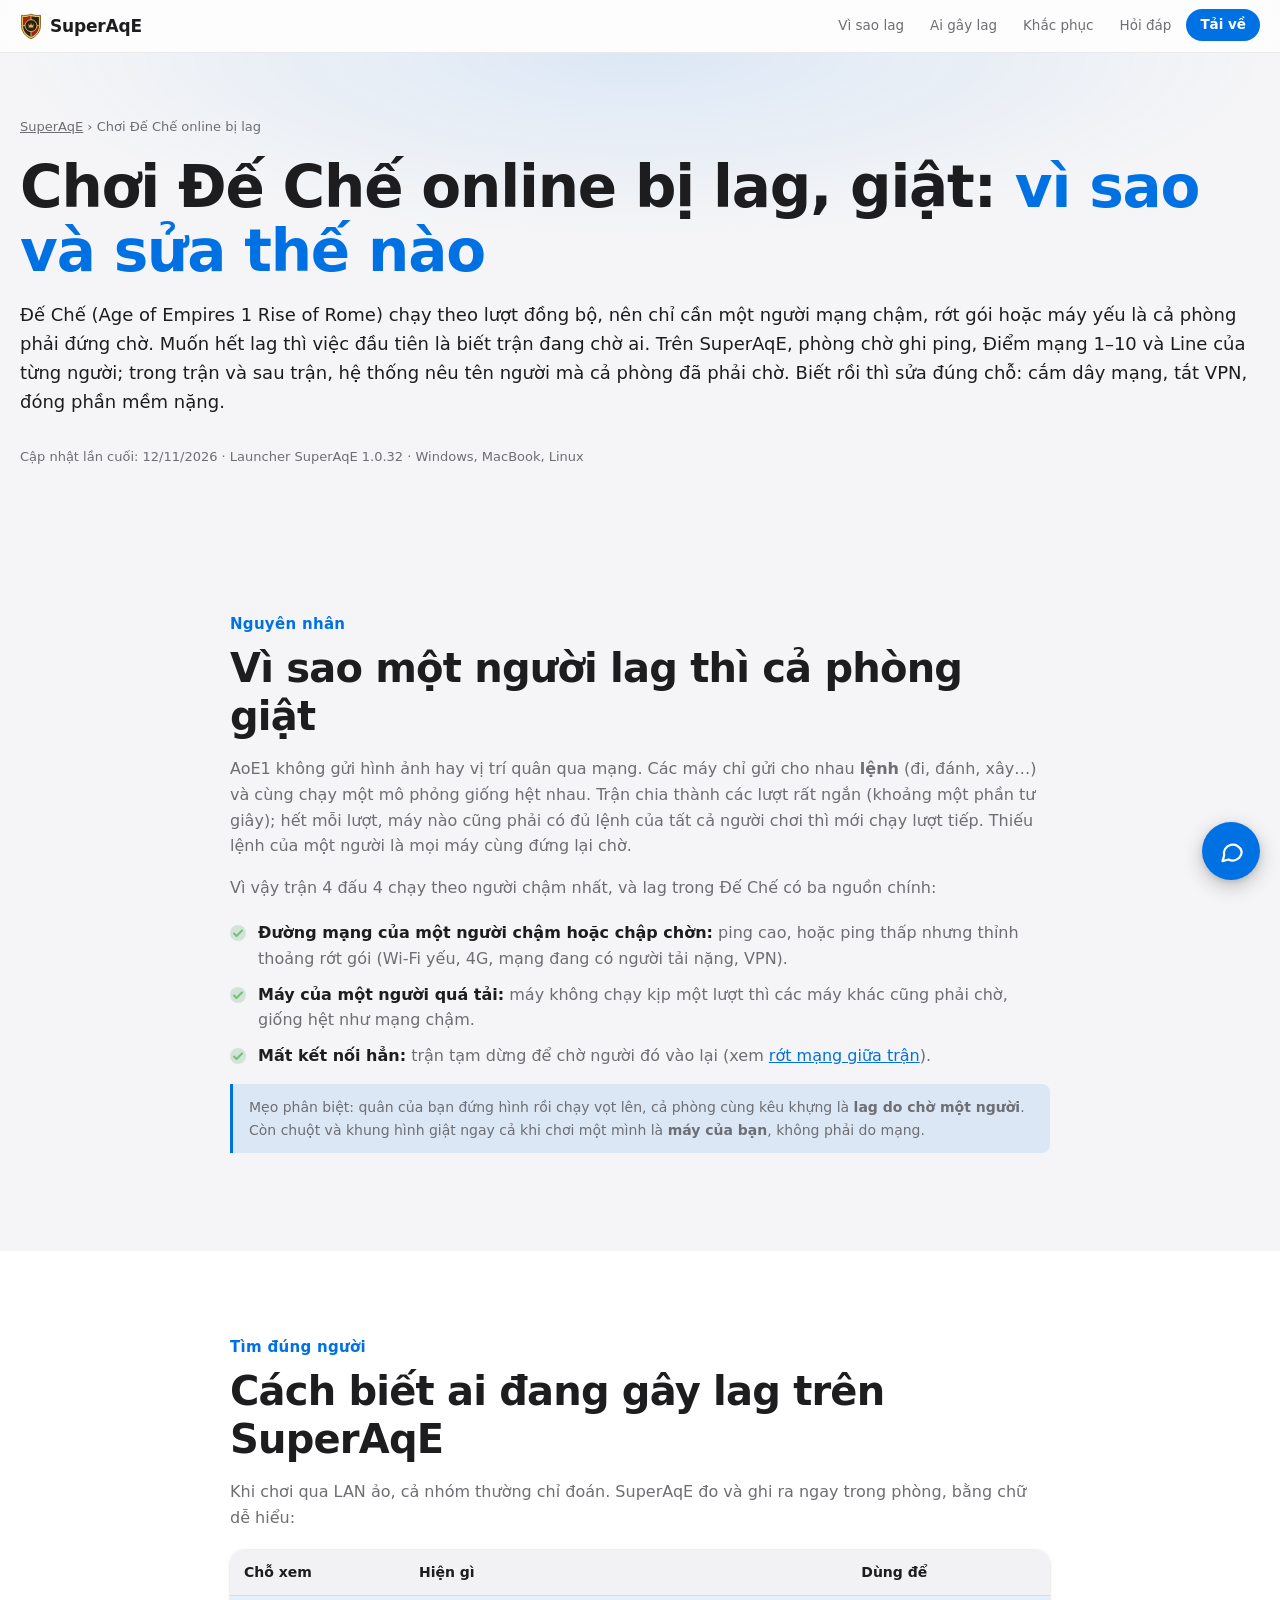
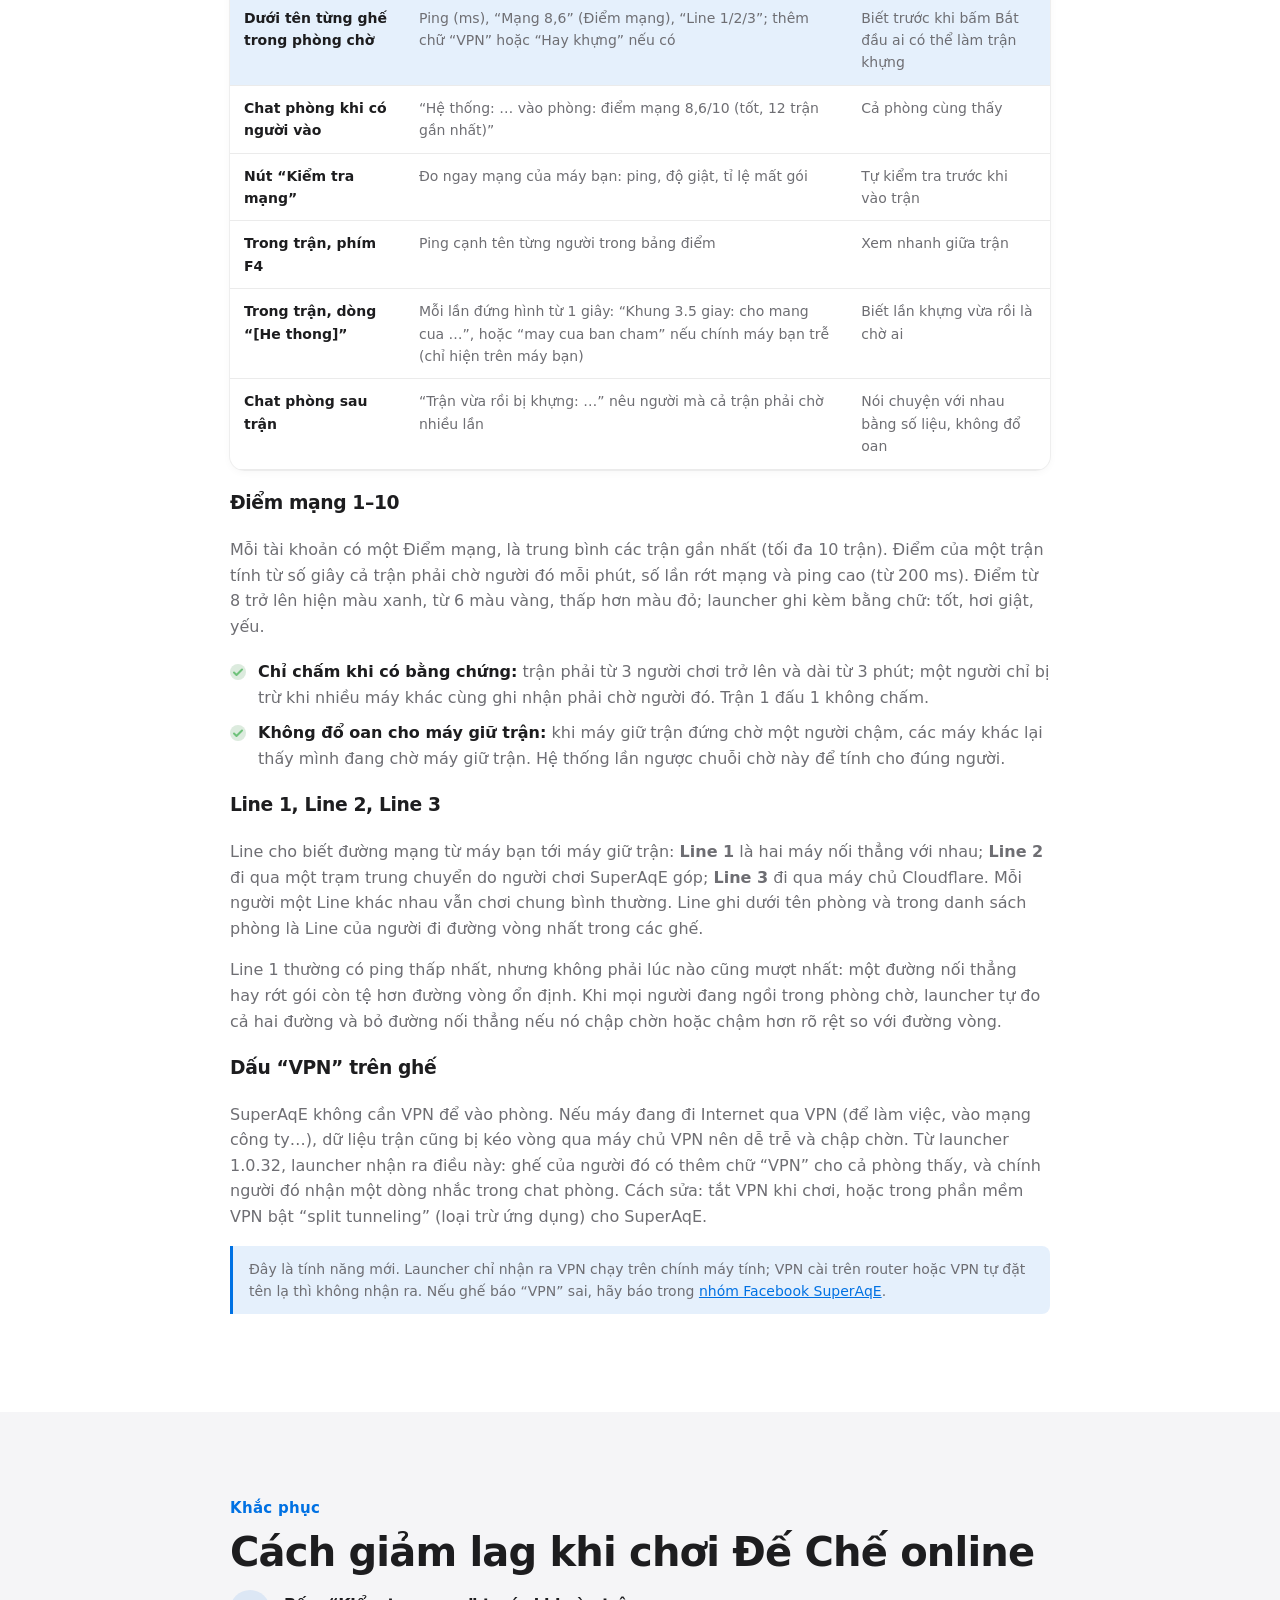
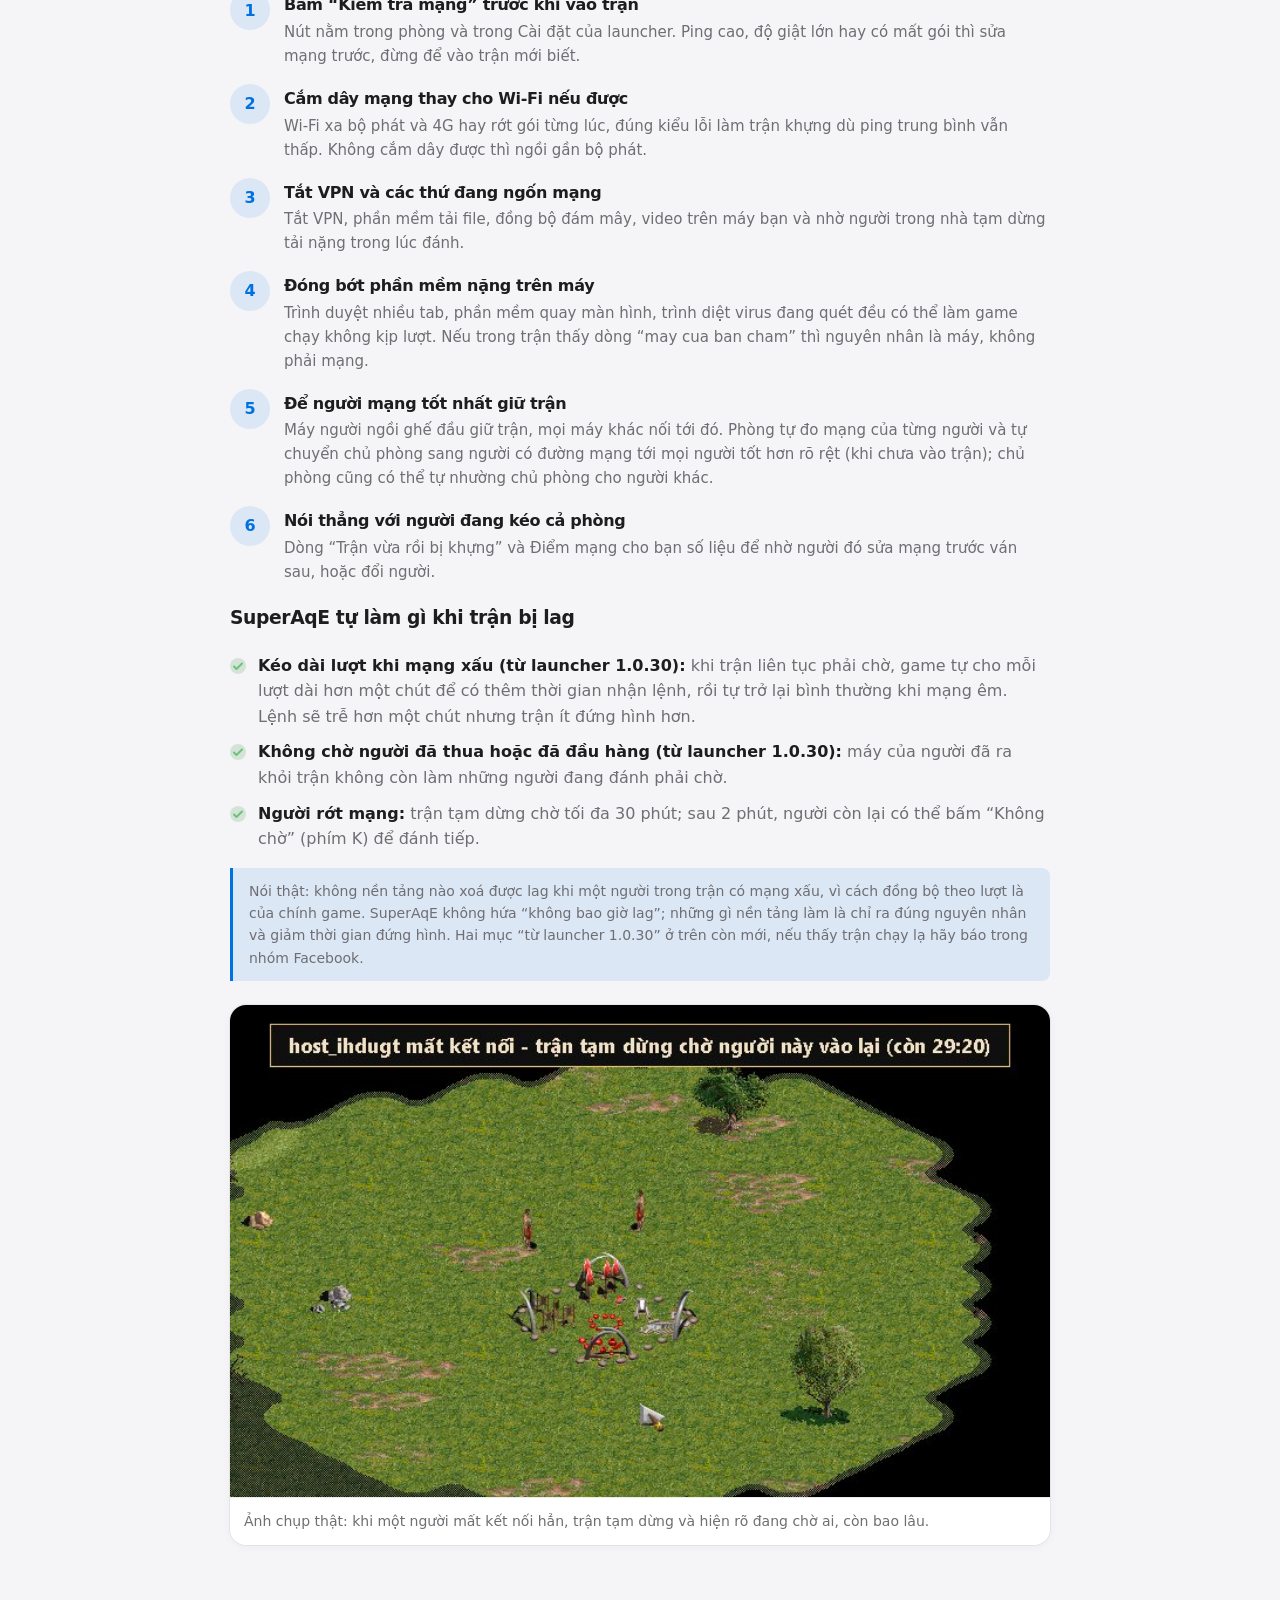
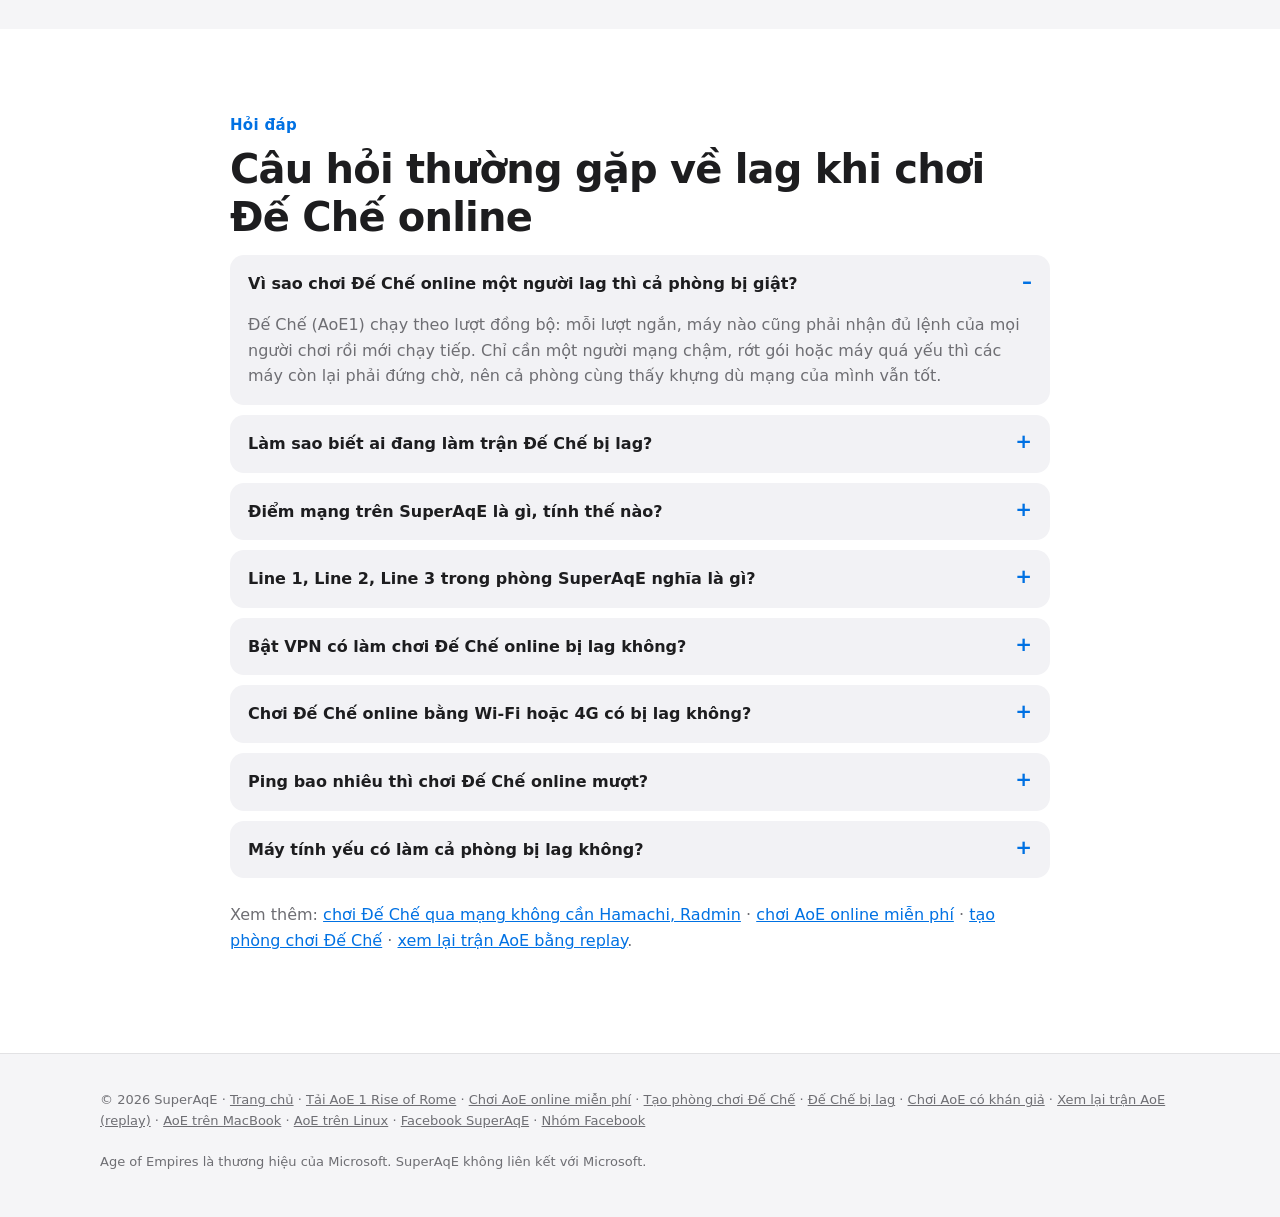
<file: choi-de-che-bi-lag/index.html>
<!doctype html>
<html lang="vi">
<head>
<meta charset="utf-8">
<meta name="viewport" content="width=device-width, initial-scale=1">
<title>Chơi Đế Chế online bị lag, giật: nguyên nhân, cách sửa</title>
<meta name="description" content="Vì sao chơi Đế Chế (AoE1) online một người lag thì cả phòng giật, cách biết ai gây lag bằng ping, Điểm mạng, Line trong phòng SuperAqE và cách khắc phục.">
<link rel="canonical" href="https://superaqe.com/choi-de-che-bi-lag/">
<meta name="robots" content="index, follow, max-image-preview:large">
<link rel="alternate" hreflang="vi" href="https://superaqe.com/choi-de-che-bi-lag/">
<link rel="alternate" hreflang="x-default" href="https://superaqe.com/choi-de-che-bi-lag/">
<meta property="og:title" content="Chơi Đế Chế online bị lag, giật: vì sao và sửa thế nào">
<meta property="og:description" content="Một người lag thì cả phòng chờ. Cách xem ping, Điểm mạng, Line trong phòng SuperAqE để biết ai gây lag, và những việc làm được để trận mượt hơn.">
<meta property="og:type" content="article">
<meta property="og:url" content="https://superaqe.com/choi-de-che-bi-lag/">
<meta property="og:image" content="https://superaqe.com/img/cho-ket-noi.jpg">
<meta property="og:image:width" content="700">
<meta property="og:image:height" content="420">
<meta property="og:image:alt" content="Ảnh chụp thật trong game: trận Đế Chế tạm dừng chờ một người chơi mất kết nối">
<meta property="og:locale" content="vi_VN">
<meta property="og:site_name" content="SuperAqE">
<meta name="twitter:card" content="summary_large_image">
<meta name="theme-color" content="#f5f5f7" media="(prefers-color-scheme: light)">
<meta name="theme-color" content="#111113" media="(prefers-color-scheme: dark)">
<link rel="icon" href="/favicon.svg" type="image/svg+xml">
<link rel="icon" href="/favicon-32.png" sizes="32x32" type="image/png">
<link rel="apple-touch-icon" href="/apple-touch-icon.png">
<script type="application/ld+json">
{
 "@context": "https://schema.org",
 "@type": "BreadcrumbList",
 "itemListElement": [
  {
   "@type": "ListItem",
   "position": 1,
   "name": "SuperAqE",
   "item": "https://superaqe.com/"
  },
  {
   "@type": "ListItem",
   "position": 2,
   "name": "Chơi Đế Chế online bị lag",
   "item": "https://superaqe.com/choi-de-che-bi-lag/"
  }
 ]
}
</script>
<script type="application/ld+json">
{
 "@context": "https://schema.org",
 "@type": "FAQPage",
 "mainEntity": [
  {
   "@type": "Question",
   "name": "Vì sao chơi Đế Chế online một người lag thì cả phòng bị giật?",
   "acceptedAnswer": {
    "@type": "Answer",
    "text": "Đế Chế (AoE1) chạy theo lượt đồng bộ: mỗi lượt ngắn, máy nào cũng phải nhận đủ lệnh của mọi người chơi rồi mới chạy tiếp. Chỉ cần một người mạng chậm, rớt gói hoặc máy quá yếu thì các máy còn lại phải đứng chờ, nên cả phòng cùng thấy khựng dù mạng của mình vẫn tốt."
   }
  },
  {
   "@type": "Question",
   "name": "Làm sao biết ai đang làm trận Đế Chế bị lag?",
   "acceptedAnswer": {
    "@type": "Answer",
    "text": "Trên SuperAqE: trong phòng chờ, dưới tên từng người ngồi ghế có ping (ms), Điểm mạng 1–10 và Line; trong trận bấm F4 để thấy ping cạnh tên từng người; mỗi lần trận đứng hình từ 1 giây, máy bạn hiện dòng “[He thong]: Khung … giay: cho mang cua <tên>”; hết trận, chat phòng có dòng “Trận vừa rồi bị khựng” nêu trận đã phải chờ ai nhiều nhất."
   }
  },
  {
   "@type": "Question",
   "name": "Điểm mạng trên SuperAqE là gì, tính thế nào?",
   "acceptedAnswer": {
    "@type": "Answer",
    "text": "Điểm mạng là điểm từ 1 đến 10 cho biết một người làm những người khác phải chờ nhiều hay ít, lấy trung bình các trận gần nhất (tối đa 10 trận). Điểm tính từ số giây cả trận phải chờ người đó mỗi phút, số lần rớt mạng và ping cao (từ 200 ms). Chỉ trận từ 3 người chơi trở lên và dài từ 3 phút mới được chấm; trận 1 đấu 1 không chấm vì không đủ bằng chứng ai là người chậm."
   }
  },
  {
   "@type": "Question",
   "name": "Line 1, Line 2, Line 3 trong phòng SuperAqE nghĩa là gì?",
   "acceptedAnswer": {
    "@type": "Answer",
    "text": "Là đường mạng từ máy bạn tới máy giữ trận. Line 1: hai máy nối thẳng với nhau. Line 2: đi qua một trạm trung chuyển do người chơi SuperAqE góp. Line 3: đi qua máy chủ Cloudflare. Mỗi người một Line khác nhau vẫn chơi chung bình thường; Line ghi dưới tên phòng là Line của người đi đường vòng nhất. Line 1 thường có ping thấp nhất, nhưng điều quyết định trận mượt hay không là đường đó có ổn định không."
   }
  },
  {
   "@type": "Question",
   "name": "Bật VPN có làm chơi Đế Chế online bị lag không?",
   "acceptedAnswer": {
    "@type": "Answer",
    "text": "Thường là có. SuperAqE không cần VPN hay LAN ảo để vào phòng; khi máy đi Internet qua VPN, dữ liệu trận phải đi vòng qua máy chủ VPN nên dễ trễ và chập chờn, làm cả phòng phải chờ. Từ launcher 1.0.32, ghế của người đang dùng VPN có thêm chữ “VPN” và người đó được nhắc tắt VPN khi chơi, hoặc bật split tunneling (loại trừ ứng dụng) cho SuperAqE trong phần mềm VPN."
   }
  },
  {
   "@type": "Question",
   "name": "Chơi Đế Chế online bằng Wi-Fi hoặc 4G có bị lag không?",
   "acceptedAnswer": {
    "@type": "Answer",
    "text": "Vào phòng và chơi được, nhưng Wi-Fi xa bộ phát và 4G hay rớt gói từng lúc, đúng kiểu lỗi làm trận khựng. Nếu ghế của bạn hay hiện “Hay khựng” hoặc Điểm mạng thấp, hãy cắm dây mạng, hoặc ngồi gần bộ phát Wi-Fi và tắt các máy đang tải, xem video trong nhà."
   }
  },
  {
   "@type": "Question",
   "name": "Ping bao nhiêu thì chơi Đế Chế online mượt?",
   "acceptedAnswer": {
    "@type": "Answer",
    "text": "Không có một con số cứng. Ping thấp và đều thì tốt; ping đều quan trọng hơn ping thấp, vì một đường 50 ms nhưng thỉnh thoảng vọt lên vài trăm ms vẫn làm trận khựng. Trên SuperAqE, ping từ 200 ms trở lên bắt đầu bị trừ Điểm mạng."
   }
  },
  {
   "@type": "Question",
   "name": "Máy tính yếu có làm cả phòng bị lag không?",
   "acceptedAnswer": {
    "@type": "Answer",
    "text": "Có. Máy không chạy kịp một lượt thì các máy khác cũng phải chờ như khi mạng chậm. Trong trận, nếu chính máy bạn chậm, dòng báo sẽ ghi “may cua ban cham”. Cách xử lý: đóng bớt phần mềm đang chạy (trình duyệt nhiều tab, phần mềm tải, quay màn hình) trước khi vào trận."
   }
  }
 ]
}
</script>
<style>
:root {
  --gold: #e8c35a; --gold2: #b8902f; --ink: #221a12;
  --bg: #140f0a; --bg2: #1c150e; --panel: #2c2218; --panel2: #3a2d1e;
  --line: #5a4728; --text: #f2e6cf; --dim: #b7a583; --red: #a33a32; --green: #4f9a5a;
  --serif: "Playfair Display", Georgia, serif;
  --sans: "Be Vietnam Pro", "Segoe UI", system-ui, sans-serif;
}
* { box-sizing: border-box; }
html { scroll-behavior: smooth; }
body { margin: 0; background: var(--bg); color: var(--text); font-family: var(--sans); font-size: 16px; line-height: 1.6; overflow-x: hidden; }
a { color: var(--gold); }
img, svg { max-width: 100%; }
.wrap { max-width: 1120px; margin: 0 auto; padding: 0 20px; }
.wrap > * { min-width: 0; }

/* Header */
.top { position: sticky; top: 0; z-index: 10; background: rgba(20,15,10,.88); backdrop-filter: blur(8px); border-bottom: 1px solid rgba(184,144,47,.35); }
.top .wrap { display: flex; align-items: center; justify-content: space-between; height: 60px; gap: 16px; }
.brand { display: flex; align-items: center; gap: 10px; font-family: var(--serif); font-weight: 800; font-size: 22px; color: var(--gold); text-decoration: none; letter-spacing: .3px; }
.brand img { width: 30px; height: 36px; }
.nav { display: flex; gap: 22px; }
.nav a { color: var(--dim); text-decoration: none; font-size: 14px; font-weight: 500; }
.nav a:hover { color: var(--text); }
.nav .cta { color: var(--ink); background: linear-gradient(#e8c35a, #b8902f); padding: 7px 14px; border-radius: 8px; font-weight: 700; }
.nav .cta:hover { color: var(--ink); filter: brightness(1.08); }

/* Hero */
.hero { position: relative; padding: 90px 0 70px; background:
  radial-gradient(ellipse 80% 60% at 50% 0%, rgba(232,195,90,.16), transparent 70%),
  radial-gradient(ellipse at bottom, #2a2015, var(--bg) 70%); overflow: hidden; }
h1 { font-family: var(--serif); font-size: clamp(36px, 5.2vw, 58px); line-height: 1.1; margin: 18px 0 18px; font-weight: 800; }
h1 .g { color: var(--gold); }
.lead { font-size: 18px; color: var(--dim); max-width: 560px; margin: 0 0 30px; }
.btns { display: flex; flex-wrap: wrap; gap: 12px; }
.btn { display: inline-flex; align-items: center; gap: 10px; padding: 14px 20px; border-radius: 10px; font-weight: 700; font-size: 15px; text-decoration: none; transition: transform .15s, filter .15s; }
.btn:hover { transform: translateY(-1px); }
.btn svg { width: 20px; height: 20px; flex: none; }
.btn.primary { background: linear-gradient(#e8c35a, #b8902f); color: var(--ink); box-shadow: 0 8px 24px rgba(184,144,47,.25); }
.btn.primary:hover { filter: brightness(1.08); }
.btn.ghost { color: var(--text); border: 1px solid var(--line); background: rgba(58,45,30,.4); }
.btn.ghost:hover { border-color: var(--gold2); }
.btn small { display: block; font-weight: 500; font-size: 12px; opacity: .75; }
.meta { margin-top: 18px; font-size: 13px; color: var(--dim); }

/* Sections */
section { padding: 84px 0; scroll-margin-top: 60px; }
.alt { background: var(--bg2); border-top: 1px solid rgba(90,71,40,.5); border-bottom: 1px solid rgba(90,71,40,.5); }
.kicker { color: var(--gold); font-weight: 700; font-size: 13px; letter-spacing: 1.5px; text-transform: uppercase; }
h2 { font-family: var(--serif); font-size: clamp(28px, 3.6vw, 40px); line-height: 1.2; margin: 8px 0 14px; }
.steps { list-style: none; padding: 0; margin: 0; display: grid; gap: 16px; }
.steps li { display: grid; grid-template-columns: 40px 1fr; gap: 14px; }
.steps .n { width: 40px; height: 40px; border-radius: 50%; border: 1px solid var(--gold2); color: var(--gold); display: grid; place-items: center; font-weight: 700; font-family: var(--serif); }
.steps h3 { margin: 2px 0 2px; font-size: 16px; }
.steps p { margin: 0; color: var(--dim); font-size: 15px; }
.ticks { list-style: none; padding: 0; margin: 20px 0 0; display: grid; gap: 10px; }
.ticks li { padding-left: 28px; position: relative; color: var(--dim); }
.ticks li::before { content: ""; position: absolute; left: 0; top: 5px; width: 16px; height: 16px; border-radius: 50%; background: rgba(79,154,90,.2) url("data:image/svg+xml,%3Csvg xmlns='http://www.w3.org/2000/svg' viewBox='0 0 16 16'%3E%3Cpath d='M4 8.5l2.5 2.5L12 5.5' fill='none' stroke='%236fc27b' stroke-width='2' stroke-linecap='round' stroke-linejoin='round'/%3E%3C/svg%3E") center/16px no-repeat; }
.ticks b { color: var(--text); font-weight: 600; }
.note { border-left: 3px solid var(--gold2); background: rgba(232,195,90,.06); padding: 12px 16px; border-radius: 0 8px 8px 0; color: var(--dim); font-size: 14px; margin-top: 16px; }
.shot { margin: 24px 0 0; border: 1px solid rgba(184,144,47,.45); border-radius: 14px; overflow: hidden; background: var(--panel); }
.shot img { display: block; width: 100%; height: auto; }
.shot figcaption { padding: 12px 14px; font-size: 14px; color: var(--dim); border-top: 1px solid var(--line); }
.code { background: #0e0b07; border: 1px solid var(--line); border-radius: 10px; padding: 14px 16px; font-family: ui-monospace, Menlo, Consolas, monospace; font-size: 13px; color: #e9d8b0; overflow-x: auto; white-space: pre; }

/* FAQ */
.faq { max-width: 820px; display: grid; gap: 10px; }
details { background: var(--panel); border: 1px solid rgba(90,71,40,.9); border-radius: 12px; padding: 0 18px; }
details[open] { border-color: var(--gold2); }
summary { cursor: pointer; list-style: none; padding: 16px 0; font-weight: 600; display: flex; justify-content: space-between; gap: 12px; }
summary::-webkit-details-marker { display: none; }
summary::after { content: "+"; color: var(--gold); font-size: 20px; line-height: 1; }
details[open] summary::after { content: "–"; }
details p { margin: 0 0 16px; color: var(--dim); }

footer { padding: 36px 0 44px; border-top: 1px solid rgba(90,71,40,.6); color: var(--dim); font-size: 13px; }
footer .wrap { display: flex; justify-content: space-between; gap: 20px; flex-wrap: wrap; }
footer a { color: var(--dim); }

.page { padding: 64px 0 48px; }
.narrow { max-width: 860px; }
.crumbs { font-size: 13px; color: var(--dim); margin-bottom: 8px; }
.crumbs a { color: var(--dim); }
.answer { max-width: none; color: var(--text); }
section p { color: var(--dim); }
.tbl { overflow-x: auto; border: 1px solid rgba(184,144,47,.4); border-radius: 12px; margin: 20px 0 12px; }
table { width: 100%; border-collapse: collapse; font-size: 14px; min-width: 620px; }
th, td { text-align: left; padding: 11px 14px; border-bottom: 1px solid rgba(90,71,40,.6); vertical-align: top; }
thead th { background: var(--panel2); color: var(--gold); font-weight: 700; }
tbody th { color: var(--text); font-weight: 600; }
td { color: var(--dim); }
tbody tr:first-child { background: rgba(232,195,90,.07); }
.small { font-size: 14px; }
code { font-family: ui-monospace, Menlo, Consolas, monospace; font-size: 14px; background: #0e0b07; border: 1px solid var(--line); border-radius: 5px; padding: 1px 6px; color: #e9d8b0; }

@media (max-width: 900px) {
  .hero { padding: 56px 0 50px; }
  .nav a:not(.cta) { display: none; }
  section { padding: 60px 0; }
}
@media (max-width: 560px) {
  .wrap { padding: 0 16px; }
  .btn { width: 100%; justify-content: center; }
  .lead { font-size: 16px; }
}
@media (prefers-reduced-motion: reduce) { * { animation: none !important; transition: none !important; } html { scroll-behavior: auto; } }
/* SmartScreen hint under the Windows download buttons. */
.win-note { display: flex; align-items: flex-start; gap: 8px; margin: 10px 0 0; font-size: 13px; line-height: 1.5; color: var(--dim); }
.win-note svg { width: 15px; height: 15px; flex: none; margin-top: 2px; color: var(--gold); }
.win-note b { color: var(--text); font-weight: 600; }
</style>
<link rel="stylesheet" href="/modern.css">
</head>
<body>

<header class="top">
  <div class="wrap">
    <a class="brand" href="/">
      <img src="/favicon.svg" alt="" width="30" height="36">
      SuperAqE
    </a>
    <nav class="nav" aria-label="Menu chính">
      <a href="#vi-sao">Vì sao lag</a>
      <a href="#ai-gay-lag">Ai gây lag</a>
      <a href="#khac-phuc">Khắc phục</a>
      <a href="#hoi-dap">Hỏi đáp</a>
      <a class="cta" href="https://superaqe.com/download/setup">Tải về</a>
    </nav>
  </div>
</header>

<main>
<section class="hero page">
  <div class="wrap narrow">
    <nav class="crumbs" aria-label="Đường dẫn"><a href="/">SuperAqE</a> › <span>Chơi Đế Chế online bị lag</span></nav>
    <h1>Chơi Đế Chế online bị lag, giật: <span class="g">vì sao và sửa thế nào</span></h1>
    <p class="lead answer">Đế Chế (Age of Empires 1 Rise of Rome) chạy theo lượt đồng bộ, nên chỉ cần một người mạng chậm, rớt gói hoặc máy yếu là cả phòng phải đứng chờ. Muốn hết lag thì việc đầu tiên là biết trận đang chờ ai. Trên SuperAqE, phòng chờ ghi ping, Điểm mạng 1–10 và Line của từng người; trong trận và sau trận, hệ thống nêu tên người mà cả phòng đã phải chờ. Biết rồi thì sửa đúng chỗ: cắm dây mạng, tắt VPN, đóng phần mềm nặng.</p>
    <p class="meta">Cập nhật lần cuối: <time datetime="2026-11-12">12/11/2026</time> · Launcher SuperAqE 1.0.32 · Windows, MacBook, Linux</p>
  </div>
</section>

<section id="vi-sao">
  <div class="wrap narrow">
    <div class="kicker">Nguyên nhân</div>
    <h2>Vì sao một người lag thì cả phòng giật</h2>
    <p>AoE1 không gửi hình ảnh hay vị trí quân qua mạng. Các máy chỉ gửi cho nhau <b>lệnh</b> (đi, đánh, xây…) và cùng chạy một mô phỏng giống hệt nhau. Trận chia thành các lượt rất ngắn (khoảng một phần tư giây); hết mỗi lượt, máy nào cũng phải có đủ lệnh của tất cả người chơi thì mới chạy lượt tiếp. Thiếu lệnh của một người là mọi máy cùng đứng lại chờ.</p>
    <p>Vì vậy trận 4 đấu 4 chạy theo người chậm nhất, và lag trong Đế Chế có ba nguồn chính:</p>
    <ul class="ticks">
      <li><b>Đường mạng của một người chậm hoặc chập chờn:</b> ping cao, hoặc ping thấp nhưng thỉnh thoảng rớt gói (Wi-Fi yếu, 4G, mạng đang có người tải nặng, VPN).</li>
      <li><b>Máy của một người quá tải:</b> máy không chạy kịp một lượt thì các máy khác cũng phải chờ, giống hệt như mạng chậm.</li>
      <li><b>Mất kết nối hẳn:</b> trận tạm dừng để chờ người đó vào lại (xem <a href="/choi-de-che-qua-mang/#hoi-dap">rớt mạng giữa trận</a>).</li>
    </ul>
    <p class="note">Mẹo phân biệt: quân của bạn đứng hình rồi chạy vọt lên, cả phòng cùng kêu khựng là <b>lag do chờ một người</b>. Còn chuột và khung hình giật ngay cả khi chơi một mình là <b>máy của bạn</b>, không phải do mạng.</p>
  </div>
</section>

<section id="ai-gay-lag" class="alt">
  <div class="wrap narrow">
    <div class="kicker">Tìm đúng người</div>
    <h2>Cách biết ai đang gây lag trên SuperAqE</h2>
    <p>Khi chơi qua LAN ảo, cả nhóm thường chỉ đoán. SuperAqE đo và ghi ra ngay trong phòng, bằng chữ dễ hiểu:</p>
    <div class="tbl">
      <table>
        <thead><tr><th scope="col">Chỗ xem</th><th scope="col">Hiện gì</th><th scope="col">Dùng để</th></tr></thead>
        <tbody>
          <tr><th scope="row">Dưới tên từng ghế trong phòng chờ</th><td>Ping (ms), “Mạng 8,6” (Điểm mạng), “Line 1/2/3”; thêm chữ “VPN” hoặc “Hay khựng” nếu có</td><td>Biết trước khi bấm Bắt đầu ai có thể làm trận khựng</td></tr>
          <tr><th scope="row">Chat phòng khi có người vào</th><td>“Hệ thống: … vào phòng: điểm mạng 8,6/10 (tốt, 12 trận gần nhất)”</td><td>Cả phòng cùng thấy</td></tr>
          <tr><th scope="row">Nút “Kiểm tra mạng”</th><td>Đo ngay mạng của máy bạn: ping, độ giật, tỉ lệ mất gói</td><td>Tự kiểm tra trước khi vào trận</td></tr>
          <tr><th scope="row">Trong trận, phím F4</th><td>Ping cạnh tên từng người trong bảng điểm</td><td>Xem nhanh giữa trận</td></tr>
          <tr><th scope="row">Trong trận, dòng “[He thong]”</th><td>Mỗi lần đứng hình từ 1 giây: “Khung 3.5 giay: cho mang cua …”, hoặc “may cua ban cham” nếu chính máy bạn trễ (chỉ hiện trên máy bạn)</td><td>Biết lần khựng vừa rồi là chờ ai</td></tr>
          <tr><th scope="row">Chat phòng sau trận</th><td>“Trận vừa rồi bị khựng: …” nêu người mà cả trận phải chờ nhiều lần</td><td>Nói chuyện với nhau bằng số liệu, không đổ oan</td></tr>
        </tbody>
      </table>
    </div>

    <h3 id="diem-mang">Điểm mạng 1–10</h3>
    <p>Mỗi tài khoản có một Điểm mạng, là trung bình các trận gần nhất (tối đa 10 trận). Điểm của một trận tính từ số giây cả trận phải chờ người đó mỗi phút, số lần rớt mạng và ping cao (từ 200 ms). Điểm từ 8 trở lên hiện màu xanh, từ 6 màu vàng, thấp hơn màu đỏ; launcher ghi kèm bằng chữ: tốt, hơi giật, yếu.</p>
    <ul class="ticks">
      <li><b>Chỉ chấm khi có bằng chứng:</b> trận phải từ 3 người chơi trở lên và dài từ 3 phút; một người chỉ bị trừ khi nhiều máy khác cùng ghi nhận phải chờ người đó. Trận 1 đấu 1 không chấm.</li>
      <li><b>Không đổ oan cho máy giữ trận:</b> khi máy giữ trận đứng chờ một người chậm, các máy khác lại thấy mình đang chờ máy giữ trận. Hệ thống lần ngược chuỗi chờ này để tính cho đúng người.</li>
    </ul>

    <h3 id="line">Line 1, Line 2, Line 3</h3>
    <p>Line cho biết đường mạng từ máy bạn tới máy giữ trận: <b>Line 1</b> là hai máy nối thẳng với nhau; <b>Line 2</b> đi qua một trạm trung chuyển do người chơi SuperAqE góp; <b>Line 3</b> đi qua máy chủ Cloudflare. Mỗi người một Line khác nhau vẫn chơi chung bình thường. Line ghi dưới tên phòng và trong danh sách phòng là Line của người đi đường vòng nhất trong các ghế.</p>
    <p>Line 1 thường có ping thấp nhất, nhưng không phải lúc nào cũng mượt nhất: một đường nối thẳng hay rớt gói còn tệ hơn đường vòng ổn định. Khi mọi người đang ngồi trong phòng chờ, launcher tự đo cả hai đường và bỏ đường nối thẳng nếu nó chập chờn hoặc chậm hơn rõ rệt so với đường vòng.</p>

    <h3 id="vpn">Dấu “VPN” trên ghế</h3>
    <p>SuperAqE không cần VPN để vào phòng. Nếu máy đang đi Internet qua VPN (để làm việc, vào mạng công ty…), dữ liệu trận cũng bị kéo vòng qua máy chủ VPN nên dễ trễ và chập chờn. Từ launcher 1.0.32, launcher nhận ra điều này: ghế của người đó có thêm chữ “VPN” cho cả phòng thấy, và chính người đó nhận một dòng nhắc trong chat phòng. Cách sửa: tắt VPN khi chơi, hoặc trong phần mềm VPN bật “split tunneling” (loại trừ ứng dụng) cho SuperAqE.</p>
    <p class="note">Đây là tính năng mới. Launcher chỉ nhận ra VPN chạy trên chính máy tính; VPN cài trên router hoặc VPN tự đặt tên lạ thì không nhận ra. Nếu ghế báo “VPN” sai, hãy báo trong <a href="https://www.facebook.com/groups/1496567506003702" target="_blank" rel="noopener">nhóm Facebook SuperAqE</a>.</p>
  </div>
</section>

<section id="khac-phuc">
  <div class="wrap narrow">
    <div class="kicker">Khắc phục</div>
    <h2>Cách giảm lag khi chơi Đế Chế online</h2>
    <ol class="steps">
      <li><span class="n">1</span><div><h3>Bấm “Kiểm tra mạng” trước khi vào trận</h3><p>Nút nằm trong phòng và trong Cài đặt của launcher. Ping cao, độ giật lớn hay có mất gói thì sửa mạng trước, đừng để vào trận mới biết.</p></div></li>
      <li><span class="n">2</span><div><h3>Cắm dây mạng thay cho Wi-Fi nếu được</h3><p>Wi-Fi xa bộ phát và 4G hay rớt gói từng lúc, đúng kiểu lỗi làm trận khựng dù ping trung bình vẫn thấp. Không cắm dây được thì ngồi gần bộ phát.</p></div></li>
      <li><span class="n">3</span><div><h3>Tắt VPN và các thứ đang ngốn mạng</h3><p>Tắt VPN, phần mềm tải file, đồng bộ đám mây, video trên máy bạn và nhờ người trong nhà tạm dừng tải nặng trong lúc đánh.</p></div></li>
      <li><span class="n">4</span><div><h3>Đóng bớt phần mềm nặng trên máy</h3><p>Trình duyệt nhiều tab, phần mềm quay màn hình, trình diệt virus đang quét đều có thể làm game chạy không kịp lượt. Nếu trong trận thấy dòng “may cua ban cham” thì nguyên nhân là máy, không phải mạng.</p></div></li>
      <li><span class="n">5</span><div><h3>Để người mạng tốt nhất giữ trận</h3><p>Máy người ngồi ghế đầu giữ trận, mọi máy khác nối tới đó. Phòng tự đo mạng của từng người và tự chuyển chủ phòng sang người có đường mạng tới mọi người tốt hơn rõ rệt (khi chưa vào trận); chủ phòng cũng có thể tự nhường chủ phòng cho người khác.</p></div></li>
      <li><span class="n">6</span><div><h3>Nói thẳng với người đang kéo cả phòng</h3><p>Dòng “Trận vừa rồi bị khựng” và Điểm mạng cho bạn số liệu để nhờ người đó sửa mạng trước ván sau, hoặc đổi người.</p></div></li>
    </ol>
    <h3 id="superaoe-tu-lam">SuperAqE tự làm gì khi trận bị lag</h3>
    <ul class="ticks">
      <li><b>Kéo dài lượt khi mạng xấu (từ launcher 1.0.30):</b> khi trận liên tục phải chờ, game tự cho mỗi lượt dài hơn một chút để có thêm thời gian nhận lệnh, rồi tự trở lại bình thường khi mạng êm. Lệnh sẽ trễ hơn một chút nhưng trận ít đứng hình hơn.</li>
      <li><b>Không chờ người đã thua hoặc đã đầu hàng (từ launcher 1.0.30):</b> máy của người đã ra khỏi trận không còn làm những người đang đánh phải chờ.</li>
      <li><b>Người rớt mạng:</b> trận tạm dừng chờ tối đa 30 phút; sau 2 phút, người còn lại có thể bấm “Không chờ” (phím K) để đánh tiếp.</li>
    </ul>
    <p class="note">Nói thật: không nền tảng nào xoá được lag khi một người trong trận có mạng xấu, vì cách đồng bộ theo lượt là của chính game. SuperAqE không hứa “không bao giờ lag”; những gì nền tảng làm là chỉ ra đúng nguyên nhân và giảm thời gian đứng hình. Hai mục “từ launcher 1.0.30” ở trên còn mới, nếu thấy trận chạy lạ hãy báo trong nhóm Facebook.</p>
    <figure class="shot">
      <img src="/img/cho-ket-noi.jpg" width="700" height="420" loading="lazy" alt="Ảnh chụp thật trong game Đế Chế trên SuperAqE: một người chơi mất kết nối, trận tạm dừng và hiện thời gian chờ còn lại">
      <figcaption>Ảnh chụp thật: khi một người mất kết nối hẳn, trận tạm dừng và hiện rõ đang chờ ai, còn bao lâu.</figcaption>
    </figure>
  </div>
</section>

<section id="hoi-dap" class="alt">
  <div class="wrap narrow">
    <div class="kicker">Hỏi đáp</div>
    <h2>Câu hỏi thường gặp về lag khi chơi Đế Chế online</h2>
    <div class="faq">
      <details open><summary>Vì sao chơi Đế Chế online một người lag thì cả phòng bị giật?</summary><p>Đế Chế (AoE1) chạy theo lượt đồng bộ: mỗi lượt ngắn, máy nào cũng phải nhận đủ lệnh của mọi người chơi rồi mới chạy tiếp. Chỉ cần một người mạng chậm, rớt gói hoặc máy quá yếu thì các máy còn lại phải đứng chờ, nên cả phòng cùng thấy khựng dù mạng của mình vẫn tốt.</p></details>
      <details><summary>Làm sao biết ai đang làm trận Đế Chế bị lag?</summary><p>Trên SuperAqE: trong phòng chờ, dưới tên từng người ngồi ghế có ping (ms), Điểm mạng 1–10 và Line; trong trận bấm F4 để thấy ping cạnh tên từng người; mỗi lần trận đứng hình từ 1 giây, máy bạn hiện dòng “[He thong]: Khung … giay: cho mang cua &lt;tên&gt;”; hết trận, chat phòng có dòng “Trận vừa rồi bị khựng” nêu trận đã phải chờ ai nhiều nhất.</p></details>
      <details><summary>Điểm mạng trên SuperAqE là gì, tính thế nào?</summary><p>Điểm mạng là điểm từ 1 đến 10 cho biết một người làm những người khác phải chờ nhiều hay ít, lấy trung bình các trận gần nhất (tối đa 10 trận). Điểm tính từ số giây cả trận phải chờ người đó mỗi phút, số lần rớt mạng và ping cao (từ 200 ms). Chỉ trận từ 3 người chơi trở lên và dài từ 3 phút mới được chấm; trận 1 đấu 1 không chấm vì không đủ bằng chứng ai là người chậm.</p></details>
      <details><summary>Line 1, Line 2, Line 3 trong phòng SuperAqE nghĩa là gì?</summary><p>Là đường mạng từ máy bạn tới máy giữ trận. Line 1: hai máy nối thẳng với nhau. Line 2: đi qua một trạm trung chuyển do người chơi SuperAqE góp. Line 3: đi qua máy chủ Cloudflare. Mỗi người một Line khác nhau vẫn chơi chung bình thường; Line ghi dưới tên phòng là Line của người đi đường vòng nhất. Line 1 thường có ping thấp nhất, nhưng điều quyết định trận mượt hay không là đường đó có ổn định không.</p></details>
      <details><summary>Bật VPN có làm chơi Đế Chế online bị lag không?</summary><p>Thường là có. SuperAqE không cần VPN hay LAN ảo để vào phòng; khi máy đi Internet qua VPN, dữ liệu trận phải đi vòng qua máy chủ VPN nên dễ trễ và chập chờn, làm cả phòng phải chờ. Từ launcher 1.0.32, ghế của người đang dùng VPN có thêm chữ “VPN” và người đó được nhắc tắt VPN khi chơi, hoặc bật split tunneling (loại trừ ứng dụng) cho SuperAqE trong phần mềm VPN.</p></details>
      <details><summary>Chơi Đế Chế online bằng Wi-Fi hoặc 4G có bị lag không?</summary><p>Vào phòng và chơi được, nhưng Wi-Fi xa bộ phát và 4G hay rớt gói từng lúc, đúng kiểu lỗi làm trận khựng. Nếu ghế của bạn hay hiện “Hay khựng” hoặc Điểm mạng thấp, hãy cắm dây mạng, hoặc ngồi gần bộ phát Wi-Fi và tắt các máy đang tải, xem video trong nhà.</p></details>
      <details><summary>Ping bao nhiêu thì chơi Đế Chế online mượt?</summary><p>Không có một con số cứng. Ping thấp và đều thì tốt; ping đều quan trọng hơn ping thấp, vì một đường 50 ms nhưng thỉnh thoảng vọt lên vài trăm ms vẫn làm trận khựng. Trên SuperAqE, ping từ 200 ms trở lên bắt đầu bị trừ Điểm mạng.</p></details>
      <details><summary>Máy tính yếu có làm cả phòng bị lag không?</summary><p>Có. Máy không chạy kịp một lượt thì các máy khác cũng phải chờ như khi mạng chậm. Trong trận, nếu chính máy bạn chậm, dòng báo sẽ ghi “may cua ban cham”. Cách xử lý: đóng bớt phần mềm đang chạy (trình duyệt nhiều tab, phần mềm tải, quay màn hình) trước khi vào trận.</p></details>
    </div>
    <p style="margin-top:24px">Xem thêm: <a href="/choi-de-che-qua-mang/">chơi Đế Chế qua mạng không cần Hamachi, Radmin</a> · <a href="/choi-aoe-online-mien-phi/">chơi AoE online miễn phí</a> · <a href="/tao-phong-choi-de-che/">tạo phòng chơi Đế Chế</a> · <a href="/xem-lai-tran-aoe-replay/">xem lại trận AoE bằng replay</a>.</p>
  </div>
</section>
</main>

<footer>
  <div class="wrap">
    <span>© 2026 SuperAqE · <a href="/">Trang chủ</a> · <a href="/tai-aoe-rise-of-rome/">Tải AoE 1 Rise of Rome</a> · <a href="/choi-aoe-online-mien-phi/">Chơi AoE online miễn phí</a> · <a href="/tao-phong-choi-de-che/">Tạo phòng chơi Đế Chế</a> · <a href="/choi-de-che-bi-lag/">Đế Chế bị lag</a> · <a href="/choi-aoe-co-khan-gia/">Chơi AoE có khán giả</a> · <a href="/xem-lai-tran-aoe-replay/">Xem lại trận AoE (replay)</a> · <a href="/choi-aoe-tren-macbook/">AoE trên MacBook</a> · <a href="/choi-aoe-tren-linux/">AoE trên Linux</a> · <a href="https://www.facebook.com/profile.php?id=61595397195188" target="_blank" rel="noopener">Facebook SuperAqE</a> · <a href="https://www.facebook.com/groups/1496567506003702" target="_blank" rel="noopener">Nhóm Facebook</a></span>
    <span>Age of Empires là thương hiệu của Microsoft. SuperAqE không liên kết với Microsoft.</span>
  </div>
</footer>
<script src="/chat.js" defer></script>
</body>
</html>
</file>
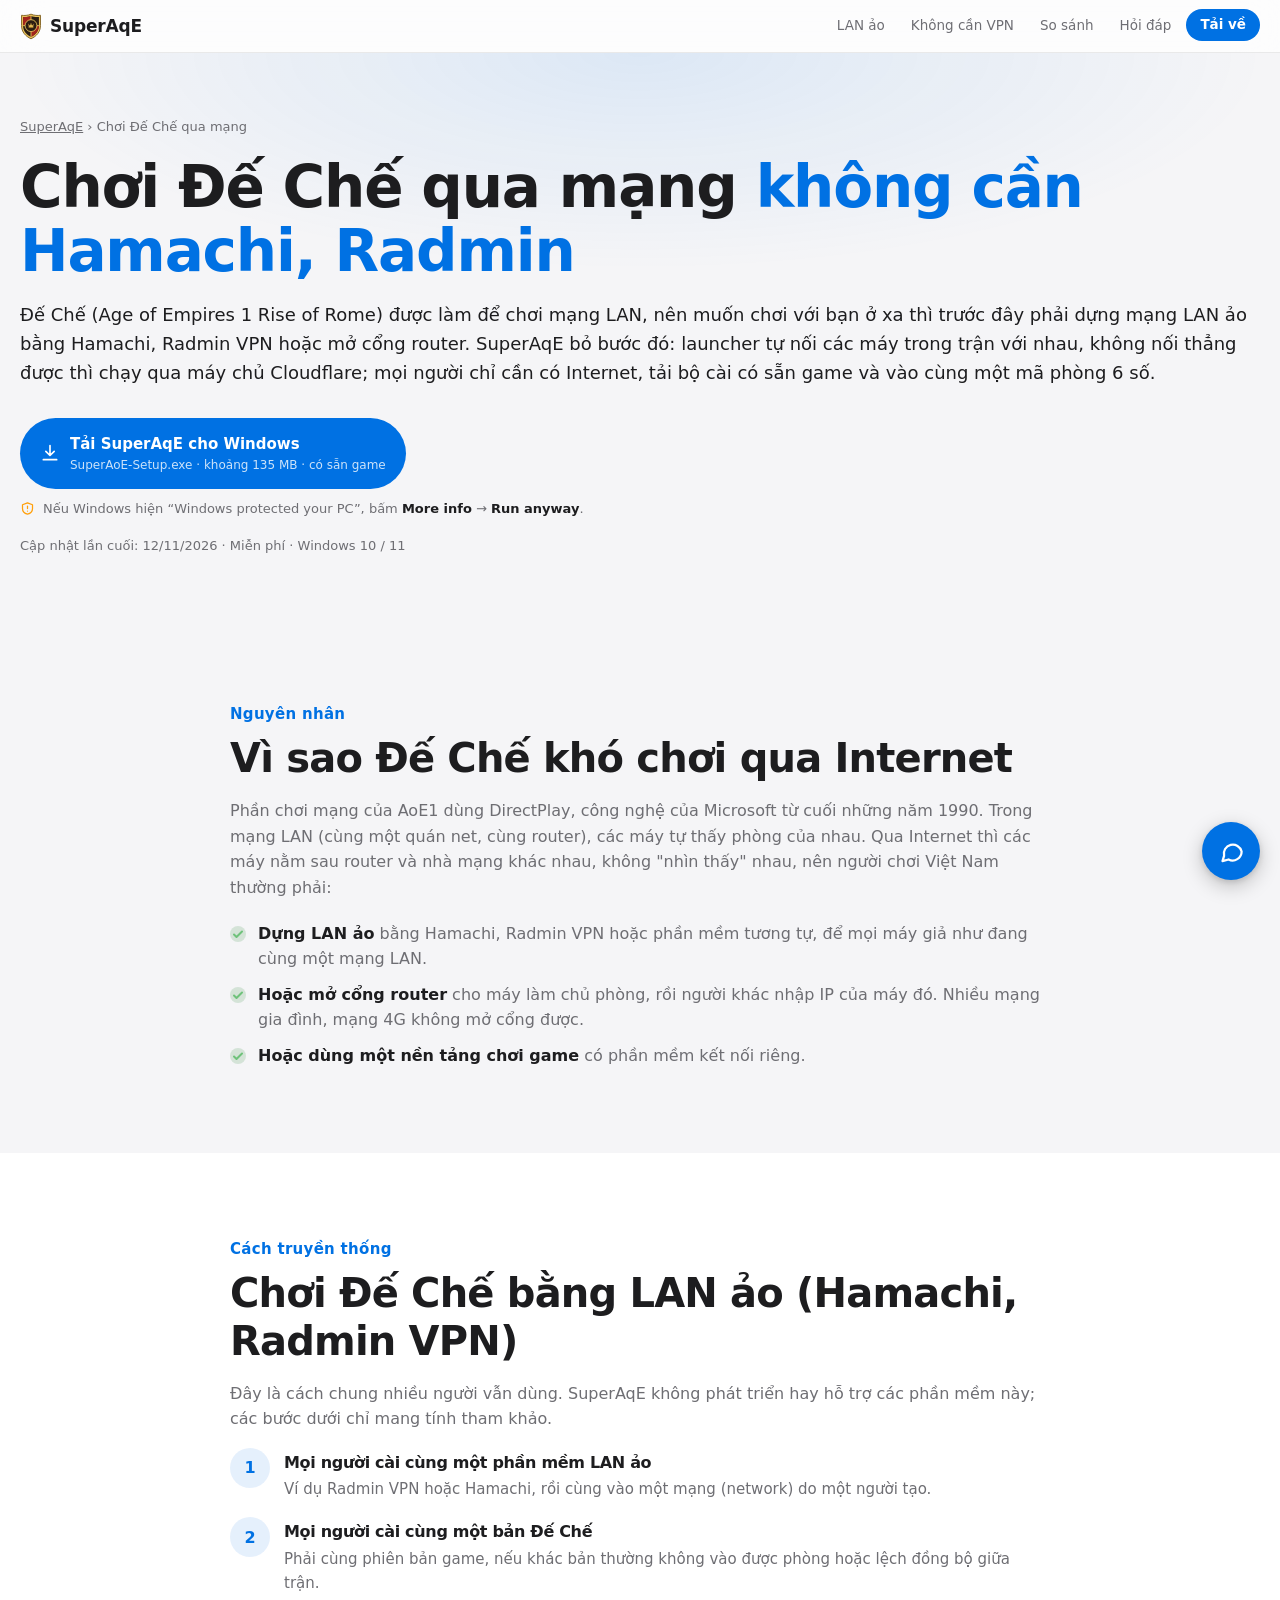
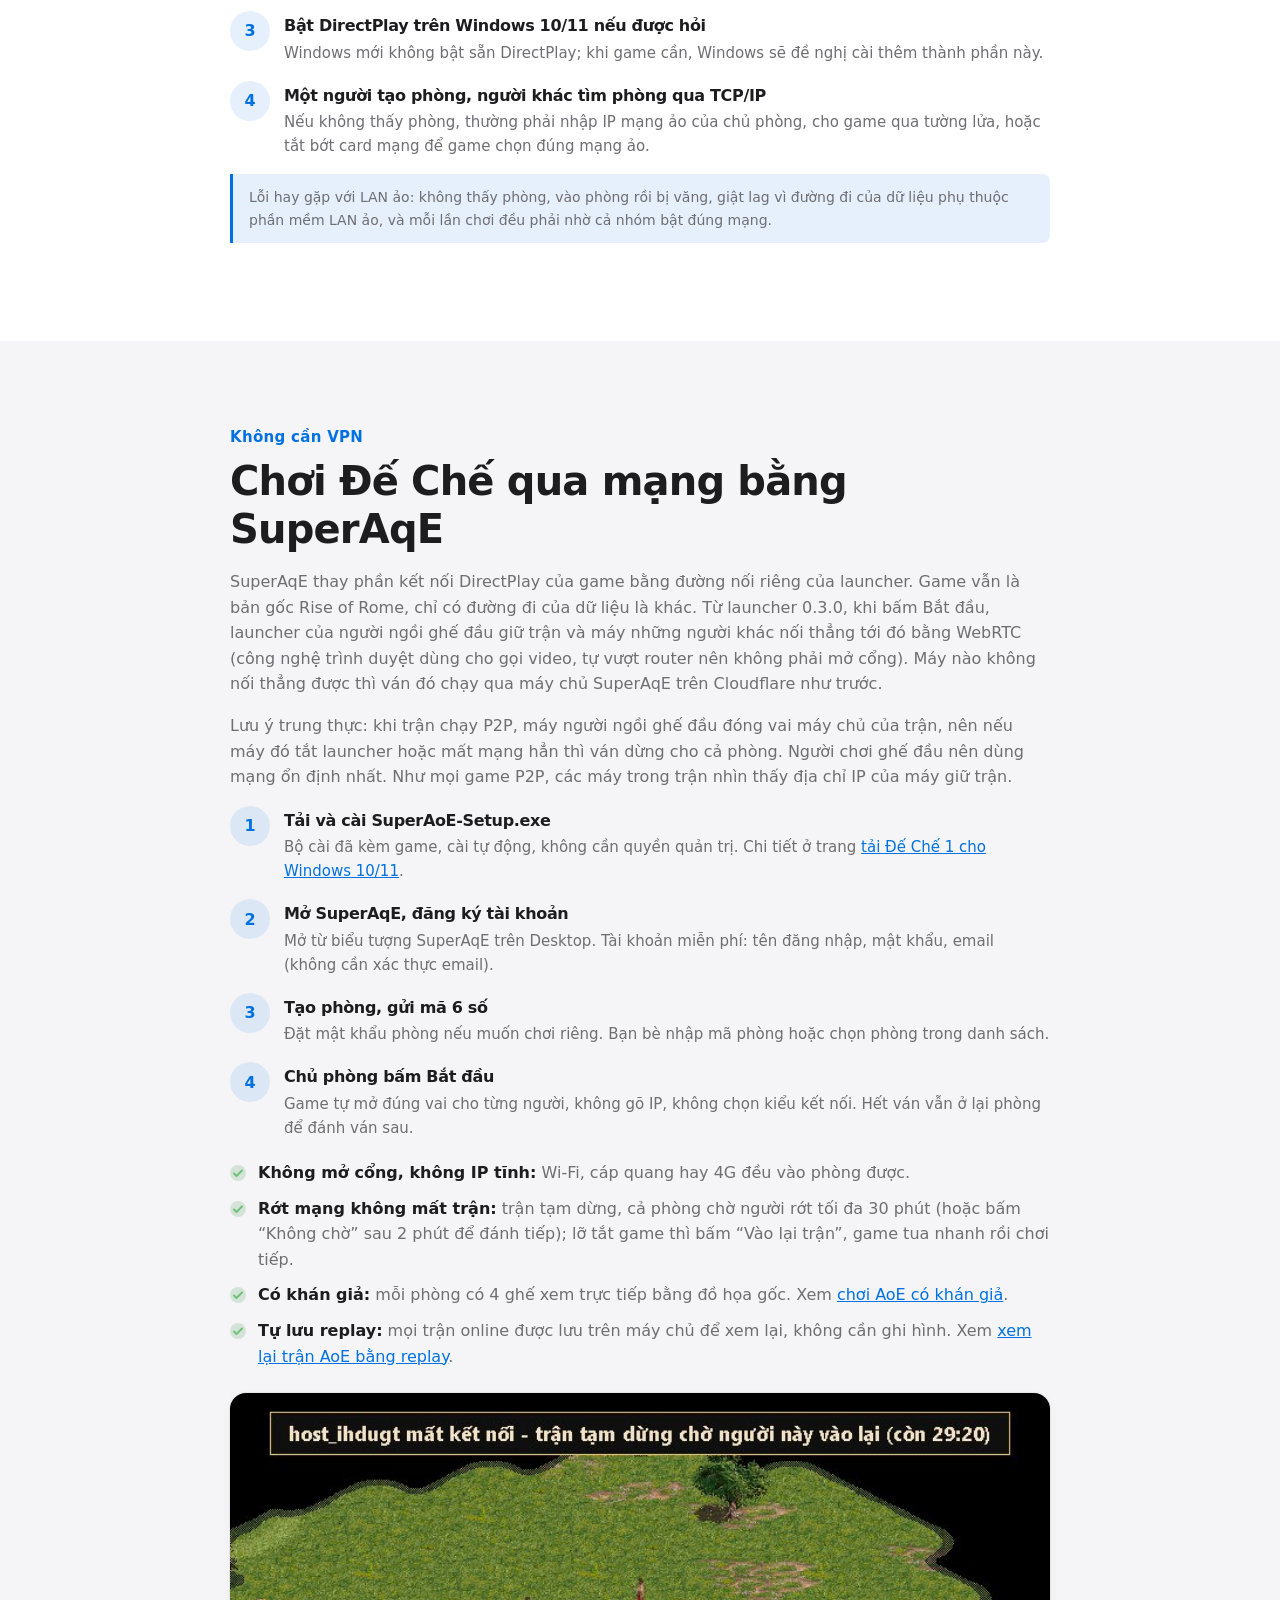
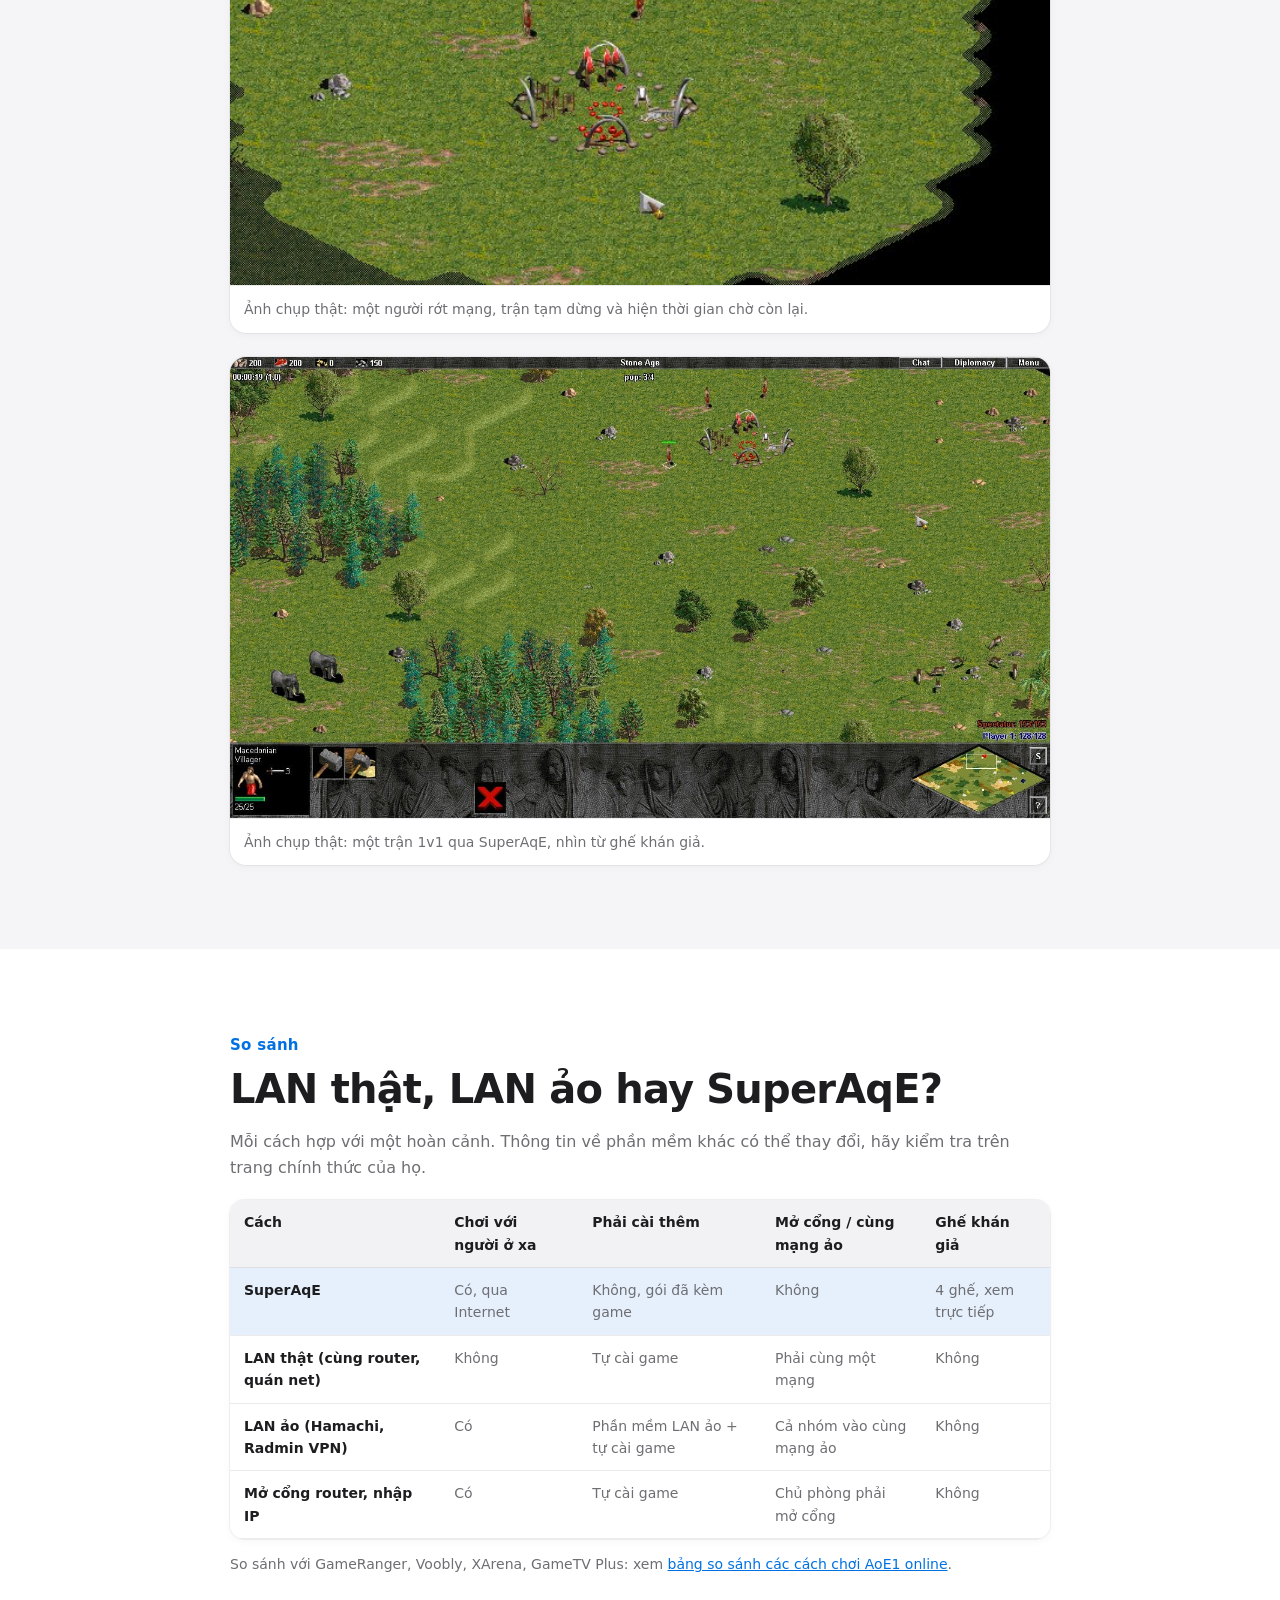
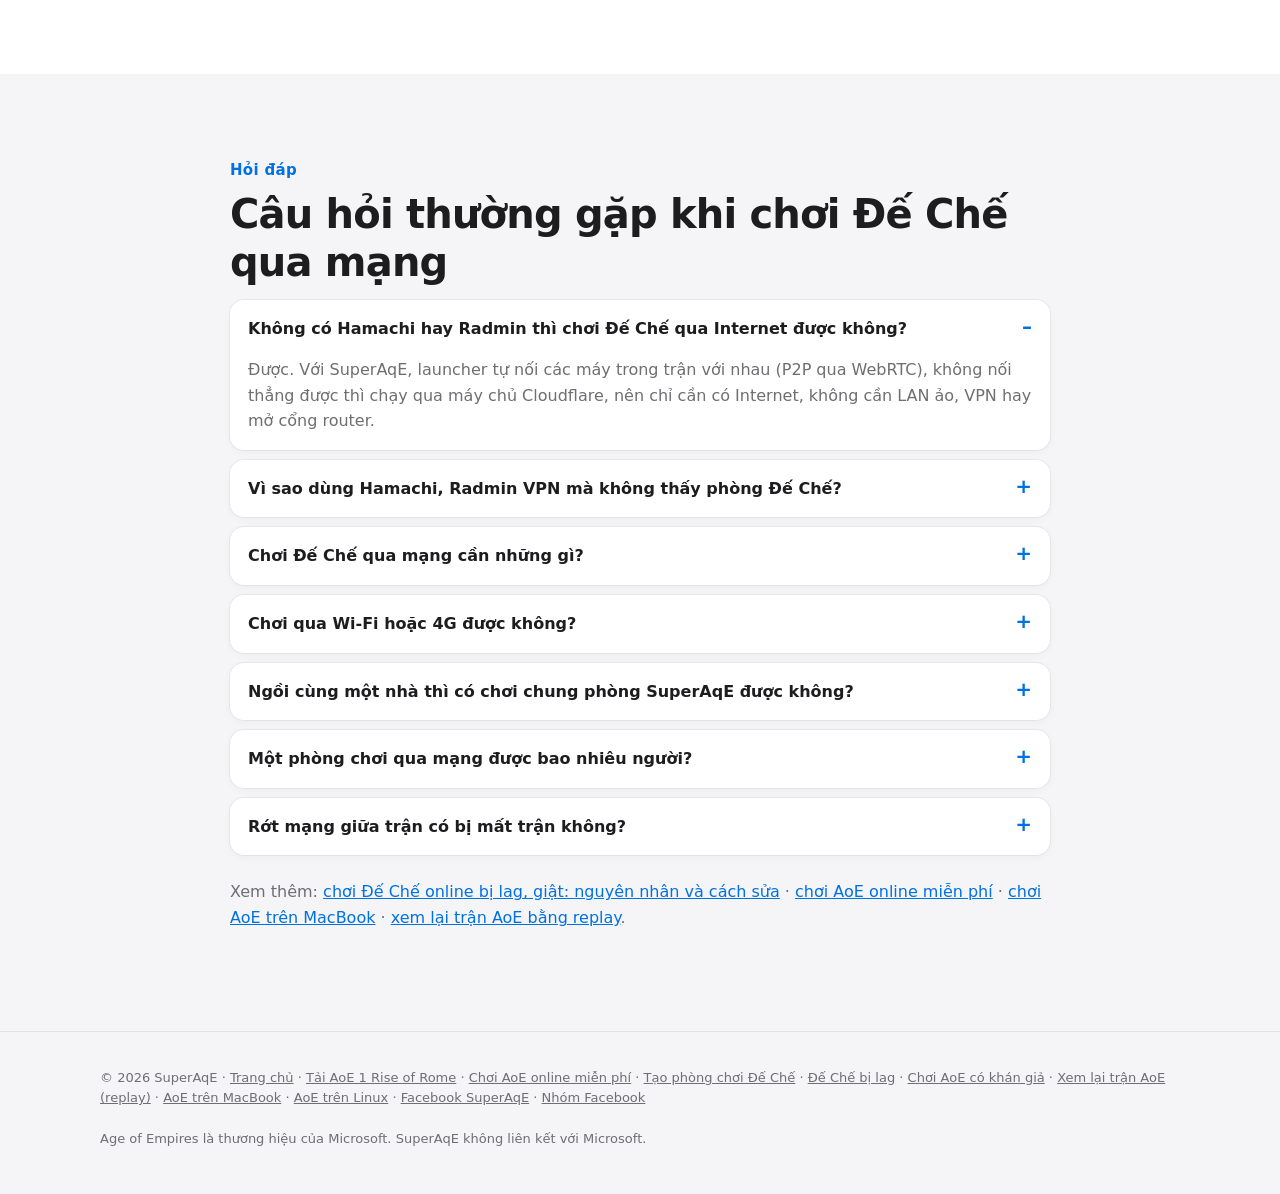
<file: choi-de-che-qua-mang/index.html>
<!doctype html>
<html lang="vi">
<head>
<meta charset="utf-8">
<meta name="viewport" content="width=device-width, initial-scale=1">
<title>Chơi Đế Chế qua mạng không cần Hamachi, Radmin – SuperAqE</title>
<meta name="description" content="Chơi Đế Chế (AoE1) qua mạng với bạn bè ở xa: so sánh LAN thật, LAN ảo (Hamachi, Radmin VPN) và SuperAqE không cần VPN, không mở cổng, lỗi hay gặp.">
<link rel="canonical" href="https://superaqe.com/choi-de-che-qua-mang/">
<meta name="robots" content="index, follow, max-image-preview:large">
<link rel="alternate" hreflang="vi" href="https://superaqe.com/choi-de-che-qua-mang/">
<link rel="alternate" hreflang="x-default" href="https://superaqe.com/choi-de-che-qua-mang/">
<meta property="og:title" content="Chơi Đế Chế qua mạng không cần Hamachi, Radmin VPN">
<meta property="og:description" content="AoE1 cần LAN hoặc LAN ảo để chơi mạng. SuperAqE tự nối máy các người chơi (P2P), dự phòng qua Cloudflare: có Internet là vào phòng.">
<meta property="og:type" content="article">
<meta property="og:url" content="https://superaqe.com/choi-de-che-qua-mang/">
<meta property="og:image" content="https://superaqe.com/img/spectator.jpg">
<meta property="og:image:width" content="1366">
<meta property="og:image:height" content="768">
<meta property="og:image:alt" content="Một trận Đế Chế 1v1 chơi qua mạng bằng SuperAqE, góc nhìn khán giả">
<meta property="og:locale" content="vi_VN">
<meta property="og:site_name" content="SuperAqE">
<meta name="twitter:card" content="summary_large_image">
<meta name="theme-color" content="#f5f5f7" media="(prefers-color-scheme: light)">
<meta name="theme-color" content="#111113" media="(prefers-color-scheme: dark)">
<link rel="icon" href="/favicon.svg" type="image/svg+xml">
<link rel="icon" href="/favicon-32.png" sizes="32x32" type="image/png">
<link rel="apple-touch-icon" href="/apple-touch-icon.png">
<script type="application/ld+json">
{
 "@context": "https://schema.org",
 "@type": "BreadcrumbList",
 "itemListElement": [
  {
   "@type": "ListItem",
   "position": 1,
   "name": "SuperAqE",
   "item": "https://superaqe.com/"
  },
  {
   "@type": "ListItem",
   "position": 2,
   "name": "Chơi Đế Chế qua mạng",
   "item": "https://superaqe.com/choi-de-che-qua-mang/"
  }
 ]
}
</script>
<script type="application/ld+json">
{
 "@context": "https://schema.org",
 "@type": "FAQPage",
 "mainEntity": [
  {
   "@type": "Question",
   "name": "Không có Hamachi hay Radmin thì chơi Đế Chế qua Internet được không?",
   "acceptedAnswer": {
    "@type": "Answer",
    "text": "Được. Với SuperAqE, launcher tự nối các máy trong trận với nhau (P2P qua WebRTC), không nối thẳng được thì chạy qua máy chủ Cloudflare, nên chỉ cần có Internet, không cần LAN ảo, VPN hay mở cổng router."
   }
  },
  {
   "@type": "Question",
   "name": "Vì sao dùng Hamachi, Radmin VPN mà không thấy phòng Đế Chế?",
   "acceptedAnswer": {
    "@type": "Answer",
    "text": "Nguyên nhân hay gặp: tường lửa Windows chặn game, máy có nhiều card mạng nên game chọn nhầm mạng thật thay vì mạng ảo, hoặc chưa bật DirectPlay trên Windows 10/11. Với SuperAqE không gặp các bước này vì không dùng LAN ảo."
   }
  },
  {
   "@type": "Question",
   "name": "Chơi Đế Chế qua mạng cần những gì?",
   "acceptedAnswer": {
    "@type": "Answer",
    "text": "Với SuperAqE: máy Windows 10/11 có Internet, bộ cài SuperAoE-Setup.exe (đã kèm game) và tài khoản miễn phí. Người tạo phòng gửi mã phòng 6 số, người khác nhập mã để vào."
   }
  },
  {
   "@type": "Question",
   "name": "Chơi qua Wi-Fi hoặc 4G được không?",
   "acceptedAnswer": {
    "@type": "Answer",
    "text": "Được. SuperAqE không cần IP tĩnh hay mở cổng nên mạng Wi-Fi, cáp quang hay 4G phát từ điện thoại đều vào phòng được. Đường truyền càng ổn định thì trận càng mượt."
   }
  },
  {
   "@type": "Question",
   "name": "Ngồi cùng một nhà thì có chơi chung phòng SuperAqE được không?",
   "acceptedAnswer": {
    "@type": "Answer",
    "text": "Được. Mỗi máy đăng nhập tài khoản riêng rồi vào cùng một mã phòng, giống như chơi với người ở xa. Mỗi máy cần có Internet."
   }
  },
  {
   "@type": "Question",
   "name": "Một phòng chơi qua mạng được bao nhiêu người?",
   "acceptedAnswer": {
    "@type": "Answer",
    "text": "Tối đa 8 người chơi và 4 khán giả xem trực tiếp, mỗi phòng nhận tối đa 15 thành viên."
   }
  },
  {
   "@type": "Question",
   "name": "Rớt mạng giữa trận có bị mất trận không?",
   "acceptedAnswer": {
    "@type": "Answer",
    "text": "Trận tạm dừng và cả phòng chờ người rớt mạng kết nối lại, tổng cộng tối đa 30 phút mỗi người mỗi trận; trên màn hình hiện ai mất kết nối và thời gian còn lại. Mạng có lại thì game tự nối. Lỡ tắt game thì mở launcher bấm “Vào lại trận”: game tua nhanh tới đúng lúc bạn rời rồi cho chơi tiếp. Hết 30 phút mà chưa về thì người đó bị loại, những người khác chơi tiếp. Người rớt đã vắng quá 2 phút thì người còn lại có thể bấm “Không chờ” (phím K) để người đó rời trận và đánh tiếp."
   }
  }
 ]
}
</script>
<style>
:root {
  --gold: #e8c35a; --gold2: #b8902f; --ink: #221a12;
  --bg: #140f0a; --bg2: #1c150e; --panel: #2c2218; --panel2: #3a2d1e;
  --line: #5a4728; --text: #f2e6cf; --dim: #b7a583; --red: #a33a32; --green: #4f9a5a;
  --serif: "Playfair Display", Georgia, serif;
  --sans: "Be Vietnam Pro", "Segoe UI", system-ui, sans-serif;
}
* { box-sizing: border-box; }
html { scroll-behavior: smooth; }
body { margin: 0; background: var(--bg); color: var(--text); font-family: var(--sans); font-size: 16px; line-height: 1.6; overflow-x: hidden; }
a { color: var(--gold); }
img, svg { max-width: 100%; }
.wrap { max-width: 1120px; margin: 0 auto; padding: 0 20px; }
.wrap > * { min-width: 0; }

/* Header */
.top { position: sticky; top: 0; z-index: 10; background: rgba(20,15,10,.88); backdrop-filter: blur(8px); border-bottom: 1px solid rgba(184,144,47,.35); }
.top .wrap { display: flex; align-items: center; justify-content: space-between; height: 60px; gap: 16px; }
.brand { display: flex; align-items: center; gap: 10px; font-family: var(--serif); font-weight: 800; font-size: 22px; color: var(--gold); text-decoration: none; letter-spacing: .3px; }
.brand img { width: 30px; height: 36px; }
.nav { display: flex; gap: 22px; }
.nav a { color: var(--dim); text-decoration: none; font-size: 14px; font-weight: 500; }
.nav a:hover { color: var(--text); }
.nav .cta { color: var(--ink); background: linear-gradient(#e8c35a, #b8902f); padding: 7px 14px; border-radius: 8px; font-weight: 700; }
.nav .cta:hover { color: var(--ink); filter: brightness(1.08); }

/* Hero */
.hero { position: relative; padding: 90px 0 70px; background:
  radial-gradient(ellipse 80% 60% at 50% 0%, rgba(232,195,90,.16), transparent 70%),
  radial-gradient(ellipse at bottom, #2a2015, var(--bg) 70%); overflow: hidden; }
h1 { font-family: var(--serif); font-size: clamp(36px, 5.2vw, 58px); line-height: 1.1; margin: 18px 0 18px; font-weight: 800; }
h1 .g { color: var(--gold); }
.lead { font-size: 18px; color: var(--dim); max-width: 560px; margin: 0 0 30px; }
.btns { display: flex; flex-wrap: wrap; gap: 12px; }
.btn { display: inline-flex; align-items: center; gap: 10px; padding: 14px 20px; border-radius: 10px; font-weight: 700; font-size: 15px; text-decoration: none; transition: transform .15s, filter .15s; }
.btn:hover { transform: translateY(-1px); }
.btn svg { width: 20px; height: 20px; flex: none; }
.btn.primary { background: linear-gradient(#e8c35a, #b8902f); color: var(--ink); box-shadow: 0 8px 24px rgba(184,144,47,.25); }
.btn.primary:hover { filter: brightness(1.08); }
.btn.ghost { color: var(--text); border: 1px solid var(--line); background: rgba(58,45,30,.4); }
.btn.ghost:hover { border-color: var(--gold2); }
.btn small { display: block; font-weight: 500; font-size: 12px; opacity: .75; }
.meta { margin-top: 18px; font-size: 13px; color: var(--dim); }

/* Sections */
section { padding: 84px 0; scroll-margin-top: 60px; }
.alt { background: var(--bg2); border-top: 1px solid rgba(90,71,40,.5); border-bottom: 1px solid rgba(90,71,40,.5); }
.kicker { color: var(--gold); font-weight: 700; font-size: 13px; letter-spacing: 1.5px; text-transform: uppercase; }
h2 { font-family: var(--serif); font-size: clamp(28px, 3.6vw, 40px); line-height: 1.2; margin: 8px 0 14px; }
.steps { list-style: none; padding: 0; margin: 0; display: grid; gap: 16px; }
.steps li { display: grid; grid-template-columns: 40px 1fr; gap: 14px; }
.steps .n { width: 40px; height: 40px; border-radius: 50%; border: 1px solid var(--gold2); color: var(--gold); display: grid; place-items: center; font-weight: 700; font-family: var(--serif); }
.steps h3 { margin: 2px 0 2px; font-size: 16px; }
.steps p { margin: 0; color: var(--dim); font-size: 15px; }
.ticks { list-style: none; padding: 0; margin: 20px 0 0; display: grid; gap: 10px; }
.ticks li { padding-left: 28px; position: relative; color: var(--dim); }
.ticks li::before { content: ""; position: absolute; left: 0; top: 5px; width: 16px; height: 16px; border-radius: 50%; background: rgba(79,154,90,.2) url("data:image/svg+xml,%3Csvg xmlns='http://www.w3.org/2000/svg' viewBox='0 0 16 16'%3E%3Cpath d='M4 8.5l2.5 2.5L12 5.5' fill='none' stroke='%236fc27b' stroke-width='2' stroke-linecap='round' stroke-linejoin='round'/%3E%3C/svg%3E") center/16px no-repeat; }
.ticks b { color: var(--text); font-weight: 600; }
.note { border-left: 3px solid var(--gold2); background: rgba(232,195,90,.06); padding: 12px 16px; border-radius: 0 8px 8px 0; color: var(--dim); font-size: 14px; margin-top: 16px; }
.shot { margin: 24px 0 0; border: 1px solid rgba(184,144,47,.45); border-radius: 14px; overflow: hidden; background: var(--panel); }
.shot img { display: block; width: 100%; height: auto; }
.shot figcaption { padding: 12px 14px; font-size: 14px; color: var(--dim); border-top: 1px solid var(--line); }
.code { background: #0e0b07; border: 1px solid var(--line); border-radius: 10px; padding: 14px 16px; font-family: ui-monospace, Menlo, Consolas, monospace; font-size: 13px; color: #e9d8b0; overflow-x: auto; white-space: pre; }

/* FAQ */
.faq { max-width: 820px; display: grid; gap: 10px; }
details { background: var(--panel); border: 1px solid rgba(90,71,40,.9); border-radius: 12px; padding: 0 18px; }
details[open] { border-color: var(--gold2); }
summary { cursor: pointer; list-style: none; padding: 16px 0; font-weight: 600; display: flex; justify-content: space-between; gap: 12px; }
summary::-webkit-details-marker { display: none; }
summary::after { content: "+"; color: var(--gold); font-size: 20px; line-height: 1; }
details[open] summary::after { content: "–"; }
details p { margin: 0 0 16px; color: var(--dim); }

footer { padding: 36px 0 44px; border-top: 1px solid rgba(90,71,40,.6); color: var(--dim); font-size: 13px; }
footer .wrap { display: flex; justify-content: space-between; gap: 20px; flex-wrap: wrap; }
footer a { color: var(--dim); }

.page { padding: 64px 0 48px; }
.narrow { max-width: 860px; }
.crumbs { font-size: 13px; color: var(--dim); margin-bottom: 8px; }
.crumbs a { color: var(--dim); }
.answer { max-width: none; color: var(--text); }
section p { color: var(--dim); }
.tbl { overflow-x: auto; border: 1px solid rgba(184,144,47,.4); border-radius: 12px; margin: 20px 0 12px; }
table { width: 100%; border-collapse: collapse; font-size: 14px; min-width: 620px; }
th, td { text-align: left; padding: 11px 14px; border-bottom: 1px solid rgba(90,71,40,.6); vertical-align: top; }
thead th { background: var(--panel2); color: var(--gold); font-weight: 700; }
tbody th { color: var(--text); font-weight: 600; }
td { color: var(--dim); }
tbody tr:first-child { background: rgba(232,195,90,.07); }
.small { font-size: 14px; }
code { font-family: ui-monospace, Menlo, Consolas, monospace; font-size: 14px; background: #0e0b07; border: 1px solid var(--line); border-radius: 5px; padding: 1px 6px; color: #e9d8b0; }

@media (max-width: 900px) {
  .hero { padding: 56px 0 50px; }
  .nav a:not(.cta) { display: none; }
  section { padding: 60px 0; }
}
@media (max-width: 560px) {
  .wrap { padding: 0 16px; }
  .btn { width: 100%; justify-content: center; }
  .lead { font-size: 16px; }
}
@media (prefers-reduced-motion: reduce) { * { animation: none !important; transition: none !important; } html { scroll-behavior: auto; } }
/* SmartScreen hint under the Windows download buttons. */
.win-note { display: flex; align-items: flex-start; gap: 8px; margin: 10px 0 0; font-size: 13px; line-height: 1.5; color: var(--dim); }
.win-note svg { width: 15px; height: 15px; flex: none; margin-top: 2px; color: var(--gold); }
.win-note b { color: var(--text); font-weight: 600; }
</style>
<link rel="stylesheet" href="/modern.css">
</head>
<body>

<header class="top">
  <div class="wrap">
    <a class="brand" href="/">
      <img src="/favicon.svg" alt="" width="30" height="36">
      SuperAqE
    </a>
    <nav class="nav" aria-label="Menu chính">
      <a href="#lan-ao">LAN ảo</a>
      <a href="#superaoe">Không cần VPN</a>
      <a href="#so-sanh">So sánh</a>
      <a href="#hoi-dap">Hỏi đáp</a>
      <a class="cta" href="https://superaqe.com/download/setup">Tải về</a>
    </nav>
  </div>
</header>

<main>
<section class="hero page">
  <div class="wrap narrow">
    <nav class="crumbs" aria-label="Đường dẫn"><a href="/">SuperAqE</a> › <span>Chơi Đế Chế qua mạng</span></nav>
    <h1>Chơi Đế Chế qua mạng <span class="g">không cần Hamachi, Radmin</span></h1>
    <p class="lead answer">Đế Chế (Age of Empires 1 Rise of Rome) được làm để chơi mạng LAN, nên muốn chơi với bạn ở xa thì trước đây phải dựng mạng LAN ảo bằng Hamachi, Radmin VPN hoặc mở cổng router. SuperAqE bỏ bước đó: launcher tự nối các máy trong trận với nhau, không nối thẳng được thì chạy qua máy chủ Cloudflare; mọi người chỉ cần có Internet, tải bộ cài có sẵn game và vào cùng một mã phòng 6 số.</p>
    <div class="btns">
      <a class="btn primary" href="https://superaqe.com/download/setup" download>
        <svg viewBox="0 0 24 24" fill="none" stroke="currentColor" stroke-width="2" stroke-linecap="round" stroke-linejoin="round" aria-hidden="true"><path d="M12 3v12M7 10l5 5 5-5M4 20h16"/></svg>
        <span>Tải SuperAqE cho Windows<small>SuperAoE-Setup.exe · khoảng 135 MB · có sẵn game</small></span>
      </a>
    </div>
    <p class="win-note"><svg viewBox="0 0 24 24" fill="none" stroke="currentColor" stroke-width="2" stroke-linecap="round" stroke-linejoin="round" aria-hidden="true"><path d="M12 3l8 3v6c0 5-3.5 8-8 9-4.5-1-8-4-8-9V6z"/><path d="M12 8v4M12 16h.01"/></svg><span>Nếu Windows hiện “Windows protected your PC”, bấm <b>More info</b> → <b>Run anyway</b>.</span></p>
    <p class="meta">Cập nhật lần cuối: <time datetime="2026-11-12">12/11/2026</time> · Miễn phí · Windows 10 / 11</p>
  </div>
</section>

<section id="vi-sao">
  <div class="wrap narrow">
    <div class="kicker">Nguyên nhân</div>
    <h2>Vì sao Đế Chế khó chơi qua Internet</h2>
    <p>Phần chơi mạng của AoE1 dùng DirectPlay, công nghệ của Microsoft từ cuối những năm 1990. Trong mạng LAN (cùng một quán net, cùng router), các máy tự thấy phòng của nhau. Qua Internet thì các máy nằm sau router và nhà mạng khác nhau, không "nhìn thấy" nhau, nên người chơi Việt Nam thường phải:</p>
    <ul class="ticks">
      <li><b>Dựng LAN ảo</b> bằng Hamachi, Radmin VPN hoặc phần mềm tương tự, để mọi máy giả như đang cùng một mạng LAN.</li>
      <li><b>Hoặc mở cổng router</b> cho máy làm chủ phòng, rồi người khác nhập IP của máy đó. Nhiều mạng gia đình, mạng 4G không mở cổng được.</li>
      <li><b>Hoặc dùng một nền tảng chơi game</b> có phần mềm kết nối riêng.</li>
    </ul>
  </div>
</section>

<section id="lan-ao" class="alt">
  <div class="wrap narrow">
    <div class="kicker">Cách truyền thống</div>
    <h2>Chơi Đế Chế bằng LAN ảo (Hamachi, Radmin VPN)</h2>
    <p>Đây là cách chung nhiều người vẫn dùng. SuperAqE không phát triển hay hỗ trợ các phần mềm này; các bước dưới chỉ mang tính tham khảo.</p>
    <ol class="steps">
      <li><span class="n">1</span><div><h3>Mọi người cài cùng một phần mềm LAN ảo</h3><p>Ví dụ Radmin VPN hoặc Hamachi, rồi cùng vào một mạng (network) do một người tạo.</p></div></li>
      <li><span class="n">2</span><div><h3>Mọi người cài cùng một bản Đế Chế</h3><p>Phải cùng phiên bản game, nếu khác bản thường không vào được phòng hoặc lệch đồng bộ giữa trận.</p></div></li>
      <li><span class="n">3</span><div><h3>Bật DirectPlay trên Windows 10/11 nếu được hỏi</h3><p>Windows mới không bật sẵn DirectPlay; khi game cần, Windows sẽ đề nghị cài thêm thành phần này.</p></div></li>
      <li><span class="n">4</span><div><h3>Một người tạo phòng, người khác tìm phòng qua TCP/IP</h3><p>Nếu không thấy phòng, thường phải nhập IP mạng ảo của chủ phòng, cho game qua tường lửa, hoặc tắt bớt card mạng để game chọn đúng mạng ảo.</p></div></li>
    </ol>
    <p class="note">Lỗi hay gặp với LAN ảo: không thấy phòng, vào phòng rồi bị văng, giật lag vì đường đi của dữ liệu phụ thuộc phần mềm LAN ảo, và mỗi lần chơi đều phải nhờ cả nhóm bật đúng mạng.</p>
  </div>
</section>

<section id="superaoe">
  <div class="wrap narrow">
    <div class="kicker">Không cần VPN</div>
    <h2>Chơi Đế Chế qua mạng bằng SuperAqE</h2>
    <p>SuperAqE thay phần kết nối DirectPlay của game bằng đường nối riêng của launcher. Game vẫn là bản gốc Rise of Rome, chỉ có đường đi của dữ liệu là khác. Từ launcher 0.3.0, khi bấm Bắt đầu, launcher của người ngồi ghế đầu giữ trận và máy những người khác nối thẳng tới đó bằng WebRTC (công nghệ trình duyệt dùng cho gọi video, tự vượt router nên không phải mở cổng). Máy nào không nối thẳng được thì ván đó chạy qua máy chủ SuperAqE trên Cloudflare như trước.</p>
    <p>Lưu ý trung thực: khi trận chạy P2P, máy người ngồi ghế đầu đóng vai máy chủ của trận, nên nếu máy đó tắt launcher hoặc mất mạng hẳn thì ván dừng cho cả phòng. Người chơi ghế đầu nên dùng mạng ổn định nhất. Như mọi game P2P, các máy trong trận nhìn thấy địa chỉ IP của máy giữ trận.</p>
    <ol class="steps">
      <li><span class="n">1</span><div><h3>Tải và cài SuperAoE-Setup.exe</h3><p>Bộ cài đã kèm game, cài tự động, không cần quyền quản trị. Chi tiết ở trang <a href="/tai-aoe-rise-of-rome/">tải Đế Chế 1 cho Windows 10/11</a>.</p></div></li>
      <li><span class="n">2</span><div><h3>Mở SuperAqE, đăng ký tài khoản</h3><p>Mở từ biểu tượng SuperAqE trên Desktop. Tài khoản miễn phí: tên đăng nhập, mật khẩu, email (không cần xác thực email).</p></div></li>
      <li><span class="n">3</span><div><h3>Tạo phòng, gửi mã 6 số</h3><p>Đặt mật khẩu phòng nếu muốn chơi riêng. Bạn bè nhập mã phòng hoặc chọn phòng trong danh sách.</p></div></li>
      <li><span class="n">4</span><div><h3>Chủ phòng bấm Bắt đầu</h3><p>Game tự mở đúng vai cho từng người, không gõ IP, không chọn kiểu kết nối. Hết ván vẫn ở lại phòng để đánh ván sau.</p></div></li>
    </ol>
    <ul class="ticks">
      <li><b>Không mở cổng, không IP tĩnh:</b> Wi-Fi, cáp quang hay 4G đều vào phòng được.</li>
      <li><b>Rớt mạng không mất trận:</b> trận tạm dừng, cả phòng chờ người rớt tối đa 30 phút (hoặc bấm “Không chờ” sau 2 phút để đánh tiếp); lỡ tắt game thì bấm “Vào lại trận”, game tua nhanh rồi chơi tiếp.</li>
      <li><b>Có khán giả:</b> mỗi phòng có 4 ghế xem trực tiếp bằng đồ họa gốc. Xem <a href="/choi-aoe-co-khan-gia/">chơi AoE có khán giả</a>.</li>
      <li><b>Tự lưu replay:</b> mọi trận online được lưu trên máy chủ để xem lại, không cần ghi hình. Xem <a href="/xem-lai-tran-aoe-replay/">xem lại trận AoE bằng replay</a>.</li>
    </ul>
    <figure class="shot">
      <img src="/img/cho-ket-noi.jpg" width="700" height="420" loading="lazy" alt="Ảnh chụp thật trong game: thông báo một người chơi mất kết nối, trận tạm dừng chờ người đó vào lại">
      <figcaption>Ảnh chụp thật: một người rớt mạng, trận tạm dừng và hiện thời gian chờ còn lại.</figcaption>
    </figure>
    <figure class="shot">
      <img src="/img/spectator.jpg" width="1366" height="768" loading="lazy" alt="Trận Đế Chế 1v1 chơi qua mạng bằng SuperAqE, ảnh chụp từ ghế khán giả">
      <figcaption>Ảnh chụp thật: một trận 1v1 qua SuperAqE, nhìn từ ghế khán giả.</figcaption>
    </figure>
  </div>
</section>

<section id="so-sanh" class="alt">
  <div class="wrap narrow">
    <div class="kicker">So sánh</div>
    <h2>LAN thật, LAN ảo hay SuperAqE?</h2>
    <p>Mỗi cách hợp với một hoàn cảnh. Thông tin về phần mềm khác có thể thay đổi, hãy kiểm tra trên trang chính thức của họ.</p>
    <div class="tbl">
      <table>
        <thead><tr><th scope="col">Cách</th><th scope="col">Chơi với người ở xa</th><th scope="col">Phải cài thêm</th><th scope="col">Mở cổng / cùng mạng ảo</th><th scope="col">Ghế khán giả</th></tr></thead>
        <tbody>
          <tr><th scope="row">SuperAqE</th><td>Có, qua Internet</td><td>Không, gói đã kèm game</td><td>Không</td><td>4 ghế, xem trực tiếp</td></tr>
          <tr><th scope="row">LAN thật (cùng router, quán net)</th><td>Không</td><td>Tự cài game</td><td>Phải cùng một mạng</td><td>Không</td></tr>
          <tr><th scope="row">LAN ảo (Hamachi, Radmin VPN)</th><td>Có</td><td>Phần mềm LAN ảo + tự cài game</td><td>Cả nhóm vào cùng mạng ảo</td><td>Không</td></tr>
          <tr><th scope="row">Mở cổng router, nhập IP</th><td>Có</td><td>Tự cài game</td><td>Chủ phòng phải mở cổng</td><td>Không</td></tr>
        </tbody>
      </table>
    </div>
    <p class="small">So sánh với GameRanger, Voobly, XArena, GameTV Plus: xem <a href="/choi-aoe-online-mien-phi/#so-sanh">bảng so sánh các cách chơi AoE1 online</a>.</p>
  </div>
</section>

<section id="hoi-dap">
  <div class="wrap narrow">
    <div class="kicker">Hỏi đáp</div>
    <h2>Câu hỏi thường gặp khi chơi Đế Chế qua mạng</h2>
    <div class="faq">
      <details open><summary>Không có Hamachi hay Radmin thì chơi Đế Chế qua Internet được không?</summary><p>Được. Với SuperAqE, launcher tự nối các máy trong trận với nhau (P2P qua WebRTC), không nối thẳng được thì chạy qua máy chủ Cloudflare, nên chỉ cần có Internet, không cần LAN ảo, VPN hay mở cổng router.</p></details>
      <details><summary>Vì sao dùng Hamachi, Radmin VPN mà không thấy phòng Đế Chế?</summary><p>Nguyên nhân hay gặp: tường lửa Windows chặn game, máy có nhiều card mạng nên game chọn nhầm mạng thật thay vì mạng ảo, hoặc chưa bật DirectPlay trên Windows 10/11. Với SuperAqE không gặp các bước này vì không dùng LAN ảo.</p></details>
      <details><summary>Chơi Đế Chế qua mạng cần những gì?</summary><p>Với SuperAqE: máy Windows 10/11 có Internet, bộ cài SuperAoE-Setup.exe (đã kèm game) và tài khoản miễn phí. Người tạo phòng gửi mã phòng 6 số, người khác nhập mã để vào.</p></details>
      <details><summary>Chơi qua Wi-Fi hoặc 4G được không?</summary><p>Được. SuperAqE không cần IP tĩnh hay mở cổng nên mạng Wi-Fi, cáp quang hay 4G phát từ điện thoại đều vào phòng được. Đường truyền càng ổn định thì trận càng mượt.</p></details>
      <details><summary>Ngồi cùng một nhà thì có chơi chung phòng SuperAqE được không?</summary><p>Được. Mỗi máy đăng nhập tài khoản riêng rồi vào cùng một mã phòng, giống như chơi với người ở xa. Mỗi máy cần có Internet.</p></details>
      <details><summary>Một phòng chơi qua mạng được bao nhiêu người?</summary><p>Tối đa 8 người chơi và 4 khán giả xem trực tiếp, mỗi phòng nhận tối đa 15 thành viên.</p></details>
      <details><summary>Rớt mạng giữa trận có bị mất trận không?</summary><p>Trận tạm dừng và cả phòng chờ người rớt mạng kết nối lại, tổng cộng tối đa 30 phút mỗi người mỗi trận; trên màn hình hiện ai mất kết nối và thời gian còn lại. Mạng có lại thì game tự nối. Lỡ tắt game thì mở launcher bấm “Vào lại trận”: game tua nhanh tới đúng lúc bạn rời rồi cho chơi tiếp. Hết 30 phút mà chưa về thì người đó bị loại, những người khác chơi tiếp. Người rớt đã vắng quá 2 phút thì người còn lại có thể bấm “Không chờ” (phím K) để người đó rời trận và đánh tiếp.</p></details>
    </div>
    <p style="margin-top:24px">Xem thêm: <a href="/choi-de-che-bi-lag/">chơi Đế Chế online bị lag, giật: nguyên nhân và cách sửa</a> · <a href="/choi-aoe-online-mien-phi/">chơi AoE online miễn phí</a> · <a href="/choi-aoe-tren-macbook/">chơi AoE trên MacBook</a> · <a href="/xem-lai-tran-aoe-replay/">xem lại trận AoE bằng replay</a>.</p>
  </div>
</section>
</main>

<footer>
  <div class="wrap">
    <span>© 2026 SuperAqE · <a href="/">Trang chủ</a> · <a href="/tai-aoe-rise-of-rome/">Tải AoE 1 Rise of Rome</a> · <a href="/choi-aoe-online-mien-phi/">Chơi AoE online miễn phí</a> · <a href="/tao-phong-choi-de-che/">Tạo phòng chơi Đế Chế</a> · <a href="/choi-de-che-bi-lag/">Đế Chế bị lag</a> · <a href="/choi-aoe-co-khan-gia/">Chơi AoE có khán giả</a> · <a href="/xem-lai-tran-aoe-replay/">Xem lại trận AoE (replay)</a> · <a href="/choi-aoe-tren-macbook/">AoE trên MacBook</a> · <a href="/choi-aoe-tren-linux/">AoE trên Linux</a> · <a href="https://www.facebook.com/profile.php?id=61595397195188" target="_blank" rel="noopener">Facebook SuperAqE</a> · <a href="https://www.facebook.com/groups/1496567506003702" target="_blank" rel="noopener">Nhóm Facebook</a></span>
    <span>Age of Empires là thương hiệu của Microsoft. SuperAqE không liên kết với Microsoft.</span>
  </div>
</footer>
<script src="/chat.js" defer></script>
</body>
</html>
</file>
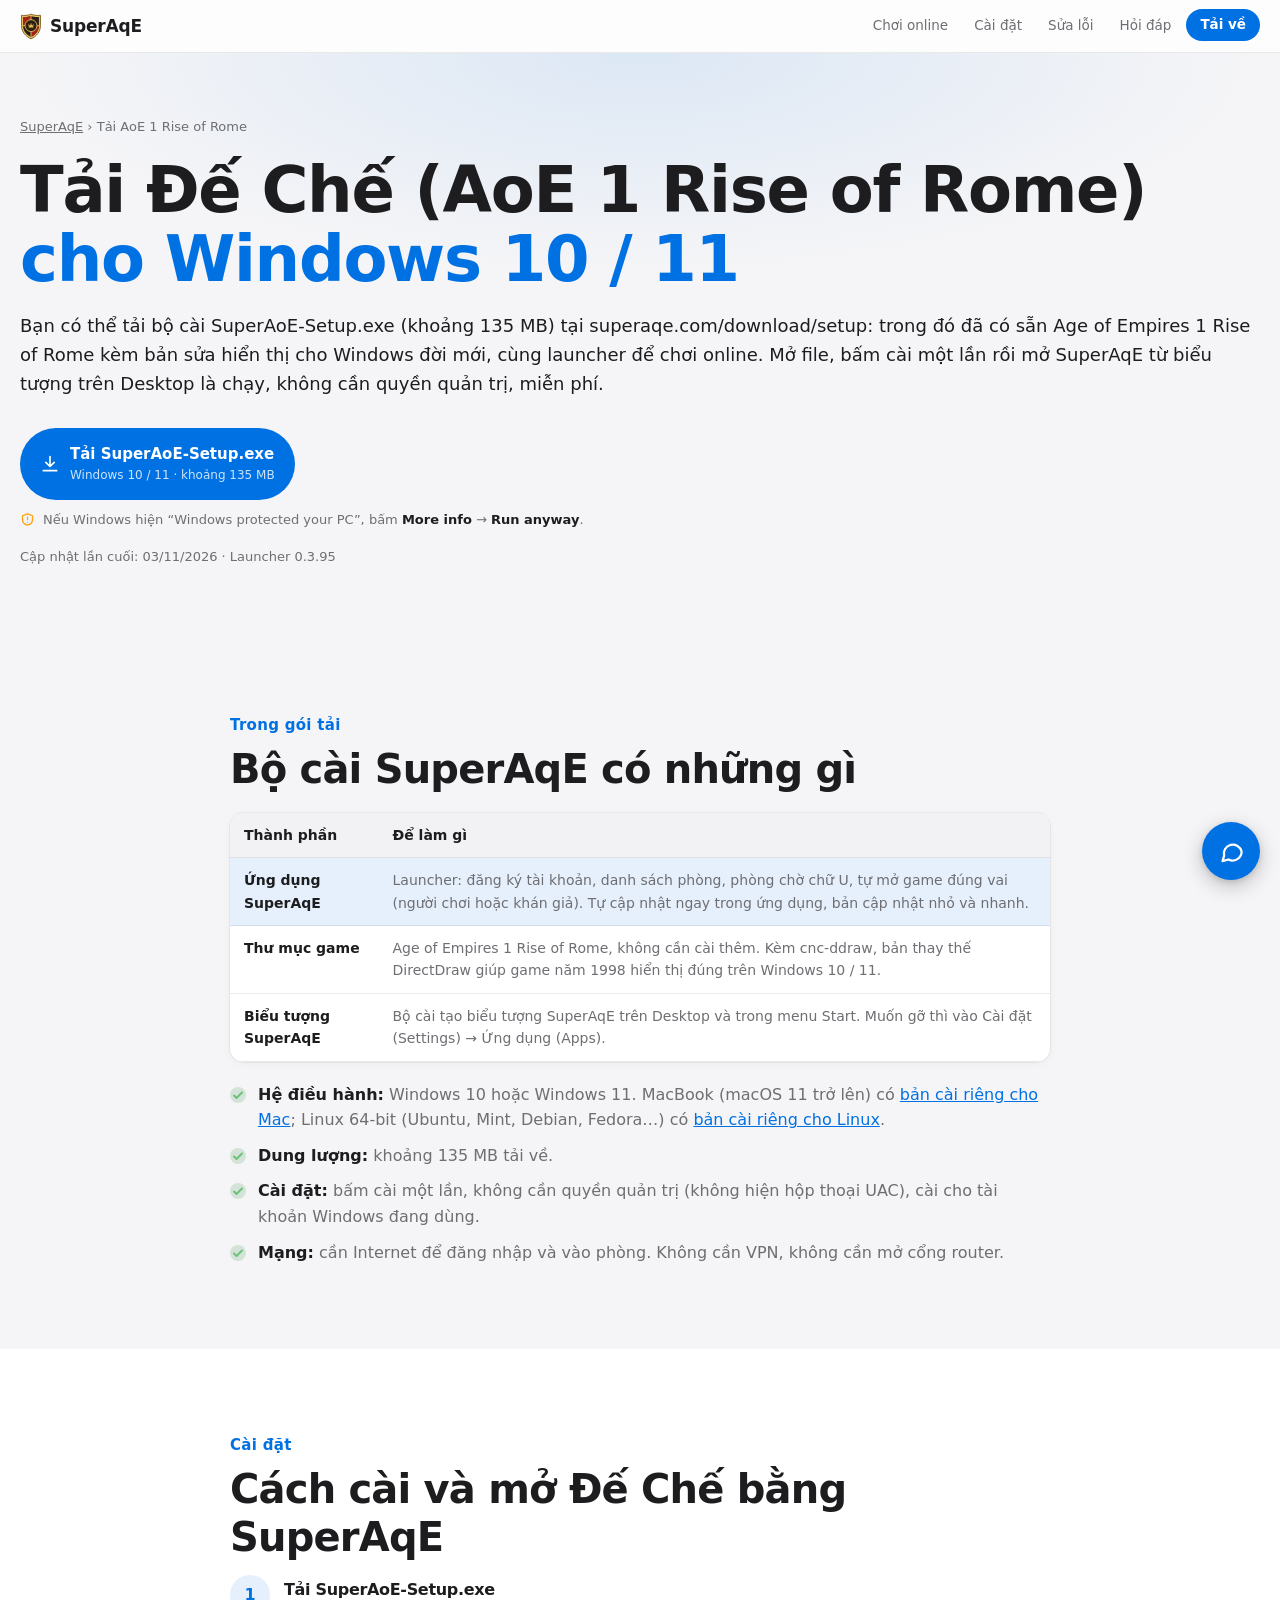
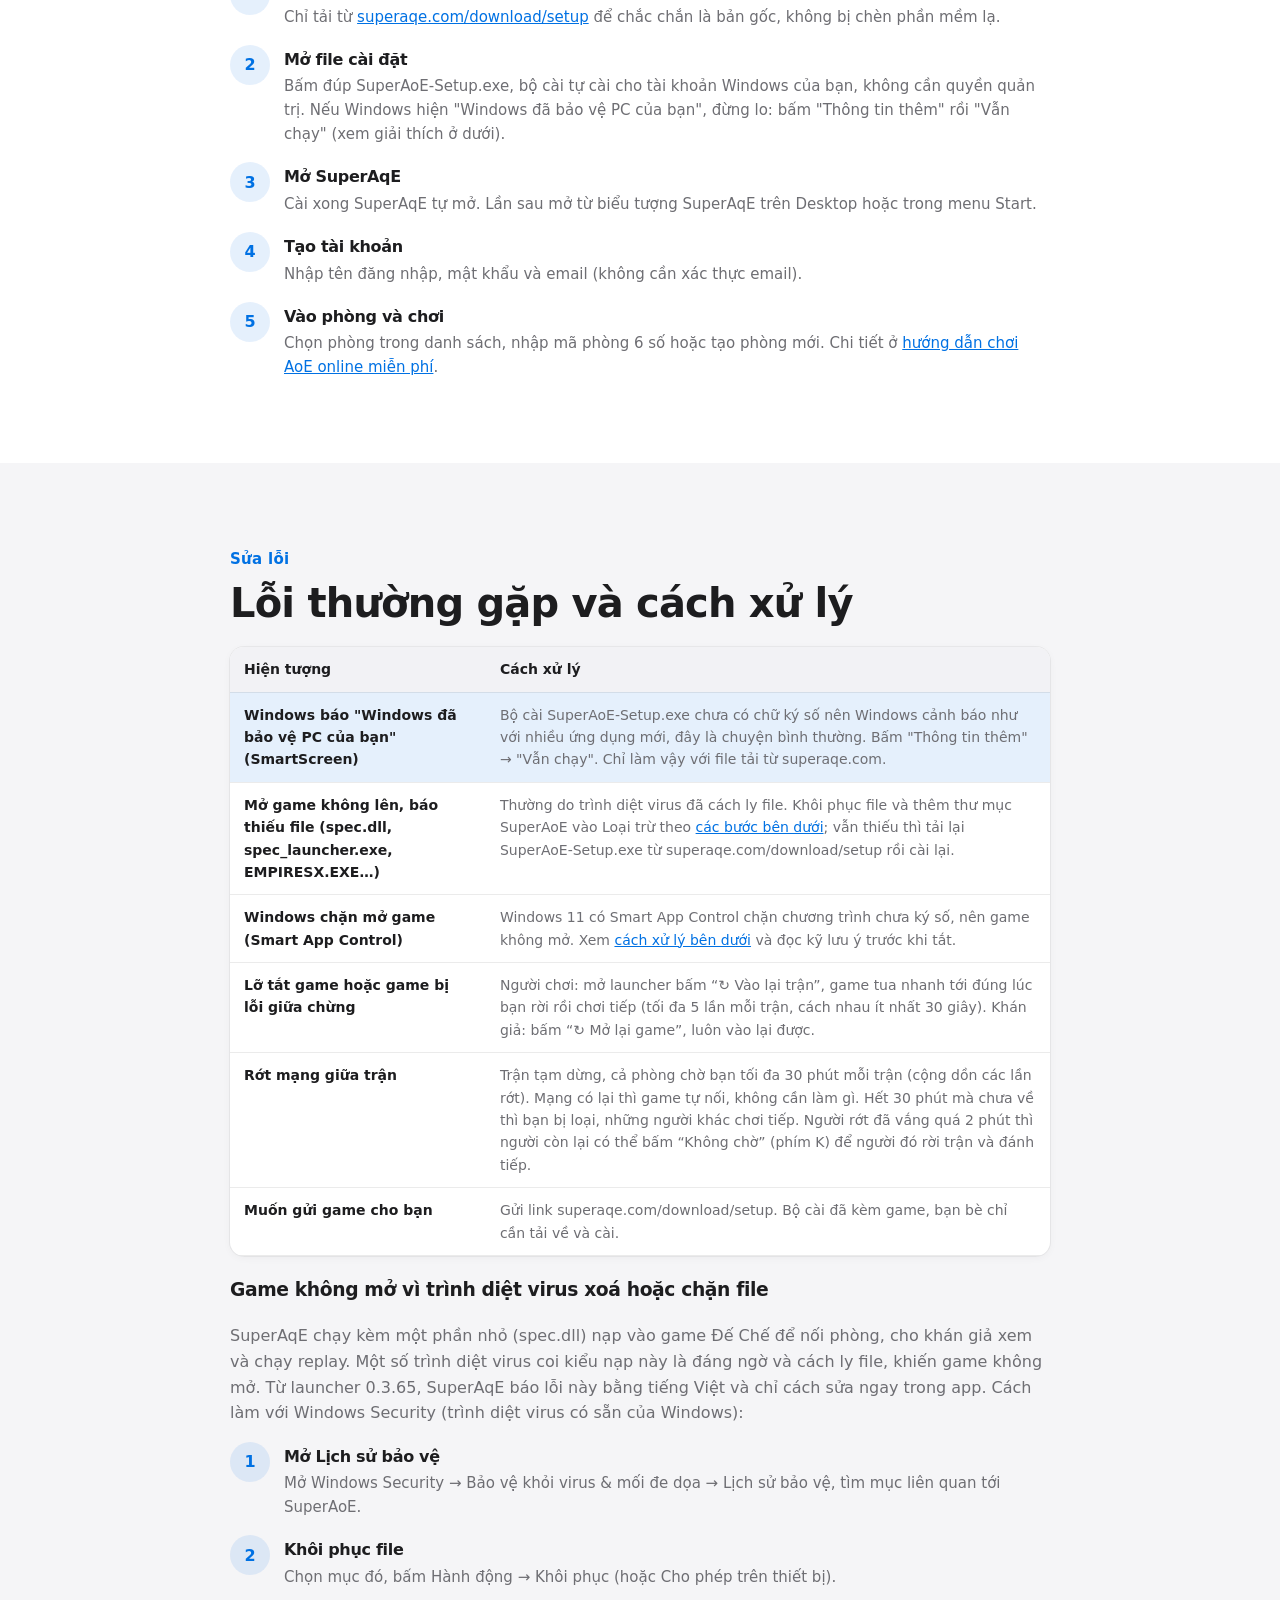
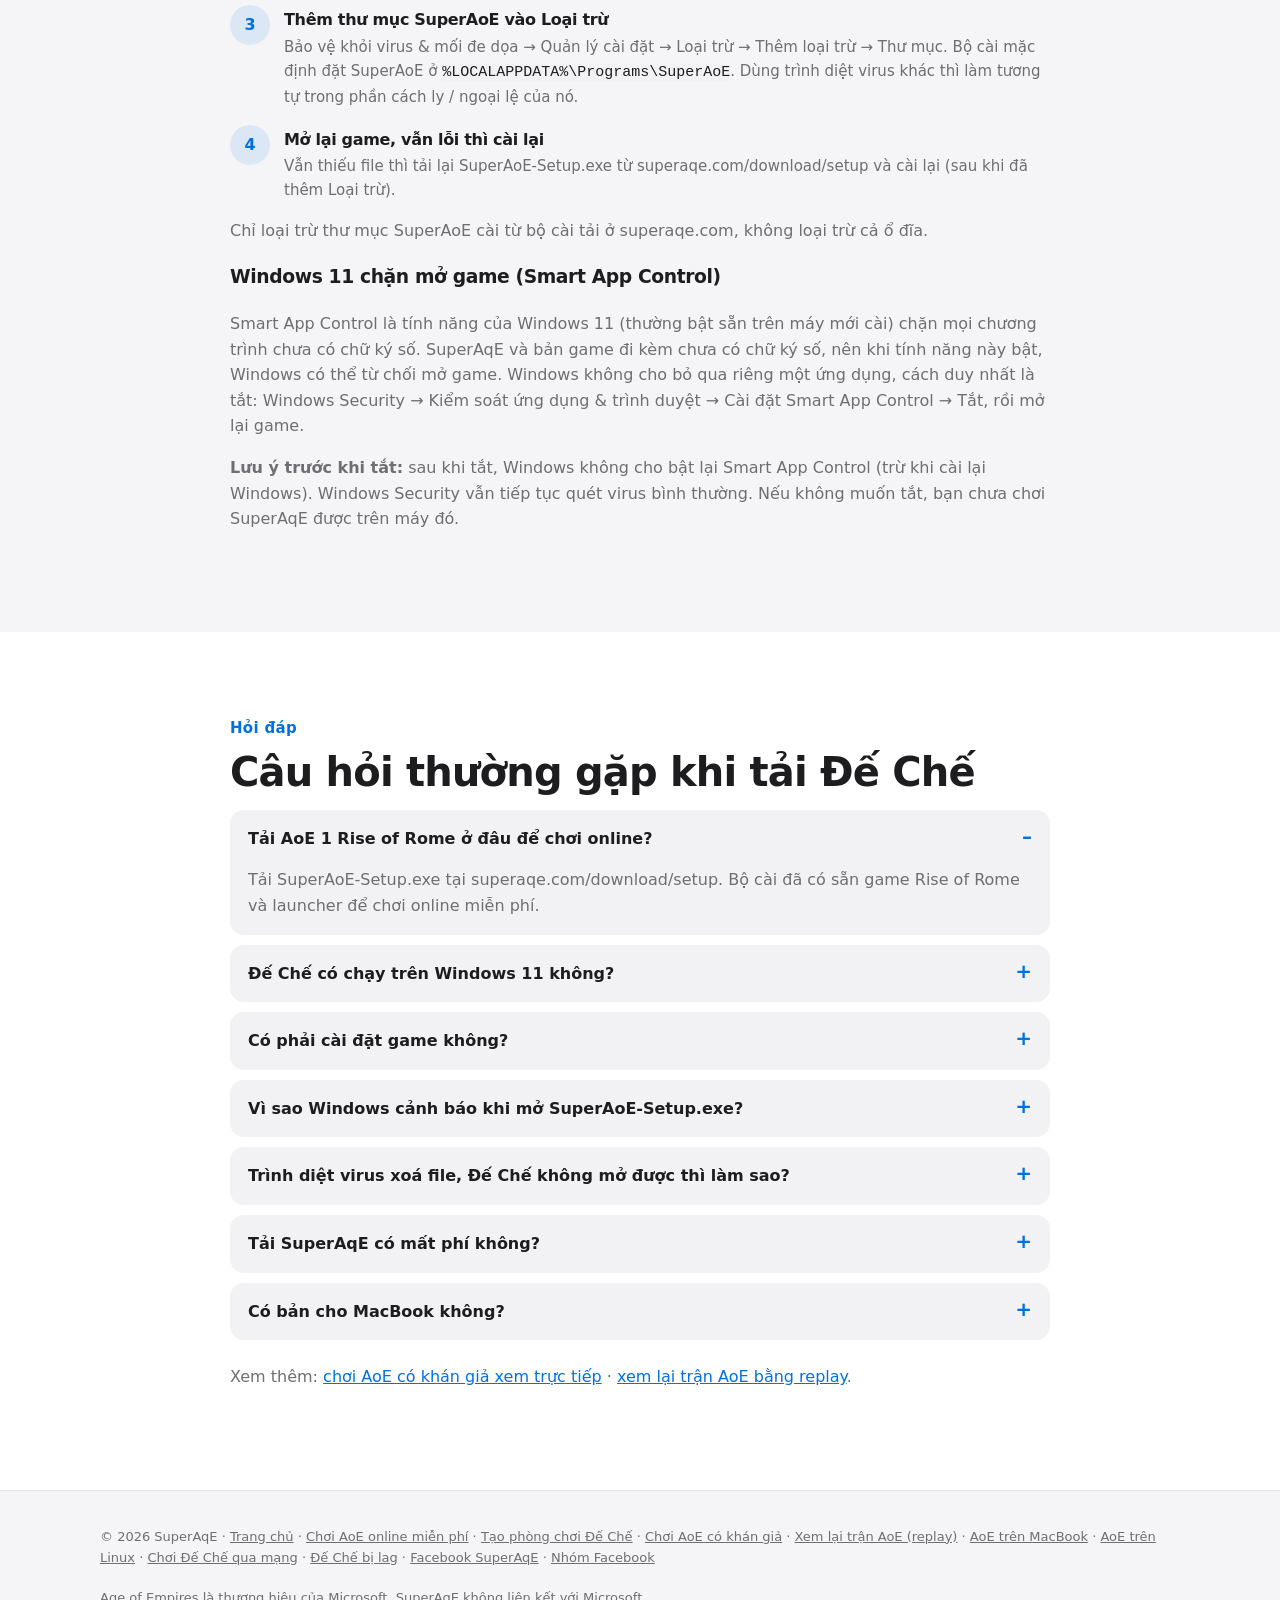
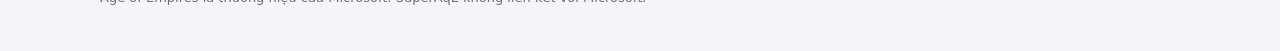
<file: tai-aoe-rise-of-rome/index.html>
<!doctype html>
<html lang="vi">
<head>
<meta charset="utf-8">
<meta name="viewport" content="width=device-width, initial-scale=1">
<title>Tải Đế Chế AoE 1 Rise of Rome cho Win 10/11 – SuperAqE</title>
<meta name="description" content="Tải Đế Chế (Age of Empires 1 Rise of Rome) cho Windows 10/11: bộ cài SuperAoE-Setup.exe có sẵn game, cài là chạy, chơi online miễn phí. Kèm cách sửa lỗi.">
<link rel="canonical" href="https://superaqe.com/tai-aoe-rise-of-rome/">
<link rel="alternate" hreflang="vi" href="https://superaqe.com/tai-aoe-rise-of-rome/">
<link rel="alternate" hreflang="x-default" href="https://superaqe.com/tai-aoe-rise-of-rome/">
<meta property="og:title" content="Tải Đế Chế AoE 1 Rise of Rome cho Windows 10 / 11">
<meta property="og:description" content="Bộ cài SuperAoE-Setup.exe ~135 MB có sẵn game Rise of Rome và launcher chơi online. Cài là chạy, miễn phí.">
<meta property="og:type" content="article">
<meta property="og:url" content="https://superaqe.com/tai-aoe-rise-of-rome/">
<meta property="og:image" content="https://superaqe.com/img/spectator.jpg">
<meta property="og:image:width" content="1366">
<meta property="og:image:height" content="768">
<meta property="og:image:alt" content="Góc nhìn khán giả SuperAqE trong một trận Đế Chế">
<meta name="robots" content="index, follow, max-image-preview:large">
<meta property="og:locale" content="vi_VN">
<meta property="og:site_name" content="SuperAqE">
<meta name="twitter:card" content="summary_large_image">
<meta name="theme-color" content="#f5f5f7" media="(prefers-color-scheme: light)">
<meta name="theme-color" content="#111113" media="(prefers-color-scheme: dark)">
<link rel="icon" href="/favicon.svg" type="image/svg+xml">
<link rel="icon" href="/favicon-32.png" sizes="32x32" type="image/png">
<link rel="apple-touch-icon" href="/apple-touch-icon.png">
<script type="application/ld+json">
{
 "@context": "https://schema.org",
 "@type": "BreadcrumbList",
 "itemListElement": [
  {
   "@type": "ListItem",
   "position": 1,
   "name": "SuperAqE",
   "item": "https://superaqe.com/"
  },
  {
   "@type": "ListItem",
   "position": 2,
   "name": "Tải AoE 1 Rise of Rome",
   "item": "https://superaqe.com/tai-aoe-rise-of-rome/"
  }
 ]
}
</script>
<script type="application/ld+json">
{
 "@context": "https://schema.org",
 "@type": "FAQPage",
 "mainEntity": [
  {
   "@type": "Question",
   "name": "Tải AoE 1 Rise of Rome ở đâu để chơi online?",
   "acceptedAnswer": {
    "@type": "Answer",
    "text": "Tải SuperAoE-Setup.exe tại superaqe.com/download/setup. Bộ cài đã có sẵn game Rise of Rome và launcher để chơi online miễn phí."
   }
  },
  {
   "@type": "Question",
   "name": "Đế Chế có chạy trên Windows 11 không?",
   "acceptedAnswer": {
    "@type": "Answer",
    "text": "Có. Gói SuperAqE dành cho Windows 10 và Windows 11, game đi kèm đã có cnc-ddraw để hiển thị đúng trên Windows đời mới."
   }
  },
  {
   "@type": "Question",
   "name": "Có phải cài đặt game không?",
   "acceptedAnswer": {
    "@type": "Answer",
    "text": "Không cần cài game riêng. Chỉ cần mở SuperAoE-Setup.exe, bấm cài một lần (không cần quyền quản trị) rồi mở SuperAqE từ biểu tượng trên Desktop."
   }
  },
  {
   "@type": "Question",
   "name": "Vì sao Windows cảnh báo khi mở SuperAoE-Setup.exe?",
   "acceptedAnswer": {
    "@type": "Answer",
    "text": "Bộ cài SuperAoE-Setup.exe chưa có chữ ký số, nên Windows SmartScreen cảnh báo như với nhiều ứng dụng mới. Bấm \"Thông tin thêm\" rồi \"Vẫn chạy\", và chỉ làm vậy với file tải từ superaqe.com."
   }
  },
  {
   "@type": "Question",
   "name": "Trình diệt virus xoá file, Đế Chế không mở được thì làm sao?",
   "acceptedAnswer": {
    "@type": "Answer",
    "text": "Mở Windows Security → Bảo vệ khỏi virus & mối đe dọa → Lịch sử bảo vệ, khôi phục file bị xoá, rồi thêm thư mục SuperAoE vào Loại trừ. Windows 11 bật Smart App Control thì phải tắt nó mới mở được game (tắt rồi không bật lại được). Chi tiết ở mục sửa lỗi phía trên."
   }
  },
  {
   "@type": "Question",
   "name": "Tải SuperAqE có mất phí không?",
   "acceptedAnswer": {
    "@type": "Answer",
    "text": "Không. Tải về, đăng ký tài khoản và chơi đều miễn phí."
   }
  },
  {
   "@type": "Question",
   "name": "Có bản cho MacBook không?",
   "acceptedAnswer": {
    "@type": "Answer",
    "text": "Có. SuperAqE có bản cài riêng cho MacBook, cài bằng 1 lệnh Terminal: curl -fsSL https://superaqe.com/mac.sh | bash (kèm Wine và game). Cách cài xem ở trang chơi AoE trên MacBook."
   }
  }
 ]
}
</script>
<script type="application/ld+json">
{
 "@context": "https://schema.org",
 "@type": "HowTo",
 "name": "Cách cài và mở Đế Chế (AoE 1 Rise of Rome) bằng SuperAqE",
 "step": [
  {
   "@type": "HowToStep",
   "position": 1,
   "name": "Tải SuperAoE-Setup.exe",
   "text": "Chỉ tải từ superaqe.com/download/setup để chắc chắn là bản gốc, không bị chèn phần mềm lạ."
  },
  {
   "@type": "HowToStep",
   "position": 2,
   "name": "Mở file cài đặt",
   "text": "Bấm đúp SuperAoE-Setup.exe, bộ cài tự cài cho tài khoản Windows của bạn, không cần quyền quản trị. Nếu Windows hiện \"Windows đã bảo vệ PC của bạn\", đừng lo: bấm \"Thông tin thêm\" rồi \"Vẫn chạy\" (xem giải thích ở dưới)."
  },
  {
   "@type": "HowToStep",
   "position": 3,
   "name": "Mở SuperAqE",
   "text": "Cài xong SuperAqE tự mở. Lần sau mở từ biểu tượng SuperAqE trên Desktop hoặc trong menu Start."
  },
  {
   "@type": "HowToStep",
   "position": 4,
   "name": "Tạo tài khoản",
   "text": "Nhập tên đăng nhập, mật khẩu và email (không cần xác thực email)."
  },
  {
   "@type": "HowToStep",
   "position": 5,
   "name": "Vào phòng và chơi",
   "text": "Chọn phòng trong danh sách, nhập mã phòng 6 số hoặc tạo phòng mới. Chi tiết ở hướng dẫn chơi AoE online miễn phí."
  }
 ]
}
</script>
<style>
:root {
  --gold: #e8c35a; --gold2: #b8902f; --ink: #221a12;
  --bg: #140f0a; --bg2: #1c150e; --panel: #2c2218; --panel2: #3a2d1e;
  --line: #5a4728; --text: #f2e6cf; --dim: #b7a583; --red: #a33a32; --green: #4f9a5a;
  --serif: "Playfair Display", Georgia, serif;
  --sans: "Be Vietnam Pro", "Segoe UI", system-ui, sans-serif;
}
* { box-sizing: border-box; }
html { scroll-behavior: smooth; }
body { margin: 0; background: var(--bg); color: var(--text); font-family: var(--sans); font-size: 16px; line-height: 1.6; overflow-x: hidden; }
a { color: var(--gold); }
img, svg { max-width: 100%; }
.wrap { max-width: 1120px; margin: 0 auto; padding: 0 20px; }
.wrap > *, .grid3 > *, .dl > * { min-width: 0; }

/* Header */
.top { position: sticky; top: 0; z-index: 10; background: rgba(20,15,10,.88); backdrop-filter: blur(8px); border-bottom: 1px solid rgba(184,144,47,.35); }
.top .wrap { display: flex; align-items: center; justify-content: space-between; height: 60px; gap: 16px; }
.brand { display: flex; align-items: center; gap: 10px; font-family: var(--serif); font-weight: 800; font-size: 22px; color: var(--gold); text-decoration: none; letter-spacing: .3px; }
.brand img { width: 30px; height: 36px; }
.nav { display: flex; gap: 22px; }
.nav a { color: var(--dim); text-decoration: none; font-size: 14px; font-weight: 500; }
.nav a:hover { color: var(--text); }
.nav .cta { color: var(--ink); background: linear-gradient(#e8c35a, #b8902f); padding: 7px 14px; border-radius: 8px; font-weight: 700; }
.nav .cta:hover { color: var(--ink); filter: brightness(1.08); }

/* Hero */
.hero { position: relative; padding: 90px 0 70px; background:
  radial-gradient(ellipse 80% 60% at 50% 0%, rgba(232,195,90,.16), transparent 70%),
  radial-gradient(ellipse at bottom, #2a2015, var(--bg) 70%); overflow: hidden; }
.hero .wrap { display: grid; grid-template-columns: 1.05fr .95fr; gap: 48px; align-items: center; }
.eyebrow { display: inline-flex; gap: 8px; align-items: center; font-size: 13px; font-weight: 600; color: var(--gold); border: 1px solid rgba(232,195,90,.4); padding: 5px 12px; border-radius: 999px; background: rgba(232,195,90,.07); }
.dot { width: 8px; height: 8px; border-radius: 50%; background: #e0493c; box-shadow: 0 0 0 0 rgba(224,73,60,.6); animation: pulse 1.8s infinite; }
@keyframes pulse { 70% { box-shadow: 0 0 0 9px rgba(224,73,60,0); } 100% { box-shadow: 0 0 0 0 rgba(224,73,60,0); } }
h1 { font-family: var(--serif); font-size: clamp(38px, 5.6vw, 64px); line-height: 1.08; margin: 18px 0 18px; font-weight: 800; }
h1 .g { color: var(--gold); }
.lead { font-size: 18px; color: var(--dim); max-width: 560px; margin: 0 0 30px; }
.btns { display: flex; flex-wrap: wrap; gap: 12px; }
.btn { display: inline-flex; align-items: center; gap: 10px; padding: 14px 20px; border-radius: 10px; font-weight: 700; font-size: 15px; text-decoration: none; transition: transform .15s, filter .15s; }
.btn:hover { transform: translateY(-1px); }
.btn svg { width: 20px; height: 20px; flex: none; }
.btn.primary { background: linear-gradient(#e8c35a, #b8902f); color: var(--ink); box-shadow: 0 8px 24px rgba(184,144,47,.25); }
.btn.primary:hover { filter: brightness(1.08); }
.btn.ghost { color: var(--text); border: 1px solid var(--line); background: rgba(58,45,30,.4); }
.btn.ghost:hover { border-color: var(--gold2); }
.btn small { display: block; font-weight: 500; font-size: 12px; opacity: .75; }
.meta { margin-top: 18px; font-size: 13px; color: var(--dim); }

/* Hero visual: spectator screen mock */
.screen { margin: 0; border: 1px solid var(--gold2); border-radius: 14px; background: #0e0b07; box-shadow: 0 30px 80px rgba(0,0,0,.6), 0 0 0 6px rgba(58,45,30,.5); overflow: hidden; }
.screen img, .shot img { display: block; width: 100%; height: auto; }
.screen figcaption { display: flex; gap: 10px; align-items: center; padding: 10px 12px; background: linear-gradient(#352817, #241b10); border-top: 1px solid var(--line); font-size: 13px; color: var(--dim); }
.live { flex: none; color: #fff; background: #c23a2f; border-radius: 4px; padding: 1px 7px; font-weight: 700; font-size: 11px; letter-spacing: .5px; }

/* Screenshot gallery */
.shots { display: grid; grid-template-columns: 1fr 1fr; gap: 18px; }
.shot { margin: 0; border: 1px solid rgba(184,144,47,.45); border-radius: 14px; overflow: hidden; background: var(--panel); }
.shot.big { grid-column: 1 / -1; }
.shot figcaption { padding: 12px 14px; font-size: 14px; color: var(--dim); border-top: 1px solid var(--line); }
.shot figcaption b { color: var(--text); display: block; font-size: 15px; margin-bottom: 2px; }

/* Sections */
section { padding: 84px 0; scroll-margin-top: 60px; }
.alt { background: var(--bg2); border-top: 1px solid rgba(90,71,40,.5); border-bottom: 1px solid rgba(90,71,40,.5); }
.kicker { color: var(--gold); font-weight: 700; font-size: 13px; letter-spacing: 1.5px; text-transform: uppercase; }
h2 { font-family: var(--serif); font-size: clamp(28px, 3.6vw, 40px); line-height: 1.2; margin: 8px 0 14px; }
.sub { color: var(--dim); max-width: 680px; margin: 0 0 40px; font-size: 17px; }
.grid3 { display: grid; grid-template-columns: repeat(3, 1fr); gap: 18px; }
.card { background: linear-gradient(180deg, var(--panel), #241b12); border: 1px solid rgba(184,144,47,.35); border-radius: 14px; padding: 24px; }
.card:hover { border-color: var(--gold2); }
.ico { width: 44px; height: 44px; border-radius: 10px; display: grid; place-items: center; background: rgba(232,195,90,.12); color: var(--gold); margin-bottom: 14px; }
.ico svg { width: 24px; height: 24px; }
.card h3 { margin: 0 0 6px; font-size: 18px; }
.card p { margin: 0; color: var(--dim); font-size: 15px; }

/* Feature split */
.split { display: grid; grid-template-columns: 1fr 1fr; gap: 48px; align-items: center; }
.steps { list-style: none; padding: 0; margin: 0; display: grid; gap: 16px; }
.steps li { display: grid; grid-template-columns: 40px 1fr; gap: 14px; }
.steps .n { width: 40px; height: 40px; border-radius: 50%; border: 1px solid var(--gold2); color: var(--gold); display: grid; place-items: center; font-weight: 700; font-family: var(--serif); }
.steps h3, .steps h4 { margin: 2px 0 2px; font-size: 16px; }
.steps p { margin: 0; color: var(--dim); font-size: 15px; }

/* U lobby */
.lobby { display: grid; grid-template-columns: 1fr 1.1fr; gap: 48px; align-items: center; }
.u { background: var(--panel); border: 1px solid rgba(184,144,47,.4); border-radius: 16px; padding: 20px; }
.legend { display: flex; gap: 16px; flex-wrap: wrap; margin-top: 14px; font-size: 13px; color: var(--dim); }
.legend span { display: inline-flex; gap: 6px; align-items: center; }
.legend i { width: 12px; height: 12px; border-radius: 3px; display: inline-block; }
.ticks { list-style: none; padding: 0; margin: 20px 0 0; display: grid; gap: 10px; }
.ticks li { padding-left: 28px; position: relative; color: var(--dim); }
.ticks li::before { content: ""; position: absolute; left: 0; top: 5px; width: 16px; height: 16px; border-radius: 50%; background: rgba(79,154,90,.2) url("data:image/svg+xml,%3Csvg xmlns='http://www.w3.org/2000/svg' viewBox='0 0 16 16'%3E%3Cpath d='M4 8.5l2.5 2.5L12 5.5' fill='none' stroke='%236fc27b' stroke-width='2' stroke-linecap='round' stroke-linejoin='round'/%3E%3C/svg%3E") center/16px no-repeat; }
.ticks b { color: var(--text); font-weight: 600; }

/* Download */
.dl { display: grid; grid-template-columns: 1fr 1fr; gap: 18px; }
.os { background: linear-gradient(180deg, var(--panel), #221a11); border: 1px solid rgba(184,144,47,.4); border-radius: 16px; padding: 28px; display: flex; flex-direction: column; gap: 14px; }
.os .osh { display: flex; align-items: center; gap: 14px; }
.os .osh svg { width: 40px; height: 40px; color: var(--gold); }
.os h3 { margin: 0; font-size: 22px; font-family: var(--serif); }
.os .req { color: var(--dim); font-size: 14px; margin: 0; }
.os ul { margin: 0; padding-left: 18px; color: var(--dim); font-size: 14px; }
.os .btn { align-self: flex-start; margin-top: auto; }
.badge { font-size: 11px; font-weight: 700; letter-spacing: .4px; padding: 3px 8px; border-radius: 999px; background: rgba(232,195,90,.15); color: var(--gold); border: 1px solid rgba(232,195,90,.35); }
.badge.new { background: rgba(79,154,90,.18); color: #8fd69a; border-color: rgba(79,154,90,.45); }

/* Mac guide */
.mac { display: grid; grid-template-columns: 1fr 1fr; gap: 40px; align-items: start; }
.code { background: #0e0b07; border: 1px solid var(--line); border-radius: 10px; padding: 14px 16px; font-family: ui-monospace, Menlo, Consolas, monospace; font-size: 13px; color: #e9d8b0; overflow-x: auto; white-space: pre; }
.note { border-left: 3px solid var(--gold2); background: rgba(232,195,90,.06); padding: 12px 16px; border-radius: 0 8px 8px 0; color: var(--dim); font-size: 14px; margin-top: 16px; }

/* FAQ */
.faq { max-width: 820px; display: grid; gap: 10px; }
details { background: var(--panel); border: 1px solid rgba(90,71,40,.9); border-radius: 12px; padding: 0 18px; }
details[open] { border-color: var(--gold2); }
summary { cursor: pointer; list-style: none; padding: 16px 0; font-weight: 600; display: flex; justify-content: space-between; gap: 12px; }
summary::-webkit-details-marker { display: none; }
summary::after { content: "+"; color: var(--gold); font-size: 20px; line-height: 1; }
details[open] summary::after { content: "–"; }
details p { margin: 0 0 16px; color: var(--dim); }

footer { padding: 36px 0 44px; border-top: 1px solid rgba(90,71,40,.6); color: var(--dim); font-size: 13px; }
footer .wrap { display: flex; justify-content: space-between; gap: 20px; flex-wrap: wrap; }

@media (max-width: 900px) {
  .hero { padding: 56px 0 50px; }
  .hero .wrap, .split, .lobby, .mac, .dl, .shots { grid-template-columns: 1fr; gap: 32px; }
  .shot.big { grid-column: auto; }
  .grid3 { grid-template-columns: 1fr 1fr; }
  .nav a:not(.cta) { display: none; }
  section { padding: 60px 0; }
}
@media (max-width: 560px) {
  .wrap { padding: 0 16px; }
  .grid3 { grid-template-columns: 1fr; }
  .btn { width: 100%; justify-content: center; }
  .os .btn { align-self: stretch; }
  .lead { font-size: 16px; }
}
@media (prefers-reduced-motion: reduce) { * { animation: none !important; transition: none !important; } html { scroll-behavior: auto; } }

.page { padding: 64px 0 48px; }
.narrow { max-width: 860px; display: block !important; }
.crumbs { font-size: 13px; color: var(--dim); margin-bottom: 8px; }
.crumbs a { color: var(--dim); }
.answer { max-width: none; color: var(--text); }
section p { color: var(--dim); }
.steps h3 { margin: 2px 0 2px; font-size: 16px; }
.tbl { overflow-x: auto; border: 1px solid rgba(184,144,47,.4); border-radius: 12px; margin: 20px 0 12px; }
table { width: 100%; border-collapse: collapse; font-size: 14px; min-width: 620px; }
th, td { text-align: left; padding: 11px 14px; border-bottom: 1px solid rgba(90,71,40,.6); vertical-align: top; }
thead th { background: var(--panel2); color: var(--gold); font-weight: 700; }
tbody th { color: var(--text); font-weight: 600; }
td { color: var(--dim); }
tbody tr:first-child { background: rgba(232,195,90,.07); }
.small { font-size: 14px; }
footer a { color: var(--dim); }
/* SmartScreen hint under the Windows download buttons. */
.win-note { display: flex; align-items: flex-start; gap: 8px; margin: 10px 0 0; font-size: 13px; line-height: 1.5; color: var(--dim); }
.win-note svg { width: 15px; height: 15px; flex: none; margin-top: 2px; color: var(--gold); }
.win-note b { color: var(--text); font-weight: 600; }
</style>
<link rel="stylesheet" href="/modern.css">
</head>
<body>

<header class="top">
  <div class="wrap">
    <a class="brand" href="/">
      <img src="/favicon.svg" alt="" width="30" height="36">
      SuperAqE
    </a>
    <nav class="nav" aria-label="Menu chính">
      <a href="/choi-aoe-online-mien-phi/">Chơi online</a>
      <a href="#cai-dat">Cài đặt</a>
      <a href="#loi-thuong-gap">Sửa lỗi</a>
      <a href="#hoi-dap">Hỏi đáp</a>
      <a class="cta" href="https://superaqe.com/download/setup">Tải về</a>
    </nav>
  </div>
</header>

<main>
<section class="hero page">
  <div class="wrap narrow">
    <nav class="crumbs" aria-label="Đường dẫn"><a href="/">SuperAqE</a> › <span>Tải AoE 1 Rise of Rome</span></nav>
    <h1>Tải Đế Chế (AoE 1 Rise of Rome) <span class="g">cho Windows 10 / 11</span></h1>
    <p class="lead answer">Bạn có thể tải bộ cài SuperAoE-Setup.exe (khoảng 135 MB) tại superaqe.com/download/setup: trong đó đã có sẵn Age of Empires 1 Rise of Rome kèm bản sửa hiển thị cho Windows đời mới, cùng launcher để chơi online. Mở file, bấm cài một lần rồi mở SuperAqE từ biểu tượng trên Desktop là chạy, không cần quyền quản trị, miễn phí.</p>
    <div class="btns">
      <a class="btn primary" href="https://superaqe.com/download/setup" download>
        <svg viewBox="0 0 24 24" fill="none" stroke="currentColor" stroke-width="2" stroke-linecap="round" stroke-linejoin="round" aria-hidden="true"><path d="M12 3v12M7 10l5 5 5-5M4 20h16"/></svg>
        <span>Tải SuperAoE-Setup.exe<small>Windows 10 / 11 · khoảng 135 MB</small></span>
      </a>
    </div>
    <p class="win-note"><svg viewBox="0 0 24 24" fill="none" stroke="currentColor" stroke-width="2" stroke-linecap="round" stroke-linejoin="round" aria-hidden="true"><path d="M12 3l8 3v6c0 5-3.5 8-8 9-4.5-1-8-4-8-9V6z"/><path d="M12 8v4M12 16h.01"/></svg><span>Nếu Windows hiện “Windows protected your PC”, bấm <b>More info</b> → <b>Run anyway</b>.</span></p>
    <p class="meta">Cập nhật lần cuối: <time datetime="2026-11-03">03/11/2026</time> · Launcher 0.3.95</p>
  </div>
</section>

<section id="trong-goi">
  <div class="wrap narrow">
    <div class="kicker">Trong gói tải</div>
    <h2>Bộ cài SuperAqE có những gì</h2>
    <div class="tbl">
      <table>
        <thead><tr><th scope="col">Thành phần</th><th scope="col">Để làm gì</th></tr></thead>
        <tbody>
          <tr><th scope="row">Ứng dụng SuperAqE</th><td>Launcher: đăng ký tài khoản, danh sách phòng, phòng chờ chữ U, tự mở game đúng vai (người chơi hoặc khán giả). Tự cập nhật ngay trong ứng dụng, bản cập nhật nhỏ và nhanh.</td></tr>
          <tr><th scope="row">Thư mục game</th><td>Age of Empires 1 Rise of Rome, không cần cài thêm. Kèm cnc-ddraw, bản thay thế DirectDraw giúp game năm 1998 hiển thị đúng trên Windows 10 / 11.</td></tr>
          <tr><th scope="row">Biểu tượng SuperAqE</th><td>Bộ cài tạo biểu tượng SuperAqE trên Desktop và trong menu Start. Muốn gỡ thì vào Cài đặt (Settings) → Ứng dụng (Apps).</td></tr>
        </tbody>
      </table>
    </div>
    <ul class="ticks">
      <li><b>Hệ điều hành:</b> Windows 10 hoặc Windows 11. MacBook (macOS 11 trở lên) có <a href="/choi-aoe-tren-macbook/">bản cài riêng cho Mac</a>; Linux 64-bit (Ubuntu, Mint, Debian, Fedora…) có <a href="/choi-aoe-tren-linux/">bản cài riêng cho Linux</a>.</li>
      <li><b>Dung lượng:</b> khoảng 135 MB tải về.</li>
      <li><b>Cài đặt:</b> bấm cài một lần, không cần quyền quản trị (không hiện hộp thoại UAC), cài cho tài khoản Windows đang dùng.</li>
      <li><b>Mạng:</b> cần Internet để đăng nhập và vào phòng. Không cần VPN, không cần mở cổng router.</li>
    </ul>
  </div>
</section>

<section id="cai-dat" class="alt">
  <div class="wrap narrow">
    <div class="kicker">Cài đặt</div>
    <h2>Cách cài và mở Đế Chế bằng SuperAqE</h2>
    <ol class="steps">
      <li><span class="n">1</span><div><h3>Tải SuperAoE-Setup.exe</h3><p>Chỉ tải từ <a href="https://superaqe.com/download/setup">superaqe.com/download/setup</a> để chắc chắn là bản gốc, không bị chèn phần mềm lạ.</p></div></li>
      <li><span class="n">2</span><div><h3>Mở file cài đặt</h3><p>Bấm đúp SuperAoE-Setup.exe, bộ cài tự cài cho tài khoản Windows của bạn, không cần quyền quản trị. Nếu Windows hiện "Windows đã bảo vệ PC của bạn", đừng lo: bấm "Thông tin thêm" rồi "Vẫn chạy" (xem giải thích ở dưới).</p></div></li>
      <li><span class="n">3</span><div><h3>Mở SuperAqE</h3><p>Cài xong SuperAqE tự mở. Lần sau mở từ biểu tượng SuperAqE trên Desktop hoặc trong menu Start.</p></div></li>
      <li><span class="n">4</span><div><h3>Tạo tài khoản</h3><p>Nhập tên đăng nhập, mật khẩu và email (không cần xác thực email).</p></div></li>
      <li><span class="n">5</span><div><h3>Vào phòng và chơi</h3><p>Chọn phòng trong danh sách, nhập mã phòng 6 số hoặc tạo phòng mới. Chi tiết ở <a href="/choi-aoe-online-mien-phi/">hướng dẫn chơi AoE online miễn phí</a>.</p></div></li>
    </ol>
  </div>
</section>

<section id="loi-thuong-gap">
  <div class="wrap narrow">
    <div class="kicker">Sửa lỗi</div>
    <h2>Lỗi thường gặp và cách xử lý</h2>
    <div class="tbl">
      <table>
        <thead><tr><th scope="col">Hiện tượng</th><th scope="col">Cách xử lý</th></tr></thead>
        <tbody>
          <tr><th scope="row">Windows báo "Windows đã bảo vệ PC của bạn" (SmartScreen)</th><td>Bộ cài SuperAoE-Setup.exe chưa có chữ ký số nên Windows cảnh báo như với nhiều ứng dụng mới, đây là chuyện bình thường. Bấm "Thông tin thêm" → "Vẫn chạy". Chỉ làm vậy với file tải từ superaqe.com.</td></tr>
          <tr><th scope="row">Mở game không lên, báo thiếu file (spec.dll, spec_launcher.exe, EMPIRESX.EXE…)</th><td>Thường do trình diệt virus đã cách ly file. Khôi phục file và thêm thư mục SuperAoE vào Loại trừ theo <a href="#virus">các bước bên dưới</a>; vẫn thiếu thì tải lại SuperAoE-Setup.exe từ superaqe.com/download/setup rồi cài lại.</td></tr>
          <tr><th scope="row">Windows chặn mở game (Smart App Control)</th><td>Windows 11 có Smart App Control chặn chương trình chưa ký số, nên game không mở. Xem <a href="#smart-app-control">cách xử lý bên dưới</a> và đọc kỹ lưu ý trước khi tắt.</td></tr>
          <tr><th scope="row">Lỡ tắt game hoặc game bị lỗi giữa chừng</th><td>Người chơi: mở launcher bấm “↻ Vào lại trận”, game tua nhanh tới đúng lúc bạn rời rồi chơi tiếp (tối đa 5 lần mỗi trận, cách nhau ít nhất 30 giây). Khán giả: bấm “↻ Mở lại game”, luôn vào lại được.</td></tr>
          <tr><th scope="row">Rớt mạng giữa trận</th><td>Trận tạm dừng, cả phòng chờ bạn tối đa 30 phút mỗi trận (cộng dồn các lần rớt). Mạng có lại thì game tự nối, không cần làm gì. Hết 30 phút mà chưa về thì bạn bị loại, những người khác chơi tiếp. Người rớt đã vắng quá 2 phút thì người còn lại có thể bấm “Không chờ” (phím K) để người đó rời trận và đánh tiếp.</td></tr>
          <tr><th scope="row">Muốn gửi game cho bạn</th><td>Gửi link superaqe.com/download/setup. Bộ cài đã kèm game, bạn bè chỉ cần tải về và cài.</td></tr>
        </tbody>
      </table>
    </div>

    <h3 id="virus">Game không mở vì trình diệt virus xoá hoặc chặn file</h3>
    <p>SuperAqE chạy kèm một phần nhỏ (spec.dll) nạp vào game Đế Chế để nối phòng, cho khán giả xem và chạy replay. Một số trình diệt virus coi kiểu nạp này là đáng ngờ và cách ly file, khiến game không mở. Từ launcher 0.3.65, SuperAqE báo lỗi này bằng tiếng Việt và chỉ cách sửa ngay trong app. Cách làm với Windows Security (trình diệt virus có sẵn của Windows):</p>
    <ol class="steps">
      <li><span class="n">1</span><div><h4>Mở Lịch sử bảo vệ</h4><p>Mở Windows Security → Bảo vệ khỏi virus &amp; mối đe dọa → Lịch sử bảo vệ, tìm mục liên quan tới SuperAoE.</p></div></li>
      <li><span class="n">2</span><div><h4>Khôi phục file</h4><p>Chọn mục đó, bấm Hành động → Khôi phục (hoặc Cho phép trên thiết bị).</p></div></li>
      <li><span class="n">3</span><div><h4>Thêm thư mục SuperAoE vào Loại trừ</h4><p>Bảo vệ khỏi virus &amp; mối đe dọa → Quản lý cài đặt → Loại trừ → Thêm loại trừ → Thư mục. Bộ cài mặc định đặt SuperAoE ở <code>%LOCALAPPDATA%\Programs\SuperAoE</code>. Dùng trình diệt virus khác thì làm tương tự trong phần cách ly / ngoại lệ của nó.</p></div></li>
      <li><span class="n">4</span><div><h4>Mở lại game, vẫn lỗi thì cài lại</h4><p>Vẫn thiếu file thì tải lại SuperAoE-Setup.exe từ superaqe.com/download/setup và cài lại (sau khi đã thêm Loại trừ).</p></div></li>
    </ol>
    <p>Chỉ loại trừ thư mục SuperAoE cài từ bộ cài tải ở superaqe.com, không loại trừ cả ổ đĩa.</p>

    <h3 id="smart-app-control">Windows 11 chặn mở game (Smart App Control)</h3>
    <p>Smart App Control là tính năng của Windows 11 (thường bật sẵn trên máy mới cài) chặn mọi chương trình chưa có chữ ký số. SuperAqE và bản game đi kèm chưa có chữ ký số, nên khi tính năng này bật, Windows có thể từ chối mở game. Windows không cho bỏ qua riêng một ứng dụng, cách duy nhất là tắt: Windows Security → Kiểm soát ứng dụng &amp; trình duyệt → Cài đặt Smart App Control → Tắt, rồi mở lại game.</p>
    <p><strong>Lưu ý trước khi tắt:</strong> sau khi tắt, Windows không cho bật lại Smart App Control (trừ khi cài lại Windows). Windows Security vẫn tiếp tục quét virus bình thường. Nếu không muốn tắt, bạn chưa chơi SuperAqE được trên máy đó.</p>
  </div>
</section>

<section id="hoi-dap" class="alt">
  <div class="wrap narrow">
    <div class="kicker">Hỏi đáp</div>
    <h2>Câu hỏi thường gặp khi tải Đế Chế</h2>
    <div class="faq">
      <details open><summary>Tải AoE 1 Rise of Rome ở đâu để chơi online?</summary><p>Tải SuperAoE-Setup.exe tại superaqe.com/download/setup. Bộ cài đã có sẵn game Rise of Rome và launcher để chơi online miễn phí.</p></details>
      <details><summary>Đế Chế có chạy trên Windows 11 không?</summary><p>Có. Gói SuperAqE dành cho Windows 10 và Windows 11, game đi kèm đã có cnc-ddraw để hiển thị đúng trên Windows đời mới.</p></details>
      <details><summary>Có phải cài đặt game không?</summary><p>Không cần cài game riêng. Chỉ cần mở SuperAoE-Setup.exe, bấm cài một lần (không cần quyền quản trị) rồi mở SuperAqE từ biểu tượng trên Desktop.</p></details>
      <details><summary>Vì sao Windows cảnh báo khi mở SuperAoE-Setup.exe?</summary><p>Bộ cài SuperAoE-Setup.exe chưa có chữ ký số, nên Windows SmartScreen cảnh báo như với nhiều ứng dụng mới. Bấm "Thông tin thêm" rồi "Vẫn chạy", và chỉ làm vậy với file tải từ superaqe.com.</p></details>
      <details><summary>Trình diệt virus xoá file, Đế Chế không mở được thì làm sao?</summary><p>Mở Windows Security → Bảo vệ khỏi virus &amp; mối đe dọa → Lịch sử bảo vệ, khôi phục file bị xoá, rồi thêm thư mục SuperAoE vào Loại trừ. Windows 11 bật Smart App Control thì phải tắt nó mới mở được game (tắt rồi không bật lại được). Chi tiết ở mục sửa lỗi phía trên.</p></details>
      <details><summary>Tải SuperAqE có mất phí không?</summary><p>Không. Tải về, đăng ký tài khoản và chơi đều miễn phí.</p></details>
      <details><summary>Có bản cho MacBook không?</summary><p>Có. SuperAqE có bản cài riêng cho MacBook, cài bằng 1 lệnh Terminal (<a href="/choi-aoe-tren-macbook/#cai-dat">xem cách cài</a>) (kèm Wine và game). Cách cài xem ở trang <a href="/choi-aoe-tren-macbook/">chơi AoE trên MacBook</a>.</p></details>
    </div>
    <p style="margin-top:24px">Xem thêm: <a href="/choi-aoe-co-khan-gia/">chơi AoE có khán giả xem trực tiếp</a> · <a href="/xem-lai-tran-aoe-replay/">xem lại trận AoE bằng replay</a>.</p>
  </div>
</section>
</main>

<footer>
  <div class="wrap">
    <span>© 2026 SuperAqE · <a href="/">Trang chủ</a> · <a href="/choi-aoe-online-mien-phi/">Chơi AoE online miễn phí</a> · <a href="/tao-phong-choi-de-che/">Tạo phòng chơi Đế Chế</a> · <a href="/choi-aoe-co-khan-gia/">Chơi AoE có khán giả</a> · <a href="/xem-lai-tran-aoe-replay/">Xem lại trận AoE (replay)</a> · <a href="/choi-aoe-tren-macbook/">AoE trên MacBook</a> · <a href="/choi-aoe-tren-linux/">AoE trên Linux</a> · <a href="/choi-de-che-qua-mang/">Chơi Đế Chế qua mạng</a> · <a href="/choi-de-che-bi-lag/">Đế Chế bị lag</a> · <a href="https://www.facebook.com/profile.php?id=61595397195188" target="_blank" rel="noopener">Facebook SuperAqE</a> · <a href="https://www.facebook.com/groups/1496567506003702" target="_blank" rel="noopener">Nhóm Facebook</a></span>
    <span>Age of Empires là thương hiệu của Microsoft. SuperAqE không liên kết với Microsoft.</span>
  </div>
</footer>
<script src="/chat.js" defer></script>
</body>
</html>
</file>
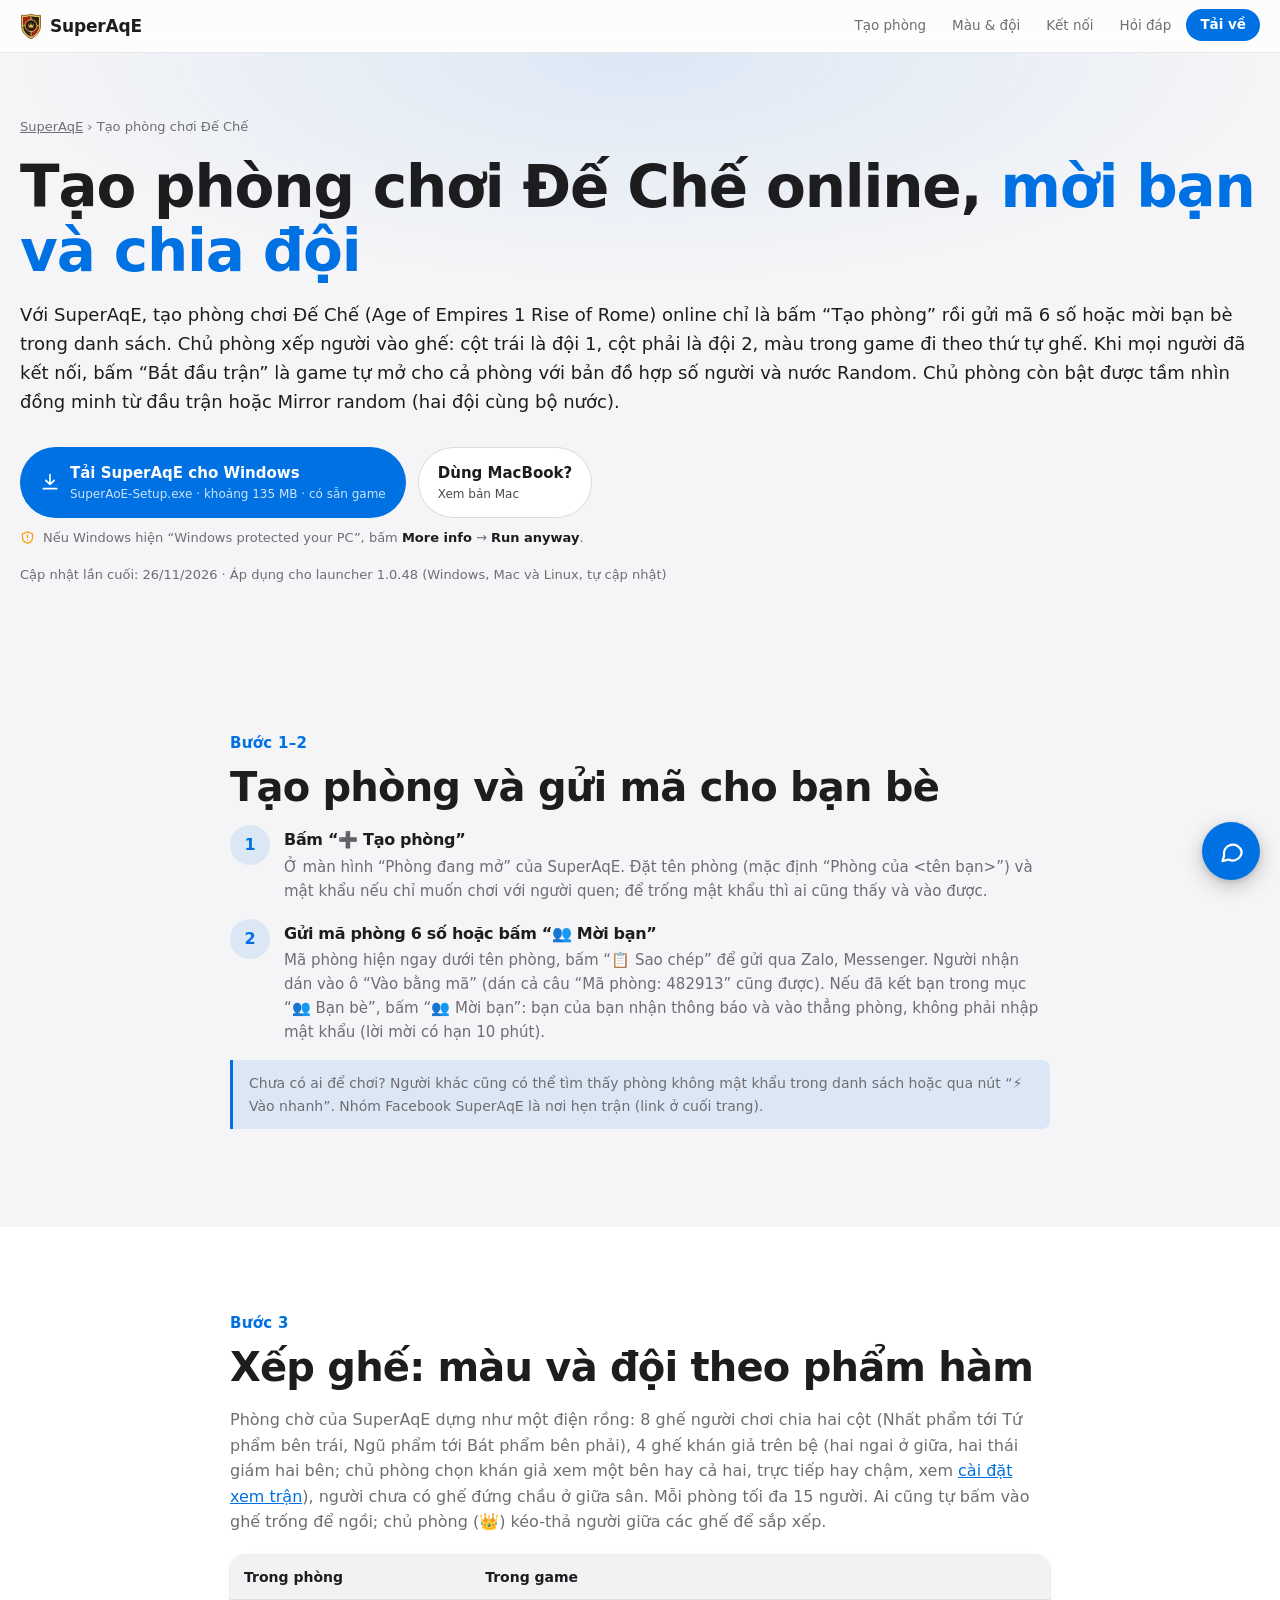
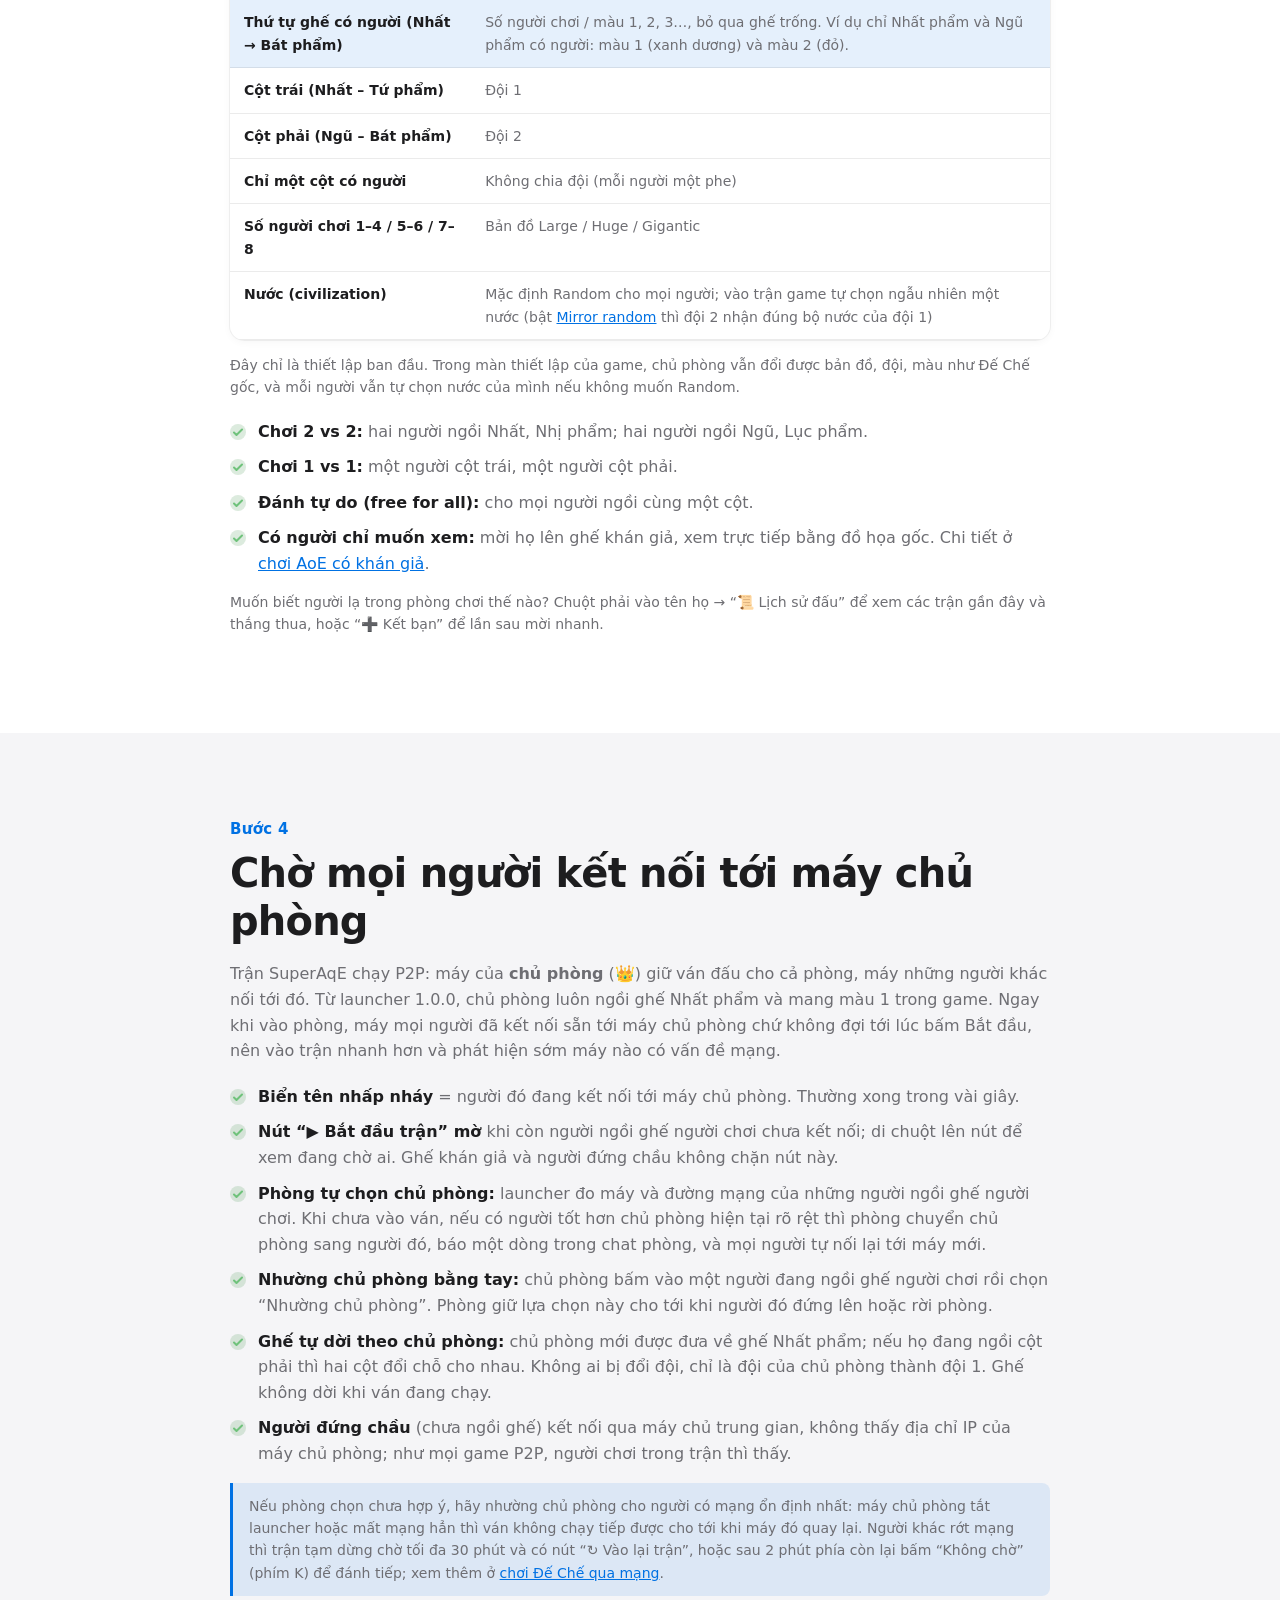
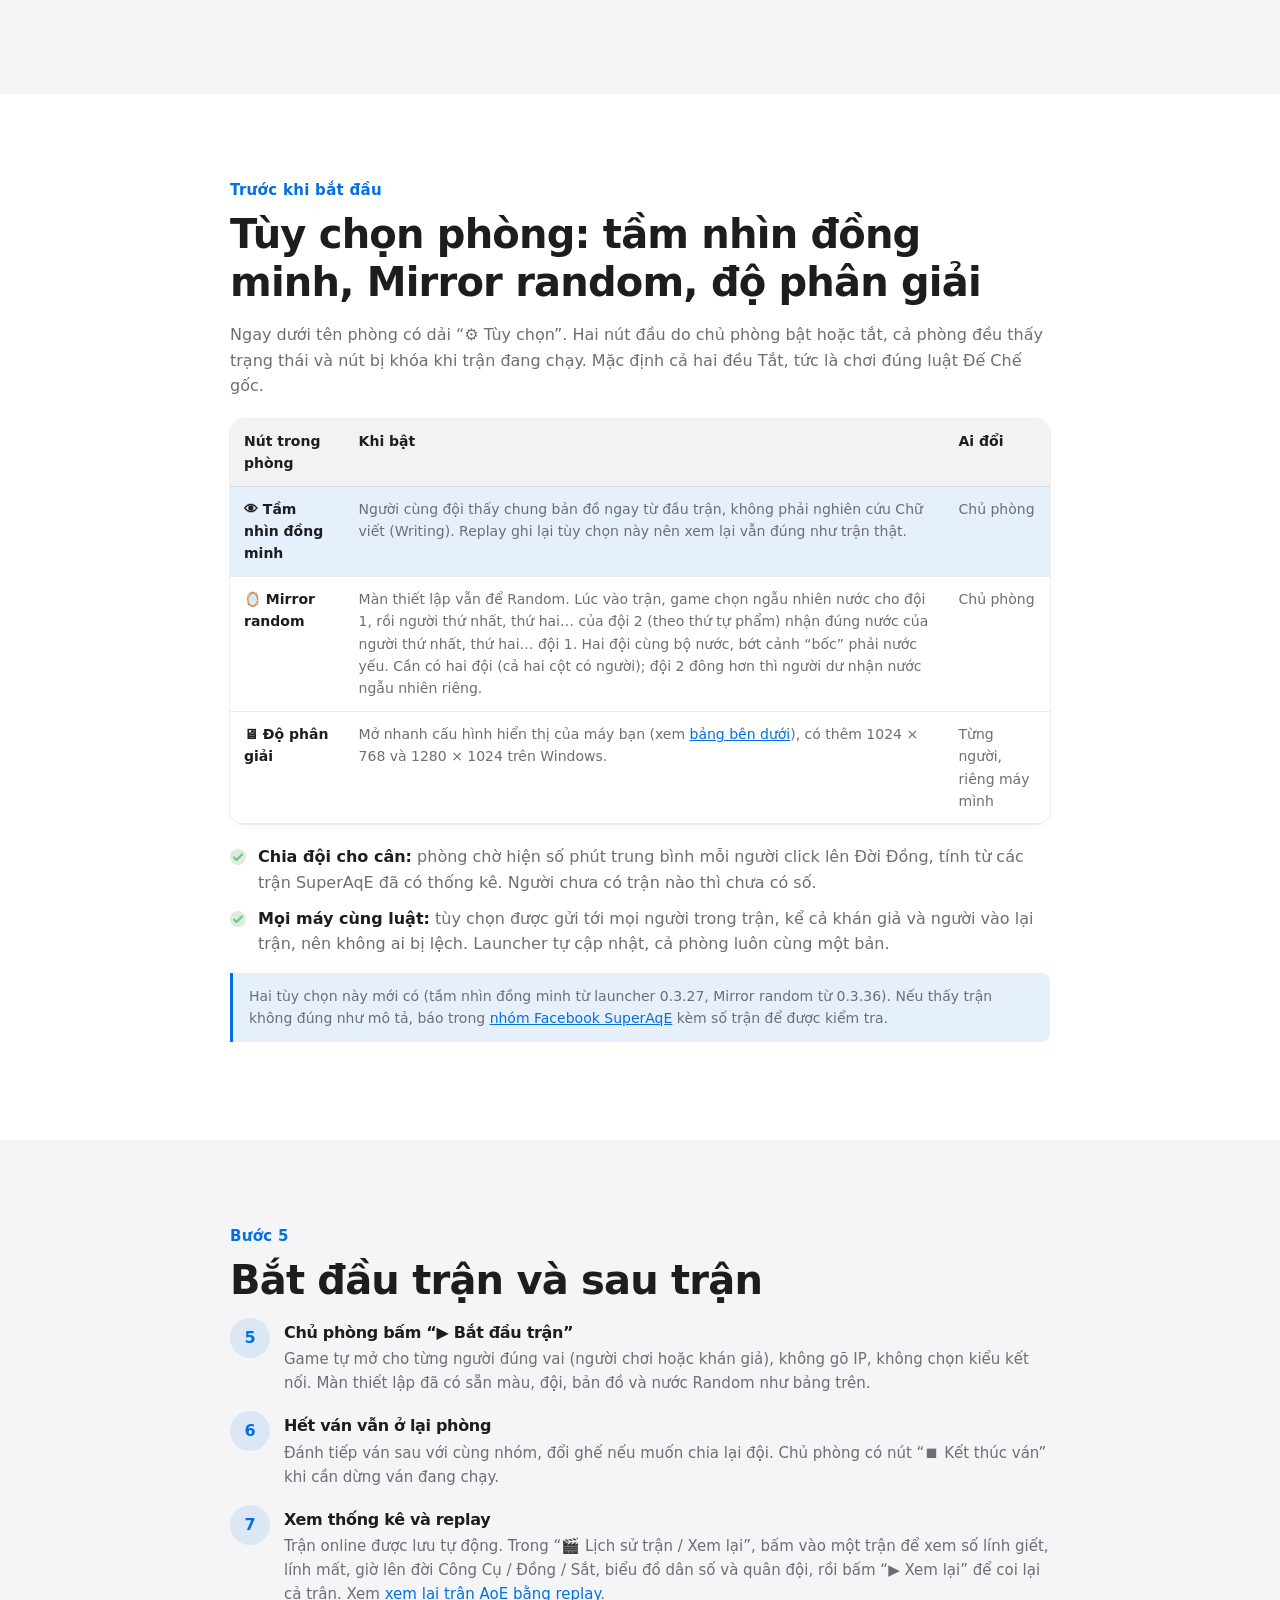
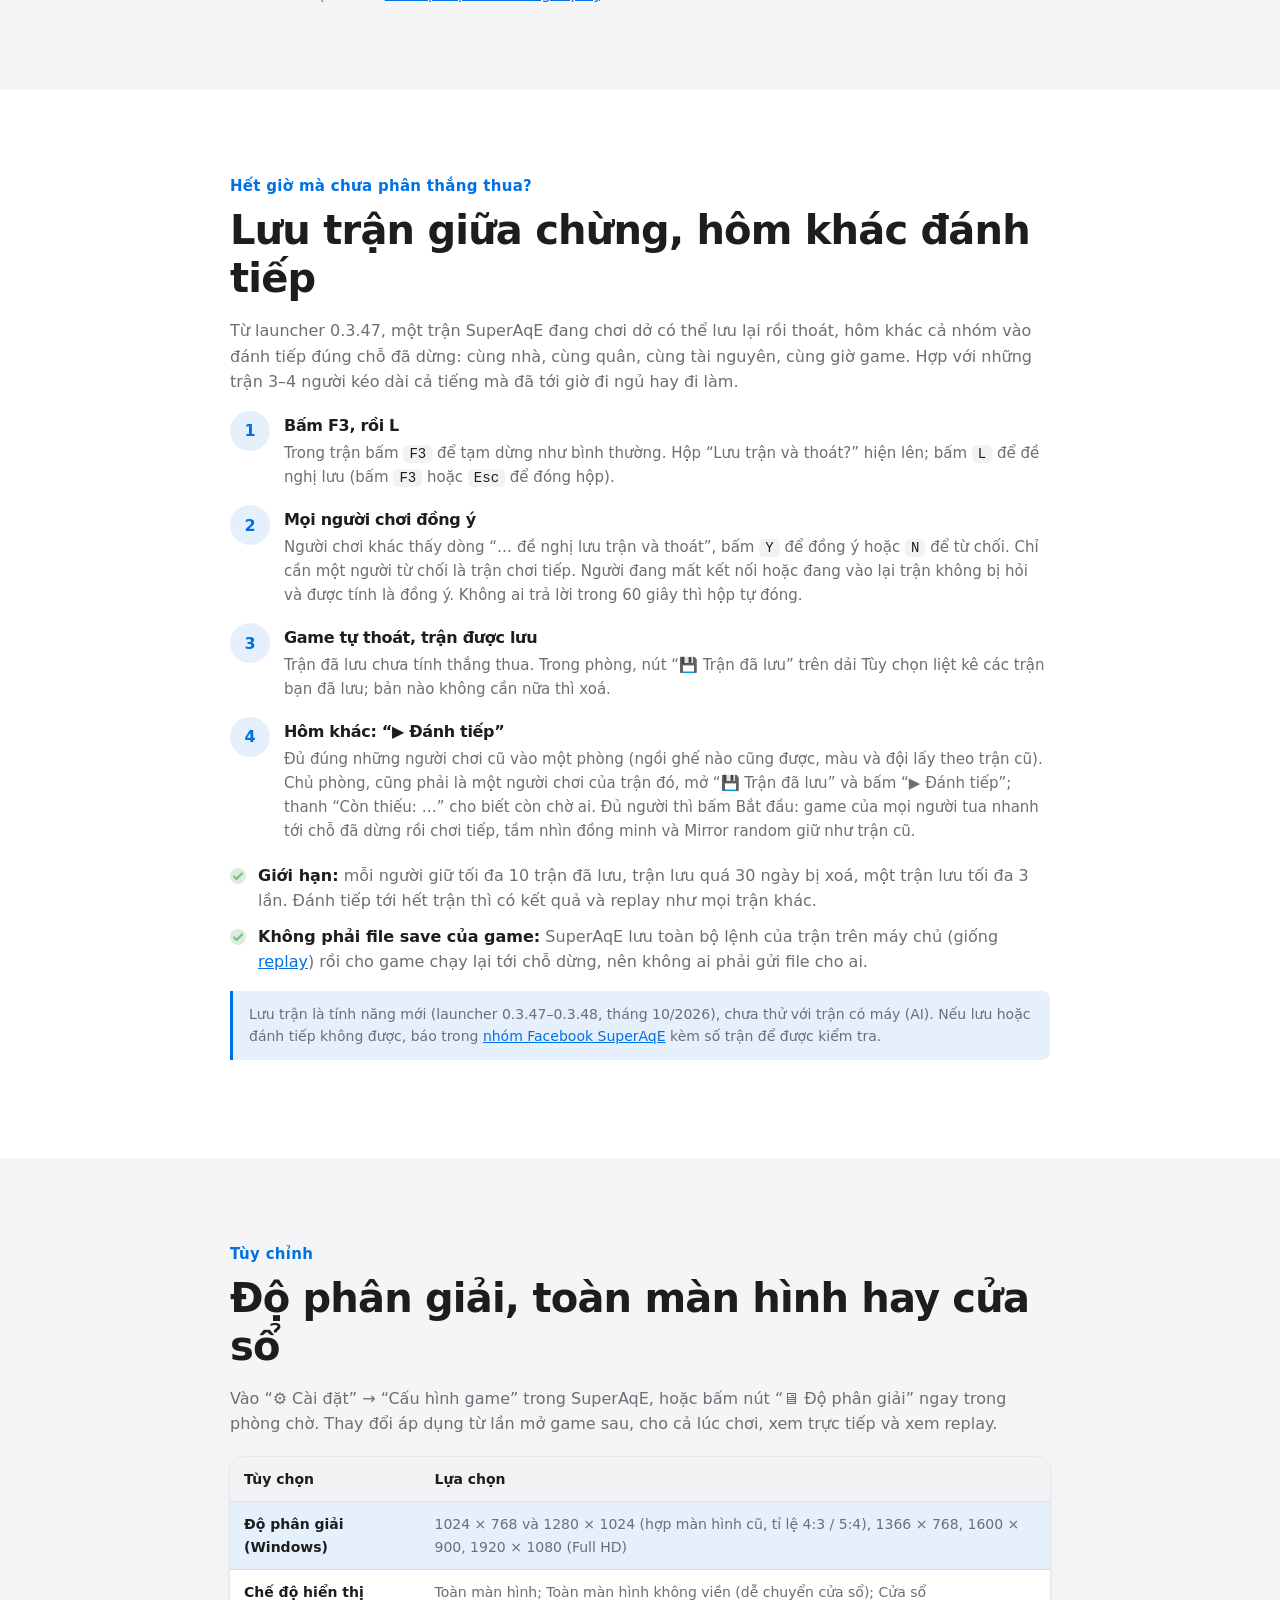
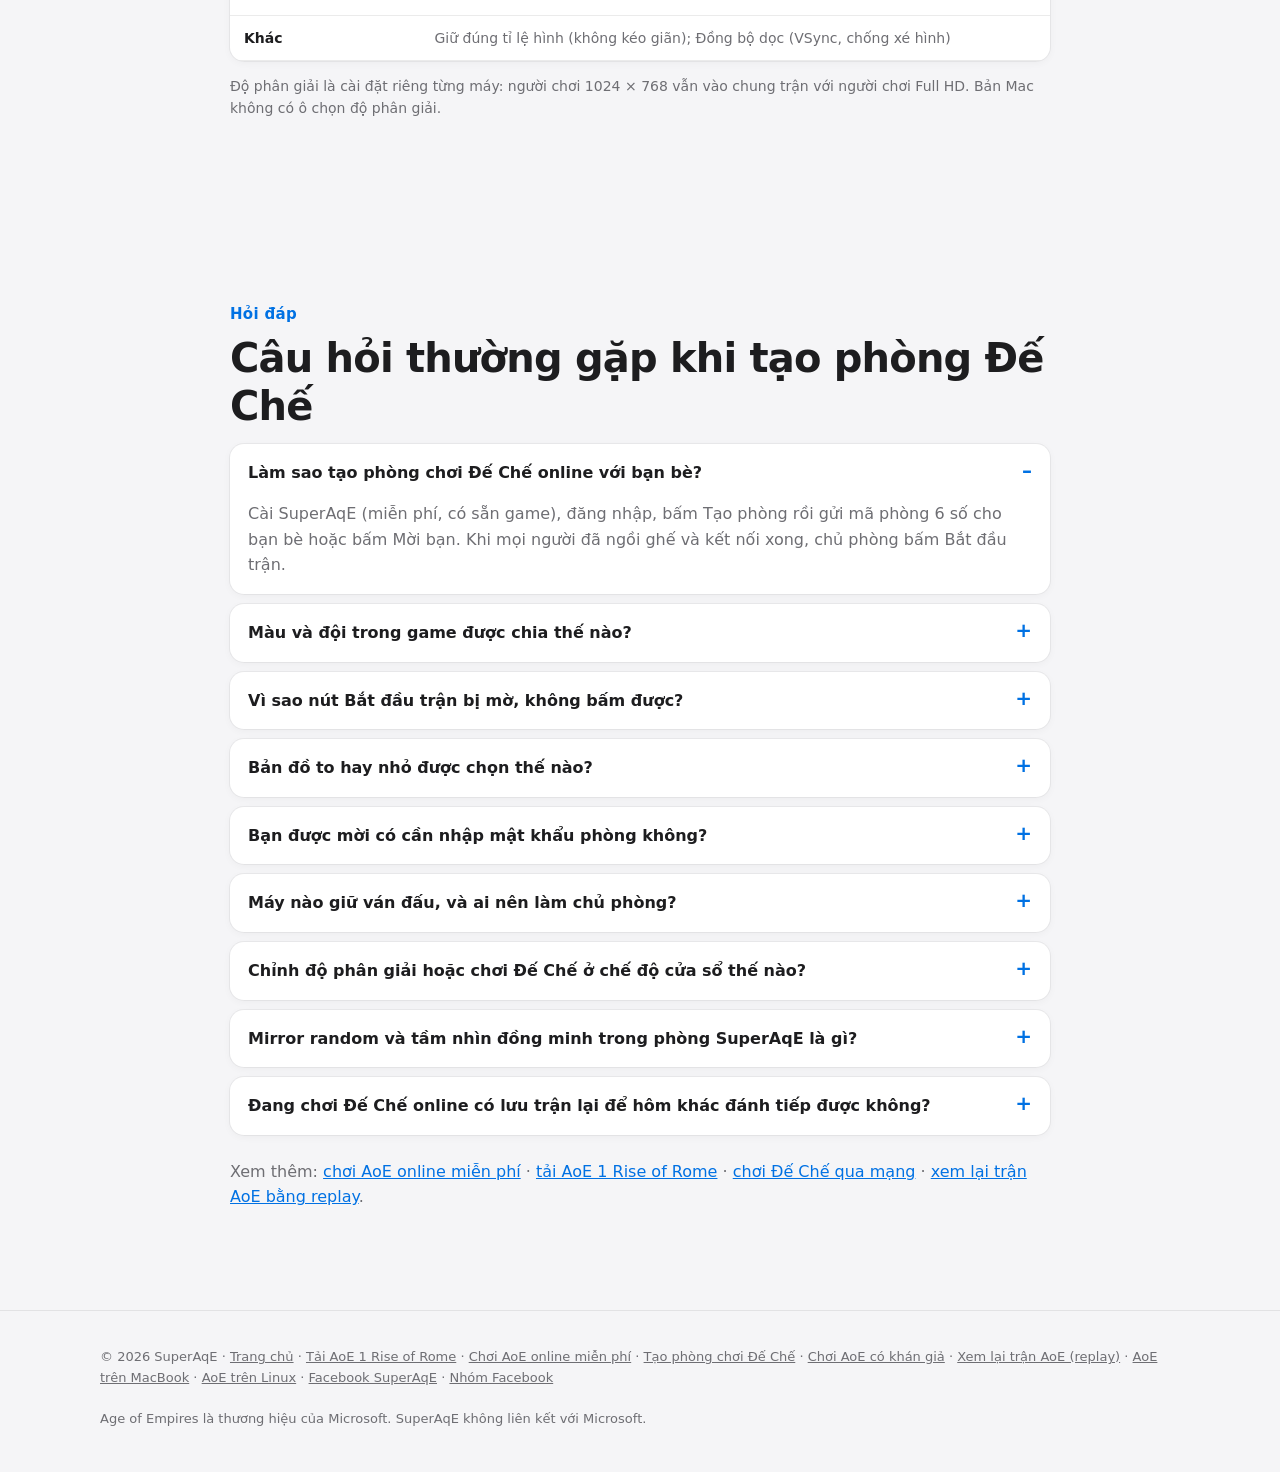
<file: tao-phong-choi-de-che/index.html>
<!doctype html>
<html lang="vi">
<head>
<meta charset="utf-8">
<meta name="viewport" content="width=device-width, initial-scale=1">
<title>Tạo phòng chơi Đế Chế online, mời bạn, chia đội – SuperAqE</title>
<meta name="description" content="Cách tạo phòng chơi Đế Chế (AoE1) online với SuperAqE: mã phòng 6 số, mời bạn, chia đội, tầm nhìn đồng minh, Mirror random, lưu trận đánh tiếp hôm khác.">
<link rel="canonical" href="https://superaqe.com/tao-phong-choi-de-che/">
<meta name="robots" content="index, follow, max-image-preview:large">
<link rel="alternate" hreflang="vi" href="https://superaqe.com/tao-phong-choi-de-che/">
<link rel="alternate" hreflang="x-default" href="https://superaqe.com/tao-phong-choi-de-che/">
<meta property="og:title" content="Tạo phòng chơi Đế Chế online: mời bạn, chia màu và đội">
<meta property="og:description" content="Hướng dẫn chủ phòng SuperAqE: tạo phòng, gửi mã 6 số, mời bạn bè, xếp ghế trái/phải thành hai đội, chờ mọi người kết nối rồi bấm Bắt đầu.">
<meta property="og:type" content="article">
<meta property="og:url" content="https://superaqe.com/tao-phong-choi-de-che/">
<meta property="og:image" content="https://superaqe.com/img/spectator.jpg">
<meta property="og:image:width" content="1366">
<meta property="og:image:height" content="768">
<meta property="og:image:alt" content="Một trận Đế Chế chơi online bằng SuperAqE, góc nhìn khán giả">
<meta property="og:locale" content="vi_VN">
<meta property="og:site_name" content="SuperAqE">
<meta name="twitter:card" content="summary_large_image">
<meta name="theme-color" content="#f5f5f7" media="(prefers-color-scheme: light)">
<meta name="theme-color" content="#111113" media="(prefers-color-scheme: dark)">
<link rel="icon" href="/favicon.svg" type="image/svg+xml">
<link rel="icon" href="/favicon-32.png" sizes="32x32" type="image/png">
<link rel="apple-touch-icon" href="/apple-touch-icon.png">
<script type="application/ld+json">
{
 "@context": "https://schema.org",
 "@type": "BreadcrumbList",
 "itemListElement": [
  {"@type": "ListItem", "position": 1, "name": "SuperAqE", "item": "https://superaqe.com/"},
  {"@type": "ListItem", "position": 2, "name": "Tạo phòng chơi Đế Chế", "item": "https://superaqe.com/tao-phong-choi-de-che/"}
 ]
}
</script>
<script type="application/ld+json">
{
 "@context": "https://schema.org",
 "@type": "HowTo",
 "name": "Cách tạo phòng chơi Đế Chế online với bạn bè bằng SuperAqE",
 "inLanguage": "vi",
 "totalTime": "PT5M",
 "step": [
  {"@type": "HowToStep", "position": 1, "name": "Tạo phòng", "text": "Mở SuperAqE, bấm ➕ Tạo phòng, đặt tên phòng và mật khẩu nếu muốn chơi riêng.", "url": "https://superaqe.com/tao-phong-choi-de-che/#tao-phong"},
  {"@type": "HowToStep", "position": 2, "name": "Gửi mã phòng hoặc mời bạn", "text": "Bấm 📋 Sao chép để gửi mã phòng 6 số, hoặc bấm 👥 Mời bạn để mời người trong danh sách bạn bè.", "url": "https://superaqe.com/tao-phong-choi-de-che/#moi-ban"},
  {"@type": "HowToStep", "position": 3, "name": "Xếp ghế", "text": "Kéo-thả người chơi vào 8 ghế hai bên: cột trái là đội 1, cột phải là đội 2; màu trong game theo thứ tự ghế có người.", "url": "https://superaqe.com/tao-phong-choi-de-che/#xep-ghe"},
  {"@type": "HowToStep", "position": 4, "name": "Chờ mọi người kết nối", "text": "Biển tên nhấp nháy là người đó đang kết nối tới máy chủ phòng; nút Bắt đầu mở khi mọi người ngồi ghế người chơi đã kết nối.", "url": "https://superaqe.com/tao-phong-choi-de-che/#ket-noi"},
  {"@type": "HowToStep", "position": 5, "name": "Bắt đầu trận", "text": "Chủ phòng bấm ▶ Bắt đầu trận; game tự mở cho mọi người, bản đồ và nước Random đã được đặt sẵn.", "url": "https://superaqe.com/tao-phong-choi-de-che/#bat-dau"}
 ]
}
</script>
<script type="application/ld+json">
{
 "@context": "https://schema.org",
 "@type": "FAQPage",
 "mainEntity": [
  {"@type": "Question", "name": "Làm sao tạo phòng chơi Đế Chế online với bạn bè?", "acceptedAnswer": {"@type": "Answer", "text": "Cài SuperAqE (miễn phí, có sẵn game), đăng nhập, bấm Tạo phòng rồi gửi mã phòng 6 số cho bạn bè hoặc bấm Mời bạn. Khi mọi người đã ngồi ghế và kết nối xong, chủ phòng bấm Bắt đầu trận."}},
  {"@type": "Question", "name": "Màu và đội trong game được chia thế nào?", "acceptedAnswer": {"@type": "Answer", "text": "Theo ghế trong phòng. Màu trong game là 1, 2, 3… theo thứ tự các ghế có người từ Nhất phẩm tới Bát phẩm, bỏ qua ghế trống. Người ngồi cột trái là đội 1, cột phải là đội 2; nếu chỉ một cột có người thì không chia đội. Chủ phòng vẫn sửa được trong màn thiết lập của game."}},
  {"@type": "Question", "name": "Vì sao nút Bắt đầu trận bị mờ, không bấm được?", "acceptedAnswer": {"@type": "Answer", "text": "Vì còn người ngồi ghế người chơi chưa kết nối xong tới máy chủ phòng (máy giữ ván đấu); biển tên của họ đang nhấp nháy và di chuột lên nút Bắt đầu sẽ thấy tên. Thường chỉ mất vài giây. Người ngồi ghế khán giả hoặc đứng chầu không làm chặn nút Bắt đầu."}},
  {"@type": "Question", "name": "Bản đồ to hay nhỏ được chọn thế nào?", "acceptedAnswer": {"@type": "Answer", "text": "SuperAqE tự chọn theo số người chơi: 1 đến 4 người là Large, 5 đến 6 người là Huge, 7 đến 8 người là Gigantic. Chủ phòng vẫn đổi được kích thước và kiểu bản đồ trong màn thiết lập của game."}},
  {"@type": "Question", "name": "Bạn được mời có cần nhập mật khẩu phòng không?", "acceptedAnswer": {"@type": "Answer", "text": "Không. Khi bạn mời một người trong danh sách bạn bè bằng nút Mời bạn, lời mời cho họ vào thẳng phòng, kể cả phòng có mật khẩu. Lời mời có hạn 10 phút."}},
  {"@type": "Question", "name": "Máy nào giữ ván đấu, và ai nên làm chủ phòng?", "acceptedAnswer": {"@type": "Answer", "text": "Máy của chủ phòng giữ ván đấu cho cả phòng; chủ phòng ngồi ghế Nhất phẩm và mang màu 1 trong game. Khi chưa vào ván, phòng tự đo máy và đường mạng của những người ngồi ghế người chơi rồi chuyển chủ phòng sang người tốt hơn rõ rệt. Chủ phòng cũng có thể tự nhường cho một người ngồi ghế người chơi có mạng ổn định hơn. Nếu máy chủ phòng tắt launcher hoặc mất mạng hẳn thì ván không chạy tiếp được cho tới khi máy đó quay lại."}},
  {"@type": "Question", "name": "Chỉnh độ phân giải hoặc chơi Đế Chế ở chế độ cửa sổ thế nào?", "acceptedAnswer": {"@type": "Answer", "text": "Trong SuperAqE vào Cài đặt, mục Cấu hình game: chọn độ phân giải 1024×768, 1280×1024, 1366×768, 1600×900 hoặc 1920×1080 và chế độ Toàn màn hình, Toàn màn hình không viền hoặc Cửa sổ. Thay đổi áp dụng từ lần mở game sau; trong phòng chờ cũng có nút Độ phân giải để đổi nhanh. Mỗi người chọn khác nhau vẫn chơi chung một trận. Bản Mac không có ô chọn độ phân giải."}},
  {"@type": "Question", "name": "Mirror random và tầm nhìn đồng minh trong phòng SuperAqE là gì?", "acceptedAnswer": {"@type": "Answer", "text": "Là hai tùy chọn chủ phòng bật hoặc tắt ở dải Tùy chọn của phòng, mặc định Tắt như Đế Chế gốc. Tầm nhìn đồng minh: người cùng đội thấy chung bản đồ ngay từ đầu trận, không cần nghiên cứu Chữ viết. Mirror random: lúc vào trận game chọn ngẫu nhiên nước cho đội 1, người thứ nhất, thứ hai… của đội 2 nhận đúng nước của người thứ nhất, thứ hai… đội 1."}},
  {"@type": "Question", "name": "Đang chơi Đế Chế online có lưu trận lại để hôm khác đánh tiếp được không?", "acceptedAnswer": {"@type": "Answer", "text": "Được, từ launcher 0.3.47. Trong trận bấm F3 để tạm dừng, hộp “Lưu trận và thoát?” hiện lên, bấm L để đề nghị. Mọi người chơi phải đồng ý (bấm Y); người đang mất kết nối được tính là đồng ý. Lưu xong game tự thoát. Hôm khác, đủ đúng những người chơi cũ vào một phòng, chủ phòng mở “💾 Trận đã lưu”, chọn trận rồi bấm “▶ Đánh tiếp” và Bắt đầu: game tua nhanh tới chỗ đã dừng rồi chơi tiếp."}}
 ]
}
</script>
<style>
:root {
  --gold: #e8c35a; --gold2: #b8902f; --ink: #221a12;
  --bg: #140f0a; --bg2: #1c150e; --panel: #2c2218; --panel2: #3a2d1e;
  --line: #5a4728; --text: #f2e6cf; --dim: #b7a583; --red: #a33a32; --green: #4f9a5a;
  --serif: "Playfair Display", Georgia, serif;
  --sans: "Be Vietnam Pro", "Segoe UI", system-ui, sans-serif;
}
* { box-sizing: border-box; }
html { scroll-behavior: smooth; }
body { margin: 0; background: var(--bg); color: var(--text); font-family: var(--sans); font-size: 16px; line-height: 1.6; overflow-x: hidden; }
a { color: var(--gold); }
img, svg { max-width: 100%; }
.wrap { max-width: 1120px; margin: 0 auto; padding: 0 20px; }
.wrap > * { min-width: 0; }

/* Header */
.top { position: sticky; top: 0; z-index: 10; background: rgba(20,15,10,.88); backdrop-filter: blur(8px); border-bottom: 1px solid rgba(184,144,47,.35); }
.top .wrap { display: flex; align-items: center; justify-content: space-between; height: 60px; gap: 16px; }
.brand { display: flex; align-items: center; gap: 10px; font-family: var(--serif); font-weight: 800; font-size: 22px; color: var(--gold); text-decoration: none; letter-spacing: .3px; }
.brand img { width: 30px; height: 36px; }
.nav { display: flex; gap: 22px; }
.nav a { color: var(--dim); text-decoration: none; font-size: 14px; font-weight: 500; }
.nav a:hover { color: var(--text); }
.nav .cta { color: var(--ink); background: linear-gradient(#e8c35a, #b8902f); padding: 7px 14px; border-radius: 8px; font-weight: 700; }
.nav .cta:hover { color: var(--ink); filter: brightness(1.08); }

/* Hero */
.hero { position: relative; padding: 90px 0 70px; background:
  radial-gradient(ellipse 80% 60% at 50% 0%, rgba(232,195,90,.16), transparent 70%),
  radial-gradient(ellipse at bottom, #2a2015, var(--bg) 70%); overflow: hidden; }
h1 { font-family: var(--serif); font-size: clamp(36px, 5.2vw, 58px); line-height: 1.1; margin: 18px 0 18px; font-weight: 800; }
h1 .g { color: var(--gold); }
.lead { font-size: 18px; color: var(--dim); max-width: 560px; margin: 0 0 30px; }
.btns { display: flex; flex-wrap: wrap; gap: 12px; }
.btn { display: inline-flex; align-items: center; gap: 10px; padding: 14px 20px; border-radius: 10px; font-weight: 700; font-size: 15px; text-decoration: none; transition: transform .15s, filter .15s; }
.btn:hover { transform: translateY(-1px); }
.btn svg { width: 20px; height: 20px; flex: none; }
.btn.primary { background: linear-gradient(#e8c35a, #b8902f); color: var(--ink); box-shadow: 0 8px 24px rgba(184,144,47,.25); }
.btn.primary:hover { filter: brightness(1.08); }
.btn.ghost { color: var(--text); border: 1px solid var(--line); background: rgba(58,45,30,.4); }
.btn.ghost:hover { border-color: var(--gold2); }
.btn small { display: block; font-weight: 500; font-size: 12px; opacity: .75; }
.meta { margin-top: 18px; font-size: 13px; color: var(--dim); }

/* Sections */
section { padding: 84px 0; scroll-margin-top: 60px; }
.alt { background: var(--bg2); border-top: 1px solid rgba(90,71,40,.5); border-bottom: 1px solid rgba(90,71,40,.5); }
.kicker { color: var(--gold); font-weight: 700; font-size: 13px; letter-spacing: 1.5px; text-transform: uppercase; }
h2 { font-family: var(--serif); font-size: clamp(28px, 3.6vw, 40px); line-height: 1.2; margin: 8px 0 14px; }
.steps { list-style: none; padding: 0; margin: 0; display: grid; gap: 16px; }
.steps li { display: grid; grid-template-columns: 40px 1fr; gap: 14px; }
.steps .n { width: 40px; height: 40px; border-radius: 50%; border: 1px solid var(--gold2); color: var(--gold); display: grid; place-items: center; font-weight: 700; font-family: var(--serif); }
.steps h3 { margin: 2px 0 2px; font-size: 16px; }
.steps p { margin: 0; color: var(--dim); font-size: 15px; }
.ticks { list-style: none; padding: 0; margin: 20px 0 0; display: grid; gap: 10px; }
.ticks li { padding-left: 28px; position: relative; color: var(--dim); }
.ticks li::before { content: ""; position: absolute; left: 0; top: 5px; width: 16px; height: 16px; border-radius: 50%; background: rgba(79,154,90,.2) url("data:image/svg+xml,%3Csvg xmlns='http://www.w3.org/2000/svg' viewBox='0 0 16 16'%3E%3Cpath d='M4 8.5l2.5 2.5L12 5.5' fill='none' stroke='%236fc27b' stroke-width='2' stroke-linecap='round' stroke-linejoin='round'/%3E%3C/svg%3E") center/16px no-repeat; }
.ticks b { color: var(--text); font-weight: 600; }
.note { border-left: 3px solid var(--gold2); background: rgba(232,195,90,.06); padding: 12px 16px; border-radius: 0 8px 8px 0; color: var(--dim); font-size: 14px; margin-top: 16px; }
.shot { margin: 24px 0 0; border: 1px solid rgba(184,144,47,.45); border-radius: 14px; overflow: hidden; background: var(--panel); }
.shot img { display: block; width: 100%; height: auto; }
.shot figcaption { padding: 12px 14px; font-size: 14px; color: var(--dim); border-top: 1px solid var(--line); }
.code { background: #0e0b07; border: 1px solid var(--line); border-radius: 10px; padding: 14px 16px; font-family: ui-monospace, Menlo, Consolas, monospace; font-size: 13px; color: #e9d8b0; overflow-x: auto; white-space: pre; }

/* FAQ */
.faq { max-width: 820px; display: grid; gap: 10px; }
details { background: var(--panel); border: 1px solid rgba(90,71,40,.9); border-radius: 12px; padding: 0 18px; }
details[open] { border-color: var(--gold2); }
summary { cursor: pointer; list-style: none; padding: 16px 0; font-weight: 600; display: flex; justify-content: space-between; gap: 12px; }
summary::-webkit-details-marker { display: none; }
summary::after { content: "+"; color: var(--gold); font-size: 20px; line-height: 1; }
details[open] summary::after { content: "–"; }
details p { margin: 0 0 16px; color: var(--dim); }

footer { padding: 36px 0 44px; border-top: 1px solid rgba(90,71,40,.6); color: var(--dim); font-size: 13px; }
footer .wrap { display: flex; justify-content: space-between; gap: 20px; flex-wrap: wrap; }
footer a { color: var(--dim); }

.page { padding: 64px 0 48px; }
.narrow { max-width: 860px; }
.crumbs { font-size: 13px; color: var(--dim); margin-bottom: 8px; }
.crumbs a { color: var(--dim); }
.answer { max-width: none; color: var(--text); }
section p { color: var(--dim); }
.tbl { overflow-x: auto; border: 1px solid rgba(184,144,47,.4); border-radius: 12px; margin: 20px 0 12px; }
table { width: 100%; border-collapse: collapse; font-size: 14px; min-width: 620px; }
th, td { text-align: left; padding: 11px 14px; border-bottom: 1px solid rgba(90,71,40,.6); vertical-align: top; }
thead th { background: var(--panel2); color: var(--gold); font-weight: 700; }
tbody th { color: var(--text); font-weight: 600; }
td { color: var(--dim); }
tbody tr:first-child { background: rgba(232,195,90,.07); }
.small { font-size: 14px; }
code { font-family: ui-monospace, Menlo, Consolas, monospace; font-size: 14px; background: #0e0b07; border: 1px solid var(--line); border-radius: 5px; padding: 1px 6px; color: #e9d8b0; }

@media (max-width: 900px) {
  .hero { padding: 56px 0 50px; }
  .nav a:not(.cta) { display: none; }
  section { padding: 60px 0; }
}
@media (max-width: 560px) {
  .wrap { padding: 0 16px; }
  .btn { width: 100%; justify-content: center; }
  .lead { font-size: 16px; }
}
@media (prefers-reduced-motion: reduce) { * { animation: none !important; transition: none !important; } html { scroll-behavior: auto; } }
/* SmartScreen hint under the Windows download buttons. */
.win-note { display: flex; align-items: flex-start; gap: 8px; margin: 10px 0 0; font-size: 13px; line-height: 1.5; color: var(--dim); }
.win-note svg { width: 15px; height: 15px; flex: none; margin-top: 2px; color: var(--gold); }
.win-note b { color: var(--text); font-weight: 600; }
</style>
<link rel="stylesheet" href="/modern.css">
</head>
<body>

<header class="top">
  <div class="wrap">
    <a class="brand" href="/">
      <img src="/favicon.svg" alt="" width="30" height="36">
      SuperAqE
    </a>
    <nav class="nav" aria-label="Menu chính">
      <a href="#tao-phong">Tạo phòng</a>
      <a href="#xep-ghe">Màu &amp; đội</a>
      <a href="#ket-noi">Kết nối</a>
      <a href="#hoi-dap">Hỏi đáp</a>
      <a class="cta" href="https://superaqe.com/download/setup">Tải về</a>
    </nav>
  </div>
</header>

<main>
<section class="hero page">
  <div class="wrap narrow">
    <nav class="crumbs" aria-label="Đường dẫn"><a href="/">SuperAqE</a> › <span>Tạo phòng chơi Đế Chế</span></nav>
    <h1>Tạo phòng chơi Đế Chế online, <span class="g">mời bạn và chia đội</span></h1>
    <p class="lead answer">Với SuperAqE, tạo phòng chơi Đế Chế (Age of Empires 1 Rise of Rome) online chỉ là bấm “Tạo phòng” rồi gửi mã 6 số hoặc mời bạn bè trong danh sách. Chủ phòng xếp người vào ghế: cột trái là đội 1, cột phải là đội 2, màu trong game đi theo thứ tự ghế. Khi mọi người đã kết nối, bấm “Bắt đầu trận” là game tự mở cho cả phòng với bản đồ hợp số người và nước Random. Chủ phòng còn bật được tầm nhìn đồng minh từ đầu trận hoặc Mirror random (hai đội cùng bộ nước).</p>
    <div class="btns">
      <a class="btn primary" href="https://superaqe.com/download/setup" download>
        <svg viewBox="0 0 24 24" fill="none" stroke="currentColor" stroke-width="2" stroke-linecap="round" stroke-linejoin="round" aria-hidden="true"><path d="M12 3v12M7 10l5 5 5-5M4 20h16"/></svg>
        <span>Tải SuperAqE cho Windows<small>SuperAoE-Setup.exe · khoảng 135 MB · có sẵn game</small></span>
      </a>
      <a class="btn ghost" href="/choi-aoe-tren-macbook/">
        <span>Dùng MacBook?<small>Xem bản Mac</small></span>
      </a>
    </div>
    <p class="win-note"><svg viewBox="0 0 24 24" fill="none" stroke="currentColor" stroke-width="2" stroke-linecap="round" stroke-linejoin="round" aria-hidden="true"><path d="M12 3l8 3v6c0 5-3.5 8-8 9-4.5-1-8-4-8-9V6z"/><path d="M12 8v4M12 16h.01"/></svg><span>Nếu Windows hiện “Windows protected your PC”, bấm <b>More info</b> → <b>Run anyway</b>.</span></p>
    <p class="meta">Cập nhật lần cuối: <time datetime="2026-11-26">26/11/2026</time> · Áp dụng cho launcher 1.0.48 (Windows, Mac và Linux, tự cập nhật)</p>
  </div>
</section>

<section id="tao-phong">
  <div class="wrap narrow">
    <div class="kicker">Bước 1–2</div>
    <h2>Tạo phòng và gửi mã cho bạn bè</h2>
    <ol class="steps">
      <li><span class="n">1</span><div><h3>Bấm “➕ Tạo phòng”</h3><p>Ở màn hình “Phòng đang mở” của SuperAqE. Đặt tên phòng (mặc định “Phòng của &lt;tên bạn&gt;”) và mật khẩu nếu chỉ muốn chơi với người quen; để trống mật khẩu thì ai cũng thấy và vào được.</p></div></li>
      <li id="moi-ban"><span class="n">2</span><div><h3>Gửi mã phòng 6 số hoặc bấm “👥 Mời bạn”</h3><p>Mã phòng hiện ngay dưới tên phòng, bấm “📋 Sao chép” để gửi qua Zalo, Messenger. Người nhận dán vào ô “Vào bằng mã” (dán cả câu “Mã phòng: 482913” cũng được). Nếu đã kết bạn trong mục “👥 Bạn bè”, bấm “👥 Mời bạn”: bạn của bạn nhận thông báo và vào thẳng phòng, không phải nhập mật khẩu (lời mời có hạn 10 phút).</p></div></li>
    </ol>
    <p class="note">Chưa có ai để chơi? Người khác cũng có thể tìm thấy phòng không mật khẩu trong danh sách hoặc qua nút “⚡ Vào nhanh”. Nhóm Facebook SuperAqE là nơi hẹn trận (link ở cuối trang).</p>
  </div>
</section>

<section id="xep-ghe" class="alt">
  <div class="wrap narrow">
    <div class="kicker">Bước 3</div>
    <h2>Xếp ghế: màu và đội theo phẩm hàm</h2>
    <p>Phòng chờ của SuperAqE dựng như một điện rồng: 8 ghế người chơi chia hai cột (Nhất phẩm tới Tứ phẩm bên trái, Ngũ phẩm tới Bát phẩm bên phải), 4 ghế khán giả trên bệ (hai ngai ở giữa, hai thái giám hai bên; chủ phòng chọn khán giả xem một bên hay cả hai, trực tiếp hay chậm, xem <a href="/choi-aoe-co-khan-gia/#cai-dat-xem">cài đặt xem trận</a>), người chưa có ghế đứng chầu ở giữa sân. Mỗi phòng tối đa 15 người. Ai cũng tự bấm vào ghế trống để ngồi; chủ phòng (👑) kéo-thả người giữa các ghế để sắp xếp.</p>
    <div class="tbl">
      <table>
        <thead><tr><th scope="col">Trong phòng</th><th scope="col">Trong game</th></tr></thead>
        <tbody>
          <tr><th scope="row">Thứ tự ghế có người (Nhất → Bát phẩm)</th><td>Số người chơi / màu 1, 2, 3…, bỏ qua ghế trống. Ví dụ chỉ Nhất phẩm và Ngũ phẩm có người: màu 1 (xanh dương) và màu 2 (đỏ).</td></tr>
          <tr><th scope="row">Cột trái (Nhất – Tứ phẩm)</th><td>Đội 1</td></tr>
          <tr><th scope="row">Cột phải (Ngũ – Bát phẩm)</th><td>Đội 2</td></tr>
          <tr><th scope="row">Chỉ một cột có người</th><td>Không chia đội (mỗi người một phe)</td></tr>
          <tr><th scope="row">Số người chơi 1–4 / 5–6 / 7–8</th><td>Bản đồ Large / Huge / Gigantic</td></tr>
          <tr><th scope="row">Nước (civilization)</th><td>Mặc định Random cho mọi người; vào trận game tự chọn ngẫu nhiên một nước (bật <a href="#tuy-chon-phong">Mirror random</a> thì đội 2 nhận đúng bộ nước của đội 1)</td></tr>
        </tbody>
      </table>
    </div>
    <p class="small">Đây chỉ là thiết lập ban đầu. Trong màn thiết lập của game, chủ phòng vẫn đổi được bản đồ, đội, màu như Đế Chế gốc, và mỗi người vẫn tự chọn nước của mình nếu không muốn Random.</p>
    <ul class="ticks">
      <li><b>Chơi 2 vs 2:</b> hai người ngồi Nhất, Nhị phẩm; hai người ngồi Ngũ, Lục phẩm.</li>
      <li><b>Chơi 1 vs 1:</b> một người cột trái, một người cột phải.</li>
      <li><b>Đánh tự do (free for all):</b> cho mọi người ngồi cùng một cột.</li>
      <li><b>Có người chỉ muốn xem:</b> mời họ lên ghế khán giả, xem trực tiếp bằng đồ họa gốc. Chi tiết ở <a href="/choi-aoe-co-khan-gia/">chơi AoE có khán giả</a>.</li>
    </ul>
    <p class="small">Muốn biết người lạ trong phòng chơi thế nào? Chuột phải vào tên họ → “📜 Lịch sử đấu” để xem các trận gần đây và thắng thua, hoặc “➕ Kết bạn” để lần sau mời nhanh.</p>
  </div>
</section>

<section id="ket-noi">
  <div class="wrap narrow">
    <div class="kicker">Bước 4</div>
    <h2>Chờ mọi người kết nối tới máy chủ phòng</h2>
    <p>Trận SuperAqE chạy P2P: máy của <b>chủ phòng</b> (👑) giữ ván đấu cho cả phòng, máy những người khác nối tới đó. Từ launcher 1.0.0, chủ phòng luôn ngồi ghế Nhất phẩm và mang màu 1 trong game. Ngay khi vào phòng, máy mọi người đã kết nối sẵn tới máy chủ phòng chứ không đợi tới lúc bấm Bắt đầu, nên vào trận nhanh hơn và phát hiện sớm máy nào có vấn đề mạng.</p>
    <ul class="ticks">
      <li><b>Biển tên nhấp nháy</b> = người đó đang kết nối tới máy chủ phòng. Thường xong trong vài giây.</li>
      <li><b>Nút “▶ Bắt đầu trận” mờ</b> khi còn người ngồi ghế người chơi chưa kết nối; di chuột lên nút để xem đang chờ ai. Ghế khán giả và người đứng chầu không chặn nút này.</li>
      <li id="chu-phong"><b>Phòng tự chọn chủ phòng:</b> launcher đo máy và đường mạng của những người ngồi ghế người chơi. Khi chưa vào ván, nếu có người tốt hơn chủ phòng hiện tại rõ rệt thì phòng chuyển chủ phòng sang người đó, báo một dòng trong chat phòng, và mọi người tự nối lại tới máy mới.</li>
      <li><b>Nhường chủ phòng bằng tay:</b> chủ phòng bấm vào một người đang ngồi ghế người chơi rồi chọn “Nhường chủ phòng”. Phòng giữ lựa chọn này cho tới khi người đó đứng lên hoặc rời phòng.</li>
      <li><b>Ghế tự dời theo chủ phòng:</b> chủ phòng mới được đưa về ghế Nhất phẩm; nếu họ đang ngồi cột phải thì hai cột đổi chỗ cho nhau. Không ai bị đổi đội, chỉ là đội của chủ phòng thành đội 1. Ghế không dời khi ván đang chạy.</li>
      <li><b>Người đứng chầu</b> (chưa ngồi ghế) kết nối qua máy chủ trung gian, không thấy địa chỉ IP của máy chủ phòng; như mọi game P2P, người chơi trong trận thì thấy.</li>
    </ul>
    <p class="note">Nếu phòng chọn chưa hợp ý, hãy nhường chủ phòng cho người có mạng ổn định nhất: máy chủ phòng tắt launcher hoặc mất mạng hẳn thì ván không chạy tiếp được cho tới khi máy đó quay lại. Người khác rớt mạng thì trận tạm dừng chờ tối đa 30 phút và có nút “↻ Vào lại trận”, hoặc sau 2 phút phía còn lại bấm “Không chờ” (phím K) để đánh tiếp; xem thêm ở <a href="/choi-de-che-qua-mang/">chơi Đế Chế qua mạng</a>.</p>
  </div>
</section>

<section id="tuy-chon-phong" class="alt">
  <div class="wrap narrow">
    <div class="kicker">Trước khi bắt đầu</div>
    <h2>Tùy chọn phòng: tầm nhìn đồng minh, Mirror random, độ phân giải</h2>
    <p>Ngay dưới tên phòng có dải “⚙ Tùy chọn”. Hai nút đầu do chủ phòng bật hoặc tắt, cả phòng đều thấy trạng thái và nút bị khóa khi trận đang chạy. Mặc định cả hai đều Tắt, tức là chơi đúng luật Đế Chế gốc.</p>
    <div class="tbl">
      <table>
        <thead><tr><th scope="col">Nút trong phòng</th><th scope="col">Khi bật</th><th scope="col">Ai đổi</th></tr></thead>
        <tbody>
          <tr><th scope="row">👁 Tầm nhìn đồng minh</th><td>Người cùng đội thấy chung bản đồ ngay từ đầu trận, không phải nghiên cứu Chữ viết (Writing). Replay ghi lại tùy chọn này nên xem lại vẫn đúng như trận thật.</td><td>Chủ phòng</td></tr>
          <tr><th scope="row">🪞 Mirror random</th><td>Màn thiết lập vẫn để Random. Lúc vào trận, game chọn ngẫu nhiên nước cho đội 1, rồi người thứ nhất, thứ hai… của đội 2 (theo thứ tự phẩm) nhận đúng nước của người thứ nhất, thứ hai… đội 1. Hai đội cùng bộ nước, bớt cảnh “bốc” phải nước yếu. Cần có hai đội (cả hai cột có người); đội 2 đông hơn thì người dư nhận nước ngẫu nhiên riêng.</td><td>Chủ phòng</td></tr>
          <tr><th scope="row">🖥 Độ phân giải</th><td>Mở nhanh cấu hình hiển thị của máy bạn (xem <a href="#cau-hinh">bảng bên dưới</a>), có thêm 1024 × 768 và 1280 × 1024 trên Windows.</td><td>Từng người, riêng máy mình</td></tr>
        </tbody>
      </table>
    </div>
    <ul class="ticks">
      <li><b>Chia đội cho cân:</b> phòng chờ hiện số phút trung bình mỗi người click lên Đời Đồng, tính từ các trận SuperAqE đã có thống kê. Người chưa có trận nào thì chưa có số.</li>
      <li><b>Mọi máy cùng luật:</b> tùy chọn được gửi tới mọi người trong trận, kể cả khán giả và người vào lại trận, nên không ai bị lệch. Launcher tự cập nhật, cả phòng luôn cùng một bản.</li>
    </ul>
    <p class="note">Hai tùy chọn này mới có (tầm nhìn đồng minh từ launcher 0.3.27, Mirror random từ 0.3.36). Nếu thấy trận không đúng như mô tả, báo trong <a href="https://www.facebook.com/groups/1496567506003702" target="_blank" rel="noopener">nhóm Facebook SuperAqE</a> kèm số trận để được kiểm tra.</p>
  </div>
</section>

<section id="bat-dau">
  <div class="wrap narrow">
    <div class="kicker">Bước 5</div>
    <h2>Bắt đầu trận và sau trận</h2>
    <ol class="steps">
      <li><span class="n">5</span><div><h3>Chủ phòng bấm “▶ Bắt đầu trận”</h3><p>Game tự mở cho từng người đúng vai (người chơi hoặc khán giả), không gõ IP, không chọn kiểu kết nối. Màn thiết lập đã có sẵn màu, đội, bản đồ và nước Random như bảng trên.</p></div></li>
      <li><span class="n">6</span><div><h3>Hết ván vẫn ở lại phòng</h3><p>Đánh tiếp ván sau với cùng nhóm, đổi ghế nếu muốn chia lại đội. Chủ phòng có nút “⏹ Kết thúc ván” khi cần dừng ván đang chạy.</p></div></li>
      <li><span class="n">7</span><div><h3>Xem thống kê và replay</h3><p>Trận online được lưu tự động. Trong “🎬 Lịch sử trận / Xem lại”, bấm vào một trận để xem số lính giết, lính mất, giờ lên đời Công Cụ / Đồng / Sắt, biểu đồ dân số và quân đội, rồi bấm “▶ Xem lại” để coi lại cả trận. Xem <a href="/xem-lai-tran-aoe-replay/">xem lại trận AoE bằng replay</a>.</p></div></li>
    </ol>
  </div>
</section>

<section id="luu-tran" class="alt">
  <div class="wrap narrow">
    <div class="kicker">Hết giờ mà chưa phân thắng thua?</div>
    <h2>Lưu trận giữa chừng, hôm khác đánh tiếp</h2>
    <p>Từ launcher 0.3.47, một trận SuperAqE đang chơi dở có thể lưu lại rồi thoát, hôm khác cả nhóm vào đánh tiếp đúng chỗ đã dừng: cùng nhà, cùng quân, cùng tài nguyên, cùng giờ game. Hợp với những trận 3–4 người kéo dài cả tiếng mà đã tới giờ đi ngủ hay đi làm.</p>
    <ol class="steps">
      <li><span class="n">1</span><div><h3>Bấm F3, rồi L</h3><p>Trong trận bấm <code>F3</code> để tạm dừng như bình thường. Hộp “Lưu trận và thoát?” hiện lên; bấm <code>L</code> để đề nghị lưu (bấm <code>F3</code> hoặc <code>Esc</code> để đóng hộp).</p></div></li>
      <li><span class="n">2</span><div><h3>Mọi người chơi đồng ý</h3><p>Người chơi khác thấy dòng “… đề nghị lưu trận và thoát”, bấm <code>Y</code> để đồng ý hoặc <code>N</code> để từ chối. Chỉ cần một người từ chối là trận chơi tiếp. Người đang mất kết nối hoặc đang vào lại trận không bị hỏi và được tính là đồng ý. Không ai trả lời trong 60 giây thì hộp tự đóng.</p></div></li>
      <li><span class="n">3</span><div><h3>Game tự thoát, trận được lưu</h3><p>Trận đã lưu chưa tính thắng thua. Trong phòng, nút “💾 Trận đã lưu” trên dải Tùy chọn liệt kê các trận bạn đã lưu; bản nào không cần nữa thì xoá.</p></div></li>
      <li><span class="n">4</span><div><h3>Hôm khác: “▶ Đánh tiếp”</h3><p>Đủ đúng những người chơi cũ vào một phòng (ngồi ghế nào cũng được, màu và đội lấy theo trận cũ). Chủ phòng, cũng phải là một người chơi của trận đó, mở “💾 Trận đã lưu” và bấm “▶ Đánh tiếp”; thanh “Còn thiếu: …” cho biết còn chờ ai. Đủ người thì bấm Bắt đầu: game của mọi người tua nhanh tới chỗ đã dừng rồi chơi tiếp, tầm nhìn đồng minh và Mirror random giữ như trận cũ.</p></div></li>
    </ol>
    <ul class="ticks">
      <li><b>Giới hạn:</b> mỗi người giữ tối đa 10 trận đã lưu, trận lưu quá 30 ngày bị xoá, một trận lưu tối đa 3 lần. Đánh tiếp tới hết trận thì có kết quả và replay như mọi trận khác.</li>
      <li><b>Không phải file save của game:</b> SuperAqE lưu toàn bộ lệnh của trận trên máy chủ (giống <a href="/xem-lai-tran-aoe-replay/">replay</a>) rồi cho game chạy lại tới chỗ dừng, nên không ai phải gửi file cho ai.</li>
    </ul>
    <p class="note">Lưu trận là tính năng mới (launcher 0.3.47–0.3.48, tháng 10/2026), chưa thử với trận có máy (AI). Nếu lưu hoặc đánh tiếp không được, báo trong <a href="https://www.facebook.com/groups/1496567506003702" target="_blank" rel="noopener">nhóm Facebook SuperAqE</a> kèm số trận để được kiểm tra.</p>
  </div>
</section>

<section id="cau-hinh">
  <div class="wrap narrow">
    <div class="kicker">Tùy chỉnh</div>
    <h2>Độ phân giải, toàn màn hình hay cửa sổ</h2>
    <p>Vào “⚙️ Cài đặt” → “Cấu hình game” trong SuperAqE, hoặc bấm nút “🖥 Độ phân giải” ngay trong phòng chờ. Thay đổi áp dụng từ lần mở game sau, cho cả lúc chơi, xem trực tiếp và xem replay.</p>
    <div class="tbl">
      <table>
        <thead><tr><th scope="col">Tùy chọn</th><th scope="col">Lựa chọn</th></tr></thead>
        <tbody>
          <tr><th scope="row">Độ phân giải (Windows)</th><td>1024 × 768 và 1280 × 1024 (hợp màn hình cũ, tỉ lệ 4:3 / 5:4), 1366 × 768, 1600 × 900, 1920 × 1080 (Full HD)</td></tr>
          <tr><th scope="row">Chế độ hiển thị</th><td>Toàn màn hình; Toàn màn hình không viền (dễ chuyển cửa sổ); Cửa sổ</td></tr>
          <tr><th scope="row">Khác</th><td>Giữ đúng tỉ lệ hình (không kéo giãn); Đồng bộ dọc (VSync, chống xé hình)</td></tr>
        </tbody>
      </table>
    </div>
    <p class="small">Độ phân giải là cài đặt riêng từng máy: người chơi 1024 × 768 vẫn vào chung trận với người chơi Full HD. Bản Mac không có ô chọn độ phân giải.</p>
  </div>
</section>

<section id="hoi-dap">
  <div class="wrap narrow">
    <div class="kicker">Hỏi đáp</div>
    <h2>Câu hỏi thường gặp khi tạo phòng Đế Chế</h2>
    <div class="faq">
      <details open><summary>Làm sao tạo phòng chơi Đế Chế online với bạn bè?</summary><p>Cài SuperAqE (miễn phí, có sẵn game), đăng nhập, bấm Tạo phòng rồi gửi mã phòng 6 số cho bạn bè hoặc bấm Mời bạn. Khi mọi người đã ngồi ghế và kết nối xong, chủ phòng bấm Bắt đầu trận.</p></details>
      <details><summary>Màu và đội trong game được chia thế nào?</summary><p>Theo ghế trong phòng. Màu trong game là 1, 2, 3… theo thứ tự các ghế có người từ Nhất phẩm tới Bát phẩm, bỏ qua ghế trống. Người ngồi cột trái là đội 1, cột phải là đội 2; nếu chỉ một cột có người thì không chia đội. Chủ phòng vẫn sửa được trong màn thiết lập của game.</p></details>
      <details><summary>Vì sao nút Bắt đầu trận bị mờ, không bấm được?</summary><p>Vì còn người ngồi ghế người chơi chưa kết nối xong tới máy chủ phòng (máy giữ ván đấu); biển tên của họ đang nhấp nháy và di chuột lên nút Bắt đầu sẽ thấy tên. Thường chỉ mất vài giây. Người ngồi ghế khán giả hoặc đứng chầu không làm chặn nút Bắt đầu.</p></details>
      <details><summary>Bản đồ to hay nhỏ được chọn thế nào?</summary><p>SuperAqE tự chọn theo số người chơi: 1 đến 4 người là Large, 5 đến 6 người là Huge, 7 đến 8 người là Gigantic. Chủ phòng vẫn đổi được kích thước và kiểu bản đồ trong màn thiết lập của game.</p></details>
      <details><summary>Bạn được mời có cần nhập mật khẩu phòng không?</summary><p>Không. Khi bạn mời một người trong danh sách bạn bè bằng nút Mời bạn, lời mời cho họ vào thẳng phòng, kể cả phòng có mật khẩu. Lời mời có hạn 10 phút.</p></details>
      <details><summary>Máy nào giữ ván đấu, và ai nên làm chủ phòng?</summary><p>Máy của chủ phòng giữ ván đấu cho cả phòng; chủ phòng ngồi ghế Nhất phẩm và mang màu 1 trong game. Khi chưa vào ván, phòng tự đo máy và đường mạng của những người ngồi ghế người chơi rồi chuyển chủ phòng sang người tốt hơn rõ rệt. Chủ phòng cũng có thể tự nhường cho một người ngồi ghế người chơi có mạng ổn định hơn. Nếu máy chủ phòng tắt launcher hoặc mất mạng hẳn thì ván không chạy tiếp được cho tới khi máy đó quay lại.</p></details>
      <details><summary>Chỉnh độ phân giải hoặc chơi Đế Chế ở chế độ cửa sổ thế nào?</summary><p>Trong SuperAqE vào Cài đặt, mục Cấu hình game: chọn độ phân giải 1024×768, 1280×1024, 1366×768, 1600×900 hoặc 1920×1080 và chế độ Toàn màn hình, Toàn màn hình không viền hoặc Cửa sổ. Thay đổi áp dụng từ lần mở game sau; trong phòng chờ cũng có nút Độ phân giải để đổi nhanh. Mỗi người chọn khác nhau vẫn chơi chung một trận. Bản Mac không có ô chọn độ phân giải.</p></details>
      <details><summary>Mirror random và tầm nhìn đồng minh trong phòng SuperAqE là gì?</summary><p>Là hai tùy chọn chủ phòng bật hoặc tắt ở dải Tùy chọn của phòng, mặc định Tắt như Đế Chế gốc. Tầm nhìn đồng minh: người cùng đội thấy chung bản đồ ngay từ đầu trận, không cần nghiên cứu Chữ viết. Mirror random: lúc vào trận game chọn ngẫu nhiên nước cho đội 1, người thứ nhất, thứ hai… của đội 2 nhận đúng nước của người thứ nhất, thứ hai… đội 1.</p></details>
      <details><summary>Đang chơi Đế Chế online có lưu trận lại để hôm khác đánh tiếp được không?</summary><p>Được, từ launcher 0.3.47. Trong trận bấm F3 để tạm dừng, hộp “Lưu trận và thoát?” hiện lên, bấm L để đề nghị. Mọi người chơi phải đồng ý (bấm Y); người đang mất kết nối được tính là đồng ý. Lưu xong game tự thoát. Hôm khác, đủ đúng những người chơi cũ vào một phòng, chủ phòng mở “💾 Trận đã lưu”, chọn trận rồi bấm “▶ Đánh tiếp” và Bắt đầu: game tua nhanh tới chỗ đã dừng rồi chơi tiếp.</p></details>
    </div>
    <p style="margin-top:24px">Xem thêm: <a href="/choi-aoe-online-mien-phi/">chơi AoE online miễn phí</a> · <a href="/tai-aoe-rise-of-rome/">tải AoE 1 Rise of Rome</a> · <a href="/choi-de-che-qua-mang/">chơi Đế Chế qua mạng</a> · <a href="/xem-lai-tran-aoe-replay/">xem lại trận AoE bằng replay</a>.</p>
  </div>
</section>
</main>

<footer>
  <div class="wrap">
    <span>© 2026 SuperAqE · <a href="/">Trang chủ</a> · <a href="/tai-aoe-rise-of-rome/">Tải AoE 1 Rise of Rome</a> · <a href="/choi-aoe-online-mien-phi/">Chơi AoE online miễn phí</a> · <a href="/tao-phong-choi-de-che/">Tạo phòng chơi Đế Chế</a> · <a href="/choi-aoe-co-khan-gia/">Chơi AoE có khán giả</a> · <a href="/xem-lai-tran-aoe-replay/">Xem lại trận AoE (replay)</a> · <a href="/choi-aoe-tren-macbook/">AoE trên MacBook</a> · <a href="/choi-aoe-tren-linux/">AoE trên Linux</a> · <a href="https://www.facebook.com/profile.php?id=61595397195188" target="_blank" rel="noopener">Facebook SuperAqE</a> · <a href="https://www.facebook.com/groups/1496567506003702" target="_blank" rel="noopener">Nhóm Facebook</a></span>
    <span>Age of Empires là thương hiệu của Microsoft. SuperAqE không liên kết với Microsoft.</span>
  </div>
</footer>
<script src="/chat.js" defer></script>
</body>
</html>
</file>
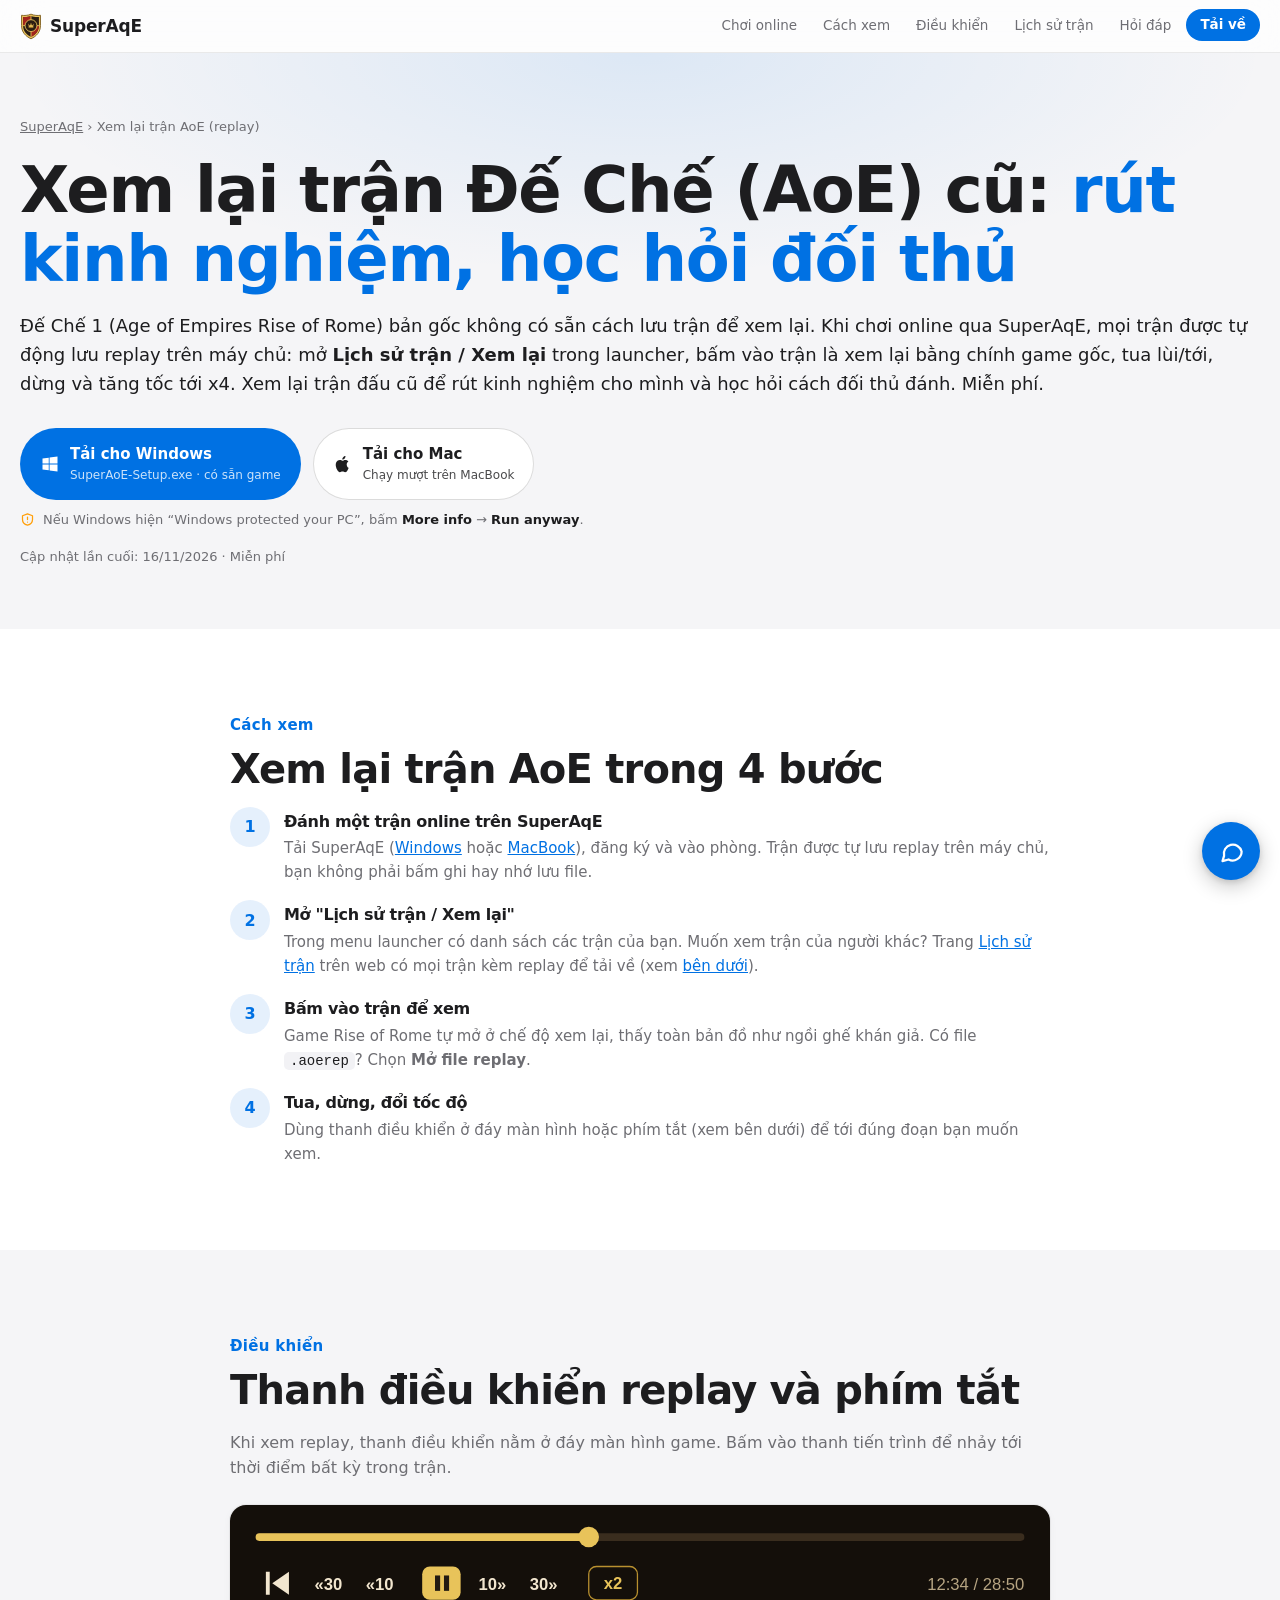
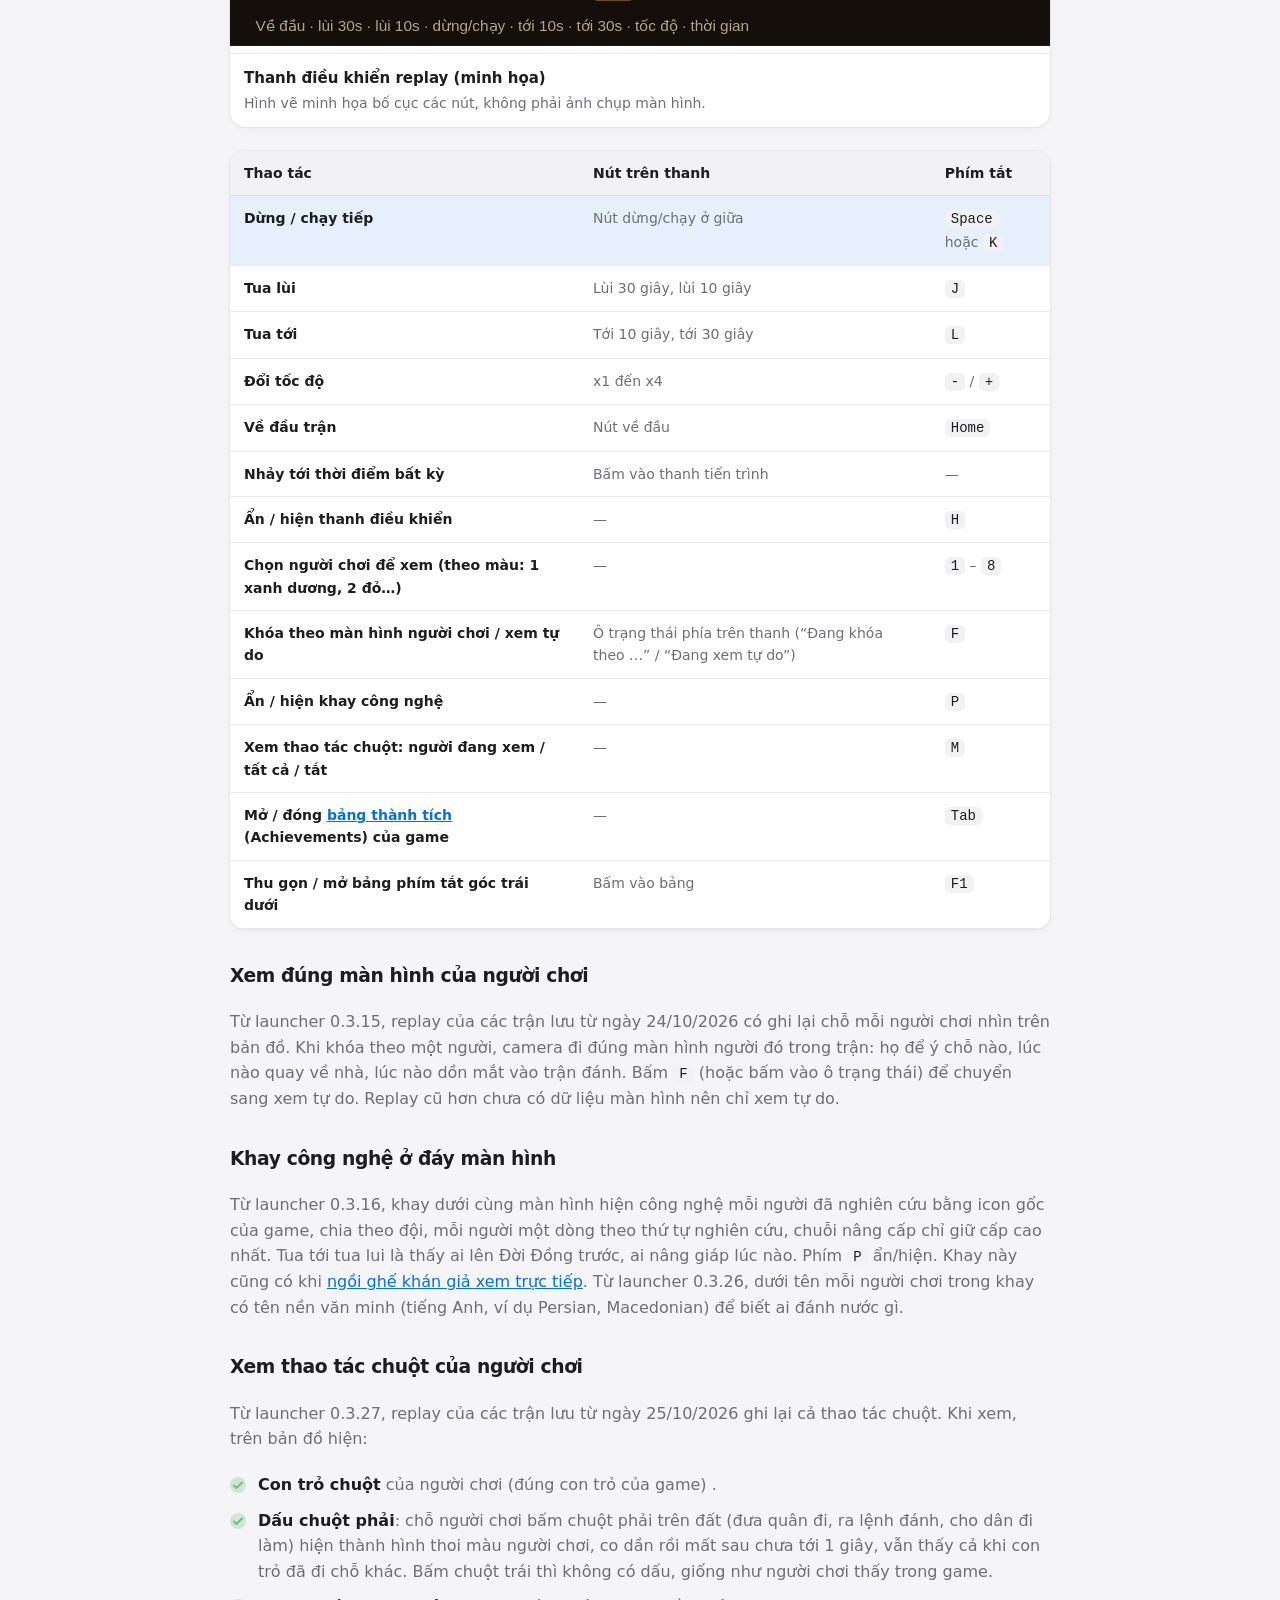
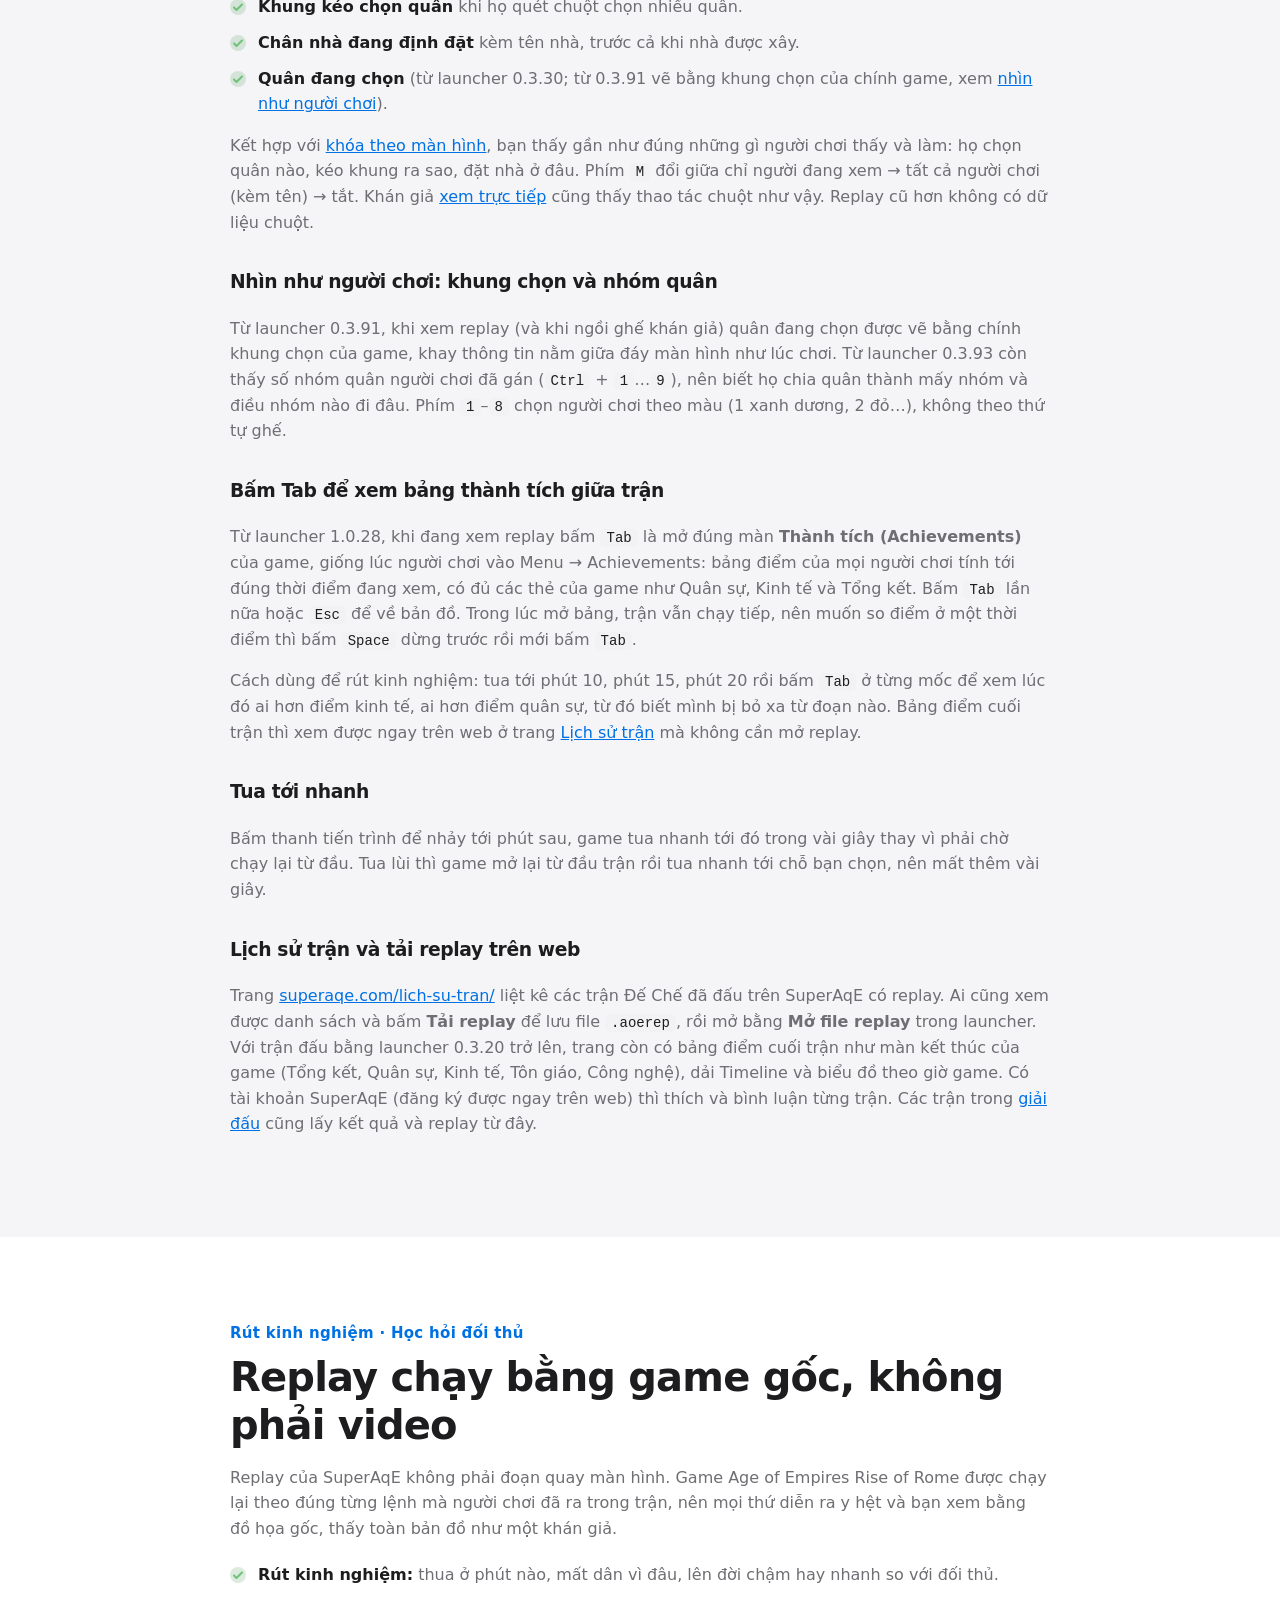
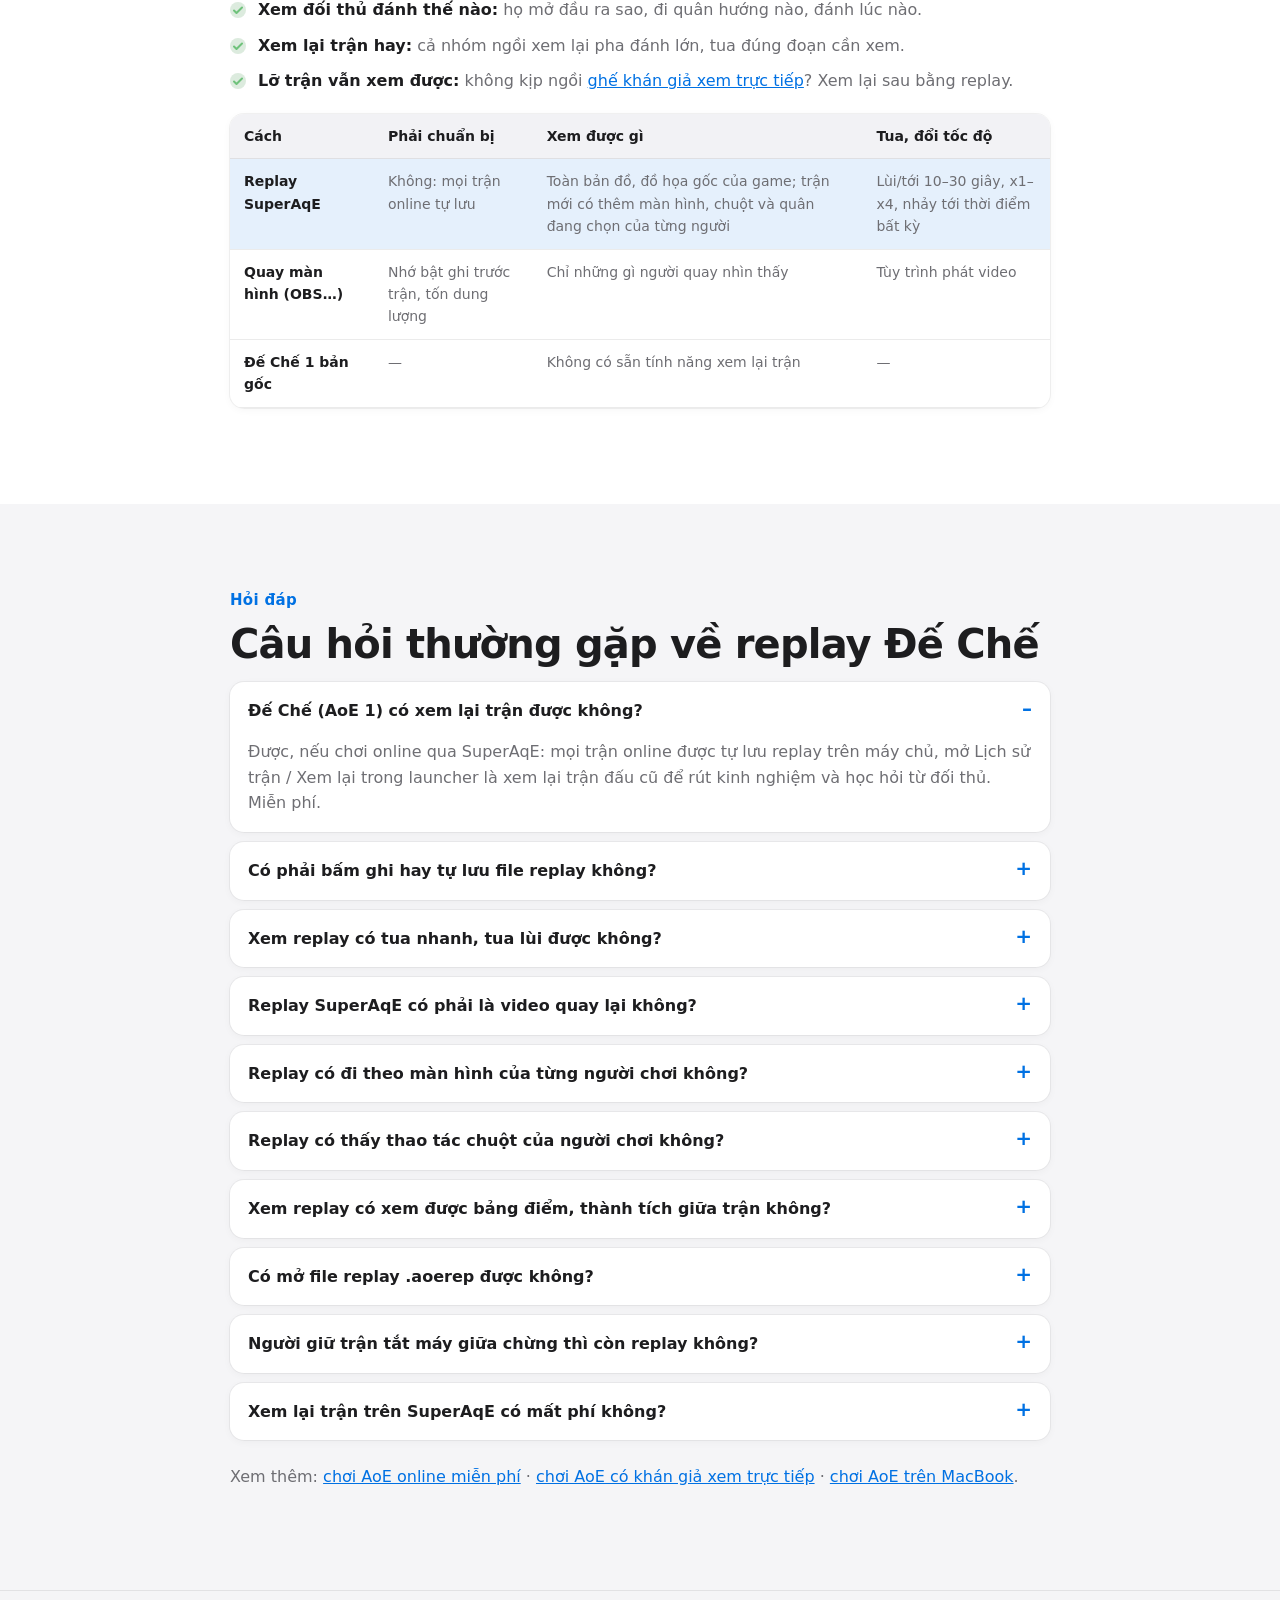
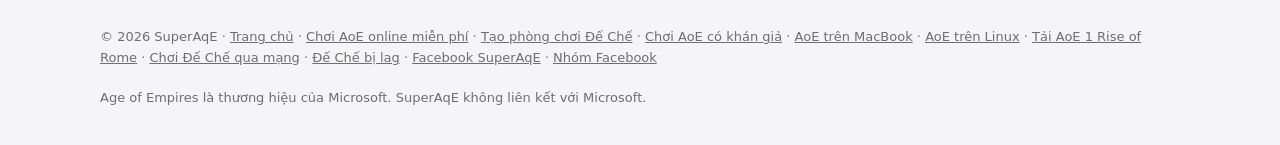
<file: xem-lai-tran-aoe-replay/index.html>
<!doctype html>
<html lang="vi">
<head>
<meta charset="utf-8">
<meta name="viewport" content="width=device-width, initial-scale=1">
<title>Xem lại trận Đế Chế (AoE) cũ bằng replay – SuperAqE</title>
<meta name="description" content="Xem lại trận Đế Chế (AoE) cũ để rút kinh nghiệm: SuperAqE tự lưu replay mọi trận online, thấy màn hình và thao tác chuột người chơi, tua, x4. Miễn phí.">
<link rel="canonical" href="https://superaqe.com/xem-lai-tran-aoe-replay/">
<link rel="alternate" hreflang="vi" href="https://superaqe.com/xem-lai-tran-aoe-replay/">
<link rel="alternate" hreflang="x-default" href="https://superaqe.com/xem-lai-tran-aoe-replay/">
<meta property="og:title" content="Xem lại trận Đế Chế cũ: rút kinh nghiệm, học hỏi đối thủ">
<meta property="og:description" content="Mọi trận AoE online trên SuperAqE được tự lưu replay. Xem lại trận đấu cũ bằng game gốc để rút kinh nghiệm và học hỏi từ đối thủ: tua, dừng, tăng tốc tới x4.">
<meta property="og:type" content="article">
<meta property="og:url" content="https://superaqe.com/xem-lai-tran-aoe-replay/">
<meta property="og:image" content="https://superaqe.com/img/spectator.jpg">
<meta property="og:image:width" content="1366">
<meta property="og:image:height" content="768">
<meta property="og:image:alt" content="Góc nhìn toàn bản đồ trong một trận Đế Chế trên SuperAqE">
<meta name="robots" content="index, follow, max-image-preview:large">
<meta property="og:locale" content="vi_VN">
<meta property="og:site_name" content="SuperAqE">
<meta name="twitter:card" content="summary_large_image">
<meta name="twitter:title" content="Xem lại trận Đế Chế cũ: rút kinh nghiệm, học hỏi đối thủ">
<meta name="twitter:description" content="Lưu và xem lại trận AoE cũ để rút kinh nghiệm, học hỏi đối thủ: tua 10/30 giây, tốc độ x1–x4. Miễn phí.">
<meta name="twitter:image" content="https://superaqe.com/img/spectator.jpg">
<meta name="theme-color" content="#f5f5f7" media="(prefers-color-scheme: light)">
<meta name="theme-color" content="#111113" media="(prefers-color-scheme: dark)">
<link rel="icon" href="/favicon.svg" type="image/svg+xml">
<link rel="icon" href="/favicon-32.png" sizes="32x32" type="image/png">
<link rel="apple-touch-icon" href="/apple-touch-icon.png">
<script type="application/ld+json">
{
 "@context": "https://schema.org",
 "@type": "BreadcrumbList",
 "itemListElement": [
  {
   "@type": "ListItem",
   "position": 1,
   "name": "SuperAqE",
   "item": "https://superaqe.com/"
  },
  {
   "@type": "ListItem",
   "position": 2,
   "name": "Xem lại trận AoE (replay)",
   "item": "https://superaqe.com/xem-lai-tran-aoe-replay/"
  }
 ]
}
</script>
<script type="application/ld+json">
{
 "@context": "https://schema.org",
 "@type": "HowTo",
 "name": "Cách xem lại trận Đế Chế (AoE) bằng replay trên SuperAqE",
 "step": [
  {
   "@type": "HowToStep",
   "position": 1,
   "name": "Chơi một trận online trên SuperAqE",
   "text": "Tải SuperAqE (superaqe.com/download/setup cho Windows, lệnh curl -fsSL https://superaqe.com/mac.sh | bash cho MacBook), đăng ký và đánh một trận online. Trận được tự lưu replay trên máy chủ, không cần bấm ghi.",
   "url": "https://superaqe.com/xem-lai-tran-aoe-replay/#cach-xem"
  },
  {
   "@type": "HowToStep",
   "position": 2,
   "name": "Mở Lịch sử trận / Xem lại",
   "text": "Trong menu launcher SuperAqE, chọn Lịch sử trận / Xem lại để thấy danh sách các trận của bạn. Trên web, trang superaqe.com/lich-su-tran/ liệt kê mọi trận có replay để tải file .aoerep.",
   "url": "https://superaqe.com/xem-lai-tran-aoe-replay/#cach-xem"
  },
  {
   "@type": "HowToStep",
   "position": 3,
   "name": "Bấm vào trận để xem",
   "text": "Game Rise of Rome tự mở ở chế độ xem lại, thấy toàn bản đồ như khán giả. Nếu có file .aoerep, chọn Mở file replay.",
   "url": "https://superaqe.com/xem-lai-tran-aoe-replay/#cach-xem"
  },
  {
   "@type": "HowToStep",
   "position": 4,
   "name": "Tua, dừng, đổi tốc độ",
   "text": "Dùng thanh điều khiển: về đầu, lùi 30/10 giây, dừng/chạy, tới 10/30 giây, tốc độ x1 đến x4, bấm thanh tiến trình để nhảy tới thời điểm bất kỳ. Phím tắt: Space/K, J/L, -/+, Home, H.",
   "url": "https://superaqe.com/xem-lai-tran-aoe-replay/#dieu-khien"
  }
 ]
}
</script>
<script type="application/ld+json">
{
 "@context": "https://schema.org",
 "@type": "FAQPage",
 "mainEntity": [
  {
   "@type": "Question",
   "name": "Đế Chế (AoE 1) có xem lại trận được không?",
   "acceptedAnswer": {
    "@type": "Answer",
    "text": "Được, nếu chơi online qua SuperAqE: mọi trận online được tự lưu replay trên máy chủ, mở Lịch sử trận / Xem lại trong launcher là xem lại trận đấu cũ để rút kinh nghiệm và học hỏi từ đối thủ. Miễn phí."
   }
  },
  {
   "@type": "Question",
   "name": "Có phải bấm ghi hay tự lưu file replay không?",
   "acceptedAnswer": {
    "@type": "Answer",
    "text": "Không. SuperAqE tự lưu replay (.aoerep) của mọi trận online trên máy chủ. Bạn chỉ cần mở Lịch sử trận / Xem lại và bấm vào trận."
   }
  },
  {
   "@type": "Question",
   "name": "Xem replay có tua nhanh, tua lùi được không?",
   "acceptedAnswer": {
    "@type": "Answer",
    "text": "Được. Thanh điều khiển có nút về đầu, lùi 30 và 10 giây, dừng/chạy, tới 10 và 30 giây, tốc độ x1 đến x4, và bấm vào thanh tiến trình để nhảy tới thời điểm bất kỳ. Phím tắt: Space hoặc K dừng/chạy, J/L lùi/tới, - và + đổi tốc độ, Home về đầu, H ẩn/hiện thanh."
   }
  },
  {
   "@type": "Question",
   "name": "Replay SuperAqE có phải là video quay lại không?",
   "acceptedAnswer": {
    "@type": "Answer",
    "text": "Không. Replay được chạy lại bằng chính game Age of Empires Rise of Rome theo đúng từng lệnh của người chơi, nên hình ảnh là đồ họa gốc và bạn thấy toàn bản đồ như một khán giả, không phải đoạn video quay màn hình."
   }
  },
  {
   "@type": "Question",
   "name": "Replay có đi theo màn hình của từng người chơi không?",
   "acceptedAnswer": {
    "@type": "Answer",
    "text": "Có, với trận lưu từ ngày 24/10/2026 (launcher 0.3.15 trở lên): replay ghi lại chỗ mỗi người chơi nhìn trên bản đồ. Chọn người chơi bằng phím 1–8 thì camera đi đúng màn hình người đó trong trận; bấm F để chuyển sang xem tự do. Replay cũ hơn không có dữ liệu này nên chỉ xem tự do."
   }
  },
  {
   "@type": "Question",
   "name": "Replay có thấy thao tác chuột của người chơi không?",
   "acceptedAnswer": {
    "@type": "Answer",
    "text": "Có, với trận lưu từ ngày 25/10/2026 (launcher 0.3.27 trở lên): replay vẽ con trỏ chuột của người chơi, dấu chỗ họ bấm chuột phải (hình thoi màu người chơi trên mặt đất), khung kéo chọn quân và chân nhà họ đang định đặt kèm tên nhà; từ launcher 0.3.30 còn thấy khung quanh quân họ đang chọn. Phím M đổi giữa chỉ người đang xem, tất cả người chơi, hoặc tắt. Khán giả xem trực tiếp cũng thấy như vậy."
   }
  },
  {
   "@type": "Question",
   "name": "Xem replay có xem được bảng điểm, thành tích giữa trận không?",
   "acceptedAnswer": {
    "@type": "Answer",
    "text": "Có, từ launcher 1.0.28: đang xem replay bấm Tab là mở màn Thành tích (Achievements) của chính game với điểm của mọi người chơi tính tới thời điểm đang xem; bấm Tab lần nữa hoặc Esc để về bản đồ. Bảng điểm cuối trận còn có trên trang Lịch sử trận của superaqe.com."
   }
  },
  {
   "@type": "Question",
   "name": "Có mở file replay .aoerep được không?",
   "acceptedAnswer": {
    "@type": "Answer",
    "text": "Được. Trong launcher SuperAqE chọn Mở file replay rồi chọn file .aoerep. File .aoerep của mọi trận có replay tải được ở trang Lịch sử trận trên superaqe.com (superaqe.com/lich-su-tran/), không cần đăng nhập."
   }
  },
  {
   "@type": "Question",
   "name": "Người giữ trận tắt máy giữa chừng thì còn replay không?",
   "acceptedAnswer": {
    "@type": "Answer",
    "text": "Thường vẫn còn. Trận chạy P2P thì máy người ngồi ghế đầu giữ trận và tải replay lên máy chủ; người đó thoát launcher giữa chừng thì launcher tải replay lên trước khi đóng. Nếu máy giữ trận vẫn không gửi được replay, launcher của người chơi khác trong trận tải bản của họ lên thay."
   }
  },
  {
   "@type": "Question",
   "name": "Xem lại trận trên SuperAqE có mất phí không?",
   "acceptedAnswer": {
    "@type": "Answer",
    "text": "Không. Lưu replay và xem lại trận đều miễn phí, giống như chơi online trên SuperAqE."
   }
  }
 ]
}
</script>
<style>
:root {
  --gold: #e8c35a; --gold2: #b8902f; --ink: #221a12;
  --bg: #140f0a; --bg2: #1c150e; --panel: #2c2218; --panel2: #3a2d1e;
  --line: #5a4728; --text: #f2e6cf; --dim: #b7a583; --red: #a33a32; --green: #4f9a5a;
  --serif: "Playfair Display", Georgia, serif;
  --sans: "Be Vietnam Pro", "Segoe UI", system-ui, sans-serif;
}
* { box-sizing: border-box; }
html { scroll-behavior: smooth; }
body { margin: 0; background: var(--bg); color: var(--text); font-family: var(--sans); font-size: 16px; line-height: 1.6; overflow-x: hidden; }
a { color: var(--gold); }
img, svg { max-width: 100%; }
.wrap { max-width: 1120px; margin: 0 auto; padding: 0 20px; }
.wrap > *, .grid3 > *, .dl > * { min-width: 0; }

/* Header */
.top { position: sticky; top: 0; z-index: 10; background: rgba(20,15,10,.88); backdrop-filter: blur(8px); border-bottom: 1px solid rgba(184,144,47,.35); }
.top .wrap { display: flex; align-items: center; justify-content: space-between; height: 60px; gap: 16px; }
.brand { display: flex; align-items: center; gap: 10px; font-family: var(--serif); font-weight: 800; font-size: 22px; color: var(--gold); text-decoration: none; letter-spacing: .3px; }
.brand img { width: 30px; height: 36px; }
.nav { display: flex; gap: 22px; }
.nav a { color: var(--dim); text-decoration: none; font-size: 14px; font-weight: 500; }
.nav a:hover { color: var(--text); }
.nav .cta { color: var(--ink); background: linear-gradient(#e8c35a, #b8902f); padding: 7px 14px; border-radius: 8px; font-weight: 700; }
.nav .cta:hover { color: var(--ink); filter: brightness(1.08); }

/* Hero */
.hero { position: relative; padding: 90px 0 70px; background:
  radial-gradient(ellipse 80% 60% at 50% 0%, rgba(232,195,90,.16), transparent 70%),
  radial-gradient(ellipse at bottom, #2a2015, var(--bg) 70%); overflow: hidden; }
.hero .wrap { display: grid; grid-template-columns: 1.05fr .95fr; gap: 48px; align-items: center; }
.eyebrow { display: inline-flex; gap: 8px; align-items: center; font-size: 13px; font-weight: 600; color: var(--gold); border: 1px solid rgba(232,195,90,.4); padding: 5px 12px; border-radius: 999px; background: rgba(232,195,90,.07); }
.dot { width: 8px; height: 8px; border-radius: 50%; background: #e0493c; box-shadow: 0 0 0 0 rgba(224,73,60,.6); animation: pulse 1.8s infinite; }
@keyframes pulse { 70% { box-shadow: 0 0 0 9px rgba(224,73,60,0); } 100% { box-shadow: 0 0 0 0 rgba(224,73,60,0); } }
h1 { font-family: var(--serif); font-size: clamp(38px, 5.6vw, 64px); line-height: 1.08; margin: 18px 0 18px; font-weight: 800; }
h1 .g { color: var(--gold); }
.lead { font-size: 18px; color: var(--dim); max-width: 560px; margin: 0 0 30px; }
.btns { display: flex; flex-wrap: wrap; gap: 12px; }
.btn { display: inline-flex; align-items: center; gap: 10px; padding: 14px 20px; border-radius: 10px; font-weight: 700; font-size: 15px; text-decoration: none; transition: transform .15s, filter .15s; }
.btn:hover { transform: translateY(-1px); }
.btn svg { width: 20px; height: 20px; flex: none; }
.btn.primary { background: linear-gradient(#e8c35a, #b8902f); color: var(--ink); box-shadow: 0 8px 24px rgba(184,144,47,.25); }
.btn.primary:hover { filter: brightness(1.08); }
.btn.ghost { color: var(--text); border: 1px solid var(--line); background: rgba(58,45,30,.4); }
.btn.ghost:hover { border-color: var(--gold2); }
.btn small { display: block; font-weight: 500; font-size: 12px; opacity: .75; }
.meta { margin-top: 18px; font-size: 13px; color: var(--dim); }

/* Hero visual: spectator screen mock */
.screen { margin: 0; border: 1px solid var(--gold2); border-radius: 14px; background: #0e0b07; box-shadow: 0 30px 80px rgba(0,0,0,.6), 0 0 0 6px rgba(58,45,30,.5); overflow: hidden; }
.screen img, .shot img { display: block; width: 100%; height: auto; }
.screen figcaption { display: flex; gap: 10px; align-items: center; padding: 10px 12px; background: linear-gradient(#352817, #241b10); border-top: 1px solid var(--line); font-size: 13px; color: var(--dim); }
.live { flex: none; color: #fff; background: #c23a2f; border-radius: 4px; padding: 1px 7px; font-weight: 700; font-size: 11px; letter-spacing: .5px; }

/* Screenshot gallery */
.shots { display: grid; grid-template-columns: 1fr 1fr; gap: 18px; }
.shot { margin: 0; border: 1px solid rgba(184,144,47,.45); border-radius: 14px; overflow: hidden; background: var(--panel); }
.shot.big { grid-column: 1 / -1; }
.shot figcaption { padding: 12px 14px; font-size: 14px; color: var(--dim); border-top: 1px solid var(--line); }
.shot figcaption b { color: var(--text); display: block; font-size: 15px; margin-bottom: 2px; }

/* Sections */
section { padding: 84px 0; scroll-margin-top: 60px; }
.alt { background: var(--bg2); border-top: 1px solid rgba(90,71,40,.5); border-bottom: 1px solid rgba(90,71,40,.5); }
.kicker { color: var(--gold); font-weight: 700; font-size: 13px; letter-spacing: 1.5px; text-transform: uppercase; }
h2 { font-family: var(--serif); font-size: clamp(28px, 3.6vw, 40px); line-height: 1.2; margin: 8px 0 14px; }
.sub { color: var(--dim); max-width: 680px; margin: 0 0 40px; font-size: 17px; }
.grid3 { display: grid; grid-template-columns: repeat(3, 1fr); gap: 18px; }
.card { background: linear-gradient(180deg, var(--panel), #241b12); border: 1px solid rgba(184,144,47,.35); border-radius: 14px; padding: 24px; }
.card:hover { border-color: var(--gold2); }
.ico { width: 44px; height: 44px; border-radius: 10px; display: grid; place-items: center; background: rgba(232,195,90,.12); color: var(--gold); margin-bottom: 14px; }
.ico svg { width: 24px; height: 24px; }
.card h3 { margin: 0 0 6px; font-size: 18px; }
.card p { margin: 0; color: var(--dim); font-size: 15px; }

/* Feature split */
.split { display: grid; grid-template-columns: 1fr 1fr; gap: 48px; align-items: center; }
.steps { list-style: none; padding: 0; margin: 0; display: grid; gap: 16px; }
.steps li { display: grid; grid-template-columns: 40px 1fr; gap: 14px; }
.steps .n { width: 40px; height: 40px; border-radius: 50%; border: 1px solid var(--gold2); color: var(--gold); display: grid; place-items: center; font-weight: 700; font-family: var(--serif); }
.steps h3, .steps h4 { margin: 2px 0 2px; font-size: 16px; }
.steps p { margin: 0; color: var(--dim); font-size: 15px; }

/* U lobby */
.lobby { display: grid; grid-template-columns: 1fr 1.1fr; gap: 48px; align-items: center; }
.u { background: var(--panel); border: 1px solid rgba(184,144,47,.4); border-radius: 16px; padding: 20px; }
.legend { display: flex; gap: 16px; flex-wrap: wrap; margin-top: 14px; font-size: 13px; color: var(--dim); }
.legend span { display: inline-flex; gap: 6px; align-items: center; }
.legend i { width: 12px; height: 12px; border-radius: 3px; display: inline-block; }
.ticks { list-style: none; padding: 0; margin: 20px 0 0; display: grid; gap: 10px; }
.ticks li { padding-left: 28px; position: relative; color: var(--dim); }
.ticks li::before { content: ""; position: absolute; left: 0; top: 5px; width: 16px; height: 16px; border-radius: 50%; background: rgba(79,154,90,.2) url("data:image/svg+xml,%3Csvg xmlns='http://www.w3.org/2000/svg' viewBox='0 0 16 16'%3E%3Cpath d='M4 8.5l2.5 2.5L12 5.5' fill='none' stroke='%236fc27b' stroke-width='2' stroke-linecap='round' stroke-linejoin='round'/%3E%3C/svg%3E") center/16px no-repeat; }
.ticks b { color: var(--text); font-weight: 600; }

/* Download */
.dl { display: grid; grid-template-columns: 1fr 1fr; gap: 18px; }
.os { background: linear-gradient(180deg, var(--panel), #221a11); border: 1px solid rgba(184,144,47,.4); border-radius: 16px; padding: 28px; display: flex; flex-direction: column; gap: 14px; }
.os .osh { display: flex; align-items: center; gap: 14px; }
.os .osh svg { width: 40px; height: 40px; color: var(--gold); }
.os h3 { margin: 0; font-size: 22px; font-family: var(--serif); }
.os .req { color: var(--dim); font-size: 14px; margin: 0; }
.os ul { margin: 0; padding-left: 18px; color: var(--dim); font-size: 14px; }
.os .btn { align-self: flex-start; margin-top: auto; }
.badge { font-size: 11px; font-weight: 700; letter-spacing: .4px; padding: 3px 8px; border-radius: 999px; background: rgba(232,195,90,.15); color: var(--gold); border: 1px solid rgba(232,195,90,.35); }
.badge.new { background: rgba(79,154,90,.18); color: #8fd69a; border-color: rgba(79,154,90,.45); }

/* Mac guide */
.mac { display: grid; grid-template-columns: 1fr 1fr; gap: 40px; align-items: start; }
.code { background: #0e0b07; border: 1px solid var(--line); border-radius: 10px; padding: 14px 16px; font-family: ui-monospace, Menlo, Consolas, monospace; font-size: 13px; color: #e9d8b0; overflow-x: auto; white-space: pre; }
.note { border-left: 3px solid var(--gold2); background: rgba(232,195,90,.06); padding: 12px 16px; border-radius: 0 8px 8px 0; color: var(--dim); font-size: 14px; margin-top: 16px; }

/* FAQ */
.faq { max-width: 820px; display: grid; gap: 10px; }
details { background: var(--panel); border: 1px solid rgba(90,71,40,.9); border-radius: 12px; padding: 0 18px; }
details[open] { border-color: var(--gold2); }
summary { cursor: pointer; list-style: none; padding: 16px 0; font-weight: 600; display: flex; justify-content: space-between; gap: 12px; }
summary::-webkit-details-marker { display: none; }
summary::after { content: "+"; color: var(--gold); font-size: 20px; line-height: 1; }
details[open] summary::after { content: "–"; }
details p { margin: 0 0 16px; color: var(--dim); }

footer { padding: 36px 0 44px; border-top: 1px solid rgba(90,71,40,.6); color: var(--dim); font-size: 13px; }
footer .wrap { display: flex; justify-content: space-between; gap: 20px; flex-wrap: wrap; }

@media (max-width: 900px) {
  .hero { padding: 56px 0 50px; }
  .hero .wrap, .split, .lobby, .mac, .dl, .shots { grid-template-columns: 1fr; gap: 32px; }
  .shot.big { grid-column: auto; }
  .grid3 { grid-template-columns: 1fr 1fr; }
  .nav a:not(.cta) { display: none; }
  section { padding: 60px 0; }
}
@media (max-width: 560px) {
  .wrap { padding: 0 16px; }
  .grid3 { grid-template-columns: 1fr; }
  .btn { width: 100%; justify-content: center; }
  .os .btn { align-self: stretch; }
  .lead { font-size: 16px; }
}
@media (prefers-reduced-motion: reduce) { * { animation: none !important; transition: none !important; } html { scroll-behavior: auto; } }

.page { padding: 64px 0 48px; }
.narrow { max-width: 860px; display: block !important; }
.crumbs { font-size: 13px; color: var(--dim); margin-bottom: 8px; }
.crumbs a { color: var(--dim); }
.answer { max-width: none; color: var(--text); }
section p { color: var(--dim); }
.steps h3 { margin: 2px 0 2px; font-size: 16px; }
.tbl { overflow-x: auto; border: 1px solid rgba(184,144,47,.4); border-radius: 12px; margin: 20px 0 12px; }
table { width: 100%; border-collapse: collapse; font-size: 14px; min-width: 620px; }
th, td { text-align: left; padding: 11px 14px; border-bottom: 1px solid rgba(90,71,40,.6); vertical-align: top; }
thead th { background: var(--panel2); color: var(--gold); font-weight: 700; }
tbody th { color: var(--text); font-weight: 600; }
td { color: var(--dim); }
tbody tr:first-child { background: rgba(232,195,90,.07); }
.small { font-size: 14px; }
footer a { color: var(--dim); }
code { font-family: ui-monospace, Menlo, Consolas, monospace; font-size: 14px; background: #0e0b07; border: 1px solid var(--line); border-radius: 5px; padding: 1px 6px; color: #e9d8b0; }
/* SmartScreen hint under the Windows download buttons. */
.win-note { display: flex; align-items: flex-start; gap: 8px; margin: 10px 0 0; font-size: 13px; line-height: 1.5; color: var(--dim); }
.win-note svg { width: 15px; height: 15px; flex: none; margin-top: 2px; color: var(--gold); }
.win-note b { color: var(--text); font-weight: 600; }
</style>
<link rel="stylesheet" href="/modern.css">
</head>
<body>

<header class="top">
  <div class="wrap">
    <a class="brand" href="/">
      <img src="/favicon.svg" alt="" width="30" height="36">
      SuperAqE
    </a>
    <nav class="nav" aria-label="Menu chính">
      <a href="/choi-aoe-online-mien-phi/">Chơi online</a>
      <a href="#cach-xem">Cách xem</a>
      <a href="#dieu-khien">Điều khiển</a>
      <a href="/lich-su-tran/">Lịch sử trận</a>
      <a href="#hoi-dap">Hỏi đáp</a>
      <a class="cta" href="https://superaqe.com/download/setup">Tải về</a>
    </nav>
  </div>
</header>

<main>
<section class="hero page">
  <div class="wrap narrow">
    <nav class="crumbs" aria-label="Đường dẫn"><a href="/">SuperAqE</a> › <span>Xem lại trận AoE (replay)</span></nav>
    <h1>Xem lại trận Đế Chế (AoE) cũ: <span class="g">rút kinh nghiệm, học hỏi đối thủ</span></h1>
    <p class="lead answer">Đế Chế 1 (Age of Empires Rise of Rome) bản gốc không có sẵn cách lưu trận để xem lại. Khi chơi online qua SuperAqE, mọi trận được tự động lưu replay trên máy chủ: mở <b>Lịch sử trận / Xem lại</b> trong launcher, bấm vào trận là xem lại bằng chính game gốc, tua lùi/tới, dừng và tăng tốc tới x4. Xem lại trận đấu cũ để rút kinh nghiệm cho mình và học hỏi cách đối thủ đánh. Miễn phí.</p>
    <div class="btns" style="margin-top:22px">
      <a class="btn primary" href="https://superaqe.com/download/setup" download>
        <svg viewBox="0 0 24 24" fill="currentColor" aria-hidden="true"><path d="M3 5.5l7.5-1v7H3zm8.5-1.2L21 3v8.5h-9.5zM3 12.5h7.5v7L3 18.5zm8.5 0H21V21l-9.5-1.3z"/></svg>
        <span>Tải cho Windows<small>SuperAoE-Setup.exe · có sẵn game</small></span>
      </a>
      <a class="btn ghost" href="/choi-aoe-tren-macbook/#cai-dat">
        <svg viewBox="0 0 24 24" fill="currentColor" aria-hidden="true"><path d="M16.4 12.6c0-2.4 2-3.6 2.1-3.6-1.1-1.7-2.9-1.9-3.5-1.9-1.5-.2-2.9.9-3.7.9-.8 0-1.9-.9-3.2-.8-1.6 0-3.1 1-4 2.4-1.7 3-.4 7.4 1.2 9.8.8 1.2 1.8 2.5 3 2.4 1.2 0 1.7-.8 3.1-.8s1.9.8 3.2.8c1.3 0 2.1-1.2 2.9-2.4.9-1.4 1.3-2.7 1.3-2.8-.1 0-2.4-.9-2.4-4zM14 5.4c.7-.8 1.1-1.9 1-3-1 0-2.1.6-2.8 1.4-.6.7-1.2 1.8-1 2.9 1 .1 2.1-.5 2.8-1.3z"/></svg>
        <span>Tải cho Mac<small>Chạy mượt trên MacBook</small></span>
      </a>
    </div>
    <p class="win-note"><svg viewBox="0 0 24 24" fill="none" stroke="currentColor" stroke-width="2" stroke-linecap="round" stroke-linejoin="round" aria-hidden="true"><path d="M12 3l8 3v6c0 5-3.5 8-8 9-4.5-1-8-4-8-9V6z"/><path d="M12 8v4M12 16h.01"/></svg><span>Nếu Windows hiện “Windows protected your PC”, bấm <b>More info</b> → <b>Run anyway</b>.</span></p>
    <p class="meta">Cập nhật lần cuối: <time datetime="2026-11-16">16/11/2026</time> · Miễn phí</p>
  </div>
</section>

<section id="cach-xem" class="alt">
  <div class="wrap narrow">
    <div class="kicker">Cách xem</div>
    <h2>Xem lại trận AoE trong 4 bước</h2>
    <ol class="steps">
      <li><span class="n">1</span><div><h3>Đánh một trận online trên SuperAqE</h3><p>Tải SuperAqE (<a href="/tai-aoe-rise-of-rome/">Windows</a> hoặc <a href="/choi-aoe-tren-macbook/">MacBook</a>), đăng ký và vào phòng. Trận được tự lưu replay trên máy chủ, bạn không phải bấm ghi hay nhớ lưu file.</p></div></li>
      <li><span class="n">2</span><div><h3>Mở "Lịch sử trận / Xem lại"</h3><p>Trong menu launcher có danh sách các trận của bạn. Muốn xem trận của người khác? Trang <a href="/lich-su-tran/">Lịch sử trận</a> trên web có mọi trận kèm replay để tải về (xem <a href="#tren-web">bên dưới</a>).</p></div></li>
      <li><span class="n">3</span><div><h3>Bấm vào trận để xem</h3><p>Game Rise of Rome tự mở ở chế độ xem lại, thấy toàn bản đồ như ngồi ghế khán giả. Có file <code>.aoerep</code>? Chọn <b>Mở file replay</b>.</p></div></li>
      <li><span class="n">4</span><div><h3>Tua, dừng, đổi tốc độ</h3><p>Dùng thanh điều khiển ở đáy màn hình hoặc phím tắt (xem bên dưới) để tới đúng đoạn bạn muốn xem.</p></div></li>
    </ol>
  </div>
</section>

<section id="dieu-khien">
  <div class="wrap narrow">
    <div class="kicker">Điều khiển</div>
    <h2>Thanh điều khiển replay và phím tắt</h2>
    <p>Khi xem replay, thanh điều khiển nằm ở đáy màn hình game. Bấm vào thanh tiến trình để nhảy tới thời điểm bất kỳ trong trận.</p>
    <figure class="shot" style="margin:24px 0">
      <svg viewBox="0 0 640 110" role="img" aria-label="Minh họa thanh điều khiển replay: về đầu, lùi 30 và 10 giây, dừng, tới 10 và 30 giây, tốc độ x2, thanh tiến trình và thời gian">
        <rect width="640" height="110" fill="#140f0a"/>
        <rect x="20" y="22" width="600" height="6" rx="3" fill="#3a2d1e"/>
        <rect x="20" y="22" width="260" height="6" rx="3" fill="#e8c35a"/>
        <circle cx="280" cy="25" r="8" fill="#e8c35a"/>
        <g fill="#f2e6cf" font-family="Be Vietnam Pro, sans-serif" font-size="13" font-weight="600">
          <path d="M28 52h3v18h-3zM46 52v18l-13-9z"/>
          <text x="66" y="66">«30</text>
          <text x="106" y="66">«10</text>
          <g transform="translate(150 48)"><rect width="30" height="26" rx="6" fill="#e8c35a"/><rect x="10" y="7" width="4" height="12" fill="#221a12"/><rect x="17" y="7" width="4" height="12" fill="#221a12"/></g>
          <text x="194" y="66">10»</text>
          <text x="234" y="66">30»</text>
          <g transform="translate(280 48)"><rect width="38" height="26" rx="6" fill="none" stroke="#b8902f"/><text x="19" y="17.5" text-anchor="middle" fill="#e8c35a">x2</text></g>
          <text x="620" y="66" text-anchor="end" fill="#b7a583" font-weight="500">12:34 / 28:50</text>
        </g>
        <text x="20" y="98" fill="#b7a583" font-family="Be Vietnam Pro, sans-serif" font-size="12">Về đầu · lùi 30s · lùi 10s · dừng/chạy · tới 10s · tới 30s · tốc độ · thời gian</text>
      </svg>
      <figcaption><b>Thanh điều khiển replay (minh họa)</b>Hình vẽ minh họa bố cục các nút, không phải ảnh chụp màn hình.</figcaption>
    </figure>
    <div class="tbl">
      <table>
        <thead><tr><th scope="col">Thao tác</th><th scope="col">Nút trên thanh</th><th scope="col">Phím tắt</th></tr></thead>
        <tbody>
          <tr><th scope="row">Dừng / chạy tiếp</th><td>Nút dừng/chạy ở giữa</td><td><code>Space</code> hoặc <code>K</code></td></tr>
          <tr><th scope="row">Tua lùi</th><td>Lùi 30 giây, lùi 10 giây</td><td><code>J</code></td></tr>
          <tr><th scope="row">Tua tới</th><td>Tới 10 giây, tới 30 giây</td><td><code>L</code></td></tr>
          <tr><th scope="row">Đổi tốc độ</th><td>x1 đến x4</td><td><code>-</code> / <code>+</code></td></tr>
          <tr><th scope="row">Về đầu trận</th><td>Nút về đầu</td><td><code>Home</code></td></tr>
          <tr><th scope="row">Nhảy tới thời điểm bất kỳ</th><td>Bấm vào thanh tiến trình</td><td>—</td></tr>
          <tr><th scope="row">Ẩn / hiện thanh điều khiển</th><td>—</td><td><code>H</code></td></tr>
          <tr><th scope="row">Chọn người chơi để xem (theo màu: 1 xanh dương, 2 đỏ…)</th><td>—</td><td><code>1</code> – <code>8</code></td></tr>
          <tr><th scope="row">Khóa theo màn hình người chơi / xem tự do</th><td>Ô trạng thái phía trên thanh (“Đang khóa theo …” / “Đang xem tự do”)</td><td><code>F</code></td></tr>
          <tr><th scope="row">Ẩn / hiện khay công nghệ</th><td>—</td><td><code>P</code></td></tr>
          <tr><th scope="row">Xem thao tác chuột: người đang xem / tất cả / tắt</th><td>—</td><td><code>M</code></td></tr>
          <tr><th scope="row">Mở / đóng <a href="#bang-thanh-tich">bảng thành tích</a> (Achievements) của game</th><td>—</td><td><code>Tab</code></td></tr>
          <tr><th scope="row">Thu gọn / mở bảng phím tắt góc trái dưới</th><td>Bấm vào bảng</td><td><code>F1</code></td></tr>
        </tbody>
      </table>
    </div>
    <h3 id="man-hinh-nguoi-choi" style="margin-top:32px">Xem đúng màn hình của người chơi</h3>
    <p>Từ launcher 0.3.15, replay của các trận lưu từ ngày 24/10/2026 có ghi lại chỗ mỗi người chơi nhìn trên bản đồ. Khi khóa theo một người, camera đi đúng màn hình người đó trong trận: họ để ý chỗ nào, lúc nào quay về nhà, lúc nào dồn mắt vào trận đánh. Bấm <code>F</code> (hoặc bấm vào ô trạng thái) để chuyển sang xem tự do. Replay cũ hơn chưa có dữ liệu màn hình nên chỉ xem tự do.</p>
    <h3 id="cong-nghe" style="margin-top:32px">Khay công nghệ ở đáy màn hình</h3>
    <p>Từ launcher 0.3.16, khay dưới cùng màn hình hiện công nghệ mỗi người đã nghiên cứu bằng icon gốc của game, chia theo đội, mỗi người một dòng theo thứ tự nghiên cứu, chuỗi nâng cấp chỉ giữ cấp cao nhất. Tua tới tua lui là thấy ai lên Đời Đồng trước, ai nâng giáp lúc nào. Phím <code>P</code> ẩn/hiện. Khay này cũng có khi <a href="/choi-aoe-co-khan-gia/#o-cong-nghe">ngồi ghế khán giả xem trực tiếp</a>. Từ launcher 0.3.26, dưới tên mỗi người chơi trong khay có tên nền văn minh (tiếng Anh, ví dụ Persian, Macedonian) để biết ai đánh nước gì.</p>
    <h3 id="thao-tac" style="margin-top:32px">Xem thao tác chuột của người chơi</h3>
    <p>Từ launcher 0.3.27, replay của các trận lưu từ ngày 25/10/2026 ghi lại cả thao tác chuột. Khi xem, trên bản đồ hiện:</p>
    <ul class="ticks">
      <li><b>Con trỏ chuột</b> của người chơi (đúng con trỏ của game) .</li>
      <li><b>Dấu chuột phải</b>: chỗ người chơi bấm chuột phải trên đất (đưa quân đi, ra lệnh đánh, cho dân đi làm) hiện thành hình thoi màu người chơi, co dần rồi mất sau chưa tới 1 giây, vẫn thấy cả khi con trỏ đã đi chỗ khác. Bấm chuột trái thì không có dấu, giống như người chơi thấy trong game.</li>
      <li><b>Khung kéo chọn quân</b> khi họ quét chuột chọn nhiều quân.</li>
      <li><b>Chân nhà đang định đặt</b> kèm tên nhà, trước cả khi nhà được xây.</li>
      <li><b>Quân đang chọn</b> (từ launcher 0.3.30; từ 0.3.91 vẽ bằng khung chọn của chính game, xem <a href="#nhu-nguoi-choi">nhìn như người chơi</a>).</li>
    </ul>
    <p>Kết hợp với <a href="#man-hinh-nguoi-choi">khóa theo màn hình</a>, bạn thấy gần như đúng những gì người chơi thấy và làm: họ chọn quân nào, kéo khung ra sao, đặt nhà ở đâu. Phím <code>M</code> đổi giữa chỉ người đang xem → tất cả người chơi (kèm tên) → tắt. Khán giả <a href="/choi-aoe-co-khan-gia/">xem trực tiếp</a> cũng thấy thao tác chuột như vậy. Replay cũ hơn không có dữ liệu chuột.</p>
    <h3 id="nhu-nguoi-choi" style="margin-top:32px">Nhìn như người chơi: khung chọn và nhóm quân</h3>
    <p>Từ launcher 0.3.91, khi xem replay (và khi ngồi ghế khán giả) quân đang chọn được vẽ bằng chính khung chọn của game, khay thông tin nằm giữa đáy màn hình như lúc chơi. Từ launcher 0.3.93 còn thấy số nhóm quân người chơi đã gán (<code>Ctrl</code> + <code>1</code>…<code>9</code>), nên biết họ chia quân thành mấy nhóm và điều nhóm nào đi đâu. Phím <code>1</code>–<code>8</code> chọn người chơi theo màu (1 xanh dương, 2 đỏ…), không theo thứ tự ghế.</p>
    <h3 id="bang-thanh-tich" style="margin-top:32px">Bấm Tab để xem bảng thành tích giữa trận</h3>
    <p>Từ launcher 1.0.28, khi đang xem replay bấm <code>Tab</code> là mở đúng màn <b>Thành tích (Achievements)</b> của game, giống lúc người chơi vào Menu → Achievements: bảng điểm của mọi người chơi tính tới đúng thời điểm đang xem, có đủ các thẻ của game như Quân sự, Kinh tế và Tổng kết. Bấm <code>Tab</code> lần nữa hoặc <code>Esc</code> để về bản đồ. Trong lúc mở bảng, trận vẫn chạy tiếp, nên muốn so điểm ở một thời điểm thì bấm <code>Space</code> dừng trước rồi mới bấm <code>Tab</code>.</p>
    <p>Cách dùng để rút kinh nghiệm: tua tới phút 10, phút 15, phút 20 rồi bấm <code>Tab</code> ở từng mốc để xem lúc đó ai hơn điểm kinh tế, ai hơn điểm quân sự, từ đó biết mình bị bỏ xa từ đoạn nào. Bảng điểm cuối trận thì xem được ngay trên web ở trang <a href="/lich-su-tran/">Lịch sử trận</a> mà không cần mở replay.</p>
    <h3 id="tua-nhanh" style="margin-top:32px">Tua tới nhanh</h3>
    <p>Bấm thanh tiến trình để nhảy tới phút sau, game tua nhanh tới đó trong vài giây thay vì phải chờ chạy lại từ đầu. Tua lùi thì game mở lại từ đầu trận rồi tua nhanh tới chỗ bạn chọn, nên mất thêm vài giây.</p>
    <h3 id="tren-web" style="margin-top:32px">Lịch sử trận và tải replay trên web</h3>
    <p>Trang <a href="/lich-su-tran/">superaqe.com/lich-su-tran/</a> liệt kê các trận Đế Chế đã đấu trên SuperAqE có replay. Ai cũng xem được danh sách và bấm <b>Tải replay</b> để lưu file <code>.aoerep</code>, rồi mở bằng <b>Mở file replay</b> trong launcher. Với trận đấu bằng launcher 0.3.20 trở lên, trang còn có bảng điểm cuối trận như màn kết thúc của game (Tổng kết, Quân sự, Kinh tế, Tôn giáo, Công nghệ), dải Timeline và biểu đồ theo giờ game. Có tài khoản SuperAqE (đăng ký được ngay trên web) thì thích và bình luận từng trận. Các trận trong <a href="/giai-dau/">giải đấu</a> cũng lấy kết quả và replay từ đây.</p>
  </div>
</section>

<section id="vi-sao" class="alt">
  <div class="wrap narrow">
    <div class="kicker">Rút kinh nghiệm · Học hỏi đối thủ</div>
    <h2>Replay chạy bằng game gốc, không phải video</h2>
    <p>Replay của SuperAqE không phải đoạn quay màn hình. Game Age of Empires Rise of Rome được chạy lại theo đúng từng lệnh mà người chơi đã ra trong trận, nên mọi thứ diễn ra y hệt và bạn xem bằng đồ họa gốc, thấy toàn bản đồ như một khán giả.</p>
    <ul class="ticks">
      <li><b>Rút kinh nghiệm:</b> thua ở phút nào, mất dân vì đâu, lên đời chậm hay nhanh so với đối thủ.</li>
      <li><b>Xem đối thủ đánh thế nào:</b> họ mở đầu ra sao, đi quân hướng nào, đánh lúc nào.</li>
      <li><b>Xem lại trận hay:</b> cả nhóm ngồi xem lại pha đánh lớn, tua đúng đoạn cần xem.</li>
      <li><b>Lỡ trận vẫn xem được:</b> không kịp ngồi <a href="/choi-aoe-co-khan-gia/">ghế khán giả xem trực tiếp</a>? Xem lại sau bằng replay.</li>
    </ul>
    <div class="tbl">
      <table>
        <thead><tr><th scope="col">Cách</th><th scope="col">Phải chuẩn bị</th><th scope="col">Xem được gì</th><th scope="col">Tua, đổi tốc độ</th></tr></thead>
        <tbody>
          <tr><th scope="row">Replay SuperAqE</th><td>Không: mọi trận online tự lưu</td><td>Toàn bản đồ, đồ họa gốc của game; trận mới có thêm màn hình, chuột và quân đang chọn của từng người</td><td>Lùi/tới 10–30 giây, x1–x4, nhảy tới thời điểm bất kỳ</td></tr>
          <tr><th scope="row">Quay màn hình (OBS…)</th><td>Nhớ bật ghi trước trận, tốn dung lượng</td><td>Chỉ những gì người quay nhìn thấy</td><td>Tùy trình phát video</td></tr>
          <tr><th scope="row">Đế Chế 1 bản gốc</th><td>—</td><td>Không có sẵn tính năng xem lại trận</td><td>—</td></tr>
        </tbody>
      </table>
    </div>
  </div>
</section>

<section id="hoi-dap">
  <div class="wrap narrow">
    <div class="kicker">Hỏi đáp</div>
    <h2>Câu hỏi thường gặp về replay Đế Chế</h2>
    <div class="faq">
      <details open><summary>Đế Chế (AoE 1) có xem lại trận được không?</summary><p>Được, nếu chơi online qua SuperAqE: mọi trận online được tự lưu replay trên máy chủ, mở Lịch sử trận / Xem lại trong launcher là xem lại trận đấu cũ để rút kinh nghiệm và học hỏi từ đối thủ. Miễn phí.</p></details>
      <details><summary>Có phải bấm ghi hay tự lưu file replay không?</summary><p>Không. SuperAqE tự lưu replay (.aoerep) của mọi trận online trên máy chủ. Bạn chỉ cần mở Lịch sử trận / Xem lại và bấm vào trận.</p></details>
      <details><summary>Xem replay có tua nhanh, tua lùi được không?</summary><p>Được. Thanh điều khiển có nút về đầu, lùi 30 và 10 giây, dừng/chạy, tới 10 và 30 giây, tốc độ x1 đến x4, và bấm vào thanh tiến trình để nhảy tới thời điểm bất kỳ. Phím tắt: Space hoặc K dừng/chạy, J/L lùi/tới, - và + đổi tốc độ, Home về đầu, H ẩn/hiện thanh.</p></details>
      <details><summary>Replay SuperAqE có phải là video quay lại không?</summary><p>Không. Replay được chạy lại bằng chính game Age of Empires Rise of Rome theo đúng từng lệnh của người chơi, nên hình ảnh là đồ họa gốc và bạn thấy toàn bản đồ như một khán giả, không phải đoạn video quay màn hình.</p></details>
      <details><summary>Replay có đi theo màn hình của từng người chơi không?</summary><p>Có, với trận lưu từ ngày 24/10/2026 (launcher 0.3.15 trở lên): replay ghi lại chỗ mỗi người chơi nhìn trên bản đồ. Chọn người chơi bằng phím 1–8 thì camera đi đúng màn hình người đó trong trận; bấm F để chuyển sang xem tự do. Replay cũ hơn không có dữ liệu này nên chỉ xem tự do.</p></details>
      <details><summary>Replay có thấy thao tác chuột của người chơi không?</summary><p>Có, với trận lưu từ ngày 25/10/2026 (launcher 0.3.27 trở lên): replay vẽ con trỏ chuột của người chơi, dấu chỗ họ bấm chuột phải (hình thoi màu người chơi trên mặt đất), khung kéo chọn quân và chân nhà họ đang định đặt kèm tên nhà; từ launcher 0.3.30 còn thấy khung quanh quân họ đang chọn. Phím M đổi giữa chỉ người đang xem, tất cả người chơi, hoặc tắt. Khán giả xem trực tiếp cũng thấy như vậy.</p></details>
      <details><summary>Xem replay có xem được bảng điểm, thành tích giữa trận không?</summary><p>Có, từ launcher 1.0.28: đang xem replay bấm Tab là mở màn Thành tích (Achievements) của chính game với điểm của mọi người chơi tính tới thời điểm đang xem; bấm Tab lần nữa hoặc Esc để về bản đồ. Bảng điểm cuối trận còn có trên trang Lịch sử trận của superaqe.com.</p></details>
      <details><summary>Có mở file replay .aoerep được không?</summary><p>Được. Trong launcher SuperAqE chọn Mở file replay rồi chọn file .aoerep. File .aoerep của mọi trận có replay tải được ở trang <a href="/lich-su-tran/">Lịch sử trận</a> trên superaqe.com (superaqe.com/lich-su-tran/), không cần đăng nhập.</p></details>
      <details><summary>Người giữ trận tắt máy giữa chừng thì còn replay không?</summary><p>Thường vẫn còn. Trận chạy P2P thì máy người ngồi ghế đầu giữ trận và tải replay lên máy chủ; người đó thoát launcher giữa chừng thì launcher tải replay lên trước khi đóng. Nếu máy giữ trận vẫn không gửi được replay, launcher của người chơi khác trong trận tải bản của họ lên thay.</p></details>
      <details><summary>Xem lại trận trên SuperAqE có mất phí không?</summary><p>Không. Lưu replay và xem lại trận đều miễn phí, giống như chơi online trên SuperAqE.</p></details>
    </div>
    <p style="margin-top:24px">Xem thêm: <a href="/choi-aoe-online-mien-phi/">chơi AoE online miễn phí</a> · <a href="/choi-aoe-co-khan-gia/">chơi AoE có khán giả xem trực tiếp</a> · <a href="/choi-aoe-tren-macbook/">chơi AoE trên MacBook</a>.</p>
  </div>
</section>
</main>

<footer>
  <div class="wrap">
    <span>© 2026 SuperAqE · <a href="/">Trang chủ</a> · <a href="/choi-aoe-online-mien-phi/">Chơi AoE online miễn phí</a> · <a href="/tao-phong-choi-de-che/">Tạo phòng chơi Đế Chế</a> · <a href="/choi-aoe-co-khan-gia/">Chơi AoE có khán giả</a> · <a href="/choi-aoe-tren-macbook/">AoE trên MacBook</a> · <a href="/choi-aoe-tren-linux/">AoE trên Linux</a> · <a href="/tai-aoe-rise-of-rome/">Tải AoE 1 Rise of Rome</a> · <a href="/choi-de-che-qua-mang/">Chơi Đế Chế qua mạng</a> · <a href="/choi-de-che-bi-lag/">Đế Chế bị lag</a> · <a href="https://www.facebook.com/profile.php?id=61595397195188" target="_blank" rel="noopener">Facebook SuperAqE</a> · <a href="https://www.facebook.com/groups/1496567506003702" target="_blank" rel="noopener">Nhóm Facebook</a></span>
    <span>Age of Empires là thương hiệu của Microsoft. SuperAqE không liên kết với Microsoft.</span>
  </div>
</footer>
<script src="/chat.js" defer></script>
</body>
</html>
</file>
<file: modern.css>
/* SuperAqE website, light look to match launcher 0.3.50 (Apple-like): soft grey canvas, white cards,
   one blue accent, pill buttons, a frosted header. Dark on a dark system. Loaded after each page's own
   <style>: the old palette names are remapped below, then the rules that hard-code the old gold/brown
   colours are restyled. */
:root {
  --bg: #f5f5f7; --surface: #ffffff; --surface2: #f2f2f5; --surface3: #e8e8ed;
  --line: rgba(0,0,0,.08); --line2: rgba(0,0,0,.14);
  /* --faint stays at 4.5:1 on white so small print passes WCAG AA */
  --fg: #1d1d1f; --muted: #6e6e73; --faint: #76767b;
  --accent: #0071e3; --accent-hi: #0077ed; --accent-soft: rgba(0,113,227,.1);
  --ok: #34c759; --warn: #ff9f0a; --bad: #ff3b30;
  --ok-ink: #248a3d; --warn-ink: #b25000; --bad-ink: #d70015;
  /* Swiss minimal: a hairline plus one soft shadow, nothing layered */
  --shadow: 0 0 0 1px rgba(0,0,0,.05), 0 2px 8px rgba(0,0,0,.04);
  --shadow-lg: 0 0 0 1px rgba(0,0,0,.05), 0 12px 32px rgba(0,0,0,.08);
  --ease: 200ms cubic-bezier(.2,.8,.2,1);
  --header-bg: rgba(255,255,255,.75); --popover: rgba(255,255,255,.97);
  --code-fg: #1d1d1f;
  color-scheme: light;
  --sans: -apple-system, BlinkMacSystemFont, "SF Pro Text", "Segoe UI Variable Text", "Segoe UI", system-ui, sans-serif;
  /* the old palette names, remapped so the pages' own rules follow the new look */
  --serif: var(--sans);
  --gold: var(--accent); --gold2: var(--accent); --ink: #fff;
  --bg2: var(--surface); --panel: var(--surface); --panel2: var(--surface2);
  --text: var(--fg); --dim: var(--muted); --red: var(--bad); --green: var(--ok);
}
@media (prefers-color-scheme: dark) {
  :root {
    --bg: #111113; --surface: #1c1c1e; --surface2: #2c2c2e; --surface3: #3a3a3c;
    --line: rgba(255,255,255,.09); --line2: rgba(255,255,255,.16);
    --fg: #f5f5f7; --muted: #a1a1a6; --faint: #8e8e93;
    --accent: #0a84ff; --accent-hi: #409cff; --accent-soft: rgba(10,132,255,.18);
    --ok: #30d158; --warn: #ff9f0a; --bad: #ff453a;
    --ok-ink: #30d158; --warn-ink: #ffb340; --bad-ink: #ff6961;
    --shadow: 0 0 0 1px rgba(255,255,255,.06);
    --shadow-lg: 0 0 0 1px rgba(255,255,255,.08), 0 16px 40px rgba(0,0,0,.45);
    --header-bg: rgba(28,28,30,.78); --popover: rgba(44,44,46,.97);
    --code-fg: #f5f5f7;
    color-scheme: dark;
  }
}

body { background: var(--bg); color: var(--fg); font-family: var(--sans); -webkit-font-smoothing: antialiased; }
a { color: var(--accent); }
::selection { background: rgba(0,113,227,.2); }
h1, h2, h3, h4 { font-family: var(--sans); letter-spacing: -.02em; }
h1 { font-weight: 700; }
h2 { font-weight: 700; }
h1 .g { color: var(--accent); }

/* ---------- Header: frosted bar, quiet links, pill actions ---------- */
.top { background: var(--header-bg); border-bottom: 1px solid var(--line); backdrop-filter: saturate(180%) blur(20px); -webkit-backdrop-filter: saturate(180%) blur(20px); }
.top .wrap { height: 52px; }
.brand { font: 600 17px var(--sans); color: var(--fg); letter-spacing: -.01em; gap: 8px; }
.brand img { width: 22px; height: 27px; }
.nav { gap: 4px; }
.nav > a:not(.cta) { padding: 6px 11px; border-radius: 980px; color: var(--muted); font-size: 13.5px; }
.nav > a:not(.cta):hover { color: var(--fg); background: var(--surface2); }
.nav .acts { gap: 6px; margin-left: 8px; padding-left: 12px; border-left: 1px solid var(--line); }
.nav .hist, .nav .cta { height: 32px; padding: 0 14px; border-radius: 980px; font-size: 13.5px; }
.nav .cta { display: inline-flex; align-items: center; background: var(--accent); color: #fff; border: 0; font-weight: 600; }
.nav .cta:hover { background: var(--accent-hi); color: #fff; filter: none; }
.nav .hist { background: var(--surface2); color: var(--fg); border: 0; font-weight: 500; }
.nav .hist:hover { background: var(--surface3); color: var(--fg); border: 0; }
.nav .hist svg { color: var(--muted); }
.links { gap: 2px; }
.links a { padding: 6px 12px; border-radius: 980px; color: var(--muted); }
.links a:hover { color: var(--fg); background: var(--surface2); }
.links a.on { color: var(--fg); background: var(--surface2); font-weight: 600; }
.who { color: var(--muted); }
.who b { color: var(--fg); }
@media (max-width: 900px) { .nav .acts { margin-left: 0; padding-left: 0; border-left: 0; } }

/* ---------- Buttons and fields ---------- */
.btn { border-radius: 980px; font-weight: 600; transition: background-color .15s, color .15s, box-shadow .15s; }
.btn:hover { transform: none; }
.btn.primary, .primary { background: var(--accent); color: #fff; box-shadow: none; }
.btn.primary:hover, .primary:hover:not(:disabled) { background: var(--accent-hi); filter: none; }
.btn.ghost { background: var(--surface); color: var(--fg); border: 0; box-shadow: inset 0 0 0 1px var(--line2); }
.btn.ghost:hover { background: var(--surface2); }
.btn small { opacity: .8; }
button, .btn { border-radius: 980px; }
button:not(.btn) { font-weight: 600; }
.ghost { background: var(--surface2); color: var(--fg); border: 0; }
.ghost:hover:not(:disabled) { background: var(--surface3); border: 0; }
.danger { background: rgba(255,59,48,.1); color: var(--bad-ink); border: 0; }
.danger:hover:not(:disabled) { background: rgba(255,59,48,.16); border: 0; }
.primary:disabled, button:disabled { opacity: 1; background: var(--surface2); color: var(--faint); cursor: default; }
:is(button, .btn, a, summary):focus-visible { outline: none; box-shadow: 0 0 0 3px rgba(0,113,227,.35); }
input, textarea, select { background: var(--surface2); border: 1px solid transparent; color: var(--fg); border-radius: 8px; }
input::placeholder, textarea::placeholder { color: var(--faint); }
input:focus, textarea:focus, select:focus { outline: none; background: var(--surface); border-color: var(--accent); box-shadow: 0 0 0 3px rgba(0,113,227,.18); }
input[type="checkbox"], input[type="radio"] { accent-color: var(--accent); }
label { color: var(--muted); font-weight: 500; }
.hint, .sub, .lead, .meta { color: var(--muted); }
.msg, .cmsg { color: var(--bad-ink); }
.msg.err { color: var(--bad-ink); } .msg.ok { color: var(--ok-ink); }
.empty { color: var(--faint); border-color: var(--line2); }

/* ---------- Home: hero ---------- */
.hero { background: radial-gradient(ellipse 70% 55% at 50% 0%, var(--accent-soft), transparent 70%), var(--bg); }
.eyebrow { color: var(--accent); background: var(--accent-soft); border: 0; }
.dot { background: var(--bad); }
.feats a { background: var(--surface); border: 0; border-radius: 14px; box-shadow: var(--shadow); color: var(--muted); }
.feats a:hover { background: var(--surface); border: 0; box-shadow: 0 0 0 1px var(--accent), var(--shadow); }
.feats b { color: var(--fg); }
.feats .fi, .ico { background: var(--accent-soft); color: var(--accent); }
.hero-mac { background: var(--surface); border: 0; border-radius: 14px; box-shadow: var(--shadow); }
.hero-mac p { color: var(--muted); }
.hero-mac p b { color: var(--fg); }
.screen { border: 0; border-radius: 16px; background: var(--surface); box-shadow: var(--shadow-lg); }
.screen figcaption { background: var(--surface); border-top: 1px solid var(--line); color: var(--muted); }
/* Desktop: wider hero so the screenshot gets the extra room; the text column keeps its ~560px measure.
   The shot pins under the header instead of floating mid-way down the tall text column. */
@media (min-width: 901px) {
  body:has(.hero) .top .wrap { max-width: 1360px; }
  .hero .wrap { max-width: 1360px; grid-template-columns: minmax(0, 1fr) minmax(0, 1.3fr); gap: 56px; align-items: start; }
  .hero .screen { position: sticky; top: 84px; margin-top: 40px; }
}
figcaption .live { background: var(--bad); border-radius: 99px; padding: 1px 8px; }

/* ---------- Sections, cards ---------- */
.alt { background: var(--surface); border-top: 0; border-bottom: 0; }
.kicker { color: var(--accent); font-weight: 600; letter-spacing: .02em; text-transform: none; font-size: 15px; }
.card { background: var(--surface); border: 0; border-radius: 16px; box-shadow: var(--shadow); color: var(--fg); }
.card:hover { border: 0; }
.alt .card, .alt .os, .alt .u, .alt .shot, .alt details { background: var(--surface2); box-shadow: none; }
.card p { color: var(--muted); }
.shot { background: var(--surface); border: 0; border-radius: 16px; box-shadow: var(--shadow); }
.shot figcaption { border-top: 1px solid var(--line); color: var(--muted); }
.shot figcaption b { color: var(--fg); }
.steps .n { border: 0; background: var(--accent-soft); color: var(--accent); font-family: var(--sans); }
.steps p { color: var(--muted); }
.ticks li { color: var(--muted); }
.ticks b { color: var(--fg); }
section p { color: var(--muted); }
.answer { color: var(--fg); }
.crumbs, .crumbs a { color: var(--muted); }

/* U lobby diagram (its SVG carries the old colours as attributes) */
.u { background: var(--surface); border: 0; border-radius: 18px; box-shadow: var(--shadow); }
.u svg text { font-family: var(--sans); }
.u svg rect[fill="#3a2d1e"] { fill: var(--accent-soft); stroke: var(--accent); }
.u svg rect[fill="#2c2218"] { fill: var(--surface); }
.u svg rect[stroke="#b8902f"] { stroke: var(--line2); }
.u svg text[fill="#e8c35a"] { fill: var(--accent); }
.u svg text[fill="#b7a583"] { fill: var(--muted); }
.u svg text[fill="#f2e6cf"] { fill: var(--fg); }
.u svg path[stroke="#5a4728"] { stroke: var(--line2); }
.legend { color: var(--muted); }
.legend span:first-child i { background: var(--accent) !important; }

/* Download */
.os { background: var(--surface); border: 0; border-radius: 18px; box-shadow: var(--shadow); }
.os .osh svg { color: var(--fg); }
.os h3 { font-family: var(--sans); font-weight: 700; }
.os .req, .os ul { color: var(--muted); }
.badge { background: var(--accent-soft); color: var(--accent); border: 0; }
.badge.new { background: rgba(52,199,89,.15); color: var(--ok-ink); }
.win-note { color: var(--muted); }
.win-note svg { color: var(--warn); }
.win-note b { color: var(--fg); }

/* Code, command lines, notes */
code, .code { background: var(--surface2); border: 0; color: var(--code-fg); }
.cmdline { background: var(--surface2); border: 0; border-radius: 12px; }
.cmdline code { background: none; }
.cmdline .copy { background: var(--surface); color: var(--accent); border: 0; border-radius: 980px; box-shadow: 0 0 0 1px var(--line); }
.cmdline .copy:hover { background: var(--surface3); }
.hero-mac .cmdline .copy, .quick .cmdline .copy { background: var(--accent); color: #fff; box-shadow: none; }
.hero-mac .cmdline .copy:hover, .quick .cmdline .copy:hover { background: var(--accent-hi); filter: none; }
.hero-mac .cmdline code, .quick .cmdline code { color: var(--fg); }
.note { border-left-color: var(--accent); background: var(--accent-soft); color: var(--muted); }
.quick { background: var(--surface); border: 0; border-radius: 16px; box-shadow: var(--shadow); }
.quick-h { color: var(--fg); }
.quick-h .tag { background: var(--accent); color: #fff; }
.quick-or { color: var(--faint); }
.quick-or::before, .quick-or::after { background: var(--line); }
.quick .more { color: var(--accent); }

/* FAQ */
details { background: var(--surface); border: 0; border-radius: 14px; box-shadow: var(--shadow); }
details[open] { border: 0; }
summary::after { color: var(--accent); }
details p { color: var(--muted); }

/* Comparison tables */
.tbl { background: var(--surface); border: 0; border-radius: 14px; box-shadow: var(--shadow); }
thead th { background: var(--surface2); color: var(--fg); font-weight: 600; }
tbody th { color: var(--fg); }
td { color: var(--muted); }
th, td { border-bottom-color: var(--line); }
tbody tr:first-child { background: none; }
.tbl tbody tr:first-child { background: var(--accent-soft); }

/* Replay player mock */
.player { background: var(--surface); border: 0; border-radius: 16px; box-shadow: var(--shadow-lg); }
.player .head { border-bottom-color: var(--line); }
.player .head span, .rlist .d, .rlist .s, .tl-row { color: var(--muted); }
.player .play { background: var(--accent); color: #fff; }
.speeds button { background: var(--surface2); color: var(--muted); border: 0; border-radius: 99px; padding: 2px 9px; }
.speeds button.on { background: var(--accent); color: #fff; }
.track { background: var(--surface3); }
.track .fill { background: var(--accent); }
.timeline { border-top-color: var(--line); }
.rlist li:hover { background: var(--surface2); }

footer { border-top: 1px solid var(--line); color: var(--muted); }
footer a { color: var(--muted); }

/* ---------- App pages: account, match history, tournaments ---------- */
.panel, .rules, .howto { background: var(--surface); border: 0; border-radius: 16px; box-shadow: var(--shadow); }
.rules b { color: var(--fg); }
.rules ol, .rules ul, .howto ol { color: var(--muted); }
.stat { background: var(--surface2); border: 0; border-radius: 12px; }
.stat b { font-family: var(--sans); }
.stat span { color: var(--muted); }
.stat.age3 b { color: var(--accent); }
.match { background: var(--surface); border: 0; border-radius: 16px; box-shadow: var(--shadow); }
.panel .match { background: var(--surface2); box-shadow: none; }
.match:target { box-shadow: 0 0 0 2px var(--accent), var(--shadow); }
.teams .me { color: var(--accent); }
.teams .vs, .vs { color: var(--faint); }
.teams .lost, .p.lost { text-decoration-color: rgba(255,59,48,.6); }
.win .res, .p.won, .detail .res, .games .res b { color: var(--ok-ink); }
.lose .res { color: var(--bad-ink); }
.unk .res, .res small, .detail, .p.lost { color: var(--muted); }
.react { background: var(--surface2); color: var(--fg); border: 0; }
.react:hover { background: var(--surface3); border: 0; }
.react.on, .react.statsbtn.on { background: var(--accent-soft); color: var(--accent); border: 0; }
.comments, .mstats { border-top: 1px solid var(--line); background: transparent; }
.c b { color: var(--accent); }
.c time, .c .del { color: var(--faint); }
.c .del { background: none !important; }
.c .del:hover, .x:hover { color: var(--bad-ink); }
.cempty { color: var(--muted); }
.mstats h3 { color: var(--fg); }
.mtable th { color: var(--muted); border-bottom-color: var(--line2); }
.mtable td { border-bottom-color: var(--line); }
.mtable .win { color: var(--ok-ink); } .mtable .lose { color: var(--bad-ink); }
.mtable .pname small { color: var(--faint); }
.twrap, .tlscroll, .bscroll { scrollbar-color: var(--line2) transparent; }
.ctabs button { background: var(--surface2); color: var(--muted); border: 0; }
.ctabs button:hover { color: var(--fg); background: var(--surface3); }
.ctabs button.on { background: var(--accent); color: #fff; }
.chart text { fill: var(--muted); }
.chart .grid { stroke: var(--line); }
.chart .cursor { stroke: var(--accent); }
.ctip { background: var(--popover); border: 0; border-radius: 10px; box-shadow: 0 0 0 .5px var(--line2), var(--shadow); color: var(--fg); }
.scoretable td.total { color: var(--accent); }
.scoretable td.best { color: var(--warn-ink); text-shadow: none; }
.scoretable td.yes { color: var(--ok-ink); }
/* the game's own timeline is drawn for a dark backdrop, as in the launcher */
.tlbox { --dim: #a1a1a6; background: #1d1d1f; border: 0; border-radius: 12px; color: #f5f5f7; }
.tltitle { font-family: var(--sans); color: #f5f5f7; }
.tlchart .tlworld { fill: #f5f5f7; }

/* Tournaments */
.sect { color: var(--muted); font-size: 12.5px; letter-spacing: .04em; }
.card .meta { color: var(--muted); }
.card .champ { color: var(--accent); }
.invite { background: var(--accent-soft); border: 0; border-radius: 12px; }
.info div { background: var(--surface); border: 0; border-radius: 12px; box-shadow: var(--shadow); }
.info small { color: var(--muted); }
.plan th { color: var(--muted); border-bottom-color: var(--line2); }
.plan td { border-bottom-color: var(--line); }
.champion { background: var(--surface); border: 0; border-radius: 16px; box-shadow: var(--shadow); color: var(--accent); font-family: var(--sans); letter-spacing: -.01em; }
.champion small { color: var(--muted); }
.badge.reg { background: var(--accent-soft); color: var(--accent); }
.badge.run { background: rgba(52,199,89,.15); color: var(--ok-ink); }
.badge.done { background: var(--surface3); color: var(--muted); }
.badge.cancel { background: rgba(255,59,48,.12); color: var(--bad-ink); }
.bcol.l .m::after, .bcol.r .m::after, .bcol.in .m::before { border-color: var(--line2); }
.bcol .rh b { font-family: var(--sans); color: var(--fg); }
.bcol .rh small, .mem, .series .st { color: var(--faint); }
.fin .cup { background: var(--surface); border: 0; border-radius: 14px; box-shadow: var(--shadow); }
.fin .cup b { font-family: var(--sans); color: var(--accent); }
.fin .cup small { color: var(--muted); }
.series[data-s]:hover, .series.open { outline: 2px solid var(--accent); }
.series.play { outline: 2px solid var(--ok); }
.series .st.live { color: var(--ok-ink); }
.series .st.bad, .games .tag.v { color: var(--bad-ink); }
.tb .n { background: var(--surface); color: var(--fg); text-transform: none; font-weight: 600; border-radius: 8px; box-shadow: inset 0 0 0 1px var(--line); }
.tb .w { background: var(--surface2); border: 0; border-radius: 8px; color: var(--fg); }
.tb .w.ok { color: var(--ok-ink); }
.tb.win .w { background: var(--accent); color: #fff; }
.tb.lose .n { background: var(--surface2); color: var(--faint); box-shadow: none; }
.tb.lose .w { color: var(--faint); }
.tb.none .n { background: transparent; border: 1px dashed var(--line2); color: var(--faint); box-shadow: none; }
.tb.mine .n { box-shadow: 0 0 0 2px var(--accent); }
.seat { background: var(--surface); border: 1px solid var(--line); border-radius: 8px; }
.seat .av { background: var(--surface3); color: var(--muted); }
.seat.wait { color: var(--faint); }
.seat.me { border-color: var(--accent); background: var(--accent-soft); }
.seat.free { border-color: var(--line2); color: var(--faint); background: transparent; }
.seat .sit { color: var(--accent); border-radius: 7px; }
.seat .sit:hover { background: var(--accent-soft); }
.seat .inv { border-color: var(--line2); color: var(--muted); border-radius: 99px; }
.seat .inv:hover { color: var(--accent); border-color: var(--accent); }
.games li { background: var(--surface); border: 0; border-radius: 10px; box-shadow: var(--shadow); }
.games .tag { color: var(--muted); }
.choice span { background: var(--surface2); border: 0; border-radius: 980px; color: var(--fg); font-weight: 500; }
.choice input:checked + span { background: var(--accent); color: #fff; }
.choice input:focus-visible + span { outline: none; box-shadow: 0 0 0 3px rgba(0,113,227,.35); }
.standings td.pts, .standings tr.mine td:nth-child(2) { color: var(--accent); }
.standings tr.top td { background: var(--accent-soft); }

/* Dialogs */
dialog { background: var(--popover); color: var(--fg); border: 0; border-radius: 14px; box-shadow: 0 0 0 .5px var(--line2), 0 20px 50px rgba(0,0,0,.18); }
dialog::backdrop { background: rgba(0,0,0,.25); backdrop-filter: blur(6px); }
dialog .x, dialog .close { background: none !important; color: var(--faint); }
dialog .x:hover, dialog .close:hover { color: var(--fg); }
.swap { color: var(--muted); }

/* ---------- UI/UX Pro Max checklist: icons, motion, touch ---------- */
svg.i-cup { width: 1em; height: 1em; vertical-align: -.125em; margin-right: .3em; flex: none; }
:is(a, button, .btn, summary, .feats a, .card, .match, .react, .seat .sit) { transition: background-color var(--ease), color var(--ease), box-shadow var(--ease), opacity var(--ease); }
a.card:hover, .feats a:hover { box-shadow: 0 0 0 1px var(--accent), 0 2px 8px rgba(0,0,0,.04); }
summary { cursor: pointer; }
/* touch screens: every control at least 44px tall */
@media (pointer: coarse) {
  .nav .hist, .nav .cta, .links a, .btn, .primary, .ghost, .react, .ctabs button, .cmdline .copy, .choice span { min-height: 44px; }
  .nav .hist, .nav .cta, .links a, .choice span { display: inline-flex; align-items: center; }
  .speeds button { min-height: 32px; min-width: 40px; }
}
</file>
